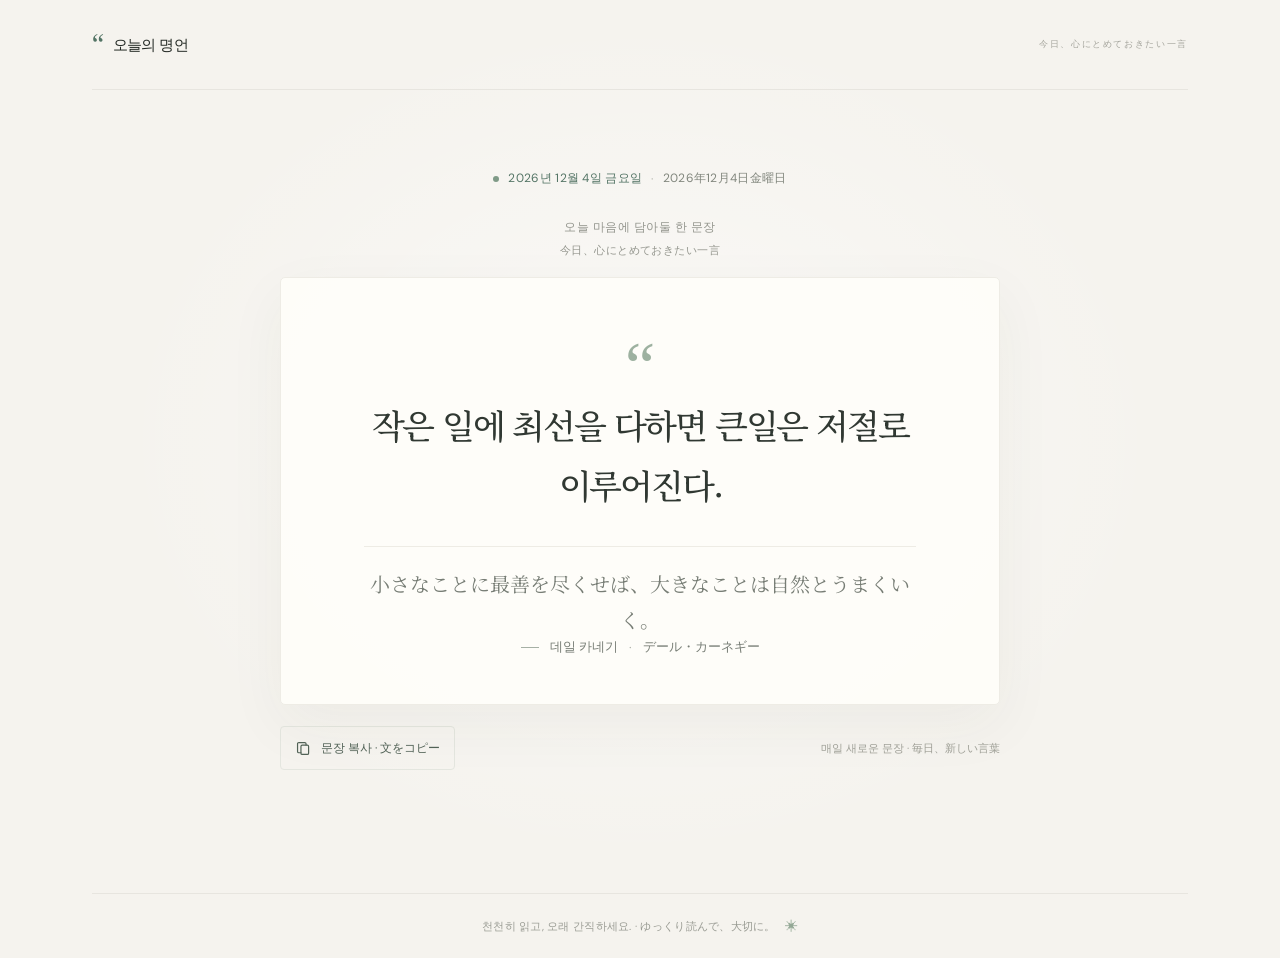
<file: index.html>
<!doctype html>
<html lang="ko">
  <head>
    <meta charset="UTF-8" />
    <meta name="viewport" content="width=device-width, initial-scale=1.0" />
    <meta
      name="description"
      content="오늘의 명언과 일본어 번역을 함께 만나 보세요. 今日の名言と日本語訳をお届けします。"
    />
    <meta name="theme-color" content="#f5f3ee" />
    <title>오늘의 명언</title>
    <link rel="stylesheet" href="./styles.css" />
    <script src="./script.js" defer></script>
  </head>
  <body>
    <main class="page">
      <header class="topbar">
        <a class="wordmark" href="./" aria-label="오늘의 명언 · 今日の名言">
          <span class="wordmark-mark" aria-hidden="true">“</span>
          오늘의 명언
        </a>
        <span class="topbar-note">今日、心にとめておきたい一言</span>
      </header>

      <section class="quote-section" aria-labelledby="page-title">
        <div class="date-line">
          <span class="date-dot" aria-hidden="true"></span>
          <time id="today-date"></time>
          <span class="date-separator" aria-hidden="true">·</span>
          <time id="today-date-ja" lang="ja"></time>
        </div>
        <p class="eyebrow">
          <span>오늘 마음에 담아둘 한 문장</span>
          <span lang="ja">今日、心にとめておきたい一言</span>
        </p>
        <h1 id="page-title" class="visually-hidden">오늘의 명언 · 今日の名言</h1>

        <article class="quote-card" aria-live="polite">
          <span class="quote-mark" aria-hidden="true">“</span>
          <blockquote id="quote-text"></blockquote>
          <p class="quote-translation" id="quote-text-ja" lang="ja"></p>
          <div class="quote-footer">
            <span class="author-rule" aria-hidden="true"></span>
            <cite id="quote-author"></cite>
            <span class="author-separator" aria-hidden="true">·</span>
            <cite id="quote-author-ja" lang="ja"></cite>
          </div>
        </article>

        <div class="card-actions">
          <button class="copy-button" id="copy-button" type="button">
            <svg aria-hidden="true" viewBox="0 0 20 20" fill="none" xmlns="http://www.w3.org/2000/svg">
              <rect x="7" y="6" width="9" height="11" rx="1.5"></rect>
              <path d="M13 6V4.5A1.5 1.5 0 0 0 11.5 3h-7A1.5 1.5 0 0 0 3 4.5v9A1.5 1.5 0 0 0 4.5 15H7"></path>
            </svg>
            <span>문장 복사 · 文をコピー</span>
          </button>
          <span class="daily-note">매일 새로운 문장 · 毎日、新しい言葉</span>
        </div>
        <p class="copy-status" id="copy-status" role="status" aria-live="polite"></p>
        <textarea
          class="copy-fallback"
          id="copy-fallback"
          aria-label="복사할 명언 · コピーする名言"
          readonly
          hidden
        ></textarea>
      </section>

      <footer class="page-footer">
        <span>천천히 읽고, 오래 간직하세요. · ゆっくり読んで、大切に。</span>
        <span class="footer-sparkle" aria-hidden="true">✳</span>
      </footer>
    </main>
  </body>
</html>
</file>
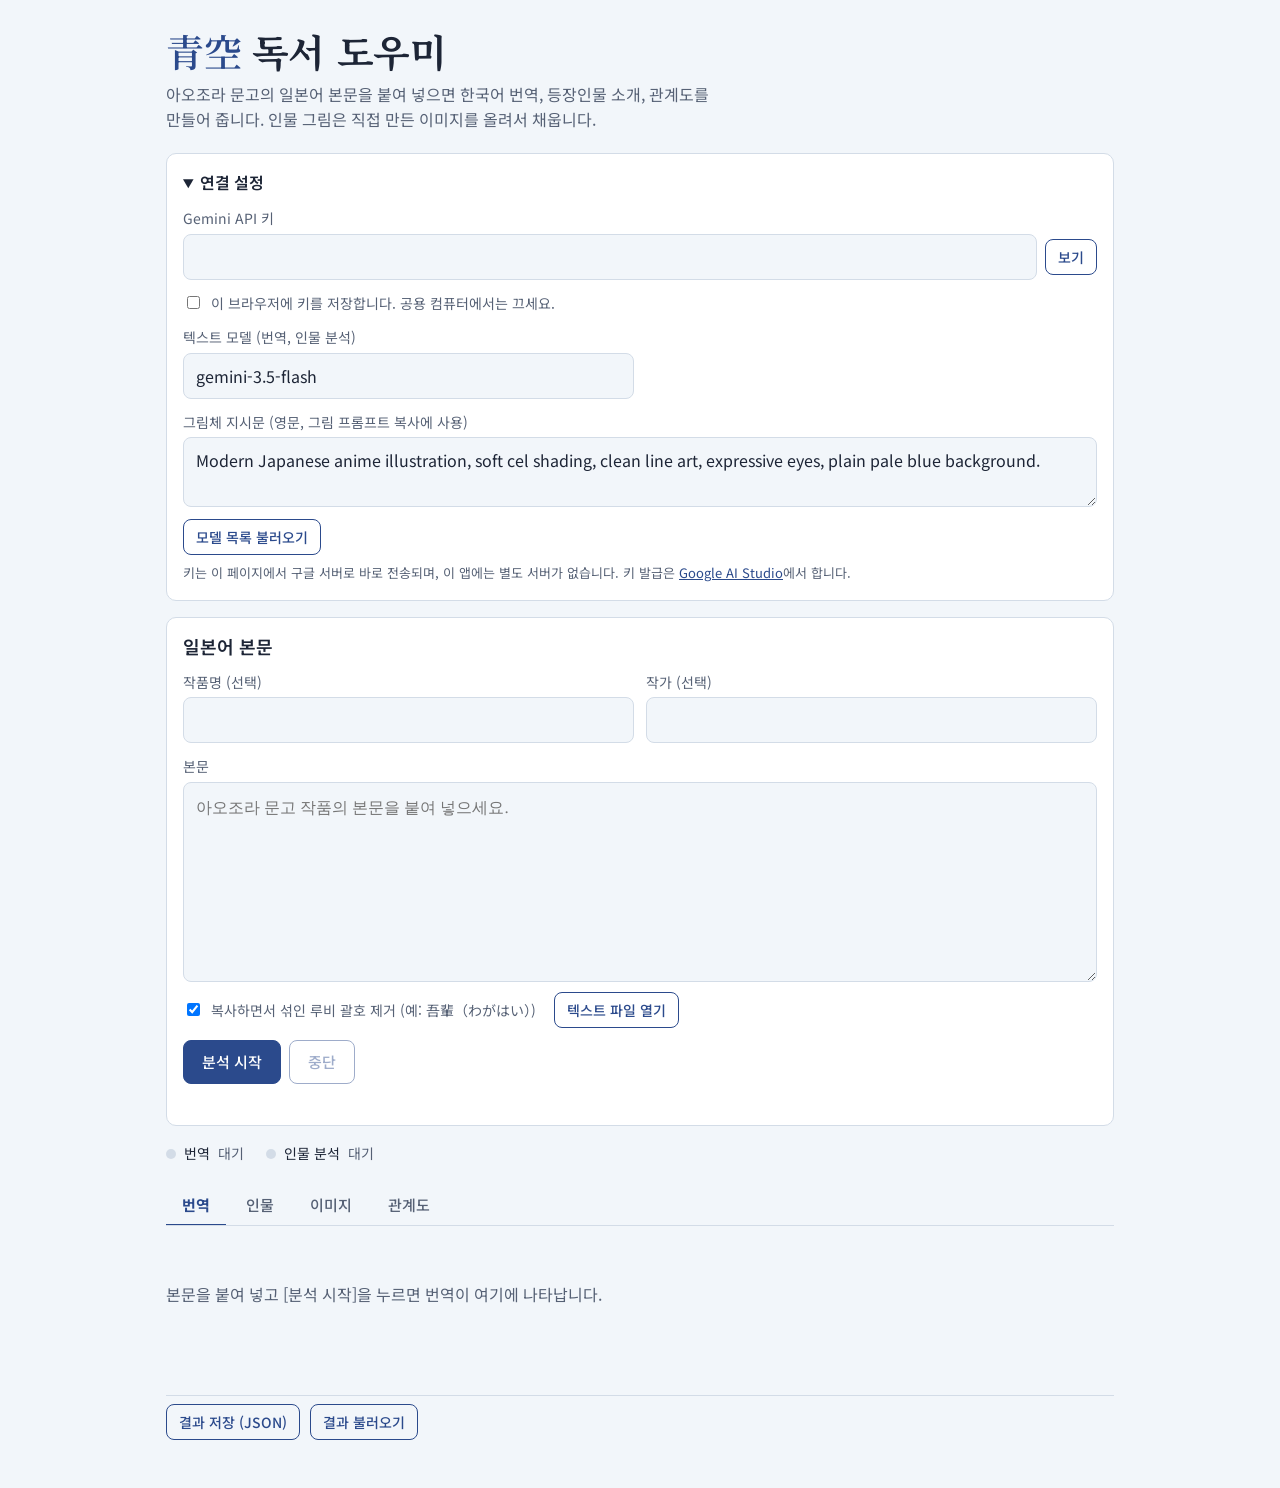
<file: aozora-reader.html>
<!doctype html>
<html lang="ko">
<head>
<meta charset="utf-8">
<meta name="viewport" content="width=device-width, initial-scale=1">
<title>아오조라 독서 도우미</title>
<meta name="description" content="아오조라 문고의 일본어 본문을 붙여 넣으면 한국어 번역과 등장인물 소개를 만들고, 직접 만든 인물 그림을 올려 관계도를 완성하는 웹앱">
<link rel="preconnect" href="https://fonts.googleapis.com">
<link rel="preconnect" href="https://fonts.gstatic.com" crossorigin>
<link href="https://fonts.googleapis.com/css2?family=Noto+Sans+KR:wght@400;500;700&family=Noto+Serif+JP:wght@400;600&family=Noto+Serif+KR:wght@400;600;700&display=swap" rel="stylesheet">
<style>
:root{
  --paper:#f2f6fa; --panel:#ffffff; --ink:#1d2536; --ink2:#566175; --line:#d3dce7;
  --ai:#2b4a8c; --ai-ink:#ffffff; --sora:#cfe5f7; --sora2:#eaf3fb;
  --warn:#b4452f; --ok:#2f7a5b;
  --sans:'Noto Sans KR','Apple SD Gothic Neo','Malgun Gothic',system-ui,sans-serif;
  --serif-ko:'Noto Serif KR','Nanum Myeongjo','Apple Myungjo',serif;
  --serif-ja:'Noto Serif JP','Yu Mincho','Hiragino Mincho ProN',serif;
}
@media (prefers-color-scheme: dark){
  :root{
    --paper:#121a27; --panel:#1a2433; --ink:#e6ecf5; --ink2:#9fb0c6; --line:#2c3a50;
    --ai:#8fb4ff; --ai-ink:#0e1a30; --sora:#1f3350; --sora2:#16253a;
    --warn:#ef8a74; --ok:#6cc9a0;
  }
}
*{box-sizing:border-box}
html{-webkit-text-size-adjust:100%}
body{margin:0;background:var(--paper);color:var(--ink);font:16px/1.6 var(--sans)}
a{color:var(--ai)}
.skip{position:absolute;left:-999px;top:0;background:var(--ai);color:var(--ai-ink);padding:8px 12px;z-index:10}
.skip:focus{left:8px;top:8px}
:focus-visible{outline:2px solid var(--ai);outline-offset:2px}
.wrap{max-width:980px;margin:0 auto;padding:0 16px}
.top{padding:28px 0 4px}
h1{font:700 clamp(26px,5vw,38px)/1.2 var(--serif-ko);margin:0 0 8px;letter-spacing:-.01em}
h1 [lang=ja]{font-family:var(--serif-ja);font-weight:600;color:var(--ai);margin-right:.28em}
.lede{margin:0;color:var(--ink2);max-width:62ch}
h2{font:600 18px/1.4 var(--sans);margin:0 0 10px}
.panel{background:var(--panel);border:1px solid var(--line);border-radius:10px;padding:16px;margin:16px 0}
details.panel>summary{cursor:pointer;font-weight:600;list-style-position:inside}
.grid{display:grid;grid-template-columns:1fr 1fr;gap:12px;margin-top:12px}
.grid .wide{grid-column:1/-1}
label{display:flex;flex-direction:column;gap:4px;font-size:14px;color:var(--ink2)}
label.check{flex-direction:row;align-items:center;gap:8px}
input[type=text],input[type=password],input[type=number],textarea{
  width:100%;font:16px/1.5 var(--sans);color:var(--ink);background:var(--paper);
  border:1px solid var(--line);border-radius:8px;padding:10px 12px}
textarea{resize:vertical}
#src{min-height:200px;font-family:var(--serif-ja);line-height:1.8}
.row{display:flex;gap:8px;align-items:center;flex-wrap:wrap}
.row.end{justify-content:flex-end}
.hint{font-size:13px;color:var(--ink2);margin:8px 0 0}
.btn{font:500 15px/1 var(--sans);min-height:44px;padding:0 18px;border-radius:8px;border:1px solid var(--ai);
  background:var(--ai);color:var(--ai-ink);cursor:pointer}
.btn.ghost{background:transparent;color:var(--ai)}
.btn.small{min-height:36px;padding:6px 12px;font-size:14px;line-height:1.3}
.btn:disabled{opacity:.45;cursor:not-allowed}
.opts{display:flex;flex-wrap:wrap;gap:6px 18px;margin:10px 0}
.steps{list-style:none;margin:0 0 4px;padding:0;display:flex;flex-wrap:wrap;gap:8px 22px}
.steps li{display:flex;align-items:flex-start;gap:8px;font-size:14px}
.steps .n{white-space:nowrap;flex:none}
.dot{width:10px;height:10px;border-radius:50%;background:var(--line);flex:none;margin-top:7px}
.steps li[data-s=busy] .dot{background:var(--ai)}
.steps li[data-s=done] .dot{background:var(--ok)}
.steps li[data-s=error] .dot{background:var(--warn)}
.steps .t{color:var(--ink2);min-width:0;overflow-wrap:anywhere}
#notice{min-height:1.4em;font-size:14px;margin:6px 0 0}
#notice.error{color:var(--warn)}
#notice.ok{color:var(--ok)}
.tabs{display:flex;gap:4px;border-bottom:1px solid var(--line);margin-top:20px;overflow-x:auto}
.tab{font:500 15px/1 var(--sans);padding:12px 16px;border:0;background:none;color:var(--ink2);cursor:pointer;
  border-bottom:2px solid transparent;margin-bottom:-1px;white-space:nowrap}
.tab[aria-selected=true]{color:var(--ai);border-bottom-color:var(--ai);font-weight:700}
.pane{padding:16px 0 40px}
.empty{color:var(--ink2);padding:24px 0}
.toolbar{display:flex;flex-wrap:wrap;gap:10px 16px;align-items:center;margin-bottom:8px}
.para{padding:14px 0;border-bottom:1px solid var(--line)}
.para .ja{font:400 14px/1.8 var(--serif-ja);color:var(--ink2);margin:0 0 6px}
.para .ko{font:400 17px/1.9 var(--serif-ko);margin:0}
.para .ko.missing{color:var(--ink2);font-family:var(--sans);font-size:14px}
.para .ko.fail{color:var(--warn);font-family:var(--sans);font-size:14px}
.hide-ja .para .ja{display:none}
.cards{display:grid;grid-template-columns:repeat(auto-fill,minmax(270px,1fr));gap:14px}
.card{background:var(--panel);border:1px solid var(--line);border-radius:10px;padding:14px;display:flex;flex-direction:column;gap:8px}
.card .head{display:flex;gap:12px;align-items:center}
.avatar{width:56px;height:56px;border-radius:50%;flex:none;background:var(--sora);overflow:hidden;
  display:grid;place-items:center;font:600 22px var(--serif-ko);color:var(--ai);border:2px solid var(--line)}
.avatar img{width:100%;height:100%;object-fit:cover;display:block}
.card h3{margin:0;font:700 17px/1.3 var(--serif-ko)}
.card .sub{font-size:13px;color:var(--ink2)}
.pill{display:inline-block;font-size:12px;padding:2px 8px;border-radius:999px;border:1px solid var(--line);color:var(--ink2);margin-left:6px;vertical-align:2px}
.card dl{margin:0;display:grid;gap:6px}
.card dt{font-size:12px;color:var(--ink2)}
.card dd{margin:0;font-size:15px}
.imggrid{display:grid;grid-template-columns:repeat(auto-fill,minmax(250px,1fr));gap:14px;align-items:start}
figure.shot{margin:0 auto;width:100%;max-width:300px;aspect-ratio:9/16;border-radius:8px;overflow:hidden;background:var(--sora2);
  border:2px dashed var(--ink2);position:relative}
figure.shot.filled{border:1px solid var(--line)}
figure.shot img{position:absolute;inset:0;width:100%;height:100%;object-fit:contain;display:block}
.slotbtn{position:absolute;inset:0;width:100%;height:100%;border:0;background:none;color:var(--ink2);font:14px/1.5 var(--sans);cursor:pointer;
  display:flex;flex-direction:column;align-items:center;justify-content:center;gap:6px;padding:12px;text-align:center}
.slotbtn .plus{font-size:36px;line-height:1;color:var(--ai)}
.slotbtn:hover,.pslot:hover{background:var(--sora)}
.prow{display:flex;gap:12px;align-items:center;padding-top:10px;border-top:1px solid var(--line)}
.pslot{width:76px;height:76px;border-radius:50%;flex:none;position:relative;overflow:hidden;background:var(--sora2);border:2px dashed var(--ink2);
  padding:0;cursor:pointer;color:var(--ai);font:400 30px/1 var(--sans)}
.pslot.filled{border:2px solid var(--line)}
.pslot img{width:100%;height:100%;object-fit:cover;display:block}
.pcol{display:flex;flex-direction:column;gap:6px;min-width:0}
.pcol b{font-size:13px;font-weight:600}
.lede,.hint,.slotbtn,.pcol b{word-break:keep-all;overflow-wrap:anywhere}
.pcol .row{gap:6px}
.dropping{outline:2px dashed var(--ai);outline-offset:2px}
.modal{position:fixed;inset:0;z-index:50;background:rgba(10,16,28,.6);display:grid;place-items:center;padding:16px}
.modal .box{background:var(--panel);color:var(--ink);border:1px solid var(--line);border-radius:12px;padding:16px;width:min(100%,360px);display:flex;flex-direction:column;gap:12px}
.modal h2{margin:0}
.stage{position:relative;margin:0 auto;overflow:hidden;background:var(--sora2);touch-action:none;cursor:grab;border-radius:6px;user-select:none;-webkit-user-select:none}
.stage:active{cursor:grabbing}
.stage img{position:absolute;left:0;top:0;max-width:none;pointer-events:none}
.stage .ring{position:absolute;inset:0;border-radius:50%;box-shadow:0 0 0 400px rgba(10,16,28,.55);border:2px solid #fff;pointer-events:none}
.modal input[type=range]{width:100%}
.card{min-width:0}
.card details p{margin:6px 0 0;font-size:12px}
.banner{border:1px solid var(--warn);color:var(--warn);border-radius:8px;padding:10px 12px;margin:0 0 12px;overflow-wrap:anywhere}
.banner details p{margin:6px 0 0;font-size:13px;color:var(--ink2)}
.badge{font-size:12px;color:var(--ink2)}
.badge.warn{color:var(--warn)}
.badge{overflow-wrap:anywhere}
.card details summary{cursor:pointer;font-size:13px;color:var(--ink2)}
.card textarea{font-size:14px;margin-top:6px}
.sky{background:linear-gradient(180deg,var(--sora) 0%,var(--sora2) 100%);border:1px solid var(--line);border-radius:12px;overflow:auto}
.sky svg{display:block;width:100%;min-width:640px;height:auto}
.scrollhint{display:none;font-size:13px;color:var(--ink2);margin:6px 0 0}
@media (max-width:700px){.scrollhint{display:block}}
.node{cursor:pointer}
.relist{list-style:none;margin:16px 0 0;padding:0;display:grid;gap:8px}
.relist li{padding:10px 12px;border:1px solid var(--line);border-radius:8px;background:var(--panel);font-size:15px}
.relist .lab{font-weight:700;color:var(--ai);margin:0 6px}
.relist .det{display:block;font-size:13px;color:var(--ink2);margin-top:2px}
.detail{margin-top:14px}
.foot{display:flex;flex-wrap:wrap;gap:10px;padding:8px 0 48px;border-top:1px solid var(--line);margin-top:8px}
@media (max-width:640px){.grid{grid-template-columns:1fr}}
@media (prefers-reduced-motion:reduce){*{scroll-behavior:auto!important}}
</style>
</head>
<body>
<a class="skip" href="#input">입력창으로 건너뛰기</a>
<header class="top">
  <div class="wrap">
    <h1><span lang="ja">青空</span>독서 도우미</h1>
    <p class="lede">아오조라 문고의 일본어 본문을 붙여 넣으면 한국어 번역, 등장인물 소개, 관계도를 만들어 줍니다. 인물 그림은 직접 만든 이미지를 올려서 채웁니다.</p>
  </div>
</header>

<main class="wrap">
  <details id="settings" class="panel">
    <summary>연결 설정</summary>
    <div class="grid">
      <label class="wide">Gemini API 키
        <span class="row">
          <input id="apiKey" type="password" autocomplete="off" spellcheck="false" style="flex:1;min-width:200px">
          <button type="button" id="toggleKey" class="btn ghost small">보기</button>
        </span>
      </label>
      <label class="check wide"><input type="checkbox" id="remember"> 이 브라우저에 키를 저장합니다. 공용 컴퓨터에서는 끄세요.</label>
      <label>텍스트 모델 (번역, 인물 분석)
        <input id="textModel" type="text" list="textModels" autocomplete="off" spellcheck="false">
      </label>
      <label class="wide">그림체 지시문 (영문, 그림 프롬프트 복사에 사용)
        <textarea id="style" rows="2"></textarea>
      </label>
      <div class="row wide">
        <button type="button" id="loadModels" class="btn ghost small">모델 목록 불러오기</button>
        <span id="modelMsg" class="hint" style="margin:0" aria-live="polite"></span>
      </div>
    </div>
    <datalist id="textModels"></datalist>
    <p class="hint">키는 이 페이지에서 구글 서버로 바로 전송되며, 이 앱에는 별도 서버가 없습니다. 키 발급은 <a href="https://aistudio.google.com/apikey" target="_blank" rel="noopener">Google AI Studio</a>에서 합니다.</p>
  </details>

  <section class="panel" id="input" aria-labelledby="inputH">
    <h2 id="inputH">일본어 본문</h2>
    <div class="grid">
      <label>작품명 (선택)<input id="workTitle" type="text" autocomplete="off"></label>
      <label>작가 (선택)<input id="workAuthor" type="text" autocomplete="off"></label>
    </div>
    <label style="margin-top:12px">본문
      <textarea id="src" lang="ja" placeholder="아오조라 문고 작품의 본문을 붙여 넣으세요."></textarea>
    </label>
    <div class="opts">
      <label class="check"><input type="checkbox" id="optRuby" checked> 복사하면서 섞인 루비 괄호 제거 (예: 吾輩（わがはい）)</label>
      <label class="check"><span class="btn ghost small" style="display:inline-flex;align-items:center"><input id="fileIn" type="file" accept=".txt,text/plain" style="display:none">텍스트 파일 열기</span></label>
    </div>
    <p id="estimate" class="hint" style="margin-top:0"></p>
    <div class="row" style="margin-top:12px">
      <button type="button" id="go" class="btn">분석 시작</button>
      <button type="button" id="stop" class="btn ghost" disabled>중단</button>
    </div>
    <p id="notice" role="status" aria-live="polite"></p>
  </section>

  <ul class="steps" id="steps" aria-label="진행 상태"></ul>

  <div class="tabs" role="tablist" aria-label="결과" id="tabs"></div>
  <div class="pane" id="pane" role="tabpanel" tabindex="0"></div>

  <div class="foot">
    <button type="button" id="saveJson" class="btn ghost small">결과 저장 (JSON)</button>
    <label class="check"><span class="btn ghost small" style="display:inline-flex;align-items:center"><input id="loadJson" type="file" accept=".json,application/json" style="display:none">결과 불러오기</span></label>
  </div>
</main>
<input id="portraitFile" type="file" accept="image/png,image/jpeg,image/webp,image/gif" hidden>
<input id="profileFile" type="file" accept="image/png,image/jpeg,image/webp,image/gif" hidden>
<noscript><p class="wrap">이 앱은 자바스크립트가 필요합니다.</p></noscript>

<script>
(() => {
'use strict';

/* ================= 유틸 ================= */
const $ = (s, r = document) => r.querySelector(s);
const SVG_NS = 'http://www.w3.org/2000/svg';
const sleep = (ms, signal) => new Promise((res, rej) => {
  const t = setTimeout(res, ms);
  if (signal) signal.addEventListener('abort', () => { clearTimeout(t); rej(new DOMException('중단됨', 'AbortError')); }, { once: true });
});
function build(create, tag, props, kids) {
  const e = create(tag);
  for (const [k, v] of Object.entries(props || {})) {
    if (v == null || v === false) continue;
    if (k === 'class') e.setAttribute('class', v);
    else if (k === 'text') e.textContent = v;
    else if (k.startsWith('on')) e.addEventListener(k.slice(2).toLowerCase(), v);
    else e.setAttribute(k, v === true ? '' : v);
  }
  for (const kid of kids.flat()) {
    if (kid == null || kid === false) continue;
    e.append(kid.nodeType ? kid : document.createTextNode(String(kid)));
  }
  return e;
}
const h = (tag, props, ...kids) => build(t => document.createElement(t), tag, props, kids);
const sv = (tag, props, ...kids) => build(t => document.createElementNS(SVG_NS, t), tag, props, kids);
const store = {
  get(k, d) { try { const v = localStorage.getItem(k); return v == null ? d : v; } catch { return d; } },
  set(k, v) { try { localStorage.setItem(k, v); } catch { /* 저장 불가 환경 */ } },
  del(k) { try { localStorage.removeItem(k); } catch { /* 저장 불가 환경 */ } }
};
function download(name, blob) {
  const url = URL.createObjectURL(blob);
  const a = h('a', { href: url, download: name });
  document.body.append(a); a.click(); a.remove();
  setTimeout(() => URL.revokeObjectURL(url), 2000);
}
const raf = window.requestAnimationFrame ? f => window.requestAnimationFrame(f) : f => setTimeout(f, 16);

/* ================= 설정 ================= */
const DEFAULT_STYLE = 'Modern Japanese anime illustration, soft cel shading, clean line art, expressive eyes, plain pale blue background.';
const OLD_DEFAULT_STYLE = 'Modern Japanese anime illustration, soft cel shading, clean line art, expressive eyes, head-and-shoulders portrait, plain pale blue background.';
/* 기본값은 gemini-3.5-flash. gemini-3.8-flash는 오류가 나서 기본값에서 뺐다. */
const TEXT_MODELS = ['gemini-3.5-flash', 'gemini-3.5-flash-lite', 'gemini-3.6-flash', 'gemini-3.1-flash-lite', 'gemini-3.8-flash', 'gemini-4-argon'];
const BROKEN_MODELS = ['gemini-3.8-flash'];
const API_BASES = ['https://generativelanguage.googleapis.com/v1beta', 'https://generativelanguage.googleapis.com/v1'];
const ANALYSIS_LIMIT = 200000;
const MAX_CHARACTERS = 12;
const TIMEOUTS = { text: 90000, analysis: 180000 };

const cfg = {
  remember: store.get('aozora.remember', '0') === '1',
  key: '',
  textModel: (v => (BROKEN_MODELS.includes(v) ? TEXT_MODELS[0] : v))(store.get('aozora.textModel', TEXT_MODELS[0])),
  style: (v => (v === OLD_DEFAULT_STYLE ? DEFAULT_STYLE : v))(store.get('aozora.style', DEFAULT_STYLE))
};
if (cfg.remember) cfg.key = store.get('aozora.key', '');

/* ================= 상태 ================= */
const freshSteps = () => ({
  translate: { state: 'idle', done: 0, total: 0, msg: '', detail: '', note: '', startedAt: 0 },
  analyze: { state: 'idle', done: 0, total: 0, msg: '', detail: '', note: '', startedAt: 0 }
});
const state = {
  paragraphs: [], characters: [], relations: [], setting: '', selected: null,
  meta: { title: '', author: '' }, steps: freshSteps(),
  running: false, abort: null, tab: 'translate', showJa: true
};

/* ================= 텍스트 정리 ================= */
function cleanAozora(raw, opts = {}) {
  const stripRubyParen = opts.stripRubyParen !== false;
  let t = String(raw || '').replace(/^﻿/, '').replace(/\r\n?/g, '\n');
  t = t.replace(/-{20,}\n【テキスト中に現れる記号について】[\s\S]*?\n-{20,}\n?/, '');
  const foot = t.search(/^底本[：:]/m);
  if (foot >= 0) t = t.slice(0, foot);
  t = t.replace(/※［＃[^］\n]*］/g, '');
  t = t.replace(/［＃[^］\n]*］/g, '');
  t = t.replace(/《[^》\n]*》/g, '');
  t = t.replace(/｜/g, '');
  if (stripRubyParen) t = t.replace(/([一-鿿々〆ヶ])（[ぁ-ゖァ-ヺー・]+）/g, '$1');
  t = t.replace(/^[ \t　]+/gm, '').replace(/[ \t　]+$/gm, '');
  t = t.replace(/\n{3,}/g, '\n\n').trim();
  return t;
}
const splitParagraphs = t => t.split(/\n+/).map(s => s.trim()).filter(Boolean);
function makeChunks(indices, paras, maxChars = 1600, maxCount = 30) {
  const chunks = []; let cur = []; let len = 0;
  for (const i of indices) {
    const l = paras[i].ja.length;
    if (cur.length && (len + l > maxChars || cur.length >= maxCount)) { chunks.push(cur); cur = []; len = 0; }
    cur.push(i); len += l;
  }
  if (cur.length) chunks.push(cur);
  return chunks;
}
async function readTextFile(file) {
  const buf = await file.arrayBuffer();
  try { return new TextDecoder('utf-8', { fatal: true }).decode(buf); }
  catch { return new TextDecoder('shift_jis').decode(buf); }
}

/* ================= Gemini 호출 ================= */
class ApiError extends Error {
  constructor(status, msg, detail) { super(status ? `${msg} (${status})` : msg); this.status = status; this.detail = detail || ''; }
}
const shorten = (s, n = 160) => { s = String(s || ''); return s.length > n ? `${s.slice(0, n)}…` : s; };
const noThinking = new Set();
// 사고 수준: 번역처럼 추론이 필요 없는 작업의 대기 시간을 줄인다. 모델별 허용값은 공식 문서(thinking) 기준.
function thinkingConfigFor(model) {
  const m = String(model || '');
  if (noThinking.has(m)) return undefined;
  if (/^gemini-(3\.8|4)/.test(m)) return { thinkingLevel: 'low' };            // 3.8 Flash와 4는 minimal이 오류
  if (/flash-lite/.test(m)) return undefined;                                  // Flash-Lite는 기본값이 minimal
  if (/^gemini-3(\.\d+)?-flash/.test(m)) return { thinkingLevel: 'minimal' };  // 3 Flash, 3.6 Flash
  return undefined;                                                            // 2.5 등은 기본값 유지
}
function fmtWait(sec) {
  sec = Math.ceil(sec);
  if (sec >= 3600) return `${Math.floor(sec / 3600)}시간 ${Math.round((sec % 3600) / 60)}분`;
  if (sec >= 60) return `${Math.round(sec / 60)}분`;
  return `${sec}초`;
}
function retryDelaySec(err) {
  for (const x of (err && err.details) || []) {
    if (x && /RetryInfo/.test(String(x['@type'] || '')) && x.retryDelay) {
      const m = String(x.retryDelay).match(/([\d.]+)s/);
      if (m) return Number(m[1]);
    }
  }
  return null;
}
async function fetchWithTimeout(url, init, signal, timeoutMs) {
  const ctl = new AbortController();
  let timedOut = false;
  const onAbort = () => ctl.abort();
  if (signal) signal.addEventListener('abort', onAbort, { once: true });
  const timer = setTimeout(() => { timedOut = true; ctl.abort(); }, timeoutMs);
  try { return await fetch(url, { ...init, signal: ctl.signal }); }
  catch (e) {
    if (timedOut) throw new ApiError(0, `응답이 ${Math.round(timeoutMs / 1000)}초 안에 오지 않았습니다`);
    throw e;
  } finally {
    clearTimeout(timer);
    if (signal) signal.removeEventListener('abort', onAbort);
  }
}
async function gemini(model, body, signal, opts = {}) {
  if (!cfg.key) throw new ApiError(0, 'API 키가 없습니다');
  const timeoutMs = opts.timeoutMs || TIMEOUTS.text;
  const note = opts.onStatus || (() => {});
  let last;
  for (let b = 0; b < API_BASES.length; b++) {
    const url = `${API_BASES[b]}/models/${encodeURIComponent(model)}:generateContent`;
    for (let attempt = 0; attempt < 3; attempt++) {
      if (signal && signal.aborted) throw new DOMException('중단됨', 'AbortError');
      let res;
      try {
        res = await fetchWithTimeout(url, {
          method: 'POST',
          headers: { 'Content-Type': 'application/json', 'x-goog-api-key': cfg.key },
          body: JSON.stringify(body)
        }, signal, timeoutMs);
      } catch (e) {
        if (e.name === 'AbortError' || e instanceof ApiError) throw e;
        last = new ApiError(0, '네트워크 오류. 연결 상태를 확인하세요');
        if (attempt < 2) { const w = 2 * 2 ** attempt; note(`네트워크 오류, ${w}초 뒤 재시도 (${attempt + 1}/2)`); await sleep(w * 1000, signal); continue; }
        break;
      }
      if (res.ok) return res.json();
      const info = await res.json().catch(() => ({}));
      const err = (info && info.error) || {};
      const msg = err.message || res.statusText || '요청 실패';
      if (res.status === 404) { last = new ApiError(404, `모델을 찾을 수 없습니다: ${model}`); break; }
      if (res.status === 400 && body.generationConfig && body.generationConfig.thinkingConfig && /thinking/i.test(msg)) {
        delete body.generationConfig.thinkingConfig; noThinking.add(String(model));
        note('이 모델은 사고 설정을 지원하지 않아 기본값으로 다시 요청합니다'); attempt--; continue;
      }
      if (res.status === 429 && /limit:\s*0(?![\d.])/.test(msg)) throw new ApiError(429, `이 키(무료 등급)에서는 ${model} 모델의 사용 한도가 0입니다. 다른 모델을 고르거나 결제를 설정해야 합니다.`, msg);
      if ([429, 500, 502, 503, 504].includes(res.status) && attempt < 2) {
        const delay = retryDelaySec(err) ?? 2 * 2 ** attempt;
        if (res.status === 429 && delay > 45) throw new ApiError(429, `요청 한도를 넘었습니다. 약 ${fmtWait(delay)} 뒤에 다시 시도하세요`, msg);
        note(`서버 응답 ${res.status}, ${Math.ceil(delay)}초 뒤 재시도 (${attempt + 1}/2)`);
        await sleep(delay * 1000, signal); continue;
      }
      throw new ApiError(res.status, shorten(msg), msg.length > 160 ? msg : '');
    }
  }
  throw last || new ApiError(0, '요청 실패');
}
function textOf(res) {
  if (res && res.promptFeedback && res.promptFeedback.blockReason) throw new ApiError(0, `요청이 차단되었습니다: ${res.promptFeedback.blockReason}`);
  const cand = res && res.candidates && res.candidates[0];
  if (!cand) throw new ApiError(0, '응답이 비어 있습니다');
  return ((cand.content && cand.content.parts) || []).filter(p => typeof p.text === 'string' && !p.thought).map(p => p.text).join('');
}
function parseJSON(text) {
  let s = String(text || '').trim().replace(/^```(?:json)?\s*/i, '').replace(/\s*```$/, '');
  try { return JSON.parse(s); } catch { /* 아래에서 다시 시도 */ }
  const a = Math.min(...['[', '{'].map(c => { const i = s.indexOf(c); return i < 0 ? Infinity : i; }));
  const z = Math.max(s.lastIndexOf(']'), s.lastIndexOf('}'));
  if (a !== Infinity && z > a) { try { return JSON.parse(s.slice(a, z + 1)); } catch { /* 실패 처리 */ } }
  throw new ApiError(0, '응답을 해석하지 못했습니다');
}
async function pool(items, limit, worker, signal) {
  let i = 0;
  const run = async () => {
    while (i < items.length) {
      if (signal && signal.aborted) return;
      const idx = i++;
      await worker(items[idx], idx);
    }
  };
  await Promise.all(Array.from({ length: Math.min(limit, items.length) }, run));
}

/* ================= 번역 ================= */
const workHint = () => {
  const { title, author } = state.meta;
  if (!title && !author) return '';
  return `Context: this text is from ${title ? `"${title}"` : 'a work'}${author ? ` by ${author}` : ''}.`;
};
async function translateChunk(chunk, signal) {
  const lines = chunk.map(i => `[${i + 1}] ${state.paragraphs[i].ja}`).join('\n');
  const prompt = [
    'Translate the following Japanese literary text into natural, faithful Korean for readers of literature.',
    workHint(),
    '- Translate every numbered paragraph and keep its number. Never merge, split, skip, summarize, or add comments.',
    '- Preserve tone, register, dialogue, and rhythm. Convert 「」 and 『』 into Korean-style quotation marks.',
    '- Render Japanese personal and place names in Korean using the standard Korean transliteration of Japanese, consistently.',
    '- Output ONLY JSON: [{"n": <paragraph number>, "ko": "<Korean translation>"}, ...]',
    '',
    'Paragraphs:',
    lines
  ].filter(Boolean).join('\n');
  const st = state.steps.translate;
  const tc = thinkingConfigFor(cfg.textModel);
  const res = await gemini(cfg.textModel, {
    contents: [{ role: 'user', parts: [{ text: prompt }] }],
    generationConfig: { responseMimeType: 'application/json', temperature: 0.3, ...(tc ? { thinkingConfig: tc } : {}) }
  }, signal, { timeoutMs: TIMEOUTS.text, onStatus: m => { st.note = m; schedule(); } });
  st.note = '';
  let arr = parseJSON(textOf(res));
  if (!Array.isArray(arr) && arr && typeof arr === 'object') arr = Object.values(arr).find(Array.isArray);
  if (!Array.isArray(arr)) throw new ApiError(0, '번역 응답 형식이 올바르지 않습니다');
  const set = new Set(chunk);
  for (const it of arr) {
    const n = Number(it && it.n) - 1;
    if (set.has(n) && typeof it.ko === 'string' && it.ko.trim()) {
      state.paragraphs[n].ko = it.ko.trim(); state.paragraphs[n].err = false;
    }
  }
  chunk.forEach(i => { if (!state.paragraphs[i].ko) state.paragraphs[i].err = true; });
}
async function runTranslation(onlyMissing) {
  const st = state.steps.translate; const sig = state.abort.signal;
  const idx = state.paragraphs.map((_, i) => i).filter(i => !onlyMissing || !state.paragraphs[i].ko);
  const chunks = makeChunks(idx, state.paragraphs);
  Object.assign(st, { state: chunks.length ? 'busy' : 'done', done: 0, total: chunks.length, msg: '', detail: '', note: '', startedAt: Date.now() });
  let failed = 0; schedule();
  try {
    await pool(chunks, 2, async chunk => {
      try { await translateChunk(chunk, sig); }
      catch (e) {
        if (e.name === 'AbortError') throw e;
        failed++; st.msg = e.message; st.detail = e.detail || ''; chunk.forEach(i => { state.paragraphs[i].err = true; });
      }
      st.done++; schedule();
    }, sig);
  } catch (e) { if (e.name !== 'AbortError') throw e; }
  const missing = idx.filter(i => !state.paragraphs[i].ko).length;
  if (sig.aborted) { st.state = 'idle'; st.msg = '중단됨'; }
  else if (missing) { st.state = 'error'; st.msg = `${missing}개 문단 번역 실패${st.msg ? `: ${st.msg}` : ''}`; }
  else { st.state = 'done'; st.msg = ''; }
  schedule();
}

/* ================= 인물 분석 ================= */
async function runAnalysis() {
  const st = state.steps.analyze; const sig = state.abort.signal;
  Object.assign(st, { state: 'busy', done: 0, total: 1, msg: '', detail: '', note: '', startedAt: Date.now() }); schedule();
  try {
    const full = state.paragraphs.map(p => p.ja).join('\n');
    const text = full.length > ANALYSIS_LIMIT ? full.slice(0, ANALYSIS_LIMIT) : full;
    const prompt = [
      'You are a literary analyst helping Korean students read Japanese literature.',
      `Read the Japanese text below (from Aozora Bunko). ${workHint()}`,
      'Extract its characters and the relationships between them.',
      '',
      'Rules:',
      '- Use ONLY what the provided text says. Do not add facts from outside knowledge of the work and do not guess. If something is not in the text, leave it out or use an empty string.',
      '- NO SPOILERS. Describe each character as a reader meeting them for the first time. Never reveal the ending, deaths, betrayals, secrets, twists, or anything that happens late in the story. Relationship labels must be stable relationship types (for example 부부, 친구, 스승과 제자, 주인과 하인), never plot events.',
      `- Include at most ${MAX_CHARACTERS} characters, from most to least important. If the first-person narrator acts as a character, include them (name_ko "화자(나)", name_ja as written, such as 私). Skip crowds and unnamed extras unless central.`,
      '- Korean fields must be natural Korean. name_ja is as written in the text; name_ko is the standard Korean transliteration of the Japanese reading; reading is in hiragana.',
      '- role: one or two Korean words (주인공, 화자, 조연 ...). importance: 1 main, 2 supporting, 3 minor.',
      '- personality: 2 to 4 Korean trait keywords followed by one short sentence, based on how the character speaks and acts in the text.',
      '- summary: 1 or 2 Korean sentences, no spoilers.',
      '- appearance: English description for drawing a portrait (apparent age, gender, hair, clothing, expression). Use only details supported by the text or by its era and setting, and do not invent distinctive features. Set appearance_from_text to true only if the text itself describes the character\'s looks.',
      '- setting: a short English phrase for the era and place if the text states it (for example "Meiji-era Tokyo"), otherwise "".',
      '- relations: use the ids you assigned; label is a Korean relationship name of 2 to 6 characters; detail is one short Korean phrase without spoilers.',
      '- Output ONLY JSON in this shape:',
      '{"setting":"","characters":[{"id":"c1","name_ja":"","name_ko":"","reading":"","role":"","importance":1,"personality":"","summary":"","appearance":"","appearance_from_text":false}],"relations":[{"from":"c1","to":"c2","label":"","detail":""}]}',
      '',
      'TEXT:',
      text
    ].join('\n');
    const res = await gemini(cfg.textModel, {
      contents: [{ role: 'user', parts: [{ text: prompt }] }],
      generationConfig: { responseMimeType: 'application/json', temperature: 0.2 }
    }, sig, { timeoutMs: TIMEOUTS.analysis, onStatus: m => { st.note = m; schedule(); } });
    const data = parseJSON(textOf(res));
    applyAnalysis(data);
    st.state = 'done'; st.done = 1;
    st.msg = full.length > ANALYSIS_LIMIT ? `앞 ${ANALYSIS_LIMIT.toLocaleString()}자 기준으로 분석했습니다` : '';
  } catch (e) {
    if (e.name === 'AbortError') { st.state = 'idle'; st.msg = '중단됨'; }
    else { st.state = 'error'; st.msg = e.message; st.detail = e.detail || ''; }
  }
  schedule();
}
function applyAnalysis(data) {
  const src = (data && Array.isArray(data.characters)) ? data.characters : [];
  if (!src.length) throw new ApiError(0, '등장인물을 찾지 못했습니다');
  const str = v => (v == null ? '' : String(v).trim());
  const lookup = new Map();
  state.characters = src.slice(0, MAX_CHARACTERS).map((c, i) => {
    const id = `c${i}`;
    [c.id, c.name_ja, c.name_ko].map(str).filter(Boolean).forEach(k => { if (!lookup.has(k)) lookup.set(k, id); });
    const imp = Number(c.importance);
    return {
      id, name_ja: str(c.name_ja), name_ko: str(c.name_ko) || str(c.name_ja) || `인물 ${i + 1}`,
      reading: str(c.reading), role: str(c.role), importance: [1, 2, 3].includes(imp) ? imp : 2,
      personality: str(c.personality), summary: str(c.summary), appearance: str(c.appearance),
      appearanceKnown: c.appearance_from_text === true,
      portrait: null, portraitSize: null, profile: null, upErr: ''
    };
  });
  state.setting = str(data.setting);
  const seen = new Set();
  state.relations = (Array.isArray(data.relations) ? data.relations : []).map(r => ({
    from: lookup.get(str(r.from)), to: lookup.get(str(r.to)), label: str(r.label), detail: str(r.detail)
  })).filter(r => r.from && r.to && r.from !== r.to && r.label).filter(r => {
    const k = `${r.from}|${r.to}|${r.label}`; if (seen.has(k)) return false; seen.add(k); return true;
  });
  state.selected = null;
}

/* ================= 그림 프롬프트 (직접 생성용) ================= */
function promptBase(c) {
  const look = c.appearance || `a ${c.role || 'character'} from a Japanese literary work`;
  const era = state.setting ? ` Setting: ${state.setting}.` : '';
  return `${look}${era} ${cfg.style}`;
}
const portraitPrompt = c => `Illustration of a fictional character from a Japanese literary work. ${promptBase(c)} Vertical 9:16 composition, the character centered in frame, no text, no letters, no watermark, no other people.`;
const profilePrompt = c => `Face portrait of a fictional character from a Japanese literary work. ${promptBase(c)} Square 1:1 composition, face centered and large in frame so it works as a small round profile picture, no text, no letters, no watermark, no other people.`;

/* ================= 파이프라인 ================= */
function requireKey() {
  if (cfg.key) return true;
  notice('API 키를 먼저 입력하세요.', 'error'); $('#settings').open = true; $('#apiKey').focus();
  return false;
}
let noticeTimer = 0;
function notice(msg, kind) {
  const n = $('#notice'); n.textContent = msg; n.className = kind || '';
  clearTimeout(noticeTimer); if (msg) noticeTimer = setTimeout(() => { n.textContent = ''; }, 12000);
}
async function startAnalysis() {
  if (state.running) return;
  if (!requireKey()) return;
  const cleaned = cleanAozora($('#src').value, { stripRubyParen: $('#optRuby').checked });
  const paras = splitParagraphs(cleaned);
  if (!paras.length) { notice('일본어 본문을 붙여 넣으세요.', 'error'); return; }
  if (!/[぀-ヿ一-鿿]/.test(cleaned)) { notice('일본어 본문으로 보이지 않습니다. 내용을 확인하세요.', 'error'); return; }
  state.paragraphs = paras.map(ja => ({ ja, ko: null, err: false }));
  state.characters = []; state.relations = []; state.setting = ''; state.selected = null;
  state.meta = { title: $('#workTitle').value.trim(), author: $('#workAuthor').value.trim() };
  state.steps = freshSteps(); state.running = true; state.abort = new AbortController();
  notice(''); renderAll();
  try { await Promise.all([runTranslation(false), runAnalysis()]); }
  catch (e) { notice(e.message, 'error'); }
  finally {
    const aborted = state.abort.signal.aborted;
    state.running = false; state.abort = null; renderAll();
    if (aborted) notice('중단했습니다.', '');
    else if (state.steps.translate.state === 'done' && state.steps.analyze.state === 'done') notice('번역과 인물 분석을 마쳤습니다. 이미지 탭에서 직접 만든 그림을 올릴 수 있습니다.', 'ok');
  }
}
async function retryMissing() {
  if (state.running || !requireKey()) return;
  state.running = true; state.abort = new AbortController(); renderAll();
  try { await runTranslation(true); } catch (e) { notice(e.message, 'error'); }
  state.running = false; state.abort = null; renderAll();
}
async function retryAnalysis() {
  if (state.running || !requireKey() || !state.paragraphs.length) return;
  state.running = true; state.abort = new AbortController(); renderAll();
  try { await runAnalysis(); } catch (e) { notice(e.message, 'error'); }
  state.running = false; state.abort = null; renderAll();
}
function stopAll() {
  if (state.abort) state.abort.abort();
}

/* ================= 관계도 레이아웃 ================= */
function forceLayout(n, edges, W, H, R) {
  if (n === 0) return [];
  if (n === 1) return [{ x: W / 2, y: H / 2 }];
  const pos = Array.from({ length: n }, (_, i) => {
    const a = -Math.PI / 2 + 2 * Math.PI * i / n;
    return { x: W / 2 + Math.cos(a) * (W / 2 - R * 2.2), y: H / 2 + Math.sin(a) * (H / 2 - R * 2.4) };
  });
  const k = Math.sqrt(((W - 2 * R) * (H - 2 * R)) / n) * 0.85;
  let temp = W / 8;
  const clamp = p => { p.x = Math.max(R + 12, Math.min(W - R - 12, p.x)); p.y = Math.max(R + 12, Math.min(H - R - 34, p.y)); };
  for (let it = 0; it < 350; it++) {
    const d = pos.map(() => ({ x: 0, y: 0 }));
    for (let i = 0; i < n; i++) for (let j = i + 1; j < n; j++) {
      let dx = pos[i].x - pos[j].x, dy = pos[i].y - pos[j].y; const dist = Math.hypot(dx, dy) || 0.01;
      const f = k * k / dist; dx /= dist; dy /= dist;
      d[i].x += dx * f; d[i].y += dy * f; d[j].x -= dx * f; d[j].y -= dy * f;
    }
    for (const [a, b] of edges) {
      let dx = pos[a].x - pos[b].x, dy = pos[a].y - pos[b].y; const dist = Math.hypot(dx, dy) || 0.01;
      const f = dist * dist / k; dx /= dist; dy /= dist;
      d[a].x -= dx * f; d[a].y -= dy * f; d[b].x += dx * f; d[b].y += dy * f;
    }
    for (let i = 0; i < n; i++) {
      d[i].x += (W / 2 - pos[i].x) * 0.05; d[i].y += (H / 2 - pos[i].y) * 0.05;
      const len = Math.hypot(d[i].x, d[i].y) || 0.01; const m = Math.min(len, temp);
      pos[i].x += d[i].x / len * m; pos[i].y += d[i].y / len * m; clamp(pos[i]);
    }
    temp *= 0.98;
  }
  const minD = R * 2.6;
  for (let pass = 0; pass < 100; pass++) {
    let moved = false;
    for (let i = 0; i < n; i++) for (let j = i + 1; j < n; j++) {
      let dx = pos[j].x - pos[i].x, dy = pos[j].y - pos[i].y; let dist = Math.hypot(dx, dy);
      if (dist < minD) {
        if (dist < 0.01) { dx = 1; dy = 0; dist = 1; }
        const push = (minD - dist) / 2; dx /= dist; dy /= dist;
        pos[i].x -= dx * push; pos[i].y -= dy * push; pos[j].x += dx * push; pos[j].y += dy * push;
        clamp(pos[i]); clamp(pos[j]); moved = true;
      }
    }
    if (!moved) break;
  }
  return pos;
}
const themeColors = () => {
  const cs = getComputedStyle(document.documentElement);
  const g = (n, d) => (cs.getPropertyValue(n).trim() || d);
  return { ink: g('--ink', '#1d2536'), ink2: g('--ink2', '#566175'), line: g('--line', '#d3dce7'), ai: g('--ai', '#2b4a8c'),
    panel: g('--panel', '#ffffff'), sora: g('--sora', '#cfe5f7'), sora2: g('--sora2', '#eaf3fb') };
};
function buildGraph() {
  const chars = state.characters, n = chars.length, col = themeColors();
  const W = n > 8 ? 940 : 820, H = n > 8 ? 700 : 600, R = n > 8 ? 38 : 46;
  const idx = new Map(chars.map((c, i) => [c.id, i]));
  const rels = state.relations.filter(r => idx.has(r.from) && idx.has(r.to));
  const pairs = new Map();
  rels.forEach(r => { const k = r.from < r.to ? `${r.from}|${r.to}` : `${r.to}|${r.from}`; if (!pairs.has(k)) pairs.set(k, []); pairs.get(k).push(r); });
  const pos = forceLayout(n, [...pairs.keys()].map(k => k.split('|').map(id => idx.get(id))), W, H, R);
  const sel = state.selected;
  const near = new Set(sel ? [sel] : []);
  if (sel) rels.forEach(r => { if (r.from === sel) near.add(r.to); if (r.to === sel) near.add(r.from); });

  const svg = sv('svg', { viewBox: `0 0 ${W} ${H}`, role: 'img', 'aria-label': '등장인물 관계도',
    'font-family': "'Noto Sans KR','Apple SD Gothic Neo','Malgun Gothic',sans-serif" });
  svg.append(sv('defs', {},
    sv('linearGradient', { id: 'sky', x1: '0', y1: '0', x2: '0', y2: '1' },
      sv('stop', { offset: '0', 'stop-color': col.sora }), sv('stop', { offset: '1', 'stop-color': col.sora2 })),
    ...chars.map((_, i) => sv('clipPath', { id: `clip${i}` }, sv('circle', { cx: pos[i].x, cy: pos[i].y, r: R - 3 })))));
  svg.append(sv('rect', { width: W, height: H, fill: 'url(#sky)' }));

  const edgeLayer = sv('g', {}), labelLayer = sv('g', {});
  for (const [key, list] of pairs) {
    const [a, b] = key.split('|').map(id => pos[idx.get(id)]);
    const mx = (a.x + b.x) / 2, my = (a.y + b.y) / 2;
    const dx = b.x - a.x, dy = b.y - a.y, len = Math.hypot(dx, dy) || 1;
    const nx = -dy / len, ny = dx / len;
    list.forEach((r, i) => {
      const off = (i - (list.length - 1) / 2) * 34;
      const cx = mx + nx * off * 2, cy = my + ny * off * 2;
      const px = mx + nx * off, py = my + ny * off;
      const active = !sel || r.from === sel || r.to === sel;
      edgeLayer.append(sv('path', { d: `M${a.x},${a.y} Q${cx},${cy} ${b.x},${b.y}`, fill: 'none', stroke: col.ai,
        'stroke-width': active && sel ? 2.5 : 1.6, 'stroke-opacity': active ? 0.75 : 0.15 }));
      const w = r.label.length * 14 + 20;
      labelLayer.append(sv('g', { opacity: active ? 1 : 0.25 },
        sv('rect', { x: px - w / 2, y: py - 12, width: w, height: 24, rx: 12, fill: col.panel, stroke: col.line }),
        sv('text', { x: px, y: py + 5, 'text-anchor': 'middle', 'font-size': 13, 'font-weight': 600, fill: col.ink }, r.label)));
    });
  }
  svg.append(edgeLayer);

  const nodeLayer = sv('g', {});
  chars.forEach((c, i) => {
    const { x, y } = pos[i]; const dim = sel && !near.has(c.id);
    const g = sv('g', { class: 'node', tabindex: 0, role: 'button', 'aria-label': `${c.name_ko} 선택`, opacity: dim ? 0.4 : 1,
      onClick: () => selectChar(c.id), onKeydown: e => { if (e.key === 'Enter' || e.key === ' ') { e.preventDefault(); selectChar(c.id); } } });
    g.addEventListener('dragover', e => { if (hasFiles(e)) e.preventDefault(); });
    g.addEventListener('drop', e => { e.preventDefault(); const f = e.dataTransfer && e.dataTransfer.files && e.dataTransfer.files[0]; if (f) startProfile(c, f); });
    g.append(sv('circle', { cx: x, cy: y, r: R, fill: col.panel, stroke: sel === c.id ? col.ink : col.ai, 'stroke-width': c.importance === 1 ? 4 : 2.5 }));
    if (c.profile) {
      g.append(sv('image', { href: c.profile, x: x - R + 3, y: y - R + 3, width: (R - 3) * 2, height: (R - 3) * 2,
        preserveAspectRatio: 'xMidYMid slice', 'clip-path': `url(#clip${i})` }));
    } else {
      g.append(sv('circle', { cx: x, cy: y, r: R - 3, fill: col.sora }));
      g.append(sv('text', { x, y: y + 9, 'text-anchor': 'middle', 'font-size': 26, 'font-weight': 700, fill: col.ai,
        'font-family': "'Noto Serif KR',serif" }, [...c.name_ko][0] || '?'));
      // 비어 있는 칸의 업로드 버튼. PNG로 저장할 때는 빠진다.
      const bx = x + R * 0.72, by = y + R * 0.72;
      const up = () => pickFile('profile', c.id);
      g.append(sv('g', { class: 'ui-only', tabindex: 0, role: 'button', 'aria-label': `${c.name_ko} 프로필 올리기`,
        onClick: e => { e.stopPropagation(); up(); },
        onKeydown: e => { if (e.key === 'Enter' || e.key === ' ') { e.preventDefault(); e.stopPropagation(); up(); } } },
        sv('circle', { cx: bx, cy: by, r: 20, fill: 'transparent' }),
        sv('circle', { cx: bx, cy: by, r: 13, fill: col.ai, stroke: col.panel, 'stroke-width': 2 }),
        sv('path', { d: `M${bx - 6},${by}H${bx + 6}M${bx},${by - 6}V${by + 6}`, stroke: col.panel, 'stroke-width': 2.4, 'stroke-linecap': 'round', fill: 'none' })));
    }
    g.append(sv('text', { x, y: y + R + 20, 'text-anchor': 'middle', 'font-size': 15, 'font-weight': 700, fill: col.ink,
      stroke: col.sora2, 'stroke-width': 4, 'paint-order': 'stroke' }, c.name_ko));
    g.append(sv('title', {}, c.name_ko));
    nodeLayer.append(g);
  });
  svg.append(nodeLayer, labelLayer);
  return svg;
}
function selectChar(id) { state.selected = state.selected === id ? null : id; renderAll(); }
function exportPNG() {
  const svg = $('#graph svg'); if (!svg) return;
  const vb = svg.viewBox.baseVal, scale = 2;
  const clone = svg.cloneNode(true);
  clone.querySelectorAll('.ui-only').forEach(n => n.remove());
  clone.setAttribute('xmlns', SVG_NS); clone.setAttribute('width', vb.width * scale); clone.setAttribute('height', vb.height * scale);
  const url = URL.createObjectURL(new Blob([new XMLSerializer().serializeToString(clone)], { type: 'image/svg+xml;charset=utf-8' }));
  const img = new Image();
  img.onload = () => {
    const cv = document.createElement('canvas'); cv.width = vb.width * scale; cv.height = vb.height * scale;
    cv.getContext('2d').drawImage(img, 0, 0); URL.revokeObjectURL(url);
    cv.toBlob(b => (b ? download('aozora-relations.png', b) : notice('PNG 변환에 실패했습니다.', 'error')), 'image/png');
  };
  img.onerror = () => { URL.revokeObjectURL(url); notice('PNG 변환에 실패했습니다.', 'error'); };
  img.src = url;
}

/* ================= 화면 ================= */
const TABS = [['translate', '번역'], ['people', '인물'], ['images', '이미지'], ['graph', '관계도']];
const STEP_LABEL = { translate: '번역', analyze: '인물 분석' };
let rafId = 0;
function schedule() { if (rafId) return; rafId = raf(() => { rafId = 0; renderAll(); }); }

function renderSteps() {
  const ul = $('#steps'); ul.replaceChildren();
  for (const k of ['translate', 'analyze']) {
    const s = state.steps[k];
    let t = '대기';
    if (s.state === 'busy') {
      const sec = s.startedAt ? Math.floor((Date.now() - s.startedAt) / 1000) : 0;
      t = `${s.total > 1 ? `진행 중 ${s.done}/${s.total}` : '진행 중'}, ${sec}초 경과${s.note ? `, ${s.note}` : ''}`;
    }
    else if (s.state === 'done') t = s.msg ? `완료, ${s.msg}` : '완료';
    else if (s.state === 'error') t = s.msg ? `오류: ${shorten(s.msg, 140)}` : '오류';
    else if (s.msg) t = s.msg;
    ul.append(h('li', { 'data-s': s.state }, h('span', { class: 'dot' }), h('span', { class: 'n', text: STEP_LABEL[k] }), h('span', { class: 't', text: t })));
  }
}
function renderTabs() {
  const box = $('#tabs'); box.replaceChildren();
  TABS.forEach(([id, label], i) => {
    box.append(h('button', { class: 'tab', role: 'tab', id: `tab-${id}`, 'aria-selected': String(state.tab === id),
      tabindex: state.tab === id ? 0 : -1,
      onClick: () => { state.tab = id; renderAll(); },
      onKeydown: e => {
        if (e.key !== 'ArrowRight' && e.key !== 'ArrowLeft') return;
        const next = TABS[(i + (e.key === 'ArrowRight' ? 1 : TABS.length - 1)) % TABS.length][0];
        state.tab = next; renderAll(); $(`#tab-${next}`).focus();
      } }, label));
  });
  $('#pane').setAttribute('aria-labelledby', `tab-${state.tab}`);
}
const emptyMsg = text => h('p', { class: 'empty', text });

function errorBanner(title, st) {
  if (st.state !== 'error' || !st.msg) return null;
  return h('div', { class: 'banner', role: 'alert' }, h('strong', { text: `${title} ` }), st.msg,
    st.detail ? h('details', {}, h('summary', { text: '자세한 오류' }), h('p', { text: st.detail })) : null);
}
function paneTranslate() {
  if (!state.paragraphs.length) return emptyMsg('본문을 붙여 넣고 [분석 시작]을 누르면 번역이 여기에 나타납니다.');
  const missing = state.paragraphs.filter(p => !p.ko).length;
  const bar = h('div', { class: 'toolbar' },
    h('label', { class: 'check' }, h('input', { type: 'checkbox', checked: state.showJa || null, onChange: e => { state.showJa = e.target.checked; renderAll(); } }), '일본어 원문 함께 보기'),
    missing && !state.running ? h('button', { class: 'btn ghost small', onClick: retryMissing }, `번역되지 않은 ${missing}개 문단 다시 번역`) : null,
    h('button', { class: 'btn ghost small', onClick: () => download('aozora-korean.txt', new Blob([state.paragraphs.map(p => p.ko || '').filter(Boolean).join('\n\n')], { type: 'text/plain;charset=utf-8' })) }, '한국어 번역 저장 (txt)'));
  const list = h('div', { class: state.showJa ? '' : 'hide-ja' });
  state.paragraphs.forEach(p => {
    let ko;
    if (p.ko) ko = h('p', { class: 'ko', lang: 'ko', text: p.ko });
    else if (p.err) ko = h('p', { class: 'ko fail', text: '번역하지 못했습니다.' });
    else ko = h('p', { class: 'ko missing', text: state.running ? '번역 중…' : '번역 대기' });
    list.append(h('article', { class: 'para' }, h('p', { class: 'ja', lang: 'ja', text: p.ja }), ko));
  });
  return h('div', {}, errorBanner('번역에 문제가 있습니다.', state.steps.translate), bar, list);
}
function avatar(c) { return h('div', { class: 'avatar' }, c.profile ? h('img', { src: c.profile, alt: `${c.name_ko} 프로필` }) : ([...c.name_ko][0] || '?')); }
function paneNoChars() {
  const st = state.steps.analyze;
  if (st.state === 'error') return h('div', { class: 'empty' }, errorBanner('인물 분석에 실패했습니다.', st),
    state.running ? null : h('button', { class: 'btn ghost small', onClick: retryAnalysis }, '인물 분석 다시 시도'));
  return emptyMsg(st.state === 'busy' ? '인물을 분석하는 중입니다…' : '분석을 시작하면 등장인물 소개가 여기에 나타납니다.');
}
function panePeople() {
  if (!state.characters.length) return paneNoChars();
  const grid = h('div', { class: 'cards' });
  state.characters.forEach(c => grid.append(h('article', { class: 'card' },
    h('div', { class: 'head' }, avatar(c), h('div', {},
      h('h3', {}, c.name_ko, c.role ? h('span', { class: 'pill', text: c.role }) : null),
      h('div', { class: 'sub', lang: 'ja' }, [c.name_ja, c.reading && c.reading !== c.name_ja ? `(${c.reading})` : ''].filter(Boolean).join(' ')))),
    h('dl', {}, c.personality ? h('div', {}, h('dt', { text: '성격' }), h('dd', { text: c.personality })) : null,
      c.summary ? h('div', {}, h('dt', { text: '소개' }), h('dd', { text: c.summary })) : null))));
  return h('div', {}, h('p', { class: 'hint', style: 'margin:0 0 12px', text: '소개는 스포일러가 없도록 작성하게 했습니다. 입력한 본문에 나온 내용만 근거로 삼으므로 일부만 넣으면 그 부분 기준입니다.' }), grid);
}
/* ---- 그림 올리기 ---- */
const IMG_TYPES = /^image\/(png|jpe?g|webp|gif)$/;
const MAX_UPLOAD = 15 * 1024 * 1024;
const PORTRAIT_MAX = 1600;   // 9:16 그림은 긴 변을 이 픽셀 이하로 줄여 저장
const PROFILE_PX = 256;      // 원형 프로필 저장 크기(정사각형)
const charById = id => state.characters.find(c => c.id === id);
const pending = { portrait: null, profile: null };
const hasFiles = e => !!(e.dataTransfer && [...(e.dataTransfer.types || [])].includes('Files'));
const readAsDataURL = blob => new Promise((res, rej) => {
  const r = new FileReader(); r.onload = () => res(r.result); r.onerror = () => rej(new Error('파일을 읽지 못했습니다.')); r.readAsDataURL(blob);
});
const loadImage = src => new Promise((res, rej) => {
  const i = new Image();
  const t = setTimeout(() => rej(new Error('이미지를 여는 데 시간이 너무 오래 걸립니다. 다른 파일을 올려 보세요.')), 15000);
  i.onload = () => { clearTimeout(t); res(i); };
  i.onerror = () => { clearTimeout(t); rej(new Error('이미지를 열지 못했습니다. 다른 파일을 올려 보세요.')); };
  i.src = src;
});
function checkImageFile(file) {
  if (!file || !IMG_TYPES.test(file.type)) return 'PNG, JPG, WEBP, GIF 이미지만 올릴 수 있습니다.';
  if (file.size > MAX_UPLOAD) return '15MB 이하의 이미지만 올릴 수 있습니다.';
  return '';
}
function ratioText(w, hgt) {
  const r = w / hgt; let best = [1, 1], err = Infinity;
  for (let a = 1; a <= 20; a++) for (let b = 1; b <= 20; b++) {
    const e = Math.abs(a / b - r) / r; if (e < err - 1e-9) { err = e; best = [a, b]; }
  }
  return `${err > 0.01 ? '약 ' : ''}${best[0]}:${best[1]}`;
}
async function shrinkImage(file, max) {
  const raw = await readAsDataURL(file);
  const img = await loadImage(raw);
  const w0 = img.naturalWidth || img.width, h0 = img.naturalHeight || img.height;
  if (!w0 || !h0) throw new Error('이미지 크기를 읽지 못했습니다.');
  const scale = Math.min(1, max / Math.max(w0, h0));
  const w = Math.max(1, Math.round(w0 * scale)), hh = Math.max(1, Math.round(h0 * scale));
  if (scale === 1 && file.size <= 2 * 1024 * 1024) return { url: raw, w, h: hh };   // 충분히 작으면 원본 그대로
  const cv = document.createElement('canvas'); cv.width = w; cv.height = hh;
  const ctx = cv.getContext('2d'); if (!ctx) return { url: raw, w: w0, h: h0 };
  ctx.drawImage(img, 0, 0, w, hh);
  let url = cv.toDataURL(file.type === 'image/jpeg' ? 'image/jpeg' : 'image/png', 0.92);
  if (url.length > 2.6 * 1024 * 1024) {   // PNG가 너무 크면 JPEG로 바꿔 저장 용량을 줄인다(투명 배경은 흰색이 됨)
    const c2 = document.createElement('canvas'); c2.width = w; c2.height = hh;
    const x2 = c2.getContext('2d'); x2.fillStyle = '#fff'; x2.fillRect(0, 0, w, hh); x2.drawImage(img, 0, 0, w, hh);
    url = c2.toDataURL('image/jpeg', 0.9);
  }
  return { url, w, h: hh };
}
function setErr(c, msg) { c.upErr = msg; renderAll(); }
async function setPortrait(c, file) {
  const bad = checkImageFile(file); if (bad) return setErr(c, bad);
  try { const r = await shrinkImage(file, PORTRAIT_MAX); c.portrait = r.url; c.portraitSize = [r.w, r.h]; c.upErr = ''; }
  catch (e) { c.upErr = e.message; }
  renderAll();
}
async function startProfile(c, srcOrFile) {
  let src = srcOrFile;
  if (typeof srcOrFile !== 'string') {
    const bad = checkImageFile(srcOrFile); if (bad) return setErr(c, bad);
    try { src = await readAsDataURL(srcOrFile); } catch (e) { return setErr(c, e.message); }
  }
  let img; try { img = await loadImage(src); } catch (e) { return setErr(c, e.message); }
  c.upErr = ''; openCropper(c, img, src);
}
function pickFile(kind, id) { pending[kind] = id; $(kind === 'portrait' ? '#portraitFile' : '#profileFile').click(); }

/* 프로필 위치·크기 맞추기 창: 원 안에 들어갈 부분을 끌어서 고른다 */
function openCropper(c, img, src) {
  const iw = img.naturalWidth || img.width, ih = img.naturalHeight || img.height;
  if (!iw || !ih) return setErr(c, '이미지 크기를 읽지 못했습니다.');
  const opener = document.activeElement;
  const S = Math.max(200, Math.min(280, window.innerWidth - 96));
  const base = Math.max(S / iw, S / ih);
  let z = 1, ox = (S - iw * base) / 2, oy = ih > iw ? 0 : (S - ih * base) / 2;   // 세로로 긴 그림은 위쪽(얼굴이 있을 만한 쪽)부터 보여 준다
  const pic = h('img', { src, alt: '', draggable: 'false' });
  const stage = h('div', { class: 'stage', tabindex: 0, role: 'group', 'aria-label': '프로필 위치 조절 영역. 끌어서 옮기고 방향키로 미세하게 조정합니다' }, pic, h('div', { class: 'ring' }));
  stage.style.width = `${S}px`; stage.style.height = `${S}px`;
  const zoom = h('input', { type: 'range', min: 100, max: 400, step: 5, value: 100, 'aria-label': '확대' });
  const layout = () => {
    const sc = base * z, dw = iw * sc, dh = ih * sc;
    ox = Math.min(0, Math.max(S - dw, ox)); oy = Math.min(0, Math.max(S - dh, oy));
    pic.style.width = `${dw}px`; pic.style.height = `${dh}px`; pic.style.transform = `translate(${ox}px, ${oy}px)`;
  };
  const setZoom = nz => {
    nz = Math.max(1, Math.min(4, nz));
    const o = base * z, cx = (S / 2 - ox) / o, cy = (S / 2 - oy) / o;
    z = nz; ox = S / 2 - cx * base * z; oy = S / 2 - cy * base * z;
    zoom.value = String(Math.round(z * 100)); layout();
  };
  let drag = null;
  stage.addEventListener('pointerdown', e => { drag = { x: e.clientX, y: e.clientY, ox, oy }; try { stage.setPointerCapture(e.pointerId); } catch { /* 지원하지 않는 환경 */ } });
  stage.addEventListener('pointermove', e => { if (!drag) return; ox = drag.ox + e.clientX - drag.x; oy = drag.oy + e.clientY - drag.y; layout(); });
  const end = () => { drag = null; };
  stage.addEventListener('pointerup', end); stage.addEventListener('pointercancel', end);
  stage.addEventListener('wheel', e => { e.preventDefault(); setZoom(z * (e.deltaY < 0 ? 1.08 : 1 / 1.08)); }, { passive: false });
  zoom.addEventListener('input', () => setZoom(Number(zoom.value) / 100));
  stage.addEventListener('keydown', e => {
    const k = { ArrowLeft: [-12, 0], ArrowRight: [12, 0], ArrowUp: [0, -12], ArrowDown: [0, 12] }[e.key];
    if (k) { e.preventDefault(); ox += k[0]; oy += k[1]; layout(); }
    else if (e.key === '+' || e.key === '=') { e.preventDefault(); setZoom(z * 1.1); }
    else if (e.key === '-') { e.preventDefault(); setZoom(z / 1.1); }
  });
  layout();
  const onKey = e => {
    if (e.key === 'Escape') { e.preventDefault(); close(); return; }
    if (e.key !== 'Tab') return;
    const items = [...overlay.querySelectorAll('button, input, [tabindex="0"]')];
    const first = items[0], last = items[items.length - 1];
    if (e.shiftKey && document.activeElement === first) { e.preventDefault(); last.focus(); }
    else if (!e.shiftKey && document.activeElement === last) { e.preventDefault(); first.focus(); }
  };
  const close = () => {
    document.removeEventListener('keydown', onKey, true); overlay.remove();
    if (opener && opener.focus && document.contains(opener)) opener.focus();
  };
  const apply = () => {
    const f = PROFILE_PX / S, sc = base * z;
    const cv = document.createElement('canvas'); cv.width = PROFILE_PX; cv.height = PROFILE_PX;
    const ctx = cv.getContext('2d'); ctx.imageSmoothingQuality = 'high';
    ctx.drawImage(img, ox * f, oy * f, iw * sc * f, ih * sc * f);
    c.profile = cv.toDataURL('image/png'); c.upErr = '';
    close(); renderAll();
  };
  const overlay = h('div', { class: 'modal', role: 'dialog', 'aria-modal': 'true', 'aria-labelledby': 'cropT', onClick: e => { if (e.target === overlay) close(); } },
    h('div', { class: 'box' },
      h('h2', { id: 'cropT', text: `${c.name_ko} 프로필 맞추기` }),
      h('p', { class: 'hint', style: 'margin:0', text: `원 안에 들어갈 부분을 끌어서 맞추고, 아래 막대로 확대합니다. 올린 그림은 ${ratioText(iw, ih)} 비율입니다.` }),
      stage,
      h('label', {}, '확대', zoom),
      h('div', { class: 'row end' },
        h('button', { type: 'button', class: 'btn ghost', onClick: close }, '취소'),
        h('button', { type: 'button', class: 'btn', onClick: apply }, '적용'))));
  document.addEventListener('keydown', onKey, true);
  document.body.append(overlay); stage.focus();
}

async function copyText(text) {
  try { await navigator.clipboard.writeText(text); return true; } catch { /* 아래 대체 방식 사용 */ }
  const ta = h('textarea', { style: 'position:fixed;opacity:0' }); ta.value = text; document.body.append(ta); ta.select();
  let ok = false; try { ok = document.execCommand('copy'); } catch { ok = false; }
  ta.remove(); return ok;
}
const copyBtn = (label, get) => h('button', { type: 'button', class: 'btn ghost small', onClick: async e => {
  const b = e.currentTarget; const ok = await copyText(get());
  b.textContent = ok ? '복사됨' : '복사 실패'; setTimeout(() => { b.textContent = label; }, 2200);
} }, label);
async function saveImage(url, name) {
  try { const b = await (await fetch(url)).blob(); download(`${name}.${(b.type.split('/')[1] || 'png').replace('jpeg', 'jpg')}`, b); }
  catch { notice('그림을 저장하지 못했습니다.', 'error'); }
}
const dropProps = cb => ({
  onDragover: e => { if (hasFiles(e)) { e.preventDefault(); e.currentTarget.classList.add('dropping'); } },
  onDragleave: e => e.currentTarget.classList.remove('dropping'),
  onDrop: e => { e.preventDefault(); e.currentTarget.classList.remove('dropping'); const f = e.dataTransfer && e.dataTransfer.files && e.dataTransfer.files[0]; if (f) cb(f); }
});
function paneImages() {
  if (!state.characters.length) return paneNoChars();
  const n = state.characters.length;
  const np = state.characters.filter(c => c.portrait).length, nf = state.characters.filter(c => c.profile).length;
  const intro = h('p', { class: 'hint', style: 'margin:0 0 6px',
    text: '직접 만든 그림을 올립니다. 인물 이미지는 세로 9:16 칸, 관계도 프로필은 원형 칸입니다. 칸을 누르거나 이미지 파일을 끌어다 놓으세요. 프로필은 올릴 때 원 안에 들어갈 부분을 직접 맞출 수 있고, 올려 둔 인물 이미지에서 바로 가져올 수도 있습니다.' });
  const tally = h('p', { class: 'hint', style: 'margin:0 0 12px', text: `인물 이미지 ${np}/${n}명, 관계도 프로필 ${nf}/${n}명 올렸습니다.` });
  const grid = h('div', { class: 'imggrid' });
  state.characters.forEach(c => {
    const sz = c.portraitSize;
    const off = !!(sz && Math.abs(sz[0] / sz[1] - 9 / 16) > 0.02);
    const note = c.portrait && sz ? h('div', { class: off ? 'badge warn' : 'badge',
      text: off ? `올린 그림은 ${sz[0]}×${sz[1]}px(${ratioText(sz[0], sz[1])})라 9:16 칸에 여백이 생깁니다.` : `${sz[0]}×${sz[1]}px, 9:16` }) : null;
    const shot = h('figure', { class: `shot${c.portrait ? ' filled' : ''}`, ...dropProps(f => setPortrait(c, f)) },
      c.portrait ? h('img', { src: c.portrait, alt: `${c.name_ko} 인물 이미지` })
        : h('button', { type: 'button', class: 'slotbtn', onClick: () => pickFile('portrait', c.id) },
          h('span', { class: 'plus', 'aria-hidden': 'true', text: '+' }),
          h('span', { text: '인물 이미지 (9:16)' }),
          h('span', { text: '눌러서 올리거나 파일을 끌어다 놓기' })));
    const prof = h('div', { class: 'prow' },
      h('button', { type: 'button', class: `pslot${c.profile ? ' filled' : ''}`, 'aria-label': `${c.name_ko} 관계도 프로필 ${c.profile ? '바꾸기' : '올리기'}`,
        onClick: () => pickFile('profile', c.id), ...dropProps(f => startProfile(c, f)) },
        c.profile ? h('img', { src: c.profile, alt: '' }) : '+'),
      h('div', { class: 'pcol' }, h('b', { text: '관계도 프로필 (원형)' }),
        h('div', { class: 'row' },
          h('button', { type: 'button', class: 'btn small', onClick: () => pickFile('profile', c.id) }, c.profile ? '프로필 바꾸기' : '프로필 올리기'),
          h('button', { type: 'button', class: 'btn ghost small', disabled: !c.portrait || null, title: c.portrait ? '' : '인물 이미지를 먼저 올리면 쓸 수 있습니다',
            onClick: () => startProfile(c, c.portrait) }, '인물 이미지에서 가져오기'),
          c.profile ? h('button', { type: 'button', class: 'btn ghost small', onClick: () => { c.profile = null; renderAll(); } }, '삭제') : null,
          c.profile ? h('button', { type: 'button', class: 'btn ghost small', onClick: () => saveImage(c.profile, `${c.name_ko}_프로필`) }, '저장') : null)));
    grid.append(h('article', { class: 'card' }, shot,
      h('h3', {}, c.name_ko, c.role ? h('span', { class: 'pill', text: c.role }) : null),
      note,
      c.upErr ? h('div', { class: 'badge warn', role: 'alert', text: c.upErr }) : null,
      h('div', { class: 'row' },
        h('button', { type: 'button', class: 'btn small', onClick: () => pickFile('portrait', c.id) }, c.portrait ? '인물 이미지 바꾸기' : '인물 이미지 올리기'),
        c.portrait ? h('button', { type: 'button', class: 'btn ghost small', onClick: () => { c.portrait = null; c.portraitSize = null; renderAll(); } }, '삭제') : null,
        c.portrait ? h('button', { type: 'button', class: 'btn ghost small', onClick: () => saveImage(c.portrait, `${c.name_ko}_9x16`) }, '저장') : null),
      prof,
      h('details', {}, h('summary', { text: '그림 프롬프트 (직접 생성용)' }),
        h('p', { class: 'hint', text: c.appearanceKnown ? '본문의 외모 묘사를 반영한 프롬프트입니다.' : '본문에 외모 묘사가 없어 일반적인 모습으로 쓴 프롬프트입니다.' }),
        h('textarea', { rows: 4, 'data-focus': `ap-${c.id}`, onInput: e => { c.appearance = e.target.value; } }, c.appearance),
        h('div', { class: 'row', style: 'margin-top:8px' }, copyBtn('인물 이미지 프롬프트 복사', () => portraitPrompt(c)), copyBtn('프로필 프롬프트 복사', () => profilePrompt(c))))));
  });
  grid.querySelectorAll('textarea').forEach((ta, i) => { ta.value = state.characters[i].appearance; });
  return h('div', {}, intro, tally, grid);
}
function paneGraph() {
  if (!state.characters.length) return paneNoChars();
  const wrap = h('div', {},
    h('div', { class: 'toolbar' },
      h('button', { class: 'btn ghost small', onClick: exportPNG }, '관계도 PNG 저장'),
      h('span', { class: 'hint', style: 'margin:0', text: '비어 있는 원의 + 버튼을 누르거나 이미지 파일을 원 위로 끌어다 놓으면 프로필을 올릴 수 있습니다.' })),
    h('div', { class: 'sky', id: 'graph' }, buildGraph()),
    h('p', { class: 'scrollhint', text: '화면이 좁으면 관계도를 좌우로 밀어 전체를 볼 수 있습니다.' }));
  const sel = state.characters.find(c => c.id === state.selected);
  const rels = state.relations.filter(r => !sel || r.from === sel.id || r.to === sel.id);
  const name = id => (state.characters.find(c => c.id === id) || {}).name_ko || '';
  if (sel) wrap.append(h('article', { class: 'card detail' },
    h('div', { class: 'head' }, avatar(sel), h('div', {}, h('h3', { text: sel.name_ko }), h('div', { class: 'sub', text: sel.role }))),
    h('div', { class: 'row' },
      h('button', { type: 'button', class: 'btn small', onClick: () => pickFile('profile', sel.id) }, sel.profile ? '프로필 바꾸기' : '프로필 올리기'),
      sel.portrait ? h('button', { type: 'button', class: 'btn ghost small', onClick: () => startProfile(sel, sel.portrait) }, '인물 이미지에서 가져오기') : null,
      sel.profile ? h('button', { type: 'button', class: 'btn ghost small', onClick: () => { sel.profile = null; renderAll(); } }, '프로필 삭제') : null),
    sel.upErr ? h('div', { class: 'badge warn', role: 'alert', text: sel.upErr }) : null,
    h('dl', {}, sel.personality ? h('div', {}, h('dt', { text: '성격' }), h('dd', { text: sel.personality })) : null,
      sel.summary ? h('div', {}, h('dt', { text: '소개' }), h('dd', { text: sel.summary })) : null)));
  wrap.append(h('ul', { class: 'relist' }, rels.length ? rels.map(r => h('li', {}, name(r.from), h('span', { class: 'lab', text: r.label }), name(r.to),
    r.detail ? h('span', { class: 'det', text: r.detail }) : null)) : h('li', { text: '표시할 관계가 없습니다.' })));
  return wrap;
}
function renderPanel() {
  const pane = $('#pane');
  const active = document.activeElement;
  const key = active && active.dataset ? active.dataset.focus : null;
  const pos = key && active.selectionStart != null ? active.selectionStart : null;
  const fn = { translate: paneTranslate, people: panePeople, images: paneImages, graph: paneGraph }[state.tab];
  pane.replaceChildren(fn());
  if (key) { const again = pane.querySelector(`[data-focus="${key}"]`); if (again) { again.focus(); if (pos != null) again.setSelectionRange(pos, pos); } }
}
function renderControls() {
  $('#go').disabled = state.running; $('#stop').disabled = !state.running;
}
function renderAll() { renderSteps(); renderTabs(); renderPanel(); renderControls(); }

/* ================= 입력 보조 ================= */
let estTimer = 0;
function updateEstimate() {
  clearTimeout(estTimer);
  estTimer = setTimeout(() => {
    const cleaned = cleanAozora($('#src').value, { stripRubyParen: $('#optRuby').checked });
    const paras = splitParagraphs(cleaned);
    const el = $('#estimate');
    if (!paras.length) { el.textContent = ''; return; }
    const chunks = makeChunks(paras.map((_, i) => i), paras.map(ja => ({ ja })));
    const over = cleaned.length > ANALYSIS_LIMIT ? ` 인물 분석은 앞 ${ANALYSIS_LIMIT.toLocaleString()}자만 사용합니다.` : '';
    el.textContent = `정리 후 ${cleaned.length.toLocaleString()}자, 문단 ${paras.length.toLocaleString()}개입니다. 번역 ${chunks.length}회와 분석 1회를 요청합니다. 요청이 많을수록 오래 걸리고 사용량이 늘어납니다.${over}`;
  }, 250);
}
async function loadModels() {
  if (!cfg.key) { $('#modelMsg').textContent = 'API 키를 먼저 입력하세요.'; return; }
  const msg = $('#modelMsg'); msg.textContent = '불러오는 중…';
  try {
    let list = [], token = '';
    do {
      const res = await fetch(`${API_BASES[0]}/models?pageSize=200${token ? `&pageToken=${encodeURIComponent(token)}` : ''}`, { headers: { 'x-goog-api-key': cfg.key } });
      const data = await res.json().catch(() => ({}));
      if (!res.ok) throw new ApiError(res.status, (data.error && data.error.message) || '목록을 불러오지 못했습니다');
      list = list.concat(data.models || []); token = data.nextPageToken || '';
    } while (token);
    const names = list.filter(m => (m.supportedGenerationMethods || []).includes('generateContent')).map(m => String(m.name).replace(/^models\//, ''));
    const txt = names.filter(n => /^gemini-/.test(n) && !/(image|tts|live|embedding|transcribe|omni|robotics|computer-use|nano-banana|translate)/i.test(n));
    fillList('#textModels', txt.length ? txt : TEXT_MODELS);
    msg.textContent = `연결되었습니다. 텍스트 모델 ${txt.length}개를 불러왔습니다.`;
  } catch (e) { msg.textContent = `실패: ${e.message}`; }
}
function fillList(sel, items) { const dl = $(sel); dl.replaceChildren(...items.map(v => h('option', { value: v }))); }

/* ================= 저장·불러오기 ================= */
function exportJSON() {
  if (!state.paragraphs.length) { notice('저장할 결과가 없습니다.', 'error'); return; }
  const data = { version: 2, meta: state.meta, setting: state.setting,
    paragraphs: state.paragraphs.map(({ ja, ko }) => ({ ja, ko })),
    characters: state.characters.map(({ upErr, ...rest }) => rest), relations: state.relations };
  download('aozora-result.json', new Blob([JSON.stringify(data)], { type: 'application/json' }));
}
async function importJSON(file) {
  try {
    const data = JSON.parse(await file.text());
    if (!Array.isArray(data.paragraphs) || !Array.isArray(data.characters)) throw new Error('형식이 맞지 않습니다');
    state.meta = data.meta || { title: '', author: '' }; state.setting = data.setting || '';
    state.paragraphs = data.paragraphs.map(p => ({ ja: String(p.ja || ''), ko: p.ko || null, err: false }));
    const okImg = v => (typeof v === 'string' && /^data:image\/(png|jpe?g|webp|gif);base64,/.test(v)) ? v : null;
    const okSize = v => (Array.isArray(v) && v.length === 2 && v.every(x => Number.isFinite(x) && x > 0)) ? [v[0], v[1]] : null;
    state.characters = data.characters.map(c => {
      const { image, locked, imgState, imgError, imgNote, portrait, portraitSize, profile, ...rest } = c;   // 예전 저장본의 image는 정사각형 얼굴 그림이므로 프로필로 옮긴다
      const pt = okImg(portrait);
      return { ...rest, portrait: pt, portraitSize: pt ? okSize(portraitSize) : null, profile: okImg(profile) || okImg(image), upErr: '' };
    });
    state.relations = Array.isArray(data.relations) ? data.relations : []; state.selected = null;
    state.steps = freshSteps();
    state.steps.translate.state = state.paragraphs.every(p => p.ko) ? 'done' : 'idle';
    if (state.characters.length) state.steps.analyze.state = 'done';
    $('#workTitle').value = state.meta.title || ''; $('#workAuthor').value = state.meta.author || '';
    notice('저장한 결과를 불러왔습니다.', 'ok'); renderAll();
  } catch (e) { notice(`불러오지 못했습니다: ${e.message}`, 'error'); }
}

/* ================= 초기화 ================= */
function init() {
  $('#apiKey').value = cfg.key; $('#remember').checked = cfg.remember;
  $('#textModel').value = cfg.textModel; $('#style').value = cfg.style;
  fillList('#textModels', TEXT_MODELS);
  if (!cfg.key) $('#settings').open = true;
  $('#apiKey').addEventListener('input', e => { cfg.key = e.target.value.trim(); if (cfg.remember) store.set('aozora.key', cfg.key); });
  $('#toggleKey').addEventListener('click', e => { const i = $('#apiKey'); const show = i.type === 'password'; i.type = show ? 'text' : 'password'; e.target.textContent = show ? '숨기기' : '보기'; });
  $('#remember').addEventListener('change', e => {
    cfg.remember = e.target.checked; store.set('aozora.remember', cfg.remember ? '1' : '0');
    if (cfg.remember) store.set('aozora.key', cfg.key); else store.del('aozora.key');
  });
  $('#textModel').addEventListener('input', e => { cfg.textModel = e.target.value.trim() || TEXT_MODELS[0]; store.set('aozora.textModel', cfg.textModel); });
  $('#style').addEventListener('input', e => { cfg.style = e.target.value.trim() || DEFAULT_STYLE; store.set('aozora.style', cfg.style); });
  $('#loadModels').addEventListener('click', loadModels);
  $('#src').addEventListener('input', updateEstimate); $('#optRuby').addEventListener('change', updateEstimate);
  $('#fileIn').addEventListener('change', async e => { const f = e.target.files[0]; if (f) { $('#src').value = await readTextFile(f); updateEstimate(); } e.target.value = ''; });
  $('#loadJson').addEventListener('change', e => { const f = e.target.files[0]; if (f) importJSON(f); e.target.value = ''; });
  $('#saveJson').addEventListener('click', exportJSON);
  $('#portraitFile').addEventListener('change', e => { const f = e.target.files[0]; e.target.value = ''; const c = charById(pending.portrait); if (f && c) setPortrait(c, f); });
  $('#profileFile').addEventListener('change', e => { const f = e.target.files[0]; e.target.value = ''; const c = charById(pending.profile); if (f && c) startProfile(c, f); });
  // 칸을 살짝 벗어나 놓아도 브라우저가 그림 파일을 열어 버리지 않게 막는다
  window.addEventListener('dragover', e => { if (hasFiles(e)) e.preventDefault(); });
  window.addEventListener('drop', e => { if (hasFiles(e)) e.preventDefault(); });
  $('#go').addEventListener('click', startAnalysis); $('#stop').addEventListener('click', stopAll);
  if (window.matchMedia) window.matchMedia('(prefers-color-scheme: dark)').addEventListener('change', () => renderAll());
  setInterval(() => { if (Object.values(state.steps).some(x => x.state === 'busy')) renderSteps(); }, 1000);
  renderAll();
}
window.__aozora = { cleanAozora, splitParagraphs, makeChunks, forceLayout, parseJSON, state, cfg, TIMEOUTS, noThinking, thinkingConfigFor, fmtWait, setPortrait, startProfile, ratioText, portraitPrompt, profilePrompt };
init();
})();
</script>
</body>
</html>
</file>
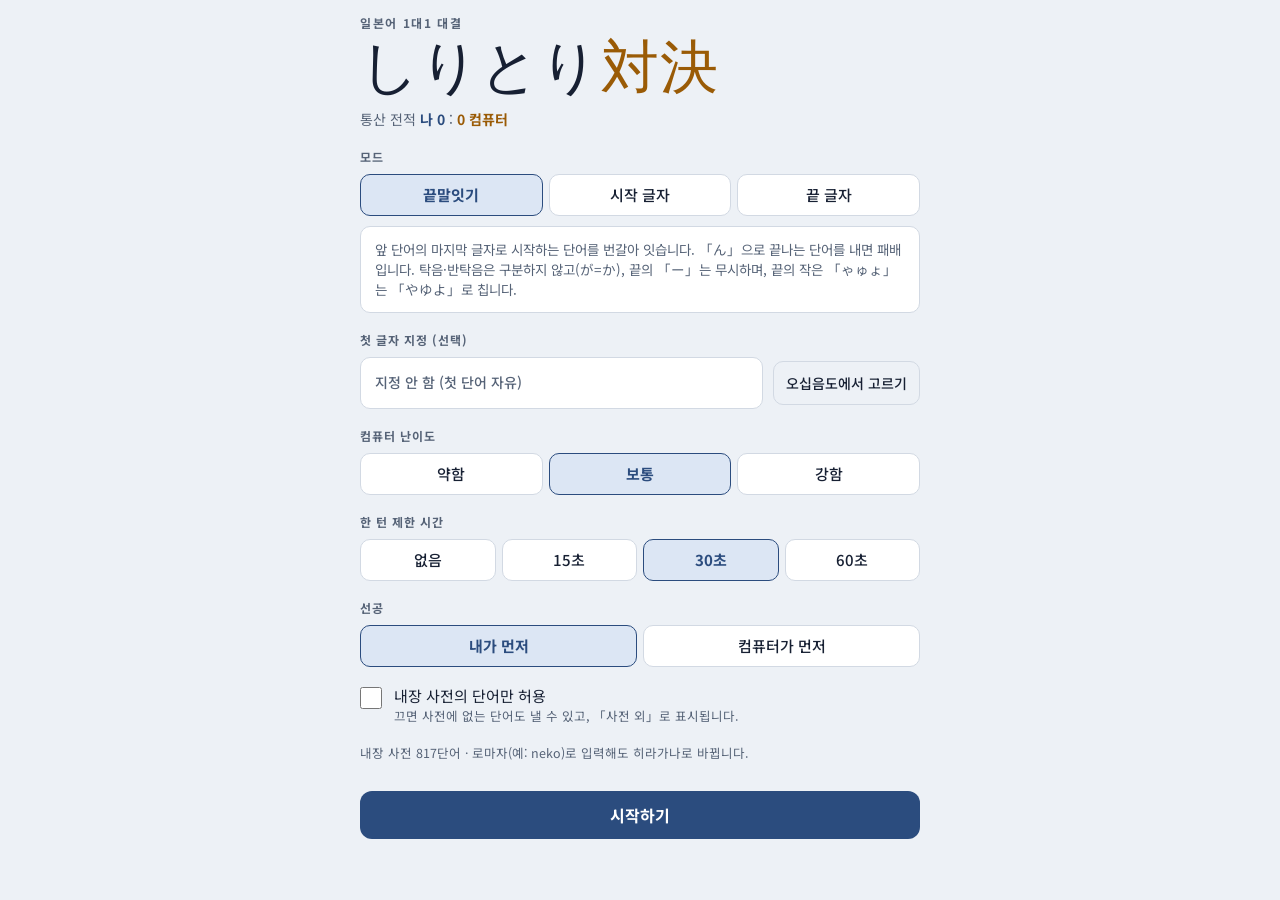
<file: claude_japanese-shiritori.html>
<!doctype html>
<html lang="ko">
<head>
<meta charset="utf-8">
<meta name="viewport" content="width=device-width, initial-scale=1, viewport-fit=cover">
<title>일본어 끝말잇기</title>
<link rel="stylesheet" href="https://fonts.googleapis.com/css2?family=Zen+Antique&family=Zen+Kaku+Gothic+New:wght@400;500;700&family=Noto+Sans+KR:wght@400;500;700&display=swap">
<style>
:root{color-scheme:light;padding-top:env(safe-area-inset-top,0px);padding-bottom:env(safe-area-inset-bottom,0px)}
[hidden]{display:none!important}
/* Layout: one narrow column. Setup sheet first; during a match a score bar, goal card, scrolling word chain and an input dock. Indigo = me, amber = computer. */
:root{
  --bg:#EDF1F6; --surface:#FFFFFF; --ink:#172033; --muted:#566377; --line:#D2D9E3;
  --me:#2B4C7E; --on-me:#FFFFFF; --me-soft:#DCE6F4;
  --cpu:#9A5B06; --cpu-soft:#FBEACB;
  --good:#2C7A58; --bad:#B0362E; --focus:#2B4C7E;
  --f-display:'Zen Antique','Hiragino Mincho ProN','Yu Mincho',serif;
  --f-body:'Zen Kaku Gothic New','Noto Sans KR','Apple SD Gothic Neo','Malgun Gothic',sans-serif;
}
@media (prefers-color-scheme: dark){
  :root:not([data-theme="light"]){
    --bg:#0E1525; --surface:#162036; --ink:#E9EEF6; --muted:#A0ACC1; --line:#2B3855;
    --me:#93B4EA; --on-me:#0E1525; --me-soft:#1E2E4D;
    --cpu:#EDB35A; --cpu-soft:#3A2C14;
    --good:#6CC49A; --bad:#F28B82; --focus:#93B4EA;
    color-scheme:dark;
  }
}
:root[data-theme="dark"]{
  --bg:#0E1525; --surface:#162036; --ink:#E9EEF6; --muted:#A0ACC1; --line:#2B3855;
  --me:#93B4EA; --on-me:#0E1525; --me-soft:#1E2E4D;
  --cpu:#EDB35A; --cpu-soft:#3A2C14;
  --good:#6CC49A; --bad:#F28B82; --focus:#93B4EA;
  color-scheme:dark;
}

*{box-sizing:border-box}
html,body{height:100%}
body{
  margin:0; background:var(--bg); color:var(--ink);
  font-family:var(--f-body); font-size:15px; line-height:1.5;
  padding-block:0;
  padding-left:max(16px, env(safe-area-inset-left, 0px));
  padding-right:max(16px, env(safe-area-inset-right, 0px));
}
button,input{font-family:inherit;color:inherit}
button{cursor:pointer}
:focus-visible{outline:3px solid var(--focus);outline-offset:2px}

#app{height:100%;max-width:560px;margin:0 auto;display:flex;flex-direction:column;min-height:0}
.screen{flex:1;min-height:0;display:flex;flex-direction:column}

/* ---------- setup ---------- */
#setup{overflow-y:auto;gap:18px;padding-block:14px 0}
.kicker{margin:0;font-size:12px;letter-spacing:.14em;color:var(--muted);font-weight:700}
h1{font-family:var(--f-display);font-weight:400;font-size:clamp(42px,13vw,58px);line-height:1.05;margin:6px 0 0;letter-spacing:.02em}
h1 span{color:var(--cpu)}
.record{margin:10px 0 0;font-size:14px;color:var(--muted);font-variant-numeric:tabular-nums}
.record b{font-weight:700}
.record .me{color:var(--me)} .record .cpu{color:var(--cpu)}
fieldset{border:0;padding:0;margin:0;min-width:0}
legend{padding:0;margin:0 0 8px;font-size:12px;letter-spacing:.08em;font-weight:700;color:var(--muted)}
.seg{display:flex;gap:6px;flex-wrap:wrap;position:relative}
.seg input{position:absolute;opacity:0;pointer-events:none}
.seg label{
  flex:1 1 0;min-width:76px;text-align:center;padding:11px 8px;line-height:1.2;
  border:1.5px solid var(--line);border-radius:10px;background:var(--surface);cursor:pointer;font-weight:500;
}
.seg input:checked + label{border-color:var(--me);background:var(--me-soft);color:var(--me);font-weight:700}
.seg input:focus-visible + label{outline:3px solid var(--focus);outline-offset:2px}
.rule{margin:10px 0 0;padding:12px 14px;background:var(--surface);border:1px solid var(--line);border-radius:10px;font-size:13.5px;color:var(--muted)}
.check{display:flex;gap:12px;align-items:flex-start;cursor:pointer}
.check input{width:22px;height:22px;margin:2px 0 0;accent-color:var(--me);flex:none}
.check small{display:block;color:var(--muted);font-size:12.5px}
.foot{margin:0;font-size:12.5px;color:var(--muted)}
.startbar{position:sticky;bottom:0;background:var(--bg);padding-block:10px 12px;display:grid;gap:8px}

.primary{
  background:var(--me);color:var(--on-me);border:0;border-radius:12px;
  padding:12px 18px;font:700 16px var(--f-body);min-height:48px;
}
.primary:disabled{opacity:.5;cursor:default}
.ghost{
  background:transparent;border:1.5px solid var(--line);border-radius:10px;
  padding:9px 12px;font:500 14px var(--f-body);min-height:44px;color:var(--ink);
}
.ghost:disabled{opacity:.45;cursor:default}

.pickrow{display:flex;align-items:center;gap:10px}
.pickval{
  flex:1;min-width:0;display:flex;align-items:center;gap:10px;min-height:52px;padding:6px 14px;
  background:var(--surface);border:1.5px solid var(--line);border-radius:10px;font-weight:700;
}
.pickval .k{font-family:var(--f-display);font-size:34px;line-height:1;font-weight:400;color:var(--me)}
.pickval .t{color:var(--muted);font-weight:500;font-size:14px}
.pickgrid{margin-top:10px;background:var(--surface);border:1px solid var(--line);border-radius:12px;padding:10px;display:grid;gap:8px}
.pickcells{display:grid;grid-template-columns:repeat(5,1fr);gap:4px}
.pc{
  position:relative;height:46px;display:grid;place-items:center;border:1.5px solid var(--line);border-radius:8px;
  background:var(--bg);color:var(--ink);font:400 21px var(--f-display);padding:0;
}
.pc small{position:absolute;right:4px;bottom:1px;font:500 10px var(--f-body);color:var(--muted)}
.pc[aria-pressed="true"]{border-color:var(--me);background:var(--me-soft);color:var(--me)}
.pc:disabled{opacity:.3;cursor:default}
.pc-blank{display:block;height:46px}

/* ---------- game ---------- */
#game{padding-block:10px 12px}
.bar{display:flex;align-items:center;justify-content:space-between;gap:10px}
.bar .ghost{min-height:38px;padding:6px 12px}
.score{display:flex;align-items:baseline;gap:8px;font-variant-numeric:tabular-nums;font-weight:700}
.score b{font-size:24px}
.score .me{color:var(--me)} .score .cpu{color:var(--cpu)} .score .sep{color:var(--muted)}
.goal{
  display:flex;align-items:center;justify-content:space-between;gap:12px;margin-top:10px;
  background:var(--surface);border:1px solid var(--line);border-radius:12px;padding:8px 14px;
}
.goal-text{min-width:0;font-size:13px;color:var(--muted)}
.goal-text strong{display:block;color:var(--ink);font-size:15px;font-weight:700}
.goal-kana{font-family:var(--f-display);font-size:46px;line-height:1;min-width:1.3em;text-align:center}
.timer-row{display:flex;align-items:center;gap:10px;margin-top:8px;height:16px}
.timer{flex:1;height:5px;border-radius:3px;background:var(--line);overflow:hidden}
.timer i{display:block;height:100%;width:100%;background:var(--me)}
.timer.low i{background:var(--bad)}
#tLeft{font-size:12.5px;color:var(--muted);font-variant-numeric:tabular-nums;min-width:3.2em;text-align:right}

.chain{
  flex:1;min-height:0;overflow-y:auto;list-style:none;margin:10px 0 0;padding:4px 2px 8px;
  display:flex;flex-direction:column;gap:10px;
}
.empty{align-self:center;color:var(--muted);font-size:13.5px;padding:28px 8px;text-align:center}
.card{
  max-width:88%;border:1px solid var(--line);border-radius:14px;padding:9px 14px;display:grid;gap:2px;
  animation:pop .22s ease-out;
}
.card.me{align-self:flex-end;border-color:var(--me);background:var(--me-soft);--hl:var(--me)}
.card.cpu{align-self:flex-start;border-color:var(--cpu);background:var(--cpu-soft);--hl:var(--cpu)}
.who{font-size:11px;font-weight:700;letter-spacing:.06em}
.me .who{color:var(--me)} .cpu .who{color:var(--cpu)}
.w{font-family:var(--f-display);font-size:30px;line-height:1.25;word-break:break-all}
.hl{color:var(--hl);text-decoration:underline;text-decoration-thickness:3px;text-underline-offset:6px}
.sub{font-size:13px;color:var(--muted)}
.tag{justify-self:start;font-size:11px;font-weight:700;padding:1px 8px;border-radius:999px;border:1px dashed var(--muted);color:var(--muted)}

#gjWrap{flex:1;min-height:0;overflow-y:auto;margin-top:10px}
.gj{display:grid;grid-template-columns:repeat(5,1fr);gap:4px;background:var(--surface);border:1px solid var(--line);border-radius:12px;padding:10px}
.gc{height:38px;display:grid;place-items:center;border-radius:8px;border:1.5px solid transparent;position:relative;font-family:var(--f-display);font-size:20px}
.gc.on{background:var(--bg);border-color:var(--line)}
.gc.t{border-color:var(--ink);background:var(--me-soft)}
.gc.s::before{content:"";position:absolute;left:5px;top:5px;width:7px;height:7px;border-radius:50%;background:var(--me)}
.gc.e::after{content:"";position:absolute;right:5px;bottom:5px;width:7px;height:7px;border-radius:50%;border:2px solid var(--cpu)}
.legend{margin:8px 2px 0;font-size:12.5px;color:var(--muted)}

.notice{min-height:22px;margin-top:4px;font-size:13.5px;color:var(--muted)}
.notice.err{color:var(--bad);font-weight:500}
.notice.ok{color:var(--good)}
.dock{padding-top:6px;display:grid;gap:8px}
.row{display:flex;gap:8px}
#word{
  flex:1;min-width:0;font:500 20px var(--f-body);padding:10px 14px;
  border:1.5px solid var(--line);border-radius:12px;background:var(--surface);color:var(--ink);
}
#word:focus-visible{border-color:var(--me)}
.row.sub-row .ghost{flex:1}
.shake{animation:shake .3s}

.result{
  margin-top:8px;background:var(--surface);border:1px solid var(--line);border-radius:14px;
  padding:14px 16px;display:grid;gap:8px;max-height:58%;overflow-y:auto;
}
.result h2{font-family:var(--f-display);font-weight:400;font-size:32px;line-height:1.1;margin:0}
.result.win h2{color:var(--good)} .result.lose h2{color:var(--bad)}
.result p{margin:0;font-size:14px}
.result .nums{font-variant-numeric:tabular-nums;color:var(--muted)}
.result h3{margin:6px 0 0;font-size:12px;letter-spacing:.08em;color:var(--muted)}
.result ul{margin:0;padding:0;list-style:none;display:grid;gap:4px;font-size:14px}
.result li span:first-child{font-family:var(--f-display);font-size:17px;margin-right:6px}
.result li small{color:var(--muted)}
.result .btns{display:flex;gap:8px;margin-top:6px}
.result .btns > *{flex:1}

@keyframes pop{from{opacity:0;transform:translateY(6px)}to{opacity:1;transform:none}}
@keyframes shake{0%,100%{transform:none}25%{transform:translateX(-6px)}75%{transform:translateX(6px)}}
@media (prefers-reduced-motion: reduce){
  .card,.shake{animation:none}
}
</style>
</head>
<body>
<div id="app">

<section id="setup" class="screen">
  <header>
    <p class="kicker">일본어 1대1 대결</p>
    <h1 lang="ja">しりとり<span>対決</span></h1>
    <p class="record" id="record"></p>
  </header>

  <fieldset>
    <legend>모드</legend>
    <div class="seg">
      <input type="radio" name="mode" id="m-shiri" value="shiri" checked><label for="m-shiri">끝말잇기</label>
      <input type="radio" name="mode" id="m-start" value="start"><label for="m-start">시작 글자</label>
      <input type="radio" name="mode" id="m-end" value="end"><label for="m-end">끝 글자</label>
    </div>
    <p class="rule" id="rule"></p>
  </fieldset>

  <fieldset id="kanaField">
    <legend id="kanaLegend">시작 글자 지정</legend>
    <div class="pickrow">
      <div class="pickval" id="pickVal"></div>
      <button class="ghost" id="pickToggle" type="button" aria-expanded="false" aria-controls="pickGrid">오십음도에서 고르기</button>
    </div>
    <div class="pickgrid" id="pickGrid" hidden>
      <button class="ghost" id="pickRand" type="button"></button>
      <div class="pickcells" id="pickCells"></div>
    </div>
    <p class="foot" id="pickInfo"></p>
  </fieldset>

  <fieldset>
    <legend>컴퓨터 난이도</legend>
    <div class="seg">
      <input type="radio" name="level" id="l-easy" value="easy"><label for="l-easy">약함</label>
      <input type="radio" name="level" id="l-mid" value="mid" checked><label for="l-mid">보통</label>
      <input type="radio" name="level" id="l-hard" value="hard"><label for="l-hard">강함</label>
    </div>
  </fieldset>

  <fieldset>
    <legend>한 턴 제한 시간</legend>
    <div class="seg">
      <input type="radio" name="limit" id="t-0" value="0"><label for="t-0">없음</label>
      <input type="radio" name="limit" id="t-15" value="15"><label for="t-15">15초</label>
      <input type="radio" name="limit" id="t-30" value="30" checked><label for="t-30">30초</label>
      <input type="radio" name="limit" id="t-60" value="60"><label for="t-60">60초</label>
    </div>
  </fieldset>

  <fieldset>
    <legend>선공</legend>
    <div class="seg">
      <input type="radio" name="first" id="f-me" value="me" checked><label for="f-me">내가 먼저</label>
      <input type="radio" name="first" id="f-cpu" value="cpu"><label for="f-cpu">컴퓨터가 먼저</label>
    </div>
  </fieldset>

  <label class="check" for="strict">
    <input type="checkbox" id="strict">
    <span>내장 사전의 단어만 허용
      <small>끄면 사전에 없는 단어도 낼 수 있고, 「사전 외」로 표시됩니다.</small>
    </span>
  </label>

  <p class="foot" id="dictInfo"></p>

  <div class="startbar">
    <button class="primary" id="startBtn" type="button">시작하기</button>
  </div>
</section>

<section id="game" class="screen" hidden>
  <div class="bar">
    <button class="ghost" id="quitBtn" type="button">‹ 설정</button>
    <div class="score" aria-live="polite" aria-label="이번 대결 단어 수">
      <span class="me">나 <b id="sMe">0</b></span><span class="sep">:</span><span class="cpu"><b id="sCpu">0</b> 컴퓨터</span>
    </div>
  </div>

  <div class="goal">
    <div class="goal-text"><strong id="goalMain"></strong><span id="goalSub"></span></div>
    <div class="goal-kana" id="goalKana" lang="ja"></div>
  </div>

  <div class="timer-row" id="timerRow" hidden>
    <div class="timer" id="timer"><i id="timerFill"></i></div>
    <span id="tLeft"></span>
  </div>

  <ol class="chain" id="chain"></ol>

  <div id="gjWrap" hidden>
    <div class="gj" id="gj"></div>
    <p class="legend">● 시작 글자로 쓰임 · ○ 끝 글자로 쓰임 · 진한 테두리 = 지금 필요한 글자</p>
  </div>

  <div class="notice" id="notice" role="status" aria-live="polite"></div>

  <div class="dock" id="dock">
    <div class="row">
      <input id="word" type="text" lang="ja" autocomplete="off" autocapitalize="off" autocorrect="off" spellcheck="false" enterkeyhint="send" placeholder="ねこ · ネコ · neko" aria-label="단어 입력">
      <button class="primary" id="sendBtn" type="button">제출</button>
    </div>
    <div class="row sub-row">
      <button class="ghost" id="hintBtn" type="button">힌트 3</button>
      <button class="ghost" id="gjBtn" type="button" aria-pressed="false">오십음도 표</button>
      <button class="ghost" id="giveBtn" type="button">항복</button>
    </div>
  </div>

  <div class="result" id="result" hidden>
    <h2 id="resTitle"></h2>
    <p id="resReason"></p>
    <p class="nums" id="resNums"></p>
    <p class="nums" id="resRec"></p>
    <div id="resMine"></div>
    <div id="resMissed"></div>
    <div class="btns">
      <button class="primary" id="againBtn" type="button">다시 하기</button>
      <button class="ghost" id="toSetupBtn" type="button">설정으로</button>
    </div>
  </div>
</section>

</div>

<script>
// ==== LOGIC START
const RAW = `
あさ|朝|아침
あめ|雨・飴|비 / 엿
あし|足・脚|발 / 다리
あたま|頭|머리
あお|青|파랑
あか|赤|빨강
あき|秋|가을
あり|蟻|개미
あひる|-|오리
あした|明日|내일
あそび|遊び|놀이
あいさつ|挨拶|인사
あかちゃん|赤ちゃん|아기
あらし|嵐|폭풍
あくしゅ|握手|악수
あじ|味|맛
あせ|汗|땀
あみ|網|그물
あなた|-|당신
あられ|霰|싸락눈
あんぜん|安全|안전
あんこ|餡子|팥소
あいす|アイス|아이스크림
あさがお|朝顔|나팔꽃
あじさい|紫陽花|수국
あやとり|綾取り|실뜨기
あるばむ|アルバム|앨범
いぬ|犬|개
いえ|家|집
いす|椅子|의자
いし|石|돌
いと|糸|실
いちご|苺|딸기
いるか|海豚|돌고래
いなか|田舎|시골
いのち|命|목숨
いろ|色|색
いけ|池|연못
いか|烏賊|오징어
いたち|鼬|족제비
いびき|-|코골이
いもうと|妹|여동생
いちば|市場|시장
いかり|錨・怒り|닻 / 분노
いのしし|猪|멧돼지
いろえんぴつ|色鉛筆|색연필
いちがつ|一月|1월
いしゃ|医者|의사
いたずら|-|장난
いんしょう|印象|인상
うま|馬|말
うし|牛|소
うみ|海|바다
うた|歌|노래
うさぎ|兎|토끼
うで|腕|팔
うなぎ|鰻|장어
うどん|-|우동
うめ|梅|매실
うわさ|噂|소문
うちわ|団扇|부채
うきわ|浮き輪|튜브
うんどう|運動|운동
うそ|嘘|거짓말
うろこ|鱗|비늘
うちゅう|宇宙|우주
うんめい|運命|운명
うみべ|海辺|바닷가
うでどけい|腕時計|손목시계
うんてん|運転|운전
え|絵|그림
えき|駅|역
えんぴつ|鉛筆|연필
えほん|絵本|그림책
えび|海老|새우
えさ|餌|먹이
えだ|枝|나뭇가지
えがお|笑顔|웃는 얼굴
えいが|映画|영화
えいご|英語|영어
えんそく|遠足|소풍
えのぐ|絵の具|물감
えくぼ|-|보조개
えいがかん|映画館|영화관
えれべーたー|エレベーター|엘리베이터
おに|鬼|도깨비
おかね|お金|돈
おもち|お餅|떡(모치)
おりがみ|折り紙|종이접기
おちゃ|お茶|차
おかし|お菓子|과자
おとこ|男|남자
おんな|女|여자
おとな|大人|어른
おもちゃ|-|장난감
おべんとう|お弁当|도시락
おてら|お寺|절
おばあさん|-|할머니
おじいさん|-|할아버지
おなか|お腹|배(복부)
おふろ|お風呂|목욕
おくりもの|贈り物|선물
おおかみ|狼|늑대
おかあさん|お母さん|어머니
おとうさん|お父さん|아버지
おしろ|お城|성
おはし|お箸|젓가락
おまつり|お祭り|축제
おんがく|音楽|음악
おかず|-|반찬
おにぎり|お握り|주먹밥
おでん|-|오뎅(어묵 전골)
おばけ|お化け|귀신
おへそ|-|배꼽
かば|河馬|하마
かめ|亀|거북
かさ|傘|우산
かお|顔|얼굴
かぜ|風・風邪|바람 / 감기
かみ|紙・髪|종이 / 머리카락
かぎ|鍵|열쇠
かばん|鞄|가방
かたつむり|-|달팽이
かえる|蛙|개구리
かわ|川・皮|강 / 가죽
からす|烏|까마귀
かもめ|鷗|갈매기
かぞく|家族|가족
かんじ|漢字|한자
かいもの|買い物|쇼핑
かがみ|鏡|거울
かぼちゃ|南瓜|호박
かみなり|雷|천둥
かんばん|看板|간판
かたな|刀|칼
かんこく|韓国|한국
かんがえ|考え|생각
かいだん|階段|계단
かまきり|-|사마귀
かしゅ|歌手|가수
かんづめ|缶詰|통조림
かれんだー|カレンダー|달력
かめら|カメラ|카메라
かれー|カレー|카레
き|木|나무
きつね|狐|여우
きりん|麒麟|기린
きのこ|茸|버섯
きもの|着物|기모노
きって|切手|우표
きいろ|黄色|노랑
きせつ|季節|계절
きんぎょ|金魚|금붕어
きゅうり|胡瓜|오이
きもち|気持ち|기분
きょうしつ|教室|교실
きんようび|金曜日|금요일
きょう|今日|오늘
きっさてん|喫茶店|카페
きりぎりす|-|베짱이
きしゃ|汽車|기차
きょうだい|兄弟|형제
きゅうきゅうしゃ|救急車|구급차
きんにく|筋肉|근육
きょうかしょ|教科書|교과서
くま|熊|곰
くるま|車|자동차
くも|雲・蜘蛛|구름 / 거미
くつ|靴|신발
くち|口|입
くり|栗|밤
くじら|鯨|고래
くだもの|果物|과일
くすり|薬|약
くさ|草|풀
くび|首|목
くらげ|水母|해파리
くうき|空気|공기
くじゃく|孔雀|공작
くつした|靴下|양말
くうこう|空港|공항
くるみ|胡桃|호두
くちびる|唇|입술
くじ|籤|제비뽑기
くろ|黒|검정
くせ|癖|버릇
くりすます|クリスマス|크리스마스
くれよん|クレヨン|크레용
くらす|クラス|반(학급)
けむり|煙|연기
けしき|景色|경치
けしごむ|消しゴム|지우개
けいさつ|警察|경찰
けっこん|結婚|결혼
けんか|喧嘩|싸움
けいと|毛糸|털실
けさ|今朝|오늘 아침
けが|怪我|부상
けんどう|剣道|검도
けいたい|携帯|휴대 전화
けーき|ケーキ|케이크
けしょう|化粧|화장
けいかく|計画|계획
けんきゅう|研究|연구
けっか|結果|결과
こえ|声|목소리
こめ|米|쌀
こども|子供|아이
こうえん|公園|공원
こたつ|炬燵|고타쓰
こころ|心|마음
こおり|氷|얼음
こうちゃ|紅茶|홍차
こいぬ|子犬|강아지
こうばん|交番|파출소
こんちゅう|昆虫|곤충
ことば|言葉|말·언어
ことり|小鳥|작은 새
こうさてん|交差点|교차로
こうちょう|校長|교장
こくご|国語|국어
こしょう|胡椒|후추
こうもり|蝙蝠|박쥐
こけ|苔|이끼
こうつう|交通|교통
こーひー|コーヒー|커피
こっぷ|コップ|컵
こんぴゅーたー|コンピューター|컴퓨터
こんさーと|コンサート|콘서트
こいびと|恋人|연인
さかな|魚|물고기
さくら|桜|벚꽃
さる|猿|원숭이
さとう|砂糖|설탕
さかみち|坂道|비탈길
さいふ|財布|지갑
さんぽ|散歩|산책
さむらい|侍|사무라이
さしみ|刺身|회
さばく|砂漠|사막
さんすう|算数|산수
さんかく|三角|삼각형
さいご|最後|마지막
さつまいも|薩摩芋|고구마
さよなら|-|작별 인사
さいしょ|最初|처음
さんだる|サンダル|샌들
さらだ|サラダ|샐러드
さっか|作家|작가
しお|塩|소금
しか|鹿|사슴
しま|島|섬
しろ|白・城|하양 / 성
しんぶん|新聞|신문
しゃしん|写真|사진
しんかんせん|新幹線|신칸센
しけん|試験|시험
しごと|仕事|일·업무
しっぽ|尻尾|꼬리
しあわせ|幸せ|행복
しゅくだい|宿題|숙제
しょうがつ|正月|설날
しんごう|信号|신호등
しろくま|白熊|흰곰
しじみ|蜆|바지락·재첩
しんぞう|心臓|심장
しゅみ|趣味|취미
しずく|滴|물방울
しまうま|縞馬|얼룩말
しょうゆ|醤油|간장
しょうがっこう|小学校|초등학교
しゃかい|社会|사회
しょくどう|食堂|식당
しんじゅ|真珠|진주
しゅっぱつ|出発|출발
すし|寿司|초밥
すいか|西瓜|수박
すずめ|雀|참새
すな|砂|모래
すいえい|水泳|수영
すいぞくかん|水族館|수족관
すいどう|水道|수도
すみ|墨|먹
すもう|相撲|스모
すいみん|睡眠|수면
すうじ|数字|숫자
すべりだい|滑り台|미끄럼틀
すごろく|双六|쌍륙(주사위 놀이)
すきやき|すき焼き|스키야키
すいせん|水仙|수선화
すかーと|スカート|치마
すとーぶ|ストーブ|난로
すーぷ|スープ|수프
すぽーつ|スポーツ|스포츠
すいとう|水筒|물통
すりっぱ|スリッパ|슬리퍼
すいようび|水曜日|수요일
せみ|蝉|매미
せかい|世界|세계
せんせい|先生|선생님
せんぷうき|扇風機|선풍기
せなか|背中|등
せいかつ|生活|생활
せんたく|洗濯|빨래
せっけん|石鹸|비누
せんろ|線路|선로
せんす|扇子|접부채
せんしゅ|選手|선수
せいと|生徒|학생
せんべい|煎餅|전병
せびろ|背広|양복
せんぱい|先輩|선배
せつめい|説明|설명
せいふく|制服|교복
せんそう|戦争|전쟁
せんたくき|洗濯機|세탁기
せーたー|セーター|스웨터
そら|空|하늘
そば|蕎麦|메밀국수
そうじ|掃除|청소
そと|外|밖
そつぎょう|卒業|졸업
そふ|祖父|할아버지(조부)
そぼ|祖母|할머니(조모)
そうめん|素麺|소면
そうだん|相談|상담
そくど|速度|속도
そしき|組織|조직
そーす|ソース|소스
そふぁー|ソファー|소파
そうこ|倉庫|창고
そうぞう|想像|상상
たこ|蛸・凧|문어 / 연
たまご|卵|달걀
たぬき|狸|너구리
たいよう|太陽|태양
たからもの|宝物|보물
たなばた|七夕|칠석
たいこ|太鼓|북
たけ|竹|대나무
たび|旅|여행
たいふう|台風|태풍
たんじょうび|誕生日|생일
たてもの|建物|건물
たたみ|畳|다다미
たんぼ|田んぼ|논
たいそう|体操|체조
たいいく|体育|체육
たまねぎ|玉葱|양파
たにん|他人|타인
たんす|箪笥|옷장
たいやき|鯛焼き|붕어빵 모양 과자
たけのこ|筍|죽순
たいじゅう|体重|체중
たおる|タオル|수건
たくしー|タクシー|택시
ちず|地図|지도
ちきゅう|地球|지구
ちから|力|힘
ちょう|蝶|나비
ちち|父|아버지
ちか|地下|지하
ちかてつ|地下鉄|지하철
ちゃわん|茶碗|밥그릇
ちゃいろ|茶色|갈색
ちょきん|貯金|저금
ちくわ|竹輪|지쿠와(어묵)
ちりとり|塵取り|쓰레받기
ちょこれーと|チョコレート|초콜릿
ちゅうしゃ|注射|주사
ちゅうしゃじょう|駐車場|주차장
ちゅうごく|中国|중국
ちょうちょう|蝶々|나비
ちいき|地域|지역
ちゅうもん|注文|주문
つき|月|달
つくえ|机|책상
つめ|爪|손톱
つばめ|燕|제비
つり|釣り|낚시
つゆ|梅雨|장마
つなみ|津波|쓰나미
つばさ|翼|날개
つち|土|흙
つみき|積み木|쌓기 놀이 블록
つくし|土筆|쇠뜨기
つえ|杖|지팡이
つた|蔦|담쟁이
つけもの|漬物|절임 채소
つなひき|綱引き|줄다리기
つうがく|通学|통학
つらら|氷柱|고드름
つま|妻|아내
つごう|都合|사정·형편
て|手|손
てがみ|手紙|편지
てんき|天気|날씨
てぶくろ|手袋|장갑
てれび|テレビ|텔레비전
てんぷら|天ぷら|튀김
てんし|天使|천사
てっぽう|鉄砲|총
てつどう|鉄道|철도
てんいん|店員|점원
てすと|テスト|시험
てんぐ|天狗|덴구(요괴)
てんとうむし|天道虫|무당벌레
てじな|手品|마술
てんらんかい|展覧会|전람회
てんごく|天国|천국
てつだい|手伝い|도움
てーぶる|テーブル|테이블
てにす|テニス|테니스
とり|鳥|새
とら|虎|호랑이
とけい|時計|시계
とまと|トマト|토마토
とうふ|豆腐|두부
とかげ|蜥蜴|도마뱀
とんぼ|蜻蛉|잠자리
ともだち|友達|친구
とびら|扉|문짝
とうもろこし|玉蜀黍|옥수수
としょかん|図書館|도서관
とだな|戸棚|찬장
とうきょう|東京|도쿄
とんかつ|豚カツ|돈가스
とっきゅう|特急|특급 열차
とびうお|飛魚|날치
とげ|棘|가시
とうげ|峠|고개
とくい|得意|자신 있음·잘함
とらっく|トラック|트럭
とーすと|トースト|토스트
とんねる|トンネル|터널
なす|茄子|가지(채소)
なつ|夏|여름
なみ|波|파도
なまえ|名前|이름
なべ|鍋|냄비
なまけもの|怠け者|게으름뱅이·나무늘보
なわとび|縄跳び|줄넘기
なかま|仲間|동료
なし|梨|배(과일)
なみだ|涙|눈물
なぞなぞ|-|수수께끼
なっとう|納豆|낫토
なまず|鯰|메기
なきむし|泣き虫|울보
なでしこ|撫子|패랭이꽃
なふだ|名札|이름표
なのか|七日|7일
なんきょく|南極|남극
にんじん|人参|당근
にほん|日本|일본
にく|肉|고기
にわ|庭|정원
にじ|虹|무지개
にわとり|鶏|닭
にんぎょう|人形|인형
にもつ|荷物|짐
にっき|日記|일기
にぎり|握り|쥠(초밥 한 점)
にんげん|人間|인간
にんにく|-|마늘
にきび|-|여드름
にかい|二階|2층
にせもの|偽物|가짜
にがて|苦手|서투름·질색
ぬの|布|천
ぬま|沼|늪
ぬいぐるみ|-|봉제 인형
ぬりえ|塗り絵|색칠 공부
ぬし|主|주인
ぬすびと|盗人|도둑
ぬくもり|温もり|온기
ねこ|猫|고양이
ねずみ|鼠|쥐
ねぎ|葱|파
ねつ|熱|열
ねだん|値段|가격
ねぼう|寝坊|늦잠
ねんがじょう|年賀状|연하장
ねっこ|根っこ|뿌리
ねくたい|ネクタイ|넥타이
ねんど|粘土|점토
ねがい|願い|소원
ねんれい|年齢|연령
ねえさん|姉さん|누나·언니
のり|海苔|김
のみ|蚤|벼룩
のど|喉|목구멍
のはら|野原|들판
のぎく|野菊|들국화
のうか|農家|농가
のみもの|飲み物|음료
のりもの|乗り物|탈것
のうじょう|農場|농장
のこぎり|鋸|톱
のぞみ|望み|희망
のーと|ノート|공책
のうりょく|能力|능력
はな|花・鼻|꽃 / 코
はし|橋・箸|다리 / 젓가락
はさみ|鋏|가위
はこ|箱|상자
はみがき|歯磨き|양치
はち|蜂|벌
はる|春|봄
はた|旗|깃발
はなび|花火|불꽃놀이
はくちょう|白鳥|백조
はたけ|畑|밭
はしご|梯子|사다리
はいしゃ|歯医者|치과 의사
はんこ|判子|도장
はやし|林|숲
はんそで|半袖|반소매
はんたい|反対|반대
はやぶさ|隼|매
はなみ|花見|꽃구경
はなたば|花束|꽃다발
はくぶつかん|博物館|박물관
はんかち|ハンカチ|손수건
はんばーがー|ハンバーガー|햄버거
はぶらし|歯ブラシ|칫솔
ひ|火・日|불 / 해
ひと|人|사람
ひる|昼|낮
ひこうき|飛行機|비행기
ひよこ|-|병아리
ひまわり|向日葵|해바라기
ひつじ|羊|양
ひげ|髭|수염
ひかり|光|빛
ひだり|左|왼쪽
ひるね|昼寝|낮잠
ひなた|日向|양지
ひきだし|引き出し|서랍
ひろば|広場|광장
ひなにんぎょう|雛人形|히나 인형
ひがし|東|동쪽
ひっこし|引っ越し|이사
ひみつ|秘密|비밀
ひらがな|平仮名|히라가나
ひゃく|百|백
ひこうじょう|飛行場|비행장
ひじ|肘|팔꿈치
ひたい|額|이마
ひざ|膝|무릎
ふね|船|배(선박)
ふゆ|冬|겨울
ふうせん|風船|풍선
ふとん|布団|이불
ふくろう|梟|부엉이
ふじさん|富士山|후지산
ふろしき|風呂敷|보자기
ふで|筆|붓
ふえ|笛|피리
ふうりん|風鈴|풍경
ふみきり|踏切|건널목
ふくろ|袋|봉지
ふでばこ|筆箱|필통
ふらいぱん|フライパン|프라이팬
ふぐ|河豚|복어
ふんすい|噴水|분수
ふゆやすみ|冬休み|겨울 방학
ふうとう|封筒|봉투
ふしぎ|不思議|신기함·불가사의
ふぉーく|フォーク|포크
へや|部屋|방
へび|蛇|뱀
へそ|臍|배꼽
へいわ|平和|평화
へちま|糸瓜|수세미외
へりこぷたー|ヘリコプター|헬리콥터
へいたい|兵隊|병사
へんじ|返事|대답
へそくり|-|비상금
へんしゅう|編集|편집
へるめっと|ヘルメット|헬멧
ほし|星|별
ほん|本|책
ほね|骨|뼈
ほたる|蛍|반딧불이
ほうき|箒|빗자루
ほっぺ|-|볼
ほくろ|黒子|점(피부)
ほうせき|宝石|보석
ほんだな|本棚|책장
ほけん|保険|보험
ほいくえん|保育園|어린이집
ほうちょう|包丁|식칼
ほたて|帆立|가리비
ほうれんそう|菠薐草|시금치
ほっかいどう|北海道|홋카이도
ほとけ|仏|부처
ほうそう|放送|방송
ほんや|本屋|서점
ほんとう|本当|진짜·사실
ほーむ|ホーム|승강장·홈
ほてる|ホテル|호텔
まど|窓|창문
まめ|豆|콩
まち|町|동네·마을
まくら|枕|베개
まつり|祭り|축제
まんが|漫画|만화
まつ|松|소나무
まゆ|眉|눈썹
まる|丸|동그라미
まいにち|毎日|매일
まっちゃ|抹茶|말차
まぐろ|鮪|참치
まつげ|睫毛|속눈썹
まんじゅう|饅頭|만주(찐빵)
まほう|魔法|마법
まちがい|間違い|틀림·실수
まいご|迷子|미아
まんなか|真ん中|한가운데
まんげつ|満月|보름달
まじょ|魔女|마녀
まふらー|マフラー|목도리
まらそん|マラソン|마라톤
まいく|マイク|마이크
みみ|耳|귀
みず|水|물
みどり|緑|초록
みかん|蜜柑|귤
みち|道|길
みせ|店|가게
みなと|港|항구
みずうみ|湖|호수
みかづき|三日月|초승달
みそ|味噌|된장
みそしる|味噌汁|된장국
みんな|-|모두
みやげ|土産|기념품
みなみ|南|남쪽
みっか|三日|3일
みかた|味方|아군
みらい|未来|미래
みずたまり|水溜まり|물웅덩이
みつばち|蜜蜂|꿀벌
みずぎ|水着|수영복
みるく|ミルク|우유
むし|虫|벌레
むすめ|娘|딸
むぎ|麦|보리
むらさき|紫|보라
むかし|昔|옛날
むね|胸|가슴
むら|村|마을
むかで|百足|지네
むぎちゃ|麦茶|보리차
むじんとう|無人島|무인도
むすび|結び|매듭
むしめがね|虫眼鏡|돋보기
むかえ|迎え|마중
め|目|눈
めがね|眼鏡|안경
めだま|目玉|눈알
めだまやき|目玉焼き|계란 프라이
めいし|名刺|명함
めんきょ|免許|면허
めいろ|迷路|미로
めだか|目高|송사리
めろん|メロン|멜론
めーる|メール|이메일
めいじ|明治|메이지
めざましどけい|目覚まし時計|알람 시계
めいわく|迷惑|민폐
めもちょう|メモ帳|메모장
もも|桃|복숭아
もり|森|숲
もち|餅|떡
もんだい|問題|문제
もじ|文字|글자
もみじ|紅葉|단풍
もくよう|木曜|목요일
もぐら|土竜|두더지
もやし|-|콩나물·숙주
もうふ|毛布|담요
もくひょう|目標|목표
もの|物|물건
ものがたり|物語|이야기
もちもの|持ち物|소지품
もーたー|モーター|모터
やま|山|산
やさい|野菜|채소
やすみ|休み|휴일·쉼
やね|屋根|지붕
やぎ|山羊|염소
やきそば|焼きそば|야키소바
やきゅう|野球|야구
やくそく|約束|약속
やおや|八百屋|채소 가게
やかん|薬缶|주전자
やっきょく|薬局|약국
やぶ|藪|덤불
やきいも|焼き芋|군고구마
やまのぼり|山登り|등산
やくにん|役人|공무원
ゆき|雪|눈(내리는 눈)
ゆめ|夢|꿈
ゆびわ|指輪|반지
ゆうびん|郵便|우편
ゆび|指|손가락
ゆうひ|夕日|석양
ゆかた|浴衣|유카타
ゆうえんち|遊園地|놀이공원
ゆげ|湯気|김(수증기)
ゆうき|勇気|용기
ゆうがた|夕方|저녁 무렵
ゆだん|油断|방심
ゆきだるま|雪だるま|눈사람
ゆりかご|揺り籠|요람
ゆのみ|湯呑み|찻잔
ゆうめい|有名|유명함
よる|夜|밤
よこ|横|옆
よぞら|夜空|밤하늘
ようふく|洋服|양복·옷
よやく|予約|예약
ようちえん|幼稚園|유치원
よしゅう|予習|예습
よなか|夜中|한밤중
よろい|鎧|갑옷
ようかい|妖怪|요괴
ようじ|用事|볼일
よあけ|夜明け|새벽
よっと|ヨット|요트
よーぐると|ヨーグルト|요거트
よこはま|横浜|요코하마
らくだ|駱駝|낙타
らいおん|ライオン|사자
らっぱ|喇叭|나팔
らいげつ|来月|다음 달
らいねん|来年|내년
らーめん|ラーメン|라멘
らじお|ラジオ|라디오
らんどせる|ランドセル|란도셀(초등학생 가방)
らくがき|落書き|낙서
らんぷ|ランプ|램프
らいしゅう|来週|다음 주
らっこ|海獺|해달
らくご|落語|라쿠고(일본 만담)
りんご|林檎|사과
りす|栗鼠|다람쥐
りょうり|料理|요리
りか|理科|과학(이과)
りょこう|旅行|여행
りゅう|龍|용
りょうし|漁師|어부
りく|陸|육지
りぼん|リボン|리본
りれー|リレー|릴레이
りょかん|旅館|료칸
りきし|力士|스모 선수
りゆう|理由|이유
りくじょう|陸上|육상
るす|留守|부재중
るーる|ルール|규칙
るーと|ルート|경로
るびー|ルビー|루비
るり|瑠璃|청금석·감청색
るーむ|ルーム|방(룸)
るすばん|留守番|집 보기
るーぷ|ループ|반복(루프)
れきし|歴史|역사
れいぞうこ|冷蔵庫|냉장고
れんが|煉瓦|벽돌
れもん|レモン|레몬
れんしゅう|練習|연습
れっしゃ|列車|열차
れいぎ|礼儀|예의
れんらく|連絡|연락
れじ|レジ|계산대
れんげ|蓮華|연꽃
れいぼう|冷房|냉방
れんこん|蓮根|연근
れんあい|恋愛|연애
れすとらん|レストラン|레스토랑
れんず|レンズ|렌즈
ろうそく|蝋燭|양초
ろうか|廊下|복도
ろば|驢馬|당나귀
ろく|六|6
ろけっと|ロケット|로켓
ろーる|ロール|롤
ろぼっと|ロボット|로봇
ろじ|路地|골목
ろんぶん|論文|논문
ろくがつ|六月|6월
ろくおん|録音|녹음
ろうじん|老人|노인
ろんそう|論争|논쟁
ろっかー|ロッカー|사물함
わに|鰐|악어
わたし|私|나
わかめ|若布|미역
わさび|山葵|고추냉이
わしょく|和食|일식
わらい|笑い|웃음
わすれもの|忘れ物|분실물
わたあめ|綿飴|솜사탕
わふく|和服|일본 전통 옷
わしつ|和室|다다미방
わごむ|輪ゴム|고무줄
わいしゃつ|ワイシャツ|와이셔츠
わがし|和菓子|일본 전통 과자
わだい|話題|화제
わらべうた|童歌|전래 동요
わなげ|輪投げ|고리 던지기
わかもの|若者|젊은이
わたりどり|渡り鳥|철새
わいん|ワイン|와인
`;

const SMALL = {'ゃ':'や','ゅ':'ゆ','ょ':'よ','ぁ':'あ','ぃ':'い','ぅ':'う','ぇ':'え','ぉ':'お','ゎ':'わ'};
const kataToHira = s => s.replace(/[ァ-ヶ]/g, c => String.fromCharCode(c.charCodeAt(0) - 0x60));
const seion = c => c.normalize('NFD')[0];

function startKana(w){ return seion(w[0]); }
function endKana(w){
  let i = w.length - 1;
  while (i > 0 && (w[i] === 'ー' || w[i] === 'っ')) i--;
  let c = w[i];
  if (SMALL[c]) c = SMALL[c];
  return seion(c);
}
function startRange(w){ return [0, (w[1] && 'ゃゅょ'.includes(w[1])) ? 2 : 1]; }
function endRange(w){
  let i = w.length;
  while (i > 1 && w[i - 1] === 'ー') i--;
  const base = i - 1;
  const start = (base >= 1 && 'ゃゅょ'.includes(w[base])) ? base - 1 : base;
  return [start, w.length];
}

const DICT = [];
const BY_YOMI = new Map();
const BY_SURFACE = new Map();
RAW.trim().split('\n').forEach(line => {
  const [yomi, hyo, ko] = line.split('|').map(s => s.trim());
  if (!yomi || !ko || BY_YOMI.has(yomi)) return;
  const surface = hyo === '-' ? yomi : hyo;
  const e = { yomi, surface, ko };
  DICT.push(e);
  BY_YOMI.set(yomi, e);
  surface.split('・').forEach(sf => { if (!BY_SURFACE.has(sf)) BY_SURFACE.set(sf, e); });
});

const ROMA = {};
(function(){
  const rows = {'':'あいうえお', k:'かきくけこ', s:'さしすせそ', t:'たちつてと', n:'なにぬねの', h:'はひふへほ',
    m:'まみむめも', r:'らりるれろ', g:'がぎぐげご', z:'ざじずぜぞ', d:'だぢづでど', b:'ばびぶべぼ', p:'ぱぴぷぺぽ'};
  const V = 'aiueo';
  for (const [c, ks] of Object.entries(rows)) [...ks].forEach((k, i) => { ROMA[c + V[i]] = k; });
  Object.assign(ROMA, {ya:'や', yu:'ゆ', yo:'よ', wa:'わ', wo:'を', shi:'し', chi:'ち', tsu:'つ', fu:'ふ', ji:'じ',
    ja:'じゃ', ju:'じゅ', jo:'じょ', fa:'ふぁ', fi:'ふぃ', fe:'ふぇ', fo:'ふぉ'});
  const Y = {ky:'き', gy:'ぎ', sy:'し', sh:'し', ch:'ち', ty:'ち', jy:'じ', zy:'じ', ny:'に', hy:'ひ', my:'み', ry:'り', by:'び', py:'ぴ', dy:'ぢ'};
  for (const [p, k] of Object.entries(Y)) { ROMA[p + 'a'] = k + 'ゃ'; ROMA[p + 'u'] = k + 'ゅ'; ROMA[p + 'o'] = k + 'ょ'; }
})();

function romajiToHira(src){
  const s = src.toLowerCase().replace(/-/g, 'ー');
  let out = '', i = 0;
  while (i < s.length) {
    const c = s[i];
    if (c === 'ー') { out += 'ー'; i++; continue; }
    if (c === "'") { i++; continue; }
    if (c === 'n') {
      const n1 = s[i + 1], n2 = s[i + 2];
      if (n1 === 'n' && !(n2 && /[aiueoy]/.test(n2))) { out += 'ん'; i += 2; continue; }
      if (!n1 || !/[aiueoy]/.test(n1)) { out += 'ん'; i++; continue; }
    }
    if (i + 1 < s.length && c === s[i + 1] && /[bcdfghjkmpqrstvwxz]/.test(c)) { out += 'っ'; i++; continue; }
    if (c === 't' && s[i + 1] === 'c' && s[i + 2] === 'h') { out += 'っ'; i++; continue; }
    let hit = null;
    for (const L of [3, 2, 1]) {
      const k = s.substr(i, L);
      if (ROMA[k]) { hit = [ROMA[k], L]; break; }
    }
    if (!hit) return null;
    out += hit[0]; i += hit[1];
  }
  return out;
}

function parseWord(raw){
  const t = raw.replace(/[\s　]+/g, '');
  if (!t) return { err: '단어를 입력하세요.' };
  if (/[가-힣ㄱ-ㅎㅏ-ㅣ]/.test(t)) return { err: '한글은 쓸 수 없습니다. 일본어 키보드나 로마자(neko)로 입력하세요.' };
  const ascii = /^[A-Za-z'\-]+$/.test(t);
  const s = ascii ? romajiToHira(t) : kataToHira(t);
  if (ascii && !s) return { err: '로마자를 히라가나로 바꾸지 못했습니다. 철자를 확인하세요.' };
  if (s && /^[ぁ-ゖー]+$/.test(s)) {
    if (/^[ぁぃぅぇぉっゃゅょゎー]/.test(s)) return { err: '작은 글자나 「ー」로 시작하는 단어는 쓸 수 없습니다.' };
    const e = BY_YOMI.get(s) || null;
    if (s.length < 2 && !e) return { err: '두 글자 이상의 단어를 입력하세요.' };
    return { reading: s, entry: e };
  }
  const e = BY_SURFACE.get(t);
  if (e) return { reading: e.yomi, entry: e };
  return { err: '히라가나·가타카나(또는 로마자)로 입력하세요. 한자는 사전에 있는 단어만 쓸 수 있습니다.' };
}

function kanaCounts(){
  const s = {}, e = {};
  DICT.forEach(w => {
    const a = startKana(w.yomi), b = endKana(w.yomi);
    s[a] = (s[a] || 0) + 1; e[b] = (e[b] || 0) + 1;
  });
  return { s, e };
}
// ==== LOGIC END

(function(){
  const $ = id => document.getElementById(id);
  const MODES = {
    shiri: { rule: '앞 단어의 마지막 글자로 시작하는 단어를 번갈아 잇습니다. 「ん」으로 끝나는 단어를 내면 패배입니다. 탁음·반탁음은 구분하지 않고(が=か), 끝의 「ー」는 무시하며, 끝의 작은 「ゃゅょ」는 「やゆよ」로 칩니다.' },
    start: { rule: '컴퓨터가 정한 글자로 시작하는 단어를 번갈아 말합니다. 같은 단어는 다시 쓸 수 없고, 먼저 낼 단어가 없는 쪽이 패배입니다.' },
    end:   { rule: '컴퓨터가 정한 글자로 끝나는 단어를 번갈아 말합니다. 같은 단어는 다시 쓸 수 없고, 먼저 낼 단어가 없는 쪽이 패배입니다.' }
  };
  const LEVELS = { easy: 0.4, mid: 0.75, hard: 1 };
  const GJ = [
    ['あ','い','う','え','お'],['か','き','く','け','こ'],['さ','し','す','せ','そ'],['た','ち','つ','て','と'],
    ['な','に','ぬ','ね','の'],['は','ひ','ふ','へ','ほ'],['ま','み','む','め','も'],['や','','ゆ','','よ'],
    ['ら','り','る','れ','ろ'],['わ','','','','を'],['ん','','','','']
  ];

  let S = null, last = null, quitT = 0;
  let pick = '';
  const CNT = kanaCounts();
  const curMode = () => document.querySelector('input[name="mode"]:checked').value;
  let rec = { w: 0, l: 0 };
  try {
    const r = JSON.parse(localStorage.getItem('shiri-record') || 'null');
    if (r && Number.isFinite(r.w) && Number.isFinite(r.l)) rec = r;
  } catch (e) {}
  const saveRec = () => { try { localStorage.setItem('shiri-record', JSON.stringify(rec)); } catch (e) {} };
  function paintRec(){
    const el = $('record');
    el.textContent = '';
    el.append('통산 전적  ');
    const a = document.createElement('b'); a.className = 'me'; a.textContent = '나 ' + rec.w;
    const b = document.createElement('b'); b.className = 'cpu'; b.textContent = rec.l + ' 컴퓨터';
    el.append(a, ' : ', b);
  }

  const readSettings = () => {
    const v = n => document.querySelector('input[name="' + n + '"]:checked').value;
    return { mode: v('mode'), level: v('level'), limit: +v('limit'), first: v('first'), strict: $('strict').checked, kana: pick };
  };
  const rand = a => a[Math.floor(Math.random() * a.length)];
  function setNotice(msg, kind){
    const n = $('notice'); n.textContent = msg; n.className = 'notice' + (kind ? ' ' + kind : '');
  }

  function legal(w){
    if (S.used.has(w.yomi)) return false;
    if (S.mode === 'shiri') {
      if (S.target && startKana(w.yomi) !== S.target) return false;
      return endKana(w.yomi) !== 'ん';
    }
    if (S.mode === 'start') return startKana(w.yomi) === S.target;
    return endKana(w.yomi) === S.target;
  }

  /* ---------- timer ---------- */
  function stopTimer(){ if (S && S.timerId) { clearInterval(S.timerId); S.timerId = 0; } }
  function startTimer(){
    stopTimer();
    const row = $('timerRow');
    if (!S.limit) { row.hidden = true; return; }
    row.hidden = false;
    S.deadline = Date.now() + S.limit * 1000;
    const tick = () => {
      const left = S.deadline - Date.now();
      $('timerFill').style.width = Math.max(0, left / (S.limit * 1000) * 100) + '%';
      $('timer').classList.toggle('low', left <= 5000);
      $('tLeft').textContent = Math.max(0, Math.ceil(left / 1000)) + '초';
      if (left <= 0) { stopTimer(); endGame('lose', '제한 시간이 지났습니다.'); }
    };
    tick();
    S.timerId = setInterval(tick, 100);
  }

  /* ---------- rendering ---------- */
  function updateGoal(){
    const k = S.target;
    if (S.mode === 'shiri') {
      $('goalMain').textContent = k ? '「' + k + '」로 시작하는 단어' : '첫 단어는 자유';
      $('goalSub').textContent = k ? (S.chain.length ? '앞 단어의 끝 글자를 이어받습니다' : '지정한 첫 글자로 시작합니다') : '「ん」으로 끝나면 안 됩니다';
      $('goalKana').textContent = k || '？';
    } else {
      $('goalMain').textContent = '「' + k + '」로 ' + (S.mode === 'start' ? '시작하는' : '끝나는') + ' 단어';
      $('goalSub').textContent = '같은 단어는 다시 쓸 수 없습니다';
      $('goalKana').textContent = k;
    }
  }
  function updateScore(){
    const me = S.chain.filter(c => c.who === 'me').length;
    $('sMe').textContent = me; $('sCpu').textContent = S.chain.length - me;
  }
  function buildGJ(){
    const g = $('gj'); g.textContent = '';
    GJ.flat().forEach(k => {
      const d = document.createElement('div');
      d.className = 'gc' + (k ? ' on' : '');
      if (k) { d.textContent = k; d.dataset.k = k; d.lang = 'ja'; }
      g.appendChild(d);
    });
  }
  function updateGJ(){
    $('gj').querySelectorAll('.gc.on').forEach(d => {
      const k = d.dataset.k;
      d.classList.toggle('s', S.startSet.has(k));
      d.classList.toggle('e', S.endSet.has(k));
      d.classList.toggle('t', S.target === k);
    });
  }
  function addCard(item){
    const chain = $('chain');
    const empty = chain.querySelector('.empty'); if (empty) empty.remove();
    const li = document.createElement('li'); li.className = 'card ' + item.who;
    const who = document.createElement('span'); who.className = 'who'; who.textContent = item.who === 'me' ? '나' : '컴퓨터';
    const w = document.createElement('span'); w.className = 'w'; w.lang = 'ja';
    const t = item.reading, mark = new Array(t.length).fill(false);
    if (S.mode !== 'end') { const [a, b] = startRange(t); for (let i = a; i < b; i++) mark[i] = true; }
    if (S.mode !== 'start') { const [a, b] = endRange(t); for (let i = a; i < b; i++) mark[i] = true; }
    for (let i = 0; i < t.length;) {
      let j = i; while (j < t.length && mark[j] === mark[i]) j++;
      const seg = t.slice(i, j);
      if (mark[i]) { const sp = document.createElement('span'); sp.className = 'hl'; sp.textContent = seg; w.appendChild(sp); }
      else w.appendChild(document.createTextNode(seg));
      i = j;
    }
    li.append(who, w);
    if (item.entry) {
      const sub = document.createElement('span'); sub.className = 'sub';
      sub.textContent = (item.entry.surface !== t ? item.entry.surface + ' · ' : '') + item.entry.ko;
      li.appendChild(sub);
    } else {
      const tag = document.createElement('span'); tag.className = 'tag'; tag.textContent = '사전 외';
      li.appendChild(tag);
    }
    chain.appendChild(li);
    requestAnimationFrame(() => { chain.scrollTop = chain.scrollHeight; });
  }
  function place(who, reading, entry){
    const item = { who, reading, entry };
    S.chain.push(item); S.used.add(reading);
    S.startSet.add(startKana(reading)); S.endSet.add(endKana(reading));
    addCard(item); updateScore(); updateGJ();
  }

  /* ---------- flow ---------- */
  function showSetup(){
    if (S) { stopTimer(); clearTimeout(S.cpuT); }
    S = null;
    $('game').hidden = true; $('setup').hidden = false;
    paintRec(); updateRule();
  }
  function startGame(cfg){
    last = cfg;
    const { s, e } = kanaCounts();
    S = Object.assign({}, cfg, { chain: [], used: new Set(), target: null, turn: null, over: false, hints: 3,
      startSet: new Set(), endSet: new Set(), timerId: 0, cpuT: 0 });
    S.cpuWords = DICT.filter(() => Math.random() < LEVELS[cfg.level]);
    if (cfg.mode === 'shiri') S.target = cfg.kana || null;
    else if (cfg.kana) S.target = cfg.kana;
    else {
      const src = cfg.mode === 'start' ? s : e;
      let pool = Object.keys(src).filter(k => src[k] >= 8 && k !== 'ん' && k !== 'を');
      if (!pool.length) pool = Object.keys(src).filter(k => k !== 'ん' && k !== 'を');
      S.target = rand(pool);
    }
    $('setup').hidden = true; $('game').hidden = false;
    $('result').hidden = true; $('dock').hidden = false;
    $('gjWrap').hidden = true; $('chain').hidden = false;
    $('gjBtn').textContent = '오십음도 표'; $('gjBtn').setAttribute('aria-pressed', 'false');
    $('chain').innerHTML = '<li class="empty">여기에 단어가 이어집니다.</li>';
    $('word').value = ''; $('timerRow').hidden = true;
    $('hintBtn').textContent = '힌트 ' + S.hints;
    $('quitBtn').textContent = '‹ 설정';
    setNotice('', '');
    buildGJ(); updateGJ(); updateGoal(); updateScore();
    if (cfg.first === 'cpu') cpuTurn(); else userTurn();
  }
  function userTurn(){
    if (S.over) return;
    S.turn = 'me';
    setNotice('내 차례', '');
    startTimer();
    $('word').focus({ preventScroll: true });
  }
  function cpuTurn(){
    if (S.over) return;
    S.turn = 'cpu'; stopTimer(); $('timerRow').hidden = true;
    setNotice('컴퓨터가 생각 중…', '');
    S.cpuT = setTimeout(() => {
      if (S.over) return;
      const cand = S.cpuWords.filter(legal);
      if (!cand.length) return endGame('win', '컴퓨터가 낼 수 있는 단어가 없습니다.');
      let pick;
      if (S.level === 'hard' && S.mode === 'shiri') {
        const left = c => DICT.filter(w => w !== c && !S.used.has(w.yomi) && startKana(w.yomi) === endKana(c.yomi) && endKana(w.yomi) !== 'ん').length;
        const scored = cand.map(c => [left(c), c]);
        const min = Math.min(...scored.map(x => x[0]));
        pick = rand(scored.filter(x => x[0] === min))[1];
      } else pick = rand(cand);
      place('cpu', pick.yomi, pick);
      if (S.mode === 'shiri') S.target = endKana(pick.yomi);
      updateGoal(); updateGJ();
      userTurn();
    }, 700 + Math.random() * 900);
  }
  function bad(msg){
    setNotice(msg, 'err');
    const w = $('word'); w.classList.remove('shake'); void w.offsetWidth; w.classList.add('shake');
  }
  function submit(){
    if (!S || S.over) return;
    if (S.turn !== 'me') return setNotice('컴퓨터 차례입니다.', '');
    const p = parseWord($('word').value);
    if (p.err) return bad(p.err);
    const r = p.reading;
    if (S.used.has(r)) return bad('이미 나온 단어입니다.');
    if (S.mode === 'shiri') {
      if (S.target && startKana(r) !== S.target) return bad('「' + S.target + '」로 시작하는 단어여야 합니다.');
    } else if (S.mode === 'start') {
      if (startKana(r) !== S.target) return bad('「' + S.target + '」로 시작하는 단어여야 합니다.');
    } else if (endKana(r) !== S.target) return bad('「' + S.target + '」로 끝나는 단어여야 합니다.');
    if (S.strict && !p.entry) return bad('내장 사전에 없는 단어입니다. (엄격 모드)');
    stopTimer();
    place('me', r, p.entry);
    $('word').value = '';
    if (S.mode === 'shiri' && endKana(r) === 'ん') return endGame('lose', '「ん」으로 끝나는 단어를 냈습니다.');
    if (S.mode === 'shiri') S.target = endKana(r);
    updateGoal(); updateGJ();
    cpuTurn();
  }
  function hint(){
    if (!S || S.over || S.turn !== 'me') return;
    if (S.hints <= 0) return setNotice('힌트를 모두 썼습니다.', 'err');
    const pool = DICT.filter(legal);
    if (!pool.length) return setNotice('사전에서 찾은 후보가 없습니다. 아는 단어를 직접 입력해 보세요.', '');
    const w = rand(pool);
    S.hints--; $('hintBtn').textContent = '힌트 ' + S.hints;
    const relation = S.mode === 'end'
      ? '「' + endKana(w.yomi) + '」로 끝'
      : '「' + startKana(w.yomi) + '」로 시작';
    setNotice('힌트: ' + relation + ' · ' + [...w.yomi].length + '글자 · 뜻 ' + w.ko, 'ok');
  }
  function wordList(title, items, withKo){
    const wrap = document.createElement('div');
    if (!items.length) return wrap;
    const h = document.createElement('h3'); h.textContent = title;
    const ul = document.createElement('ul');
    items.forEach(it => {
      const li = document.createElement('li');
      const a = document.createElement('span'); a.lang = 'ja'; a.textContent = it.reading;
      const b = document.createElement('small');
      b.textContent = it.entry ? (it.entry.surface !== it.reading ? it.entry.surface + ' · ' : '') + it.entry.ko : '사전 외 · 직접 확인';
      li.append(a, b); ul.appendChild(li);
    });
    wrap.append(h, ul);
    return wrap;
  }
  function endGame(res, reason){
    if (!S || S.over) return;
    S.over = true; stopTimer(); clearTimeout(S.cpuT);
    if (res === 'win') rec.w++; else rec.l++;
    saveRec(); paintRec();
    const nMe = S.chain.filter(c => c.who === 'me').length;
    $('result').className = 'result ' + res;
    $('resTitle').textContent = res === 'win' ? '승리' : '패배';
    $('resReason').textContent = reason;
    $('resNums').textContent = '이번 대결 단어 수  나 ' + nMe + ' : ' + (S.chain.length - nMe) + ' 컴퓨터';
    $('resRec').textContent = '통산 전적  나 ' + rec.w + ' : ' + rec.l + ' 컴퓨터';
    const mine = $('resMine'); mine.textContent = '';
    mine.appendChild(wordList('내가 쓴 단어', S.chain.filter(c => c.who === 'me')));
    const missed = $('resMissed'); missed.textContent = '';
    if (res === 'lose') {
      const rest = DICT.filter(legal).sort(() => Math.random() - 0.5).slice(0, 5).map(w => ({ reading: w.yomi, entry: w }));
      missed.appendChild(wordList('이어갈 수 있었던 단어', rest));
    }
    $('dock').hidden = true; $('timerRow').hidden = true;
    $('gjWrap').hidden = true; $('chain').hidden = false;
    $('result').hidden = false;
    setNotice('', '');
  }
  function updateRule(){ $('rule').textContent = MODES[readSettings().mode].rule; }

  /* ---------- kana picker (setup) ---------- */
  function paintPick(){
    const m = curMode(), cnt = m === 'end' ? CNT.e : CNT.s, v = $('pickVal');
    v.textContent = '';
    const t = document.createElement('span'); t.className = 't';
    if (pick) {
      const k = document.createElement('span'); k.className = 'k'; k.lang = 'ja'; k.textContent = pick;
      t.textContent = m === 'end' ? '로 끝나는 단어' : '로 시작하는 단어';
      v.append(k, t);
    } else {
      t.textContent = m === 'shiri' ? '지정 안 함 (첫 단어 자유)' : '지정 안 함 (컴퓨터가 랜덤으로 정함)';
      v.appendChild(t);
    }
    $('pickInfo').textContent = pick
      ? '사전에 「' + pick + '」로 ' + (m === 'end' ? '끝나는' : '시작하는') + ' 단어가 ' + cnt[pick] + '개 있습니다.' + (cnt[pick] < 8 ? ' 적은 편이라 컴퓨터가 일찍 막힐 수 있습니다.' : '')
      : '';
  }
  function buildPick(){
    const m = curMode(), cnt = m === 'end' ? CNT.e : CNT.s;
    if (pick && !cnt[pick]) pick = '';
    $('kanaLegend').textContent = m === 'shiri' ? '첫 글자 지정 (선택)' : m === 'start' ? '시작 글자 지정' : '끝 글자 지정';
    $('pickRand').textContent = m === 'shiri' ? '지정 안 함 (자유)' : '지정 안 함 (랜덤)';
    const box = $('pickCells'); box.textContent = '';
    GJ.flat().forEach(k => {
      if (!k) { const sp = document.createElement('span'); sp.className = 'pc-blank'; box.appendChild(sp); return; }
      const b = document.createElement('button'); b.type = 'button'; b.className = 'pc'; b.lang = 'ja';
      b.dataset.k = k; b.textContent = k;
      const n = cnt[k] || 0; b.disabled = !n;
      const sm = document.createElement('small'); sm.textContent = n || ''; b.appendChild(sm);
      b.setAttribute('aria-pressed', String(pick === k));
      box.appendChild(b);
    });
    paintPick();
  }
  function togglePick(open){
    $('pickGrid').hidden = !open;
    $('pickToggle').setAttribute('aria-expanded', String(open));
    $('pickToggle').textContent = open ? '접기' : '오십음도에서 고르기';
  }
  $('pickToggle').addEventListener('click', () => togglePick($('pickGrid').hidden));
  $('pickRand').addEventListener('click', () => { pick = ''; buildPick(); togglePick(false); });
  $('pickCells').addEventListener('click', e => {
    const b = e.target.closest('.pc');
    if (!b || b.disabled) return;
    pick = b.dataset.k; buildPick(); togglePick(false);
  });

  /* ---------- events ---------- */
  document.querySelectorAll('input[name="mode"]').forEach(i => i.addEventListener('change', () => { updateRule(); buildPick(); }));
  $('startBtn').addEventListener('click', () => startGame(readSettings()));
  $('sendBtn').addEventListener('click', submit);
  $('word').addEventListener('keydown', e => {
    if (e.key === 'Enter' && !e.isComposing && e.keyCode !== 229) { e.preventDefault(); submit(); }
  });
  $('hintBtn').addEventListener('click', hint);
  $('giveBtn').addEventListener('click', () => endGame('lose', '항복했습니다.'));
  $('gjBtn').addEventListener('click', () => {
    const show = $('gjWrap').hidden;
    $('gjWrap').hidden = !show; $('chain').hidden = show;
    $('gjBtn').setAttribute('aria-pressed', String(show));
    $('gjBtn').textContent = show ? '단어 목록' : '오십음도 표';
  });
  $('quitBtn').addEventListener('click', () => {
    if (!S || S.over) return showSetup();
    if (quitT) { clearTimeout(quitT); quitT = 0; return showSetup(); }
    $('quitBtn').textContent = '정말 나갈까요?';
    quitT = setTimeout(() => { quitT = 0; $('quitBtn').textContent = '‹ 설정'; }, 3000);
  });
  $('againBtn').addEventListener('click', () => startGame(last));
  $('toSetupBtn').addEventListener('click', showSetup);

  $('dictInfo').textContent = '내장 사전 ' + DICT.length + '단어 · 로마자(예: neko)로 입력해도 히라가나로 바뀝니다.';
  paintRec(); updateRule(); buildPick();
})();
</script>
</body>
</html>
</file>
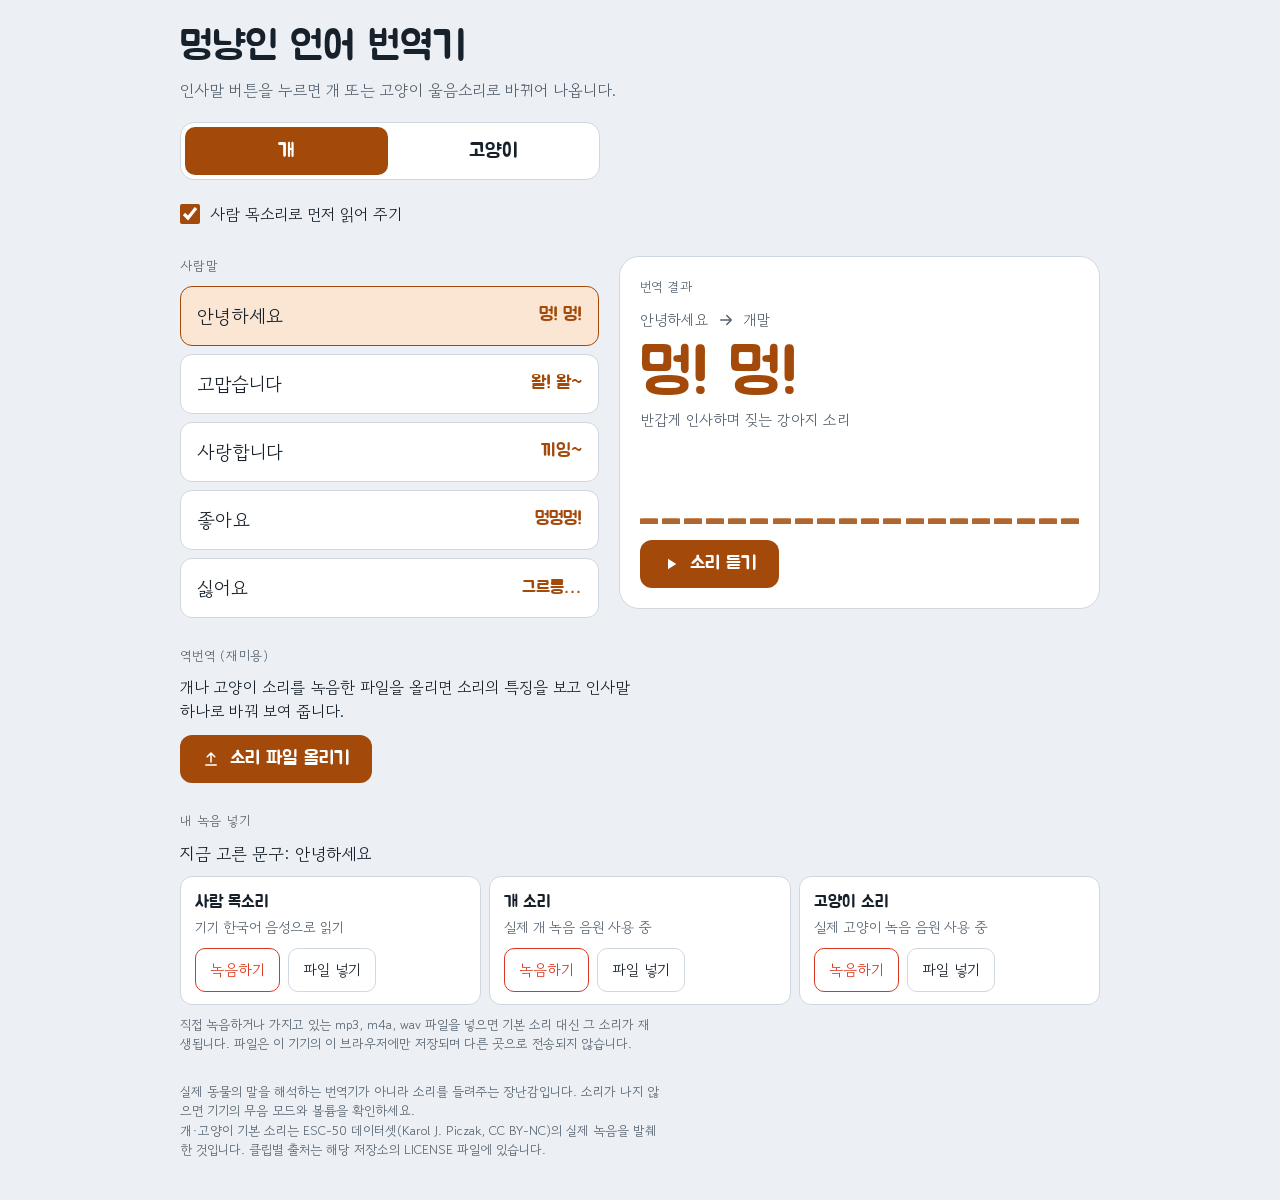
<file: dogcatlanguage.html>
<!doctype html>
<html lang="ko">
<head>
  <meta charset="utf-8">
  <meta name="viewport" content="width=device-width, initial-scale=1, viewport-fit=cover">
  <title>멍냥인 언어 번역기</title>
  <link rel="stylesheet" href="https://fonts.googleapis.com/css2?family=Gowun+Dodum&family=Jua&display=swap">
  <style>
    :root {
      color-scheme: light;
      box-sizing: border-box;
      padding-top: env(safe-area-inset-top, 0px);
      padding-bottom: env(safe-area-inset-bottom, 0px);
      --bg: #eceff3;
      --surface: #ffffff;
      --fg: #17212b;
      --muted: #55626f;
      --line: #cfd7df;
      --dog: #a34a0b;
      --dog-soft: #fbe6d4;
      --cat: #17666b;
      --cat-soft: #d6eef0;
      --on-accent: #ffffff;
      --accent: var(--dog);
      --accent-soft: var(--dog-soft);
      --font-display: 'Jua', 'Apple SD Gothic Neo', 'Noto Sans KR', 'Malgun Gothic', system-ui, sans-serif;
      --font-body: 'Gowun Dodum', 'Apple SD Gothic Neo', 'Noto Sans KR', 'Malgun Gothic', system-ui, sans-serif;
    }

    html { scroll-padding-top: env(safe-area-inset-top, 0px); }

    @media (prefers-color-scheme: dark) {
      :root:not([data-theme="light"]) {
        --bg: #0f161d;
        --surface: #18222c;
        --fg: #e7edf2;
        --muted: #98a7b5;
        --line: #2b3947;
        --dog: #f2a16a;
        --dog-soft: #3a2a1d;
        --cat: #62c9cf;
        --cat-soft: #17383b;
        --on-accent: #0f161d;
        color-scheme: dark;
      }
    }

    :root[data-theme="dark"] {
      --bg: #0f161d;
      --surface: #18222c;
      --fg: #e7edf2;
      --muted: #98a7b5;
      --line: #2b3947;
      --dog: #f2a16a;
      --dog-soft: #3a2a1d;
      --cat: #62c9cf;
      --cat-soft: #17383b;
      --on-accent: #0f161d;
      color-scheme: dark;
    }

    * { box-sizing: border-box; }

    body {
      margin: 0;
      background: var(--bg);
      color: var(--fg);
      font-family: var(--font-body);
      font-size: 16px;
      line-height: 1.5;
      padding-block: 24px 40px;
      padding-left: max(16px, env(safe-area-inset-left, 0px));
      padding-right: max(16px, env(safe-area-inset-right, 0px));
    }

    img { max-width: 100%; }
    [hidden]:not([hidden=until-found i]) { display: none !important; }

    button { font-family: inherit; }
    button:focus-visible { outline: 3px solid var(--accent); outline-offset: 2px; }

    .app { max-width: 920px; margin: 0 auto; }
    .app[data-species="cat"] { --accent: var(--cat); --accent-soft: var(--cat-soft); }

    h1 {
      margin: 0 0 8px;
      font-family: var(--font-display);
      font-weight: 400;
      font-size: clamp(28px, 6vw, 40px);
      line-height: 1.15;
      text-wrap: balance;
    }
    .lede { margin: 0; color: var(--muted); max-width: 52ch; }

    .species {
      display: grid;
      grid-template-columns: 1fr 1fr;
      gap: 4px;
      padding: 4px;
      margin-top: 20px;
      max-width: 420px;
      background: var(--surface);
      border: 1px solid var(--line);
      border-radius: 14px;
    }
    .species button {
      min-height: 48px;
      border: 0;
      border-radius: 10px;
      background: transparent;
      color: var(--fg);
      font-family: var(--font-display);
      font-size: 20px;
      cursor: pointer;
    }
    .species button[aria-checked="false"]:hover { background: var(--accent-soft); }
    .species button[aria-checked="true"] { background: var(--accent); color: var(--on-accent); }

    .stage { display: grid; gap: 20px; margin-top: 20px; }
    .result { order: -1; }
    @media (min-width: 760px) {
      .stage { grid-template-columns: minmax(0, 1fr) minmax(0, 1.15fr); align-items: start; }
      .result { order: 0; position: sticky; top: calc(16px + env(safe-area-inset-top, 0px)); }
    }

    .label {
      margin: 0 0 10px;
      font-size: 13px;
      font-weight: 400;
      letter-spacing: 0.06em;
      color: var(--muted);
    }

    .phrases { list-style: none; margin: 0; padding: 0; display: grid; gap: 8px; }
    .phrase {
      width: 100%;
      min-height: 60px;
      display: grid;
      grid-template-columns: minmax(0, 1fr) auto;
      align-items: center;
      gap: 12px;
      padding: 10px 16px;
      background: var(--surface);
      color: var(--fg);
      border: 1.5px solid var(--line);
      border-radius: 12px;
      font-size: 19px;
      text-align: left;
      cursor: pointer;
      transition: background-color 0.12s, border-color 0.12s, transform 0.08s;
    }
    .phrase:hover { border-color: var(--accent); }
    .phrase:active { transform: scale(0.985); }
    .phrase[aria-pressed="true"] { background: var(--accent-soft); border-color: var(--accent); }
    .phrase .snd {
      font-family: var(--font-display);
      font-size: 18px;
      color: var(--accent);
      text-align: right;
    }

    .result {
      min-width: 0;
      display: grid;
      gap: 6px;
      padding: 20px;
      background: var(--surface);
      border: 1px solid var(--line);
      border-radius: 20px;
    }
    .result .label { margin: 0; }
    .route { display: flex; align-items: center; gap: 8px; margin: 6px 0 0; color: var(--muted); font-size: 15px; }
    .sound {
      margin: 8px 0 0;
      font-family: var(--font-display);
      font-size: clamp(40px, 12vw, 64px);
      line-height: 1.1;
      color: var(--accent);
      text-wrap: balance;
      overflow-wrap: anywhere;
    }
    .note { margin: 0; color: var(--muted); font-size: 15px; }

    .bars {
      display: flex;
      align-items: flex-end;
      gap: 4px;
      height: 72px;
      margin: 14px 0 10px;
    }
    .bars i {
      flex: 1;
      height: 100%;
      min-width: 0;
      background: var(--accent);
      border-radius: 3px;
      opacity: 0.85;
      transform: scaleY(0.08);
      transform-origin: bottom;
    }

    .play {
      justify-self: start;
      min-height: 48px;
      padding: 0 22px;
      display: inline-flex;
      align-items: center;
      gap: 10px;
      border: 0;
      border-radius: 12px;
      background: var(--accent);
      color: var(--on-accent);
      font-family: var(--font-display);
      font-size: 19px;
      cursor: pointer;
    }

    .fine { margin: 28px 0 0; color: var(--muted); font-size: 13px; max-width: 60ch; }

    .voice-toggle {
      display: flex;
      align-items: center;
      gap: 10px;
      min-height: 44px;
      margin-top: 12px;
      cursor: pointer;
    }
    .voice-toggle input { width: 20px; height: 20px; margin: 0; flex: none; accent-color: var(--accent); }
    .voice-note { margin: 0; color: var(--muted); font-size: 13px; max-width: 60ch; }
    .voice-note:empty, .mine-msg:empty { display: none; }

    .mine { margin-top: 28px; }
    .mine-for { margin: 0 0 10px; font-size: 17px; }
    .slots { list-style: none; margin: 0; padding: 0; display: grid; gap: 8px; }
    @media (min-width: 760px) {
      .slots { grid-template-columns: repeat(3, minmax(0, 1fr)); }
    }
    .slot {
      min-width: 0;
      display: grid;
      gap: 10px;
      padding: 12px 14px;
      background: var(--surface);
      border: 1px solid var(--line);
      border-radius: 12px;
    }
    .slot-head { display: grid; gap: 2px; min-width: 0; }
    .slot-name { font-family: var(--font-display); font-size: 17px; }
    .slot-state { color: var(--muted); font-size: 14px; overflow: hidden; text-overflow: ellipsis; white-space: nowrap; }
    .slot-state.has { color: var(--accent); }
    .slot-actions { display: flex; flex-wrap: wrap; gap: 8px; }
    .slot-btn {
      min-height: 44px;
      padding: 0 14px;
      background: transparent;
      color: var(--fg);
      border: 1.5px solid var(--line);
      border-radius: 10px;
      font-size: 15px;
      cursor: pointer;
    }
    .slot-btn:hover { border-color: var(--accent); }
    .slot-btn.rec { border-color: #d9381e; color: #d9381e; }
    .slot-btn.rec.recording { background: #d9381e; color: #fff; animation: pulse 1.2s infinite; }
    @keyframes pulse { 0%, 100% { opacity: 1; } 50% { opacity: 0.6; } }
    .mine-msg { margin: 10px 0 0; font-size: 14px; }
    .mine-help { margin: 10px 0 0; color: var(--muted); font-size: 13px; max-width: 60ch; }

    .rev { margin-top: 28px; }
    .rev-lede { margin: 0 0 12px; max-width: 52ch; }
    .rev-out {
      min-width: 0;
      margin-top: 14px;
      display: grid;
      gap: 6px;
      padding: 16px;
      background: var(--surface);
      border: 1px solid var(--line);
      border-radius: 16px;
    }
    .rev-out[data-sp="dog"] { --accent: var(--dog); --accent-soft: var(--dog-soft); }
    .rev-out[data-sp="cat"] { --accent: var(--cat); --accent-soft: var(--cat-soft); }
    .rev-file { margin: 0; color: var(--muted); font-size: 14px; overflow: hidden; text-overflow: ellipsis; white-space: nowrap; }
    .rev-ratio { margin: 0; color: var(--muted); font-size: 15px; }
    .rev-ratio b { font-family: var(--font-display); font-weight: 400; font-size: 18px; color: var(--accent); }
    .rev-phrase {
      margin: 4px 0 0;
      font-family: var(--font-display);
      font-size: clamp(36px, 10vw, 56px);
      line-height: 1.15;
      color: var(--accent);
      text-wrap: balance;
    }
    .rev-why { margin: 0; }
    .rev-feats { list-style: none; margin: 6px 0; padding: 0; display: grid; gap: 2px; color: var(--muted); font-size: 14px; }

    @media (prefers-reduced-motion: reduce) {
      .phrase { transition: none; }
      .phrase:active { transform: none; }
    }
  </style>
</head>
<body>

<main class="app" id="app" data-species="dog">
  <header>
    <h1>멍냥인 언어 번역기</h1>
    <p class="lede">인사말 버튼을 누르면 개 또는 고양이 울음소리로 바뀌어 나옵니다.</p>
  </header>

  <div class="species" id="species" role="radiogroup" aria-label="번역할 동물">
    <button type="button" role="radio" aria-checked="true" tabindex="0" data-species="dog" id="sp-dog">개</button>
    <button type="button" role="radio" aria-checked="false" tabindex="-1" data-species="cat" id="sp-cat">고양이</button>
  </div>

  <label class="voice-toggle" for="humanVoice">
    <input type="checkbox" id="humanVoice" checked>
    <span>사람 목소리로 먼저 읽어 주기</span>
  </label>
  <p class="voice-note" id="speechNote" aria-live="polite"></p>

  <div class="stage">
    <section aria-labelledby="phTitle">
      <h2 class="label" id="phTitle">사람말</h2>
      <ul class="phrases" id="phrases"></ul>
    </section>

    <section class="result" id="result" aria-labelledby="rTitle">
      <h2 class="label" id="rTitle">번역 결과</h2>
      <div aria-live="polite">
        <p class="route">
          <span id="rFrom"></span>
          <svg width="18" height="18" viewBox="0 0 24 24" aria-hidden="true" focusable="false"><path d="M5 12h14M13 6l6 6-6 6" fill="none" stroke="currentColor" stroke-width="2" stroke-linecap="round" stroke-linejoin="round"/></svg>
          <span id="rTo"></span>
        </p>
        <p class="sound" id="rSound"></p>
        <p class="note" id="rNote"></p>
      </div>
      <div class="bars" id="bars" aria-hidden="true"></div>
      <button type="button" class="play" id="play">
        <svg width="18" height="18" viewBox="0 0 24 24" aria-hidden="true" focusable="false"><path d="M8 5v14l11-7z" fill="currentColor"/></svg>
        <span id="playLabel">소리 듣기</span>
      </button>
    </section>
  </div>

  <section class="rev" aria-labelledby="revTitle">
    <h2 class="label" id="revTitle">역번역 (재미용)</h2>
    <p class="rev-lede">개나 고양이 소리를 녹음한 파일을 올리면 소리의 특징을 보고 인사말 하나로 바꿔 보여 줍니다.</p>
    <button type="button" class="play" id="revPick">
      <svg width="18" height="18" viewBox="0 0 24 24" aria-hidden="true" focusable="false"><path d="M12 16V4M7 9l5-5 5 5M5 20h14" fill="none" stroke="currentColor" stroke-width="2" stroke-linecap="round" stroke-linejoin="round"/></svg>
      <span>소리 파일 올리기</span>
    </button>
    <input type="file" id="revPicker" accept="audio/*" hidden>
    <p class="mine-msg" id="revMsg" aria-live="polite"></p>
    <div class="rev-out" id="revOut" hidden>
      <p class="rev-file" id="revFile"></p>
      <p class="rev-ratio" id="revRatio"></p>
      <p class="rev-phrase" id="revPhrase"></p>
      <p class="rev-why" id="revWhy"></p>
      <ul class="rev-feats" id="revFeats"></ul>
      <div class="slot-actions">
        <button type="button" class="slot-btn" id="revHear">올린 소리 듣기</button>
        <button type="button" class="slot-btn" id="revSay">사람 말로 듣기</button>
      </div>
      <p class="mine-help">이 결과는 소리의 길이, 횟수, 높낮이, 거칠기로 정한 규칙에 따른 장난감입니다. 동물의 실제 뜻을 알려 주는 것이 아니고, 개와 고양이를 정확히 구분한 결과도 아닙니다.</p>
    </div>
  </section>

  <section class="mine" aria-labelledby="mineTitle">
    <h2 class="label" id="mineTitle">내 녹음 넣기</h2>
    <p class="mine-for" id="mineFor"></p>
    <ul class="slots" id="slots"></ul>
    <p class="mine-msg" id="mineMsg" aria-live="polite"></p>
    <p class="mine-help">직접 녹음하거나 가지고 있는 mp3, m4a, wav 파일을 넣으면 기본 소리 대신 그 소리가 재생됩니다. 파일은 이 기기의 이 브라우저에만 저장되며 다른 곳으로 전송되지 않습니다.</p>
    <input type="file" id="picker" accept="audio/*" hidden>
  </section>

  <p class="fine">실제 동물의 말을 해석하는 번역기가 아니라 소리를 들려주는 장난감입니다. 소리가 나지 않으면 기기의 무음 모드와 볼륨을 확인하세요.<br>개·고양이 기본 소리는 ESC-50 데이터셋(Karol J. Piczak, CC BY-NC)의 실제 녹음을 발췌한 것입니다. 클립별 출처는 해당 저장소의 LICENSE 파일에 있습니다.</p>
</main>

<script>
(function () {
  'use strict';

  /* ---------- 데이터 ---------- */
  const PHRASES = [
    { id: 'hello', ko: '안녕하세요' },
    { id: 'thanks', ko: '고맙습니다' },
    { id: 'love', ko: '사랑합니다' },
    { id: 'like', ko: '좋아요' },
    { id: 'dislike', ko: '싫어요' }
  ];
  const LANG = { dog: '개말', cat: '고양이말' };

  /* ---------- 오디오 컨텍스트 및 유틸 ---------- */
  let ctx = null, master = null, analyser = null, bus = null, decCtx = null;

  function ensureAudio() {
    if (!ctx) {
      const AC = window.AudioContext || window.webkitAudioContext;
      if (!AC) return null;
      ctx = new AC();
      master = ctx.createGain();
      master.gain.value = 0.85;
      const comp = ctx.createDynamicsCompressor();
      analyser = ctx.createAnalyser();
      analyser.fftSize = 256;
      master.connect(comp);
      comp.connect(analyser);
      analyser.connect(ctx.destination);
    }
    if (ctx.state === 'suspended') {
      const r = ctx.resume();
      if (r && r.catch) r.catch(function () {});
    }
    return ctx;
  }

  function base64ToArrayBuffer(base64) {
    const bin = atob(base64);
    const len = bin.length;
    const bytes = new Uint8Array(len);
    for (let i = 0; i < len; i++) bytes[i] = bin.charCodeAt(i);
    return bytes.buffer;
  }

  /* 개·고양이 기본 소리: ESC-50 데이터셋의 실제 녹음을 발췌해 이 파일 안에 내장했습니다(외부 서버 불필요). */
  const BUILTIN_B64 = {
    dog: {
      hello: 'SUQzBAAAAAAAI1RTU0UAAAAPAAADTGF2ZjYwLjE2LjEwMAAAAAAAAAAAAAAA//tgwAAAAAAAAAAAAAAAAAAAAAAASW5mbwAAAA8AAAAsAAAt6wALCxERFhYcHBwiIicnLS0zMzM4OD4+RERJSUlPT1VVW1tbYGBmZmxscXFxd3d9fYKCiIiIjo6Tk5mZmZ+fpKSqqrCwsLa2u7vBwcfHx8zM0tLY2Njd3ePj6enu7u709Pr6//8AAAAATGF2YzYwLjMxAAAAAAAAAAAAAAAAJAZCAAAAAAAALeu2yr54AAAAAAAAAAAAAAAAAAAAAAAAAAAAAAAAAAAAAAAAAAAAAAAAAAAAAAAAAAAAAAAAAAAAAAAAAAAAAAAAAAAAAAAAAAAAAAAAAAAAAAAAAAAAAAAA//tgxAAACpRtFCekYcG+IOVhkwopDstC5nGUazJPgoZC5uEyBCbRkEZwq8dkJz4IR4j9YQn7mgdw+ET+H4RDhcQFCccoblxAXA+tHCJ/WhyBOGOXlyhdb6cIn40DvdccjpSfSQWBBOIBIA5oogHEE7i8ErHTXwxF6pa47xz8qjj2S50X6i8rh+UAabmfTC7/B6LvWe2FhSFxP5hds7A5MqM/zweEEK6/ZUZk8hKus7kVDvRnbZPPSSlXSe5Boes6mUjiHmKz6/D5+rRg8Zvbp9NnwP6P3P2w7SoAeAAAEFqEoSDTdZs/TFZOLyock9aKWUixETjZIuIDulSYxjwaDSZhsJMZ//tixBWAzcSHKwywxwnAnqVhhI3hiV6rc5KZgqjvUqj1LJU5gvtO7v5VwShejNDInAzsV1SBr4Rd8mnhPjBRWNr0knPFX/mxjdnQuf7FIXPoRHFhTYc/kgbIACoDqdWNZjXGmto3dnzuPY60HxNrDPZuNPMg2/mNIC9HiZpEjTdZ8cVhNqBdgAIrWBBPUY1qywVOWQzNhdfOwvfhkef07wrn1/41lQ2Kgs0qzhVcje+VyUT2w2FV1RBZArp1UL2qvoe5c3D2u8VqIIAAICrYcZi+H4bZ4lNZCy+DH5hQA0cjYuDoKLwIGpLoyxAQqvWR0somlqDVE5ppssbJO11ODBNTFcXQSP/7YMQegE9NYysMpGvBxTvloPGKuLUVTpE9FBvmXJck6yBDCm9kOLT9fJ8aprLCJITZdh6sRqUQm/kb+nUBOf9IiKHWCmrsQwKqKLFx54XD//IAQIAAUsAXhPmMQhjPdCoZoqheYmVCTmeuDDAdv6SxoLqbyzqMVA9SDN4HIEWK7Gcd3KuKp+ayZ8hQ69zO7p5FhTW99/h1YXSYt+SIXrlKZQ63Tli1TXpZXoWiMetHXsarTsnW6SdNKIlmaFP///q3/DUCAAGEyZhEd4lfPSsO0uPPe/sGCUUDZCGAiKCpKieiMqEeXDROQyfGNtCls4UTQazMhbv7sNR1YIZZlMc7dDubf//7YMQggE4Q6SqsJGvJ3RoloPMOaJFfPqeTIrlgqe0yDQRVoMAPDXzzqoZSWsv4Kv6SAprXbR16rbz3/WZL/c699fa8cFAgAjICuFmR6AHWQs/2M2TcCGH0TQwTCVqFF/W3+FQwu3htpWTSJ3tgMmuyCTv7OXN9P33+5BN689key2zNpg73kLKxYpAgZEVLIyxBYIHyyx51wOH48cKIQZtNl7AbCqXrAsPMIGXBUP4mIJZXBsDBlcKOn/5BAtAAAF1J3RxaLJg40hIep5UiRl4KTl/H+M5YzDAMgMinAMsl7pAwQHz0GNAAXFaIYEk02Gkd9SbZBiBtXMjW3HxIQXCUz6DoOf/7YMQkgRAFZS8MpHDCp7RnGaSi2A0odjd35romudnRe/[base64]/+msWnzEVPdRBFczvNkUWyd738HvJ7ufxkQki4vdu85Aom6EGkYoPKEwpCEDhllg3CCf2SAHXZbI44YJ0XYFGunf/7YsQHgA69X2GnjFdp6Svs/PQKtF4sRkVg4SDpxGo9qH4HOLY0CdjqASBEHecIZCckWZZtM+wYozItChN6BChi68IAJXO/eIk0MgB1n9pUJ+QwGfiNWSsTxEsRN391em71qmiDVkuTU5b+xnXq9aDFHifk5pv93QxOfvWaiqAAAEJdI4oM9VMxPmI/1AvwEonCVm05khWT8epWM43eMDalGeJHOeG409GxYRLL3vjLpviqzBQoaHSlJF/FOw7jiYfIqE5d5IGyoPjw8QUoTCpYvY1pEAdCtF/LBCr26p5M5zJ+6bv+jb91M6oLPkVNYQB+JqnF9CqZNhAAAABqZclbC1Z914z/+2DEB4EO0XNh7DBOydMvbD2ElknL0tCpm7yxYcRBNK24J5K6TxbmNyuAcYiHg5B3GvsJzK9KXXpxi2kx2m4I57oxZVq9nJfRg5GANGbSCVcos5jqDIIAHYQBuMgdZmq5ATui11/0T/T+r/taaiTG1GUpWGwe9VOArw3fqoRQAFtgSVOpn0FsNbtBjO20gVsLDB2quwqoVWmky2mRvWApWH1YGsLINh8VEKlEArc/BhHz2Kio7WMV3QermsLUneKWMw4ggEdrbUK+HBIczuPqZqxNvb3RzMvVNN/dP/9H/XrRSZanhhR+tB/9b+GGSNjpqv0wAAAEWAHGuhrMrUucF/H0a1D/+2DECYEPcPddrCB1Qduf7D2GDkhSv3qdZmIgGnMJCB83acRhqAFwGyByExR5quoMd9nE4gOhzXYqIP5mvMvPvdJ1DebKSlfE/FWkERs0tCzMakhwIJQhGeagzyiXy78IG1HFyDhfeKkHPIEW1P4flFLygMnXKPTzAELLvpmlMACUAMcfhZEPsMuSRvHqijLFaliC3EiQflhA0Zy2sP+jSvNi6ActhLQ/B9aISBcks9smcLDZwum0f2wfT2IE//n9Jd19Vh+y04RggoxRujMVzKftLDFmIHZgozhGtJWfFrff0xeLIZU0moMAmGg+ISLR4qQElZhUAAAABqSrRLYG4zepVt3/+2DECAEOxNddzDxyQduf7Dz8DPGe5nTMC6QlkyrdZhiuluBIEcC8syLGWisUtcW+UpIeOltSJXP5WV7rcjbF2oaDxYXIuV+c/4XuSGGA3jLwuiXCAgzqoG6KWJQBDBJA4YJXQKkGipmx66pORf+O3qbLFlVoeFjK8pXFMIAXIgnKpikLEPUVCwyG5VVVTGIBifFloLLDDWCUBc2OrsgdWEmaoLDCvm+imM4HyFNgBiYoKwK9IKax9Snd0ljFe0unlRB1Yf6FUKlGp0O0b9aT8/8/tHBoBL/f3e599vvy3P79/1y/GLwuGCMuzi9VmjOHxoUzAAAAASwBNxO1rFpkbzwA+bn/+2LECYEPLP9f7DxyAdCgavGECqgUZaNkiVpFkaCI2CJEkaEvZERaDLWoJHkoq4oz/Rr6ZxQhZ7iKTCGMVQQsQKLqrpC7tRf//95gpy7MFssZqROkmb6wjI+1PJphBVUSfKVrp6HkDRN6LnOh8F3sWbSkTig4c6Km1pG7AAF4Cy0XpmGUtQmoKaysYeQjWLyLpuc/8BpbGjLJhEUoSRgVnS2HBylDRC7CfecFI97Wx6Kw+dBgy7Uo01UftWqK+P//rnXckenBTg0IhrPCwtEAlfrPdX26Oy4MLQVdv4gUrbOMo62i1YiahF1kICgDLLWoMwAAAALlIclghypOryH3raY7C4oe//tgxAsBDtD7XewYVMHfGWr8/A1gcIDKTcVldAdGgGc1W2q/0mRCUFQYTyYfQTcInLBSNZk01S3etp2errCVFqalvP7fzyXkZt0QMz1O9Gjs6ETUp/1tsQoC1oHcXx0baOGGQAsViRiohs2AYg2iKAYLME4uqVIgANwBJwCKiZyTlYfpjuQGIphiCsRgJppOJlkRguaUvKIUp7lRiXaE5I0qgaTIn1zAgrZbhU9zVQjZi2NHBGDElcg5Vf/L+OR1T6JLAkp2fGotzIoaLNCRhKiMeDwyS1sbEDhI9xkf2KqIpXLAVxZI086FQ2hCFbtlIAIAA7ZFK8dQxTnIJHMxpLio144y//tgxAuADYF1ZeeYUunPMm508xX3hQ1PtCESJxiYbKRbfMkQFDbTUSf/yUnnbTZXl9KXtNUFuxs9j/9LUMXIVnK9jpsXnZH2d63/1YSdf//cok55nNdqP2Lf7o2jM58hgRaqVKQfHCg3fPtkigSraym6D6BaQTOKM5BzDvVi+qCzaEo+QpSo3CKjRwwGMC6/8XG/yuGbEj2i7v6+LvX6TXsRrdlPsSdV/UaVK+cRD44sy0o7r7LZYmBiBox3umxcxjKpVGs6O+1dPfvsclzvotiFIpiMhladEOONX2xd3sIAAEtzL26TOFgQJpHcZRfWROFjOk5xXDTZWUokwmEJOlSCkJV0//tgxBOBDUD/W6eYVIGhGWlo/A0oyH/jGBpLUe8Y+RNa0UYi+N2XcrpfE/VFZLk/eWjyJuVy6pKn/2KRWQGwbeTRFyN5s+UF8YpR+mGlVAZiUxjB6otXFbkAywCXEOHgni3nKwQksnQ7WXOkmGg1pNUaAcOApRhQiDERJLA3Cf1MdxpFDEfowwCEMUMJWszGsmNRuP0pIm6H///mu5pmzRL9q2O5iQoqSLL7UxGLGf4osSiZyZX8wRCFgTiz6c/l1ayEQBAAB6+OW8QERA3y/EqJg9XzxZUNOY5DyUasdotVIQf2FCsr7pMf41ObRxlXG1UZ+wMqSZIypVnf/uuzotiuRlIb//tgxCIADRj/X+eYcqGln+q88YpkMuYN9NmtKSkjfeq/5/[base64]/5mUz+ZOui2fCJfRmvRQ0+pmXrvh2XA6Lg6tv1yt9snv+9+b3m77qlW9L//tixDCBDUjHVeewaymcGCo88ZqkCKtakt703B11jqYAA7iilRdEcbhKTELmdpdDpd1IOGixRTuLEeZko6GcKhQKUen+od4wgsn8KWRk9CDOIXJWzSKc41hf/9kna+mU/85W7g5EaHyijoXnad4sZft6oo/DPfJpwlCLHBpixQbdeIxZpOpol1EAAAt3TlmHoShI1SzkIQo2B/PkNXx6zxZ1wllFGPC7xmqmcBUb9EyR0+mCmuU8OpASre8qXRFu/q331OjKSMpXUtSQw6md32Ieu3o2awIUaioniVArFP5ZZ3lhRJFTz86Lk3FoUjTTrRQcgLcgNNAF2KA0C3TJVUDPen0Rav/7YMRAAQ00/1XnmFJhoxBotPYN0HE1OIWUHyMIAdJpmEYAoPBWcvL+C+qGaJ2vAYc/[base64]/7YMROgA1Mx1fmGG6hrpepdPYNLXDWwbyM9d4T5dMqb3ky8NzwLeF/HvjXMxicHRW4jztZHtflby6OKIIH+++t2889X3PNbBeXV/v/[base64]/khVs0zLvpiqewyfKrCeHMtUk5n//7YMRbgA0EWT2HvGXBpyTqfPYM7OOfnzJM+rz1YTHpQ2Vw5O1rQ8+oHxciL09z0jWwAAAVIpFuDLD8SKiQ5UEAlFd0MAPJEARkpLHZOdnI7D+nNR0cZOaFLZm8K7t0+149ATL2x2K+TIS4ZWjlir2/zHKW+ILp77+28jrbUmERv8Obez/6/zryv41//+vMvDRdgSjd6fzkpwAhkQQMpvWRyN04CcCRNNp0hU93KHAtkfpDJI9SdWAE1X6VarMF0TJOugMBVyiOIWC1dAykmfduuKJawq01ERV4gE6ofNg0gcgWoZhHJQtnkrjZKQEpGySegghOSbTAnWhTSgtjapMwSAA1W//7YsRqgQ0MZ0GHsMXpl4+moYSOQEk4TobwR9aF2Ph6VQMycIo3JQNRefL1yohKfXFUrRMvz13fec6+brKGJI80JgyPrOogN+27np27MsH9a7wX03vNqfmxbnchGjP97/N/zNC3W9fCJ7Du4RJw5IV/P25+KYCWf6iyYiICCuSRAGGcIIVAjALEDcBgPBRoxVqN4j2oALPJDEPRzngSbBrdmRbEcQh2qnNK7MdCq3r7Fa6ca3IwzkMwcEprpmc7MqGYhdz/for538+zXk5un/Iiv9EZZ7pJpRxtWQGURQe357HeYTVsAABpBsAjiDerkPVjC847VIywiQCQl7zGeVqjBJ2nSZX/+2DEe4ANLG1Bp7BnybEtKTzzCb2oYAlZFIw5iti6IhHKS7txyJWfQ7t+G34IFGQ/shoF8cRtPPV42Hggziuv/mCEkQwuWWbdy/3us5NNDoJRIi+9zv6x/3Kb0WtNePAd/V+5Kef4BXqnBa/v34AATbKKKrIIFZmwAAaDIlmmBI/ko0dCASO6ZSPKk0MoYVSiGm0Xe5QiMRNAx4/CYY60iM081Y4PcUr1iCHujy7T4+5/l7GGDEHcx4uPSN//uiKLHGCKQWD2KClUXHYy2Shhm9GWkucDuiR/Iz83pnoXJ//ybhA4vK/9dMiCEWoGj7AwRu49teLWW4iKDnAAAD4a1yTbbtf/+2DEiIAPNPc/LCB1SjUzaOmEDunFSwIEJAqRTgXsCzkXIygCESRpKGmah1ChsyW8c1EUIHC4jRUrHFAIKp2bkCJi30PFnTO9eWFi2GBlJSD9mZ6/N+PhRE/XLe0oWdWJUs6fv8/qvqq25MFh7UFJskTrMpFPVVx2Yivaa0o60ojYWlv25zrT3d/u5eD0aU//2u7Y59k2JZ2oxA/MsB1vJkIjSiws4rCdv2jaKxovPV2g0QABKAk0Gfygxkj3Pu/SHA1RytYQ6AbA0SUCQJZCNHAXyFwYNjABNDmzHSTUCgLlulEGpnGnopuHB1/7W7hy4kzY3//s0RaUZu/trexDZGs0fHX/+2DEfQEU7aNJLLDVwhWvKjGTCrCxgwqBxq3vYHlkB252d2fc3f0dWUiCwSqiUatk1bV/9PSeu6uFQ5mwdjlVYYtlwPPPvmJZAAAAAAFkFpcyZdDg2m7tAoHYHAxxwC1H4AVCRGacPJfRFdDRXDqI4hxAyhfNlzAyhKezVxy7rNJ5rfJUn25+29////0WREIxHx3r66zcz19jX7tcYdTakcmgDKDokHihlDAkk0ERxdVvWQd76VxrMEGCpNIb7AesfdDIQAMCeTUpMyN6pM1+KypYFR4zZDIAGDhhcrICD3JVAVREcGQOMRYg59GQkAbg+4oAsNggx4YIeyn5WoNfzLhsf+f/+2DEXoFPTM1XzODLAcoY6zmTCpBCV2V2dDhUX1bGqQFYaUYGAuHxGsohmsHwcAbEUaGJ/qOxaLmnPWIBHcDbqREhGpfokAAAAqCTK35ykskfaTtxWWKDAUQKTGQxIANCDRTxKQRpDBwSYuA6AMDRpyseHRDxVvt0eSzTfe4BiBEVuB33MQv5//1QiWHV/u6FrPnZK4+TmHFgSETjkvl+fnOyqeRjCZyGvQIgxKfT9SnYmMGBd6iCycSIaxXgABt1s4vHSQRQuattWtjJj5BcQ5pzKjToDgF0ukKkIII4GLIRmUqTAAqovsDuhkdcqvd0McpNhsbCGhOpFlYv2f5UPCM0wyn/+2LEYAEO/P9ZjOBuweakquGRnuDxxQaaHkVLkLhYgyALyxL/PRMxNEIKmrEDDfvNPRWjkmMlQRtOKW5LiOMAw0QQ2RuepbWgAAACoFOHYhDgvQ7TOoyxcUBBgBm7FjoIMoSXVGwqSBgVTAoq2QxqfQhCgEawJJFsPoms2mdPF6fxlB/1ISqCEb6sf/mi6ws+OuLE1/pf84erL1wqYL7S5r+x/mHIrplE/n5nXfozx8+Zn7yct9uilzocWDJ1cAhEoruq2IACbSTkW4yjJv33cOleO+oKtMMw+5hCZRIA5RB0oUUdeWJG40DjLCqFKCxB6gNyAjYBkcLIbi7GIr9v47pVk1Y4//tgxF+BD4lXWYzga0G2rew9gYqQpnT2otJKEcVCq2VU7a/7q6MxPa1KvDM1lno/[base64]/zTCgo9M/Dj7UW9VbUyG3MA//tgxGKBDplzXew8TsHQMCs1gYqRjlOtzlV/eiEodnVZHfL9klmp1atFan135ivNNmUgVRMuDZuSthAAAAUC228HuLEoy+9I0hgAgK8wMwe4DNx2oukaWjSuQucpWPXWNDQXEPLUwFhh0snYQNc+lBv3nW8MYiZFNmPborqcNpq91OY6Jv9NXRjlONNZ9VelHU9NSnKqzej33KxlmUe1j0q9e5jmQuIbNd/qipEADUbbuTdbk96oMXBqOnRNdS6MpGjJaOGodKHHoF9RlW6Gos56ByFTKFCWKxoKxkmhaP8HlY4VeVy/Wf7YN+QvsYG6zXhPnDkzNgaFFVCmeZ//0svhJ2U+//tgxGYBDkEnU4wYtIHErms9gw6I5f/Dy4blvxb8P85O9yO5Ee1hkB4h+zRVvtlAAAAE542rRFxmDWBjhekyOYlLCcCGkqC/Q5Dx6J7pVBiAGJLB0fAaYDwhpD4tq2r9WlNsjIEdpIZ94RVDwBzy5aIO0Ss/1+bQrb11BC3OQMxtjhR4OpYO8imaBMRjBiYCQhSTirGqDpFGgUW2MABbRadaysymVgay5EOrSbqz5xkJRaBkkjVjYoLDa65xlAvpazyrUTxbCRIZ+/sMiZpZa8E8fmdc6mA2NI3yTFZN/5Z5HTnZ5w0/9Y1FDAUBw+w8wIpCIiZ0VGmNBMAJmf+aALQggCXP//tixGwBDbDNYeewbSG0GWo9hI6AX9T1jsZQAAAHd7Y734/CAsxe0/KbKdOmc9y4OAkXHSIyAccf3JGhkIlXJmdkhhg4yyqmFEFDI7rE6OnCs9vZjM7BCn3lopGVnZFGUS8y9yddVWjF9ff/5Hq2+rf/s7lRjThUhZw5uSSpVg57xKmIkIAXI0UoEmN8mCOUR7tpGRYEtwndHcvDEhNMHzTLvUWmJwxbl85pSh8zEHQg4AHbuxMjkbYcMhO/QqqRgj/z/zOWx+6Hn9X7P/rHixQ7AgCssxjBEKLW/+3SHq3rWYKRYKgsWElaVXvLYwIABXauOdMF/DmFlF+4E4UBdEJYENKI0v/7YMR3AA0VZWHnpEthpp8s/PYM9o4tXcmUl9pm5wZxibEw6m21vwKNBGHaYM5wRvduzMQgtHRzldyyAFB1+uhWs1BKhjDDgTmllFuYYWm26crIFoG7/wuKPXKLJoq91D2jKJATcRRTHpyb5BBdS3meoj+WC/NRci/wWeOqFxFnU4zKOF1DexZ5IjnFB6r3O10vJufKvcNaxq7bVZ71ZBJpP+83ZShEeKg6JAywUIgRR4NkY+meVl2kr2vUFUrPoOjr62DdOTzZ8NoHpDAAAADlrkvD+geiSAIvUAmilEdgQIX4JQTEd6hluYYhbIezlxusanFsSKmDakbiXmlzRb02J83zO//7YMSFgAzEzVvnsE0hphmr9PQWLuxLThs+agjB3GPvDkY9p0JuLbFYuwUE301rspRSRaYGH0Fhp0lPwVFsO44NAcFlqGQE5rG3V0PwkhOzeQtPHVMZMJSBITxhPoyiUbHhggaP+85WOpaA/[base64]/7YMSVgQ0wpU3mPGeBpBcqPPQOhOup6STHh8vMChY5WlB8TNZH8gHGkSWEeHpMmcty7bDhYS5meuQlgljyJCMWOO4gYuCEsnrZCGoBg5rFgPYZSBWJhwyiQ+E2hFT0uc55EDoUwnNHVnAMka0JGmg2wAjoqyBnuDp5e+GdyGsfWzPtAjh6DK39SAtzVXdUAAA/81k6Rx8LRO+r4jAcCPJISw0Vo90TEY1aOlXMFFMilWbLIrWEKuIjTYyECsPJVcLo+UKpmiQytOIT3YjRjvF7/dlf9yCjC+pO4WEJEi+QadFDhxBpgioNGuaFaG5NTFZlEuZMsoClABmaiwk8MUc6XKR6Lf/[base64]/PDE/rItyPLLB9mbZ9TMsvzk/wiHBZRZzUn0C4tjMXsWwY6hhJKSwshuq61qB8AAAYVUADgrdfWAmdMvgSFReFvuIBqxMMSaYY5PGzIpxNk0UZjRReFsp//7YsS0AQ0wzUeHmHRhoo/ncPMOgOehyis1c6cUyuRKnH4iG+hGSZv3whX+KoeFU161fW5kvVudjH3yvxwWOCqpq4kxAloRp62oqscMfl2Wu6ZGIABCeiEthrTmkUtM7kiV6tktOOpiCCZS9ExEKuyNrz/MQwhxA6AUBiDrtQICJiyWHGiBpHoXTMqRGXTckXhpcpPQ/9VT/6nsfSm8gYGHGgTW1TBwfuYTuaL3GRcqTVb7DCvsb1UpbZGm1vCIhmE+++txrncXJlEZNR6ikaXghGiQhFQIuQECxDZw0sownuRUMj2eJQUxX+kShOsSGb8BPnrHpThsuxmU7nnXA9AY5zzIqor/+2DEwwANSPVL57Bn4aIeZuWBitiXHAwSkgAGhdUW9wFYI7m2SClsL1HBKQDxxFTW7gOMMQEoAAAwrUjJkBC1J9fT4Qc3B+Y6QPAG8/IGGQ/SS8hKkcLoI+FG3DwS0jXPHkcK2ETmMJpSaQitJj22jM0czJTTJ3iln35coXxj5XXy/+jPgyDAPhOI2UWHkgGwNgYNHrolkCNSOxGXV0RYGgIB6IJHUUGUmyV9GtP+5T0NbQcYKztib1ymG0wKFxH3bM3ZQaQl5mVyeurF4WaVYUO6alVso6DE4BmUBZlpLMi4dkuEUp2jexl3thiX9vJXv57Jdr2s/5hDZN6Tn7Z5Kxl1/+3/+2DE0YANDMsyrDB0AaobKjz0jSzdcW/Xuk3NJ73Xf99qUAABKkRhYdHmf2IzEGu3Et4SIFrDMCDhwHfYW5bO1ku+lA0Ry4Kb5CCjlMsi0/lbxooUm03RRHG3zmbuwljP9k22dKkYlkD0mfrlojVK98tSWZCTamVyX6pRdZPp2Rl1nMyLXQrVXa1kzo3o6I9rKObJwFvWFIYwEj2XUEKSjaOxFiFO6bI2vIc2SQ60B39yp0mfVpS19e88h+6cZjYJSVJELfnL7RpiIRG9bLK6UxlPU6hxyhw99u9tM+55nbdjNOZ/pEpUyBXp6ua3mNFtVnYLIE4G0/tuaNMOy9ZB+FHOeuT/+2DE4AENWOM3jDxnwcaT5iGEjonckdRVOAAAACPEAaCdMuM5zowY6sxGUy10JwL6QNak38fZTyNyqfhlyHFaQzp3ZYy6yNNJNNDThTIvo69O3dgWarajN9eTJXNm96VOfDFHjPnjF/DJUlCwkmzubNCCUbvrmcKC5Tg9P4JgKOtAUd6s9rjhGnuw5pisSmTjIDzjeEhYirl+4AZI11RWVsFVFHYBdpfUuK5wWBc+NxwAKJoFi6TRm0ujhK7tGElUq9bzcWwIgNjQ3NDMOjUscpNN/YyeoZkzNvGLV2f1BlGQ+QVr5F9ufemhUylqmfZmxUzy4mYOnCpHvl3bXlOOC/kRamv/[base64]/ziaCRJ+9wtbEaomN9e7zE6p4L0E2tAkeIDabmRq7z7PxFGXIkmE/SDT7593xfdl1Oy2//tgxO6BzuzjLKyYdInjrmVVlg3h5b9+9rf231UiBQAiIBu5pdhXbE1cRBkjdH6k0xAisZCG57Y/BNQJBKHVWYBUUR6YqSrfHEaxynJlf9a1d9HRyjsWHEFgwCPhGAqHN2GUKQsIZD1pxGF3KdLcihfEwQ9y6p9hsu2b28KBSUicemWWfO1WTH8OCbom1f2zvnr/J3A9pjOfYEIAAec3maSnSDRQw1x9JK15ylF7zssxHVhOLjkPlomJCeZMKzxyT9w+lh9c9CZL2VvlTN7Xm27eOueqwIJnsbMr9ycvO3Nc4CKoSLfW+ZfayGheTBTKYpMQLQQ0mg6jU8DhC3/S3R0YBsqT//tgxO4A0KWDKAykdIm4kSWVlhlhyzAcTz+JIwOX/98VETh2mKSGpk71kN4zVoEiYVL2VSinaG6TWVhCdEpMyFwjIHw6LEzmFEMTZVlyGSc1XnpyjJTI7qjCgz9JFXOBJuTGnL2ms67iuIVa/h76KUQ4pKdWEqSbbamMQFYJaAVwNIsQyvY3xK2vfwU1swp+f6eN4Z5mjDpmjPh0UlZFzUzXo2wSRrIjLE3JdIJBAegjEhUWVQrfHiB+Fg1cKRyZJTfLtmekhmN2pWbO2u+AxgbqCWsiGPBAk1oOoMMUJ6zkZ2iGZGWV4dOSHivksd81IDjtY7/5ebGRsqSoynz9EX3fvDs4//tgxOwAT40bKqwwbYnbnmVhhg2x5MOVnCNZ7AxdtzVNfYOSqjIVPY0yhWuOKPICBEYKIXhwpxSj5WzmIItLSow5OkK7DCRki7V6IUEQaThhRNgoIN5IiatI84y+5fv/yB05BXa5dEL7Ixe0IIrrYNwVTFkIjHkLDPF0I1x1yrclYNy6bLGT7PlLG2/xiHiyTvWCNG71v2CbB4uqKAMgZ8Fg18r19VaJ2qz6IDhWCwpEQjB4X6SjSaLJGkAZPyNKlqRzKhVbLB1JvMIkTnEo3DoS/obqMXU7GXMF/Ec8LicZNWM5ZlxoSHvDRzU1iubXIP4Zgo3YJ3pck/51rUm8ozaRHHE9//tgxOoBzqkPKgykb0n3r6UVpg2xAudMtiYMuUFrzZUBASAIVgAX36YOuRi0eTCeKo1hg067S7gKAUaJTRKhFA8gIxYM0M4diyKWEOLhla0mzLtxYs35NYGBlBW0xNKHy0a5qZAx1KKJ4+AqqMA3SxQm49yWAU7Ty/RdvOTBUzNUR8UVlSBLBIKx6N60yHj3zOV9rX63ZfratMFwJDmZICShrDr+xWPOTSRoLGkNbHULpS8cWhqopBEDJkiCxKhZSaqUcq4xEQa2Ssgwrh6xf+qXxjhhVU6q/xox+TN3NQFVL43VKr8b6qs1L9V/VVDGrHDqqv0v9j9V6pKf9UvUu/sKVRJK//[base64]//lVlgMEDCA7LLKj2Wf//////8llllksssslln////ZZZZbLLLLZZ/////yyywMFDAwQMIHBAhYWEgOM4KgyKioRFhZv//WKioqKKTEFNRTMuMTAwqqqqqqqqqqqqqqqqqqqqqqqqqqqqqv/[base64]/[base64]',
      thanks: 'SUQzBAAAAAAAI1RTU0UAAAAPAAADTGF2ZjYwLjE2LjEwMAAAAAAAAAAAAAAA//tgwAAAAAAAAAAAAAAAAAAAAAAASW5mbwAAAA8AAAAkAAAlwQANDRQUFBsbGyIiIikpMDAwNzc3Pj4+RUVMTExTU1NZWVlgYGBnZ25ubnV1dXx8fIODioqKkZGRmJiYn5+fpqasrKyzs7O6urrBwcjIyM/Pz9bW1t3d3eTk6+vr8vLy+fn5//8AAAAATGF2YzYwLjMxAAAAAAAAAAAAAAAAJAS3AAAAAAAAJcHMb8rXAAAAAAAAAAAAAAAAAAAAAAAAAAAAAAAAAAAAAAAAAAAAAAAAAAAAAAAAAAAAAAAAAAAAAAAAAAAAAAAAAAAAAAAAAAAAAAAAAAAAAAAAAAAAAAAA//tgxAAABpADI7QBAAKHpGp3MvADSdrZF17UqloPh+CDxAsPl34f1n6gQl/KeGJd/EEEPg//8EDny7xP/+Xf+H6jhcP/9X//wfoO8umz0mktfq0cisUSM4B8i7dGcY1O/bAAiE7QFQOVFH8Wg9MHQCtuZ1hn1X1AS9jY1Qh+NHi5xY7Ip106ePHFYV+baQ/cF4hBgNEWSJqiHj1tSs6HwFcfz1Pvd01a1le4Y0n2ePRvnjw4sesG/tW3v77z9dxhYdYval/vX9v9Uh28CJrFPSHdmjYZJ9oywmlh3dP7kLAAz///7cwzcAxKfMoAOxtEkAanG3RFVija9cF3nWl15wpepbRV//tixAyAjsEXO32jAAnAsmdtpg1R6aGk1BA8ygkLilklpNVbWRftqm9MLd2SZL9mZmbKS8Zr94pmmn13dtNrO7fvsbnbdfPv3/z5d4bdiHad2mgvvvc3aDdgYuh3ZNIG9yR0cOyRfEBQ8yw+VeUHlyxpATdcREDo5kwcmKvLad+IzjclAXHJpgNYdDmJL0at5VYeMBu6Kg9cTXpcDzHhmZGzT0a5Aj7QW74PLU6JgBe3IyLesfn20nK+vIc/jZP8c6V+enBCFCI/zHMy96ttKtSM2PJFK7XpZQq5xWtIx3UvvVUCSVEkCAcpSTMGGPOPoFDBAEjAcFqEJJ4fInYeagiZovaAyP/7YMQRgA95yTltMGPB1MDnsZGKMSBpOi4pv6xnB+zBYEwer+4nNWKNkczBLMIzZHrX0h5Zu1M+aVDhJ7jAtUJY2vDNbpLVLIrklsOH0mulKyEhzn1+SbTO3St8V94rZRHIRP/////gj/wQCD5cC5uNoKDABwGN1lTZl5Pg7DOoKoIq4UedONQ/Bd2BtUmwMAGbzZsgTjjAciuHYy7nkEpohJTtzI5YZLQeafi5SWkfhXetfrLrut2N8zOToZ3lf2loyvqym2ci2Z5X6vzLqnpx9q0nozp///of///DOKQboBNgAMcTAB2gaqF9Fh4XEXHeCA37kLYolnRxGV9L9D3UqWtAo//7YMQRAFACBziNmE/JzSxnYZMNyKlMVa2RbVa3dJPstyNybW56lD7jsz5s7txr32LHSw273HJQ9SELMyI7DSwasrMXRw1Std6uYyIkzLIQHCPM5Z1dzp6LutSDmURsiq7LdFkIg6GLal///////09AYw0AAPRBf0ibhxU6u2jGAEzVsDbwWj2mGw9njeQ3LwhJMCkIVRBUTRnMReZMCc3XixCJmYOCMWUOzIvn5IZnmf3QE700byk9Wmrff7yHfmROzHnbLyFw+5lK1z7847Q/s4W/jpIDHmiaTInImVgsHiJH///6agABr6ZVDlcixiBg5+kbgn+KzRyLPGgBmEDHBwB65P/7YMQPAg8Yq0Es4MXBzRVpdYyZYMCLytd6Y7zMMjM87D5T7l1ozfDgr0yP/x2zMArd9asp4b1rJfbSlCu+ucjrtEJtywcXSZRIIcLOU8eWQtinFyIw7JoRTFXVj0JHETpog4spqEi7vpsez///7aQEqo002mRDdycQTBYzfIOEBwcY2iB4CbgneDoCzQCEaMyRky236a03qwic8MN9ZeeXRCT03qv7RnZuJv3naO2OfRkPD1NFsa58Mk/xzgQILTCbX684pbKlFDbIANFnk73MSyqv4rRB29BdyVMQ+4i5poLIAAAIm4bVAw8gCCYlMBAAqVjTeZ8mgD0MCQTXm8wCeNqVA//7YsQRAhFou0MNoZTB3SJqDayJYBPMjRzMgQaFigjTFReLOIcUSyIRAAY01cFyGXCAaQsEfNzNzbqIBiXFz7TCki9Qmtpyq6hSSCIaPYSCyjQQMIzdv4qVowLkybLRGOdc5pOH+5LihxiKSbkylwohB4CKZS/l3H1i62oAQwRoByVJF1IPdBhEYCwFeII2hVCd+KDEZiHGDMYQgIFNwkEnKiREVQeRlKCChalFM/gy8QEngN0sY4xUOhGXVSrKXWiwZBLk0EO6q4EOi/+3a5LPZCm0Aw8LYzum9koMOPEoMxIcFda/L0pD8WWgy4AHkgdKwgg6umAGNBG3F0cIw1p52YvMIgz/+2DECAAO7R1S7eSrCcGebLGGIeYwsnOHGxpuETcGNiiACJH3EJSe49KJIsXjzAiJ1Sxr8h3O16JAWXNEmY9SEMUwuIN+y0ehK1cWL6IBih8TBSHkUmn/0/7JOKDzoZcnteqFZBg3+CvF//0fN3J2DNt0uRTUT84b7dkNVsIAACvRW2dKGM8XlElAX0ZOkODrq9AsBgQiQXFZvKVYBOLr+Coga5tnsbLUeblj9dnzjjs0Sth0TX//8U3z5hTpz21OFrWZNPur3iv/ip4yhUbY3RCt+h+1nauOA1axyY3a28itTXFbBZlWk8piCqabsAAmPdlJyjrbSgPkk4V8AgM6WESLCV7/+2DEDAAOETNzp5R7MbMi73T0ibbGzML93Fc23L48ok0Dapcdxt48GlpYMmokaNF0xqch0JNuqP/6L9WvbKZg2jIQRNMpUT9953UpyOOW/bRNtfkqc5PENa0QHNQ+8ha1gGDjfc8mfaCpxgdhDbwElmb6pyXHtQ9XRxmWXZItpAjNfsplRzRM+SPpswvdQNrwVNQgcmuSxWiTSRS+UQizd//5C/qlmoIKh3I7WM+37NUpQooxwhAgYdkc5jbUvvfSxxPEKw6BThAathcTvShBJLaFpS01GOaAY+qaIAAhOxkpykHjoYsp43lo3Bd0MUxAi7Is7kE2LTyajwLQh2iwusbzU4P/+2DEFQANXRNxp4yw+akmbnTzFiYKKutY5f/0vWYa6SIMIGihQOofY7f/Uq6sI0MUznO3cw4+rfaQiCGxbNm20I08UdryI67XbPtIz/tvhRHWuVHqVXWEAIzasFuUoFAO5BqsjRYTSPEyS0YH6ynzhfdSQ1cXcAGfbA4tibmw6cszELdfws46mrf/ohk1R6IYptBAVMhn/+7y1M0zOhj5nV5Ce/0dShZYcnREdVZEHmWgktucamanVT75h5mIoBRVdZAAATkYDcg9Rrqk3LZC+0KUWBSnEAUwXw4NT4e9jUvemIyVnjwqC3amTkibc6Jc3zWxGzmujY7X5rc/jOaRvv+wtjD/+2LEIgANBKFdrBhy0ZsT6zWDCiBscA3/e1INFd00kV3mTwCF59gsenlPFypwLUHyP5UJjmLxUbU+gAAEv9A//2vvs8CSdhrMFrwQsQzO5j2Rsa8oGe9kz80tiOOMLiZ9HfpZM3s3cd6IzNJou/yf6yEb/FsOYkWB79MisNMB4ufA6grF6l2rNiQg54QCTrjgFHb8VXKKFyx9qmMLGmvWfgAIBesgbbotbmwE7Zy5PSDhWDWRwoFWdTQnj9bMJxqfg1+bds5BMrElxZ2ax9mRyyvITkHYnAGUcAuVmbYMGFsg7CBAd1OvHGSAs4ApZZWGGOYwKPfUoysvXKFVdwte9z3KaJ7z//tgxDMADTyrWaeYcOGmsOv08Ypd8LJFlXQgyy/21OScDcyhel0Q40kidpeDLYy2qstyIuzK1mUUJjZ8PZohq7CnfEy+ZPR1Zka5RlBEpyJt23qpjKhWdlR6k91f6W92TdUsUy22Z9tnEUWUUqHZn1/90+1lsyF7IcxFlUS1dt65TGowAAY0QkGxemT91k6yYZaUiMgMCoTEFLVJUsw7rYY3K3gabRWqaEzmDqzUASqbAdaEI95lN5qWfGbsy889JWHioR4ovV/u/v+m2m3//6gzcskRrzt+I3PVxfTV43215QVfAfR/kd41gkAAAxuQtpsrtYQQLdh9XbOkt1LCoFMFVJhz//tgxEEADOUXR0wMU0mgFOl1hI3QEnXXLLoekGiriLNxjKb1C4qvLSZndqjGzqHGjbs55wV/[base64]/PdDAsRQ4MQZohnxEOvWrlpOiJOxaeedNj//tgxFECDSC3QCzgYcGPFOghrAw4a75H9Ntwb0lhj9F5lKUpfoYZ2HGStLDA9Ng12CT3Nj0i4LzzNYte0wG1LQAAD6RqhMZBIlMZJoK6AgQBXEy1jq5EJagwhgB4SlVtqfQ800cmFQ1un629xmpJwbMeSRmt1kU6Kv5SVSlDoQ7gAgO50Z9/9MlKcv/Z5nIwHKiAwuOcQNm7jFyVUMbXqf4ypZWFmm6AACtjJSTB1qVu4IApoOgYWeGFdgkjqMcUm0R91ZHYbNH5XHmsAQg1z+PVjCKQ8ZSVjPRZF36p6qeoeB8wO59DHEAKg8aCsQCADFzu1v/ZU/O+9eRrm1MiC4YH3tKN//tgxGKADNj7Ryy8SwG/IKqphBY0OaXi4eepXeq/CVTXj+KpuYAFAAAAAACPugrd0UFiWEplIp9DCIeOHEUA1oYwImEXUAgRKxMVENnbhzr+MyaZewup9P43SOWAGhqQWvh6cLcW4gciT/1dkV6LEzuKuIBJgOHxa7//1/3RXe6MWIBxTncTHiJcAHDtPpSH48XFXPRiiUQyhhdDQkERouXgC20CnIXpU9tjVtsSyg5MCzpmVJfd8UACKSjsQb9kSwK+WiLUTMiUo6I5TYaKxrKg6w+VVVQqTkWj6v+55gou1JiujBUB55M0Qq46Xdf/1/XSbz2YkYMMAMIKXKSqYQQ3i3ZO//tixG8AD0j/V+0MtIHiIutdo457tC03v/beSRWd9WEJY57V+z/VVZ4psYAAAcjYLcoqgH7SwL6Okis/4Q0LcBfACUzRALXLTCT7fClbWmdOMqwwqxedd1JbnmFHkk0auLy1Sg12BJpOu8t/keqAkgydvWtigchyQGX/+9fp77mFhsVD5bsOZT1Y6iyiacBgRaj59y/WDSFOKjU8KBBDg/MCV3wAAptApOrrYaz1Ca2yb7RkBoBeBBYxRk4IYypRXqK6UCAhsEapJXGGuuND3Tg74tx0x1HaRxCuHxBMK1f/F9lI1/z/DKQAwQBcDiCB0v////muquw1DjxYXHEWsiktlBpBkv/7YMRuAA8lEWGsGLTR06BrqaQWarv+OzhUGAELlhIYQDZcNngbj6UAAbZASlbtVrsnZjAr9KnMIeR9AB4bSEgYxQRRMSKIKqhYi0p0nJTnhynqLURpWckvSVCXVQWQZLVf//6c//8DSjR4PCY8YcEn2////yLmfGqv1UYy06IMLRxyFa7G0P/0IdUh/S8iy5W9w6nivcxMkIABDtrCk2TDrzbL13wTaUOT2c9RUasmCmYyJSczR8pJBR0k2mpmywi4JEs593vr61yt3xm/VjHj/qlEcgecgkEwYzf//s3+ouZ5qKxTqdnciuwgN92EmF0OxGQOAwgQEwOB6haDcAugDA5ZiP/7YMRvAA4VZ11NIFNZwyctNYMWIkHcWQqWEAFJyxApOiyJxCRlGCSRcktCBrQpgtwVRPUPOZ+yHXOzsr6LmrZen8ePfFLWgyMbzVJWOqjiO3/qpTLo9HQRHEGkF7BAeVm/f+OhkZTsfpOthCIcHDigrA/1QgMjs/gpt4L5a86j//2N1eP4i9FaGD/fJufEfcAATbQDco86u1Re498NMrW2ZFaGRa0ELgBoFhMvbRHx/XLZcyB+Q9ehgKaJLyTk5uzT9TLayXYWW1hf+79Q9Obmv3ctRp4iCRQIcX///qfRtDQpmOxSBwEBIqOxndAhxwP37Dw9Nz/v/ym/4OE59SrevelXsv/7YMR2AA7VJ2+nlHj56KLrqZQKM9SZToByeQAAAESICLgGOW7JvEw3MKrAk/Aoyb4QmhjgOAxJ6OFMiyZjIOAhYYEy/wQGKLr2g1lqu9xk4w6aF2Gj3ZsjbTGXQs6V/1z9I4Sj7uPgq0sSPQAEC6AlFhMfFP1VrcEHEkKbKnQWqUVPC+9gENqt7NDrK7lrch151JVMzAAIMjaBJTA+SAZQCI6y7n6coKsPsRoY48VQjVs5DikhR3IKjOgawKXZdLJR3U+sslqMOQdf//yqFDYXXnXkaEh2wDComXp/1Xey7FqYtkxSbNEmq+aOs66RUWGmguKIMXTbzmZSx9IPDTSJqWipKv/7YsR1gA9UqU2toTMBv6RstPQWNvwADaYAakMKvY0u+s0dhLWTAQTMkDJQjQEW7OeSiWDriXK6CfjvPaXhdzCt0FT6SwrVsiHeMCFM41Iv2kh849LasKmCwMmnMMEv/+u7frcpMU1DXW7SQmBZLFRRqATtmVHiT2zsvcp57JKD+x96QA7IVZlw69SgXDaghUEAIQSmjffzEAgAMEkTbBAEtsgLFgLIJCyhkrCwamxB6Rsg7F1ZtYQZ9tIqtPb1UfrAkBEfJnxjCWNHD2e3MCf//0oRqoSTRVT6sY7o1r+0WrkaADCB5x2xjm6061i42KRsyGVA6BH1AAAKYHnMVMhHViXavQv/+2DEeIANyP9NTQzywdCk6NmkCjD0ZYB2XG+gJHDxRa1eIVAfNkk9gzx93ygYTunjk61OCd3Agrw9Wpm38cY1fP/UhBw1d8jLpMBSCaao78K6/m/[base64]/+2DEfwIOZSVHLKRxAbkraXWGCWEYHNVKChRdpiO3KvWXXfv3Psd1co21XuiPRJkU3Uyms5FodnZUR61WtbPzr1Nf/e6zFRWX/ZOqS+xn5mnz79c4f6cVHVcKkbi/dvWhkjKJ9iLpAkM4r/[base64]/[base64]/IzZkI3dLpU1GlcZEUkIM7OOcEZqV1eplK7HsR9E7+1/0VFreVq5Hr7a79HyqpasiHS1ly2rtRZy03+hvIr1A7r/[base64]/TZ0WEiiyetfOkZWq+RiGQersLcg2pvuUt0gkmKMkThFQATA7AA+WeiQoKEe9MkIIL8M6gSHoKaHKIyKl7raFrajG+fa9mjv/+2LEqwANFY9HLJhOyZQP6CGkjWDQuZQZzOEbdKmY86Sl1aeCiwqDMuqZUhmB8eFCT5AdeyaB4JKJSV8VNaC82ZscaSdd0X20GAE008/rKlEPPsoACGOkOwAqHCQI4w3UmbQRqLriSoFAOlkhGQ+vx8PAofZxUavq0y3xntj6x4oMT816lJmz/e82hbQmcYA44NgsOSGR5sw+lCmmaQix6TtCCgXctKENa6jW24D896bO1TGuSZABtRaABXwOqS3FhKYPCpwUQFcZy2LczxNJ9JLPUmBqnVbDxBrd01z3L3e+lNP7lje8eY7WcMC+TUwDvHkwxFIpTjl7wuKbO5aJmt16lS/1//tgxLyADDTDQSwYbwGTlGfhlg2gxaF1LvvUAlvdrU7/+f8hABIFAANEE5DlCpGgx8Ie0lFRibSLkjt1ZfG4fs0suvAOAERVrgqzxngZxZtjEZOzEVtYomW5E6jE5Ljo5x0k1RjMm5c3dkVe+Vmu72Zbdaq8vzmkdzLVS6vduefvrSuzkVyslbsvra11I9nc////+rf9S+ggAMpZUQAEKFOEnVaBDmP4DXciFk4RjEejUJS/ZJxgoSGGq97ENbsn37qxKowz/Maphkxe96kvKX3tFCJ8iGVjhUXC4qxY3G0OIWChdlqUYw/SGUxdpFC9kxKuE5gJabGl2ISbxHgNqndb5Tkp//tgxNEADFCPPwywyIF5kCglh5jYTINGC4XVIQABxArKSKkVPK16p7C8BYkozSJatWlEwTLMv776IFCtWMEIJCM9jBoDPqEMqaNzJIIRFGMUiHtBQExEXfuRx6iFW2Oz2bpX53Qie+fnTBIXctgYGLN/hyG7vV3PKF39fM8s/2ytwQiCwflUAmoPoEWDZ4q7rOyz87LPiI8DQVIBtyJlBADmXTdbK8LVjAEg7BYSzUnD8Si2Mg/eOrcgdh2EM4vbQ5jvmbps+afuvEYju/ZvnvYbfTzO3UiLW3TemXln3pTPy1zy7ZZ8OfJAw58/1QGDV7qjhZKnjpBp9jgk7iIUWhn5/lP+//tgxOiADpn9PQwMUcHGESfk9JmI1S0RolIAIALJgRphEm+6MOyh/XnfRrs7RRuP0dDTRPtv917bO2iEbOjEODzMzN8ZjOddYVLObJd2hvqebNci43Tc+Jocy24sj/8dk3uRab2apptXRD9Sm2koZCUW7TMej5uMVGcyMYxqGV0WrIVlsZv/UQI/oLoBRA6//bFIfGCLj6xtKkcUpLWTFEmOTkvw4Xx7FzcztcD9SyiU0ZWQWf1HaOIoEySzuYIKG9hjPYlza6MaFv9H9Erc3ZJknDbPqp5OatbW83d7k6K9nZ7ts2yMqVoiU1r3t60uf7dNLk9e69uyejWJtykMyumSzk65//[base64]/M2OD/5SFIINzRc8XvNyJ/J5M0LykLVD7Tz/y8vi8syy4LLFzBdwET//7YMTvgFBOCztsDLPB0z/n7PGKOf//PQEAAPqZhQI3JS1yGtsOLrg4IVpZUyYHRYEjR4RmyYQKEo2rBRtgviyyWr5qJHm3doCeCsdWbpRgYICRBqwQFHEiiNBAfKwwop0irjmOxLPE/CYEbaxBRkRG/mZkeT06QK2xX4bLTpmh5kRfacIklUUlJCMoLB2IO3CIrWEGxGthERmJ0xADI4DRERGZq2w2u1fCIygMBxGJKUsOohqOYlyGtHAqDeLA44HFqsCSTIOEBDuMcYKt8LGT1Rs6yodMi2s6fPbpyjfSun7/T7WLKFIeCSmw6Tzzhr0nXtgSJw+ogoepqppqUhYqLLECnv/7YMTrgA7Irz+MPGHBzrDnYYSNoEf+IK2SYRep0QSmTQlvhAA1pmBrfchr7hyqCIFgScp6jfynkzK6aKW4uBygkMKoUilsRwqtfRbYnkSRSNpWQzRK0NTzVS3zz2OlefHd5URV07NtW+ZllR1oZnajlztdndXTa5569DXJ0SnRd/TZE2aqETb//+i9QrYYhg5dH6l4KomClSMAHFSVRmiqBOC4zTYPgSDnPeSB4Yd99H/iEkp5q7SKSIUmNswmQJiE3OepbpZG4Wq40qHRUYy3ahyOQ7keFRU7HEpVsxUmme+2qoqK0y/UlKp5ZtlZy16oqe5aP9FYqUdna1WoqU5c2X9P///7YMTugFCFnTatpGvJ0p/nYYYNGP9v6NqWb//6ChAaggA6QRO9ShlcOROINlfxfTW4pTzD9RmJRYoWDkZbKEwuHIkHo5otve0WuHKFOg2prlrGHdrEzC1pcTMXXTLCOjnPej5qKhqo+bvN+qI/+tM1FVqtWs579PR+j6POX/0eraLm1siLsq1OHn//xADn80eMOc0oSHWf//NcdHRpwYA61Iz2fmq0t5yVXQB1KxUqZUdhVzqLLKtL9nbRb7uimtYqOrXVn2sR1T6NvpvYypMvfu/ZmerGteiMqvpsZl+uaurs2yTSpo7GVH3VW+hkUu+U7KyuvM6GKUVDyHIZDbZsWRyqO//7YMTqAE7F/z0MjFHB28EnpZMKIE6t7GhEegDCwrR2oBs4CVvRWuORjJEbgot183+Mpc72HTUi3KUjZO8awj7eHbkxrD6JbLPXXNOos7Kjez1TUqyt0svpGzG/z1hus5MpDVjLMv4KcSVQjW7PUY1szna6Fcq5CiRogocSi4QSM2cmCWXOeVnVDGuw1Q35TEXe+Gx+Tyaa2wvDQifl3OK3ShKEUcWcjscxRqNKqm0dJUhVTqdtCAWTFnxI5kTqoiUdK/omDycHkJRQBBDGbEMcQ93PtKezm47pCpn0OMN0z2Mu3EG/kb1nDoYZEq/52ZrlFh6uCZRJmxB6En9DrU1a0exWmv/7YsTrgE/2Cx8NIO/JtEGgwdGVaDl4dwEIRcVlUtgKI09fGleNsk80d17FuvKKLLOX18aRr16L7p625/HVP8A1pNZ59655dmSKNWZmZ2YtNJY24V/Hb1DDeEgqoOrTTqlXQWFJc46sk3B2s262ftEEm7b3L3MGSUXDbqpd/fEsdVdmJ231UpVUM0JVOqvOG3ktLnmNJQmyHgT4j/+DKpsJ4dFPZ4v/O590AtfnIuNFASiPSi1PJEY0hIWby5SGQGZjKUpas6mJqxpdiunsajyDFv/Q7Ijv9RB16J6Htb90rSUnZUdDFqm2JeBVXgIBGE3CZz2aAKZpzKQ1K0sHqJf7akxBTUX/+2DE7YIMaZ8KzhhhIhk0H9nUjbgzLjEwMKqqqqqqqqqqqqqqqqqqqqqqqqqqqqqqqqqqqqqqqqqqqqqqqqqqqqqqqqqqqqqqqqqqqqqqqqqqqqqqqqqqqqqqqqqqqqqqqqoAzS0hrOZQHStq5VNFqsqf58V0vE/WdLS5VaXHkSkT6hpIqqt5pGwCQCtmcac5RI1Fqxq3+cBoJU6lG/DOAkzc/1gpW6vPZjUo3S/VGqlV/+rVjH/9JjUtijfrBSI4VvGFFyfbxQ2Ni59JwqF7ugxwqL/pXOO1+OXXHW3NC483zjseN0xBTUUzLjEwMFVVVVVVVVVVVVVVVVVVVVVVVVVVVVX/[base64]/[base64]',
      love: 'SUQzBAAAAAAAI1RTU0UAAAAPAAADTGF2ZjYwLjE2LjEwMAAAAAAAAAAAAAAA//tgwAAAAAAAAAAAAAAAAAAAAAAASW5mbwAAAA8AAAA8AAA+PwAIDAwQFBQZGR0hISUlKS4uMjI2Ojo+PkNHR0tLT1NTWFhcYGBkZGhtbXFxdXl5fX2ChoaKio6SkpeXm5+fo6OnrKywsLS4uLy8wcXFycnN0dHW1tre3uLi5uvr7+/z9/f7+/8AAAAATGF2YzYwLjMxAAAAAAAAAAAAAAAAJAJ2AAAAAAAAPj8+IHHeAAAAAAAAAAAAAAAAAAAAAAAAAAAAAAAAAAAAAAAAAAAAAAAAAAAAAAAAAAAAAAAAAAAAAAAAAAAAAAAAAAAAAAAAAAAAAAAAAAAAAAAAAAAAAAAA//tgxAABikBdBESEUMGzoaPg8w5oAASwaAgnQEZRCTlDQABCBakMR1NRU2AgDm1AbAa9gxBMEQsZnHk3NE5CjHeTfCzikTjoWAbCA4B92s2cOPw+XEBR1FPqckVCInIS4gFhr01GbBgABIgaGGwcDSNwFIPwIeBpm+g5CUHA8pDbmic/1uA8k8OCIgQYe5NAg5kAiCHB2zYMiDE7vHJ3e77ZBiGMsxC9cyU+u7mVm6Emnnv1zQiPc0rsfoX/XeFTDvCzQ/dVWH5c+D8P3KGWoC3qd9phAAAEnEFBoHT6xXScZPcOHWZEopQwA5bT2HXq7+OPGorQyilrxWgk8ttyCdzh57CN//tixBiAEbWjJMwkd0H4MeWk9g14Auu2XVI2T4jNNtswcWTLS5eb103qMz8/JmsKrRW7pQfc9X/1A3BPJsW1GoXWTs9TGz9u1XqRnYm5u4z9vYZoWsWl7/MykSFFlLzmEGpAKfqO7nEDCfep5nxMFIGoAAQAgA4AYDUBmBWBwE5A/gDAIAAgEwF8DNKfLEAkjoaHZOMCoTVTDy2NOdFg4YvRqzijmF8cFYG2XDxdVWUcDQB7MUhRMORGaAsIgoKWpyD9dSpLnrY+Uek/S/NO0u5mtu9mZzy6WX/lP0buX+eiMfEvEWVSiXdXM0Iwo+x1BADAACrHmSwEYAifJgIGVKBmxdcxDf/7YMQLAI+BcTUsmFbJ850nQb0k+DgQLul00w5I0yBarW4kyxVqwzkROGX2gd73bkMUdp/IjV1dVqQjHxOoiS3lZp89qIKvz27NO7E3DTe4p2Td9d5zqMhTIXRJkL3ZfTbrsZOt7PNU6pTSzM5u31/Q5oIysqnk+W9h/HBYEkOXpQTGbwJl8UbRfHeCmLAkBI4kA1AYGAgCLDg5ZcCBhYHEU04u2OH1yr/eJ1lrtwStQiXRAMX5LTgpNyu0yikdzf8k3aNQEIdvVxWP0oYC59yjGViNZRAToKyc7n6/yPnvh/kZ/1K96O8blwqgPrR3/sOLEFpcCKXYrABcQDcyvDTcpC1R0P/7YMQGgA4s42GMJNGx4x/p6aMOiGGwIzVSmOqoRtQUFgQPPgwdctQveHanPYwKBJbX5UlZIzcZMsQOqbdRpeqvfDxSnnraQtksYsb28mUHTNMFNvJQRKkyMfM/33nVdlT83A5QFhILFRcAgg3ainquvT3jYFec/X2+AAAAyEnOxOMZLoBqwRWwI/NsmMScMrcNGaLwJ7KalUoYMQsAgLSipZbjMOySgC+axWnRfWdwYVVn09WBxoVjM77Gbcb8EfI3tHQWVq/ghzIiCEvaX57zRbImfDzKw0MSZB1E63M9o250RjxcPvtEzz6GHmLWO8QVVdAAAEAC0CCYTNO0gPS4h8h0SP/7YMQJAA8BZWGsmK6x3CFptcyU8EU0bmUAN0dpdEYi79UEWAwwoouQCLPut6NKhQiorqkWDB/1O7TMHKntsYiKNZmIfbZthcwhFEbnPeJmWQUV9CMHx5A0xBB0RlmJF0cQY6eqN5/Zsr3PQ9JpTC6j8FS0CTyBBNvKjIgAAAACQAC4ihRtNY8WdHEgeNYY8EgaMYGAtGCQDrtCA0TEsmIu6XKTMsUctrwWRGy1a1FjiLiYs9wkOK8OjDMg/rq+tVEL5wEY5A4FghYqKEPZJUQ8z9G91HmsqeUPh93dmI7vV3ZkGlRQR6QwT3CCWfvwe//thAAABAAEaAg5gUGWowQwtmANBP/7YsQJgA5RRVPuYEfB5KZpqc0M+JleEEwoZdNMFFiinRYzSXkeZudOhJhfe1bJIdoFNY7+5dre7LoRHH1BCqMRX/z3XQTBliazFMnEL1TRzt93+nCmcCEKQUjSD81CFmRd0sqiGVKflBMnsre0uV32hZT5rgAAEmgADFvyGVMhUqMCBcwdiTBQBe5c71KFGASnePOrT0EGzQyCXFY3SytZI8ohVnPe4jYz11BQ7mDWkCssBnIxaVAyxVMlkIE3L0Qh/SpnPBIlhF8p6tbDqEViCwgyXpOZalQOu53//NKZj/iPbAZppUGXl6PeIUqEAAAAMCvaH2kvSs0BCx5GYauHGYUc75r/+2DEDAAPeQdLbeSnge6iqjW8oOjtmW6bIx1fmUEytYy5F1jAj/TuFSG0bwgONdwvnOGI5CCgoDKWY4iXu8hG0jindrsNoLDWVnQJXRxx1EZsZWW2a51oiiQfrvPFZCKOGI5BUNgsKlBKRHCygsd69bbOkmJP3MYmwgAAAowgAttlpVTqkaWrQa/cG1DRtIH4wASAVMo4PPonoUDTSBBACvx3a9X3ZecHQWCKuRCdHDG6Vis4bA/ka9z/HSGljI5eMskPEW7lh5Yon2zfp6T//fzRcSV/PxDH9nbV2PMuLyaGJAQCBkTnDj9OuN6zqyWrIwMC1aYAAAAAN3MVqZwnZ602swH/+2DECAAOKXdb7RhRyeYX6bHBmpkw802gVSamat0QiYMEsFj8BRyQ1Y1lrQesFUN0+JTO1XaMWjiELM3LblVl/cutyN+Z+z5/604wghCqn5DlGDbJV/siFMf9XUyvqimZU/9z3Tr/v/bZ2+y1Kwr1HrCN+FVsbAAQAAEAlu280paVABgEDGgoeBh6YMAblu03dI8wSKCYbPS/LSPftXvzGUNum78Kx+qAptHuv3YaKvVNFvf6vSm0W7CnzajiAoHUjGZ/5kpN4jfXEvxX3p0GUGv9UtdLzrc66I69v+r1eUMGy3EjaX+UB2Htg/VJVmn0gAAAtyCN3UjPqVlTP4sdswIwjhr/+2DECoAOuV9XrRixSeGg6TGmIeAaCMCoqkGjrAEIldK7tW/ndkUwHPbnYfshGUQCAQghh72TtPsLkzDx+7teis0kM6d6g4leyZEIJOrE+7OSb5qv1KeUhCoKs/f/lWz9iVWpyMxjVOgsSMZMP25d8Oj9AZxWMAAAAAAAzisTxeQKlTOuDB1jD3zRZDBIjSSFUwuQEiQMDpkJ1rBHK4lkImqkgVAGbxi1lyppdValWu1ghy4lSTSaHFHCwsc33KTdJlmwdBQ3ahobh7bu/l4l1//todsd3U8T3HbNP6HE9eqATFX454aASsrvPaKHKvAAQCC2iJJcXyeWCEnQbmezIEAYMuz/+2LECwAOXRlNrIyzwdahZ+W0Cqg0SBoBhk5BrUmHRqq+kVyncKChuAxHCGayAgIKQisPKJKH6mRc8rFyXyGKaUU1/ZD2J+VUxNKKSkdPVZC1XO3J9AGQSETudFqNUoFgtJLte7mVRMi86lZ2kPVyjCGAAAAgJyfNJYL/mhT5s5SY+RmWppgc8aoFmaDKB6w5YAS891NRbi9btHBTW599mkJIQLT4dkdcUKNamwRbbNUVEyw/4bWeqsFAZAaBGTBgRKCmFG1PQnmt6iFWGeyo0yPfdGnZtP24qAWt7CjA4aHVbGpWi9KqqAAAALTZcmrDHqoHAacZM5g1FojGWB/qVE9Sw0yl//tgxA8BDRzZSayYsMGikehpow3QnVl9pDjjekWgBCkt7y2nmPcyzxUJod61udndHs0YoqIuUpSr8SOCCNFtcsxd7VK0VUfYA3DLgUEQ+H51GkhEgXGOG6lRqYkR3s/[base64]//tgxB4ADTC1Q0ykbQGalWflpg1gPZg39KjL9hcQ7iXoEJ1PJse8o4DBQHgyZCh5gXa44mj69usUUs6UQbKqN342qAAURYGsHRppM6NkIMD7kApxD8MCAqUrG9A2GYzSCgRuOVjzPtqB2m/3d6ZFcQaiUkfLzE2q6ByVl4tyfLspP3MwtOMOckUbKDBR7xYidsPAEOnQ68YP1tKLpQq/xYIipN3FWTaE9dUAAZfRwyyraDgGY5tHIERiKAJJRoJyNkgbQHFsyAJIJNTWg2KUMJpZdEJA6QKiiX9mK2nIyifpmMevHtu+U70ZMRv/yyEqJ1adZ93GjLVxZjWLWG7IGHJwqSUK//tgxC2ADUSxOk3kyQGooCm1lhXclzz15va0dQwlpXGMr/r10AAAMWRwpJxdMq6ueBiIIxVzkURQT0ZepZZtMTYHIsj9ebghqZkG4RpbV9q0bUDQKHiNYt0YnNV2RMzO6iBBATsEBofIdrXEBMIEOdd0+Sjchb3vRjJ76RRo9I2/ViC1FXQB7VK11K7FZ9WUAAABI217NlvZxCI21mGk01hxIoTCOrXh13YHiawJMwZOkxANIwQCR0Vre0fJOjJPNV1Zj1d5VP/HySoQNdTTTvm2FQfLG011S+9c9dv/fNOHyZCkC2i7/tYz7TJofAjzO1iHqaRcxNgAABEThLkkJgvxAj+k//tgxDsADQUHWewk7OGqoet1gRqqjQI4QpamDWAqrRHogSZmp+9Up5vHGhmaJwmWLtduYlm+ilNVxihXWod2I39W8h3I4Rfz5hV3pnQif39EBgW7UWmp3zPGe31/3lBEqbZSmgA404Xs9/FPT+K2mgApiAAAACTJScjso7SVwkZTD7whOAohKOIhhZQLg3OXW9KcKW6vxuFlOOqsBAcfpEHuL9GVCD9iIcFb6EK/ZHKMb/2lbtM9/ziznZ87/enRj1CRAdmFD0KjR5TEQLTleoUhIiylNj+jWTTKgAAAmAuVuN7vG0h23cgMwg8nZOkWyTCagWzUOl70AGIxWjR9ZJI+WJnf//tixEmADQUNWa0wrJGRmqu9pImkP7386LiMJM9MNKjHV6oHV22cABGElWjm+dNKMytvmQcSgYUeJt3tIh50YexmdDV6fvFLV2Fmtr/W5YQAAAAACOExO9xo/SPS+wySR9kqwkCDg1qlQdYEsqgTG5EX0aohriGWiubs/OsOO16pl1GJY+0joRr0Qa6SOqnCzD/9nOZmRqldW+7u9j1kFyedL85KyB4VOLCpF+CYAktH1jh4KMrc4oEKjzIfzNpBBTSkiTSlnNk8DN0QELM9iZm0ml9ycTSZTVugcQBWkUfSEZzBr5AxIgvXAsuSPs90fshrPVJx5UKk3Q9/olbu2xFXb5kiyf/7YMRbgA3lC1vssK0hpaSt9PMd5tzm/bbvOdphxjzjU/IhsHyQaIHwp5KBlukllzg1vYXVPNWVEAACIC0pTkng9ImMNzibmG3ib5KUQlVsbqhijU0MEwoJ0CukoyH03Kkcfer0nLKThc9gs6Cja62sqIrNqgqODTuKYqa72a/oxrfF3W8Tdyq9SMevRHEjFC1QWFW4Hy3/367alrXnBtHoAAABbYLl/WVbYkl6qmQhwaWhDIYmWmNhaTCwwjNAsMBgGvhUc4xRpSNRqTioYtQ0ufL3YVmilVPdW+mHg7eqzu40jiB0oQyOIsQhXT0ajX7OzbVOIixBevTdtn3qRnMhWYac3P/7YMRnAA0dD13sJK1h0yHqNbYV4PRFSVbvv97e0OvSHNU1XLLgAAACAAXHFkkpUyGBUQsBz8qYubmTqlGjbCD7xCdRwQWdeGRShwYpHnajkbCpQEhFhRlxdYgDws7W0yzD/vu4UWuZpg6FnlmbqBEFxcPLq+3nmJ/+/r/mpFxDPyHagaVEJYkr+09//TXtfq9lgACSAUfrXUj2/dFpqCQ96A3MU0CA4x3RA+ZzZyMKjTUcptaemodx9i0ZUFAQIj+RnGOQiaTzSpl5cuzek30Y4iMbUfCMTuo3P3mMtC3ShdDaJSYLgnPvchS92rmGPZ0MOdPfTmaqXP5CUKE0E0fF9/fUtf/7YMRwAQ2U1UdN5QdBziWpdayo6FXMAAAgNwh27yJksSkjKDJfDBjyyZhhANCrFRAQTuCqEFefnVcbBkpNTX7fNP7ObSFutMrl0YEMnZkPmVzGG0TAo0wgdE/of1lLf8YoEa2PKCguhQoGAobfdsQeLatNi7G9RlXf971QgAAAAEgFKOlYm8DXg4CPNCzCA0xscNWIRoYMVOR4MHglMJEwmDyICvqVwemgmB2nIwbPuZXp77Jw1tO985ONs/XaxWSMVnKgDAcg8ok9gUpqDPUpUp30SIo+iplL/dHfFAz+3pM6MgnfiZ6/1MAAAtCV1R02OGM1Jw4GGgGO4Ia31FpDDUBgYf/7YsR3gAzM01GtMK1BtiCodbYV4AnAwMKKAnzmsn33H7FKjQ4lJVv9EyPJQfHBblUhShjPT6LRJixcFiywOWsYJgFQ7VwAqjL4YqY/6qqKFqmf6Ks8dEVHz37TwsyVWtoSsiGgOuxcg1enQMWQAACBQQW2DoZiSWpiv6J0YC3ZKMgiH8PEQaKplKlO5tPvOYbazOylaCD6dDgutPzlDNrENmNHoNXphm9q9x1b/zOu/AXHCMeJCR7J1D8wu3Xwk6cY15l+v4jltv7918sujpGjENrK/pSz6gACABBfEzJHDgjBYIr5wECpKMGSLMOF8MEMmLyvSPYU+xCNPGuq5NTTAJU0aG7/[base64]/+2DEjwANvQc5LmEJQaCZ52WzFljiu2aGtp+/3DGsosZr/y4TOIZ98wpjHWC6tRFVbxjYhItt9ehNIBAAGlr8ipCoDVipXBgGNKNI5+JQKK0i0HUmkiHYNkwxdWWCo3xh+Nl4nkf2lkX191+16eYpwwymkHKCvII2F1Mqr5xg6iUwAWgcEbKrT/veZZnxfodIQUvufuWR0pf/hDDOpVevrQ9tv02AAAQgQU4GWP/GxCEzOYeMPBMWJ5pcRnSQUDgqMGTDPJlJgZA6hQyT7d1lsw76ir4v5KKLeV0KpuCUUH6AggAqv5en0J+ZpEKTos453fy0z/n6QvPdyaiOGe+lPk3L0Z7/+2DEnAANrQc/TeRlgakg5tnMDTChjCrBPWOCSNh/[base64]/+2DEqAANwQc7TmBpQagaZ3GzHlhF9JHOCRgaMxrYvxqD+4uRSRi4tEKAWvhaljxhGOq5FDB1uIYvd2L/EC49o+qMf7iO9ZqoksPBV1cziFieJnVX697/svpP57fn6ntu8mjyzowC21JXcj6Ff/9KyAAAAAKAbmDLl0USDA4LPISJXAAx0UCSqjQgLOGoUAsnQH0/Keafp1sEONiMjVP6MKQ+ZNo552P5Pu/u3rVvv/wcPKdsjP8h6zFl6e7xu/fruetXeUHTrJNx8iBAYVRcxC7rwXD5d5hcnDAAAACIlJApypeQEuRymlmGzQOhAsTp8mOAZepYBkCS8Nsgd+UX5mLtNCz/+2LEtAANQL86zmkFgaKf6Cm8ILCYdEDRpBjEbT0sEAKldI05g2T8/6CLN0BcJTUKdHRgAiezN9iHWIqn93DGJc6kV+iznkfRTocXQTgyoXB5oYtZN/oSfouQp9eKeuqIAAABICTiTk3ZTMNmaGz1BcJMMlSuHBT6QaLBIYW/DcOy84iWHRA79PlZePpZqPINkMU4ctTUe+z56E1MouGESggy/ip6FQxGXs4lSqO5hz0tVjF2VijRfO879ezkJPicxnPOE66FU9QoBOh0gAAIKFRG3sjyg7yRELAAGBUFEiihjNVgAUpjLWKN7OB7IlgSzEDACSJiNJ5LPuJ4Xgm//lKpR5A9//tgxMMADTTbR61gxUHWoSn9sxYsU9e+JD4tvZ2jV/5ICThFzyumeDQ9//vBOZErwKwsDFyNLPImM1amVY6Tf/X/46XQIerRTqASc4Yq1BRDbjkijcqvMJPl8oVRKSgAyWT8vB+m1CM4EbussUXNqnM/SPkE1FFSMFLhTs/Qwxp2E7HUxrZRJ24ii0vQzh46Kxa7kOPaxQU0qU5TiS1VBrw6JBwzoqqnSc73lu3//ezCpGtbl01d+P8AAAACaQbm7d4HkboMrAlwnXIAiIUMgl7CMeZ0UW2YkDV3AuyBnigSclWxKLN3HVSD/KpbSlL+gqqzgLIb5pJt3aRlZ8kS6g09UlLl//tgxMsADZUxWe0YryHGq+txpA3+L3/YidVMzgMIYYjuC70v9iM+OufQ1AnfHmkBKtAAAAQQgBFKRBbK2GKZpCCm8byNmpoJ5mhDjsjk5m2gaNlDOFhH/3GIKljuQOyhrksxmL2SHmLHyZMbu7PHhSXtfdk3M6L4WAYSYrYw03X+e83zTlQbsx1f3ShyJ2Kkncogt+TqT7tCGgt6bbiI+ihwAAAAAIBNWF/ISrM7C7jMTUxI/MfLiucMkLkrhCOmOHRgI2iyy2QuJRRJ+n5XWXKYc+Q8pIL3Pxm7Sc6eHS847vr4tlze1kO/1A1LZuT9V9MVqzWKdyP9nCsXlet2mX8kcq88//tgxNOADVFbb6ewp7GgISo1pImoees9KBNYXEY987UNWGmWmv3a6tgAAwCnUZJMjKxGTI8I3m8RdNcDG2tprKAqGRKH3Q3PNlh0VY0wODdopvkaIrJezqdBTXdRF+k/BVbf4Ew5D71XvyeSZETHEn8zoEtOl7Fsc79XWNVrA5VV2x7Ulv414mMrYiArxV1yOgEgJOJb7ZHnYKZflmjpJqh+MvwZ3ETONWqpQwEQmoaJ0w9DLGMNkKEkhekSNdCX0Pd8Rt0xDzJrFM+3lxrxL6xnc3xbfxSF960rSGqdnzjsG848SFjicpaa/z6UPnkc8Fv2ZqkRs1AGC5RMWh7l8iNWddfT//tixOIADgEHSa3k54HZH+j1tYpo1pTVgABEAH+ToWmvAVDoN4YCgYcODEgFMDgYyi6TKgJLVqEKCBYCtrQxpwy5NDDc2pWCgE1IeaJqJx7ab0YLrbUjdJlWeg3h2mOlZVIzivqq1xGA2Io+NUcQ3M59LLf0N+dh4sEk/SObHkzmZ0jod2hhniohBRDAypMv662jGV2Xm/t0QBQBqBYW1U0QqIjpBmNrjwFDEoBQMJAZbioAUJkDmDCEHCKzcao/kNTUwWcSzbu00BYaeo5LKbFw+a1FUyZE0G7GOMOsLH/fkeJYQQbEhCCqCPzWpnZ5muallwy99ynH3f3O/jm7m+pXfOQkH//7YMTnAA0pB1OsIG/h16EnjbeN+H1XtVPZ4x74pVJ6t2mAAAAAVkvSlJKRARjjJ2M2igQFg3FCDVxLMcigKCG1Bkxhg95N6u8LjzsWcNBA3sqQfBuUYsXRqWNnHU7nCj20IKuNKQYfKhzjOoH/J4BR0CqM9X3ot68e9fzPzjv4tU5XqOpr/i69n+q/GP3DZVq1rZItYv+nXq1QJECriYGlbACwHDI6IRYQyxDylC4sIYyHA0DYeyMEJ7DYEtTku2tNfsCOkpi/UzM6zSbPrnRke+fXomiOuDLKjEEmd65pK4CLDhRBx5JrBbGRGrFb/D4JVbmttk/MinlDnpBBPRQSkfnC6f/7YMTvABAlBzcuLHNB56LmWcMuYC6C+/9v0qWBCAVTG2CZmEwSAAyYlBRhFOH3yRRqCjBpMAkFmRdnrVDQKCY1Ylj1pqzDgIYDSIKJs2nAH6nvboHu6A1kcIzJg7kmymY7GZlodqZRa2Sb/[base64]//7YMTpgA8NFzMuYQkBxKEmmbMOmF0bsN/2WTw7oYAAAzjI4bQIBUDbqKmB++WYiMBAEbPUhNUgziMXgrqQu9lk+tijFBJRQCoGFiyq9Zy5Fx2k0SDYSEEhwpQiCw80g9LO3HMYCmLvHsasfXzAyTTmq6tB0kr1dOIhgwWeVqe5dJq5//n9TE+D+w2/xYk8YktrmtGZ/wAIk0HZGQcYTGIIChi1gnJWsYzDph4WGhEoKglFQxYRSYGLrR+u3G72KVVdcEaFQGDgdF6jyYbRsItgePvtSHWbQh8Hi6uwIWz79vvpylzCiJIiwjmTb6+AiyOlMp1P3GCYQfNBkQsGw2bcIxr04f/[base64]/7YsTrgI8JBzDN4QkJ/RmllcSOmNr51c8qAAAOAECmqFUxCMCGBQUb+miFxgIAPtIWgZELII2ZdEGnHXgON0tazGHjkEy0E+EsPDxbvVadb5969GFvI4dGJIYqrUa73PrJpDE7X5m2zDWt9tnPdCljRIlpDjiP825vf++t4vthb+99STfq2/9fe5nj9dufOJX0p/J/z71qAA0UBplYjqILDwy5JzLamoQBZr4dGo2qyHQSXiRiwpyIbgMpnDUxgCJLyWVdm49Cs96PymO5EWnDpndM5pjY47bumOp7uYi/bMFaTq6WSDjSZmKh0kLzhZQXZeESYvd6nLaZiqzKXpKrSoW5XX//+2DE6AAMwQU7TTCrQfSjZdnEjmBjakAASAQu6kuDWl1BAMn/ThgYqIZ0ZAVjuSUBKwBnSCxUFIyAnPEE8VGBoCojmxAW5XqUqhKY7OvWyiKMLVEJi1AmtMCA9MubtHb2UhMheWP0yF+dSF+q2Z47z6TGX5Lm7fubmHAQWEG9+8qi9apLTRztA/WZ1gABAZuK3jNiAIKxw4M29TGwQVxTGjgDEBiCOzQv0aSEOCZEwVCjCa8BQJ1hGvE00o3GMppofCbcmjQKuAIjFZJ3GGSImdBaNwc5vRUFUTIUek2FVlPiJmXtleeeWXOZHF15UTNdBCKMdixSuIygZGHWoOMDjWQbFNf/[base64]/+2DE7wCOnQMtDbBtwfCiJWG0jbjVQAAC6iATjlaVkEGGDO2IlQ3lf0WWAUSjORNYcJBTUJ8eYx6XhQRkr9FY+XT+pqayCAxl94ag1iVHQWxVOMU7KUEGxNnGgYvBu28U8uOX/1BEqDPXefqcYQtZtBXQliUJid5yv/p6kjxIAmXxKYQC5g+TGX3aCBYYjsxlUJhUKGYyvA5gEaDxlIgUIAQ39hikHR2Hi2L1AZlpni9p4aRnWxqzjjHH3EaYHhYBoPBmB1IVCwypqfN0/X6ksvPeWKCFGvpT95d60flnJ6s2d+670s0xH54YtAj9Rar+vn+QuR/bWgqiaB3toJ/M8ppuW/D/+2LE7oCO2LUrDiRtwdmV5aHGDeiLfd69Grd1P39ZgAADQbQTjcaEaBAeMOSVTh6SCqpqz5CKBKUMNTa9pyAmu0kNESAFsbpQcmMhOMp3PWqa76Rv37JNe7vJpIfann4mY51cxsx0uHAGMthisHHo20jHo3V0S57E3eJCkOjPQCU+htiJuMF/7d0AAYKVPwKAoAM3DU0BheB4MgyccpCRaZQFmuhLimBADZmvN7UzEdCUUSxRRApG5ZKa9KXCE2NtZvlXzOjnyRovKnfz9zXZSowgUBtTdSWGoFTNX6IPLtLszyLRG1LMpb5qCPmwBaQ3OslzjR+GUIdZVFsvUfu3JUAAypiv//tgxPAADMjXO60wbMJKIKTBxhop1IREaUYmYOgH+oqCxjpGEKowHGgjkpQThApE10y/pAhUJIm2hADCyToNiCTpINj3RZLbJHBK7dNPWu3eLzZ3/d5is77Wx30GQ16druLvZ3c7/Prv4XOn/Sw+xYVCJ8MTrUqYIi95gXJKvHGMCj27V9g+tm8IBhwdbqYjGwABANHZlWcGCg6YPQ5mQFjAuGC6LB9FgEilqcGMWozGJKewLSQLGV2VxdS9mpt+5jP3ivQv2XIRldgeOjOUMFWRzJGGAjhiT8zQ06OQN9fqZ2VGX+vrsL8/I/hGYQEe+B0PaWBn9bmtPdZUdO0nOhWAAwAB//tgxOuADV0BO60Yr4Hbn+altI3wUua4qEaJBf0zpjTYoAzJFNAEDv400kSHg5JQFDAcjJSvC+sIody94IcVsZI4kKhh2JYeVRkeitH4VkXw1w91GSM/4tPqKqN7YUBgjkogq59WaPVCCl2MpdHSBBiXq9b/yHh15TlDahU19wLEDH59ombYR5AFo+Fj46+o77v1/9eAYEL/d7v//3zyCgAYEgglqMvySGVohBhpCZhomFAwqMhiEQmyECgAqDGIASvJRKz87Ja/VKGcR6e3cXavW++z1Zmm9Wlcfm3b96bbaWWB8HvwKEjbBqVjJ5Hf2NYbHr3Iz6ZmUby/9Sbaq0I0FADV//tgxPKCDyDtNy2kzoHdIOYVxg3oYFLDOaCwivhHIrilus07zQ//7p7Bf3tuWS/g4AAAYLaAAKjBpubQKMQAGiIqNOt7NJWGjSOKYhINMWLZcbJ9J8dCZXRoq9lbBXBAGf/LsKUGxmUmy5ZHDW3nPMchmiBAPBHm5FwjggjPKPn/0/q+VcSO9h5UtPPyzQZszCDvWlb322gSa7gTvEBf5i22+rEAAABKQFp3MReiWoTgayHCNRhgQJJpj2qfqQgJUXIYUCmAeMBIlLrxWcykjOq7TUfqFs79Sb0Y6WELsZdGZ3QxSPf1Ia+LOHyuQnED4kFyDYwOC7yun8iPdEYON1V19kck//tgxPIAEcznMw5tJcoCI6fptg3xaUXEwMNh9QxSiha8ABBXCDRzxb5wHw9FdDRAiogAAAA7ACjdUaa563DBTQzStNXDgCshddB1uCQ0Kg5d8OGjFwFaq/YvVhpyLLXGIOKyQP7m4y146EFKqb5uVLZfs5vsZTnkYIEQ4gzNc7lILnOxKH//QOqCIQYw8uRld/zcOAqDqqNdO49VOhxVNEcMcstHR19Pf+iSUKKGYekIto6ntAACjAIFqYS0Y0ykChQx9lD0hTZyTH1zbyAICEQY0YkAoRwICgiPD2vu0tXbrsKelMRF4AIAoDThTXJgoTq76Gj7IS7myh1xW7vkxSmDTEPa//tixOKADmkTSa08bOH1Iek1vBVglWR1TWw1em2mu/+f/LtE+DFv/n/+P9os2orx/6dw6y3jH2L3//wedBM9WiuXAAAAAAVRDK3BIAXdUtWyMARh/0aMSmNEZmDGiWrUDaHKYRUfwnzOxncMTDwOEwdlzIYEnP/wjlrBFedgEAr9nIruwrUQQMhLvKjFZvIYrIr1AD9/RKAwMzGFkZp6/U/VRZ0cyrd9otwMzm3SZBX///88xyDI67/eNJ52GADbAJMyvZE/sBM+MhzjbYkyofNisTBhEVBBIXOTVyATM0K2qIpPunY02llTrMeUdIgJmMu12waMNhiz4vaRAWWtd/hrrEh3Fv/7YMTigRBti0utmLLJ8qepdc0gsLLd9MF5kk3ku7Shksg0MHe3WiIk0pDPR0K6636jHpdsPWSosYdl1X20/+Qdnf8qnDpmQW8jorQAA0nZSU061BxpApe3oYHH4jzI3JT2XtKzXDp33UYa4sJUMS4rUEzKHrVc1CavY5PdZyv1sD0MupB1ZrG+Eqp1MqupFztWqBFBN9XrtSowVol/NbMNHLZmPvdP013Vmq7UVyjabtPq2Hx84mKjDQ+QAAAwAJto7DS2UujAI8/7cMqCDMEYzkZJAYxoQG1IWaGFAoIfSedooFYpCI3fZCr0FpU2C1m/APZ+aeotPcIzV/vN1ucmP3f/3P/7YMTagQ+Ne1Ht4ElJ+bBpabQWoBRCgM/sduqHeqyA0errXvv1uU/2MyVu9jOUrz6m5QT9///8wsRCb90kInvaEcgAAAHECHpnJEv2oKoOZJNH9M4Ymo0hzmscKiRuySYcOiwgUBk17X2K2XGa87bX05V/w/E78Eh00Qg8a+v1vSsV0nMr/DFDlbnxofg+qzel3dKoiAQchiN06hFbsZf/S5nPp3I8j+lpka/oydJUzhBjMLM0ini9fYlS8wAAACm2Cla1tXTHUckHTN6Ib5By5kYmuYkeBph+dXSer5Y0LtvY9UKga9FnSD5AsSc9meJh0ziTuRHMZszKpmQxYkUxzcaJBP/7YMTVAA4BJU+tmLZB3CsoZbMKaIuQnS15mLev1litXe5vysnMlX71RVM9+ik33+3o8jmOQTHKNuPVsZLDyxS/an/YTaQAAAA2yFLo+63pA64AMjmKEWjWDGBCrtGNFSqyIDkwIudSNLT8jjoxXkNO8CRrtl3Bzykdf34YtlHvZlK39n4qCBgnUo1S0cjy13qrpmVVcqmGFXM7vd1PGkIITu/KKqNhQgsOgif7QXh9QEAZhJBlKPf0JGUAAgpDPnnZkjuYgtB2EOGQQSmMkOYnxxCqHKEK/BtKpUsIcg1a7ew7k9AWIACYAEtbIbuFUSj/nHCtnQgcjKuhrja+VT9/QTh+BP/7YsTZgA9JYUWNoFUB4qyo9byUsYOpxJLotNNb81t9xftyRHyV9d7rFx/xRUX1+vHa13qmOgocc/C+gS6Hf/jxysAAAJABJgZA0h9xEAADPjPYqBQOLYmGxqaIEJyFiQJtGlQVlyXsRgtbsD2Iw1iLq4btF56dy8spTIg5KHMPsjsK1nelVRqoLaBYoOo0kOmOjaUHm0DxftOLvZdcuxg4V1tBo9WRHLNJaZFgIGIoHSiQU4k16toQAQORjLAdQEwoeFzwIDExiqIgkKWaIQMDCb/TLTKeapL73OrMBB8b5+hLOW60lG1NbRMUs77vo2xRUPO2t1u7s2x9Wv1RVCEns5y/vY//+2DE2IEOtRVFrZiygdslJuXMoOggQHD7GZasX7XF2pIAqMEXp69Tf+pFgCgFUPpPN0ABYZYamWFpuZScstnHGoUNzRQhNEyjMowI1jKdcigKT2KSHpHXTDh2VTsSlMqlMuluUwpSwNRbW1ZBdXSLU6bmkeLYdaERNxMfTEC484m6ukdBWuan1ZaNtfhu7mb/uLkYHRAqESudw4zYJp5xQAnGlyHACCxlo4YjBm7D4GRTMMo1mSKyUFAYsQIAgqWtbdpHyTwdVeqBofXSrgPhBDlNu0kgtbaRKg1TkhwiGuMof43ppPOoQRlbOfXMmTyMEjI1XtcPcXVGaz2Mla7Jv6ZiCAP/+2DE2gMN4NM7TmSpQaqlJ020FlgCDRc4z9bqXfUqAtAjLSIHEhQzMAOg6ygfMFPT39g1ZRDGAMWZAQNlOI1XYQ+0SzD0afeBXZRwW+s3v2c7EUZqiWcKikowSRQ2wWiAb6vulJVDEEoBRaprSh333jBHIsf8bR0nQvrbS9fP9NxxNdfEwPEgdAZoerI2C3/6K2blwCBfy5JOWlCwKIUU60YM0Q6EwAeM3HMK5I4GgIgoAE0S79RCE08sguCZ5fus8+EIRMoIF/2iN3JhIOXp831aZs+46Ig3Ydf8jBVLv2rrl/v09Yv7up5Tv/pnWkEY4q8YfaKmWx0Pp/f//+lFgAACypT/+2DE5QAOsQ00zeELQbahpgW0FnAqagZyWOKzJXnl/AdLJgGF0wcEt2Lmr3MZGxIFCg+nUn4tWMtjelubvvi0ihtRCCiQWFBmDAMMr7N802LS3HgyLV8yMJvl6XhNsjizk920E9+3BOsd9Mbe2K+8Ku7jS+095NsjjOKGHxQgkeLuLteR5Bo02dbFNiml/0AgNi3INA4xCQaK0dtIYhgHKgSTPQ3LiiEWXCL4J9N3bWOhBeGYlfXox3XNFpCTHS5aJKnly5nUB21+hm1TE0D4srruiXiErASzC12ZYW1BbbpfIqVp+LWoBuyUnAGKRaUSZxRAO3ghHrkgOGImCFCQMZ6GRBH/+2DE6wEOpQMuLeUJQa4hptm8oLi4QWgGssEFxDXtfu6ruH5ge/0RJd0xRoxGUOx4jHKKf4ilRnHhBiJwZcrNabiyh+XeLZMju6IWnqdI+3OlIT3NagWQ/tHY6+5aKhTBipvk+5junSlyD7hwAACupEd5Icprm+/Mvn9BGQIGNQusuOEZvBI+1JXfQqi/H/uVHCkrodWAFWsqCzQ9M/QQSa8IQ6ChDR0VQJCAMWp0n3GnSaHIzSnSxCqtP/oscXHSAbJc0rMxJD2+x8wJhmco94zTT2izJB9Hb8+V+tfOnPeHIStWJZ+7V/4YmY8RPzC3kHi6nA4CaLhhdwleXIqHhytKjJn/+2LE8oEP9QMuzaR1AiGpZgmmDiH+v+kACRUQC1Y4ZL7LjbECRM3YLJmGwqClNm6rGlmjds+dLEEKmuMwOswrDm1GI8fCRRx2v6mWRLDL/mDB9qKCQOBHv4uO5pnzrdL3hiCQw1bRc1wzfMfx+hxIwFSojSemwAKEF2I/YhL3XuqXV0NpMMIIhGj1hzFMIBRosgBOAVM4wSZaWmXcgSibpKndloyvx0KTRarIXUls7L48sE07cvs9emxXnJdFrbVne+rI8LyKenZ6Qiivq0ChEFsTNpHIgE71zlnkdIl0yiAcZpkSgIcMPhHhj2kGpERu4nLgo+8qkDmxOYAxEIFIIqJLd3tY//tgxOcDDcTPMCywcUHHnWaJlhmgACdUVqs6FtUBABNYLfr6WMW5GyuwlS0FNYW2soCERzflXnSzplGk6TZEuUCKpVDqSQ/llSvtXzNfMkjawW1JtiYg6nl8WV0GV/pFYdRs0QHrvZXkZURNvSx1Vcph04dFhzSQCeYPoaJLR4On0jSh8S8mu05a0kKuGrdroUnxZCD0aU0ksVlheZ4OPBYqlczNPJki6oKphJFa09LpdLo+tXdK1D7YxXh0cLom3e1uBegVu1ZhaN6+6j76Yk9sbsYmgtjaxqv/N6RqOo6c6saVuPoLJHw/5w1MrFZ719u/R/L66Z4qnUvu/f//4/+Xyzv5//tgxO8CDaD1O0wxDQIiHiTBlg8Q9+oRAhAAZVNOEvyoES7Ug2FlA4KVM5Z2BCylaoRJhsBJoMZQpCglIqMIVpPRoaR0uKzZOWJGIrWsuDLNpxk+4+h+l6rCi83Y9v6ZiTJxFir09irbQzhzMwbLFQ8+MOiyjgu0BvNAXK04qxDj7XEa1X+n9IgAQUU/FV+oKDziJxPOJAlzPEEZEIRgXgow7j7wPD7OolLGTVgqmYtEGzJZsTGkAqGDoGZNsnGFoImzQBQufSe0WgrwpGm5N0fKSucowjKDKVwo6zr3bNmv/u7zwfNJZq7Dy6vFZaefHtWBBzOCke1kNoBREXcFhufoGID5//tgxOwBDtDBKKw9DcHMlSUVhhmxwfelBnGRegABkAGqXSxYc5a1AoVajxy4SA5KtrO4Eh4HhMFSvUNqpITfmtz4srPILeCqDyLru7O1Mimpd5vfoWV8o6LInevXmDtiO/B8YR2UnDERPZ+GKw8l4UYJAQsRGCgdGLCTDJoXY+NWRZU8mtEQMxRRJNf3iOAWUBYat7c1iggbUlqQWkS46EovYiktd0IpATSAMiRYs0GSt3aEyQouWWtcNKTrEzpmdS/ODpk7k4DzGITxLtLaHO+thWDGJBDpQQBUd4VJwn+VWZ6fBP5x1hnaaFRhcy880OvZMW0geGkjelnrurDjI16aqjhc//tixO8AjiTjKSwkbcINo+QhhI44tQnkmovpKtJhrbiO2pmwFHFWJcUd6kFC4MLE4T6j6jRFtVqxobW+maPXKaDEtEbJvWRQGuOlweuWPPs4kfOSVVXntnmXQlG1Sjysb0bvYvyrIDnF/JLl/5TPb/JcpDFdtZw3VD1Tewgi9o36lFTTRdqGPKddc1lP/m/////1BnAWxaSwxRYzFKCu/EnIahJ00rkMDEqjgcvwl5iMzWsPn5+BSxKXN2x9CjtEhE5SnOTk5cXmrl2osghvjqq0U8qOQh6cDEdixrKVaMc2+5Apkeuu5H5YriwumSk1plDNjlzuX2G+9qy9udI4X+V/n1PPM//[base64]//7YMTxgs/4wRoMPM2J7LGjFYYNufedNfIRDrsUuS9UDCCVqwK3NgsUV/JX4MgrJy6MQphVxrDQlAyEG0K0lFUKacrW9yWmy9SI2hqJDBFHuZvtUr5Q8xMWkqOuCHd0ZmqVNiMyZJ6ozHV/UgvULCOpay8sMrhGVFnPI/88r36R53qKKb/W/XOyMOYDwJJExV4ElEelreT9H0gNfU9COoFqDLOkSNoqGQWm0LHN6RDrxZzC1EmxcFSbNDp9p8Qj0Fjaad41+ah14G2llBLX9g43oL7tzX/KbV+m2y98yPH4PlRR0svvdjw42i+t6i5fr+xcXCjufjkNBQBfF1HCdKhbDSfoav/7YMTsAk6o7xasGHGB0xmiVPYNuLlc5KVQvU6y7BgqiSyKPI7BLe5HK7VRqNUdJxKiQVpywZJiRYSUkxFSRqqNR5yTtpFVVSZsMBCgyxtvjQ1UBGb2FX/1ZtRJMBClXyYyhHS6sNqTUmoDc1JqVZqvs22Tf7a5gImhUJmjOAidjgEKgYUo54yzwa+RLP1Pv1BQlQVDxGSHyUVEI0NDZAbc0ysqqkuxuf7V5uVdXebkorKpHCNAfMkxCIhkZGCMwaZRISxY6gbXQS7CRmRgaEEiMhpov////2W5kasFBAnQyFBQwMGEcQOJYKGDA0cjVlWOR/////5GrWSoZMrUHDVREqVMQf/[base64]/[base64]',
      like: 'SUQzBAAAAAAAI1RTU0UAAAAPAAADTGF2ZjYwLjE2LjEwMAAAAAAAAAAAAAAA//tgwAAAAAAAAAAAAAAAAAAAAAAASW5mbwAAAA8AAAA9AAA/RAAIDAwQFBQYGBwhISUlKS0tMTE1OTk9QkJGRkpOTlJSVlpaXl5jZ2drb29zc3d7e4CAhIiIjIyQlJSYmJyhoaWpqa2tsbW1ubm9wsLGxsrOztLW1tra3uPj5+fr7+/z8/f7+/8AAAAATGF2YzYwLjMxAAAAAAAAAAAAAAAAJAU9AAAAAAAAP0TYhpCvAAAAAAAAAAAAAAAAAAAAAAAAAAAAAAAAAAAAAAAAAAAAAAAAAAAAAAAAAAAAAAAAAAAAAAAAAAAAAAAAAAAAAAAAAAAAAAAAAAAAAAAAAAAAAAAA//tgxAAAi8BTBieYRcmoISOhkw2oB8SwRhPwDnUwSF2om2H0CIkyGE6iMJ7exh39XCMHjx/3Ip8P60/8IGDuv8+lJP/yfxJ+DngGeDn8d/SxEf/94ReZ4+S0h84H5n/PbxCRGfwRxHqPnnAz/P/5h/u92wOqBQYEwZouRRtv6ZxW6RlwX6gSNxiOEAksABu1kBZnYhz7uz9fyPQMQunFws4MeaYRFc/Qkp3+FZ7+VlROCHhfmxJ7ywERln/v/+dieEOEmpINL4fEjSi2OONWfZ9+kYN1DWTlCP+6FhYEAAD3mEphNFTzjTAHcY2oFPQp1a9HBYlZJzjdxAokmQ62vL2MHG9P//tixBQAz0kDHKwkbUnSp+Phhgz4qqLsyQXEjFCKaKDy15ZuV6R1m8rCVyW1nLX3UOQT6xlU2UY+H06Sy5YOtTCSJFMO7rPT9Fi9fcuXFl5Wx+19E784SxFhvMIP+7fmf///2V+A/AAZQBCxmDxKuXonrJ3RwCY8GQ/BEgHaFo8fc9Q7M2Ool22WafPwlKnpsOiwtTjA6WXf2fmwixiQz3NTs5xc1NW3pwyeMU2/3NvzvKXOWGvzzLnzWSeUzoQyrxcFkPPNItMFDalTrBP1pK482rvQkJm56bXuJgCUy4AKANCacigYm2N2GdsOdx9AUB8Rg4GxURzE48JwLTQNQSjdzrkbEP/7YMQVAA6IvSFsJGmBpY3kYPYg4CiA3o5fKpk9JjM8ooPIlyI9itN/[base64]/7YMQeAxFAiyQt6eqCOZ1mQbwKkEyoed+n479gZG9RvzsFwUomCdMuFE383hx73+//SkCJE5xYTAxk4NAmxumt284QbjWNUVDwHxlBwDsexrD9nnkRVVxtTZJahgoj//lSKmqFQCMcjjpCowmKO1IjREk39hMlHiNmDEo2g+M6EAxRBDKVWgwgdOTdThmAxELYEhotAxIKHC00cbMALDQRcEGQCSDCxMtkblJMRyQS2FFwEuUfxAw2GHSl4wa0DLRsdxrlFG4bt3h2MyuRkR9Tq+r/VXz+jb17J8rquHDi+l/9ONNV4mKGRB/9+yLHGFFqwAACe221sgtNSypQJ1LFtDEie//7YMQJgA8442GsZFEh1ycuPPMh0vcpQBBwIo/Q9sWQk8aHkQrEeVyEDA6gyvgUyekCfAYjDyXiNSIrbxis3rzLkcpOVe6PCYQ9eJICF8mTXfG2tv21+lDCSHPr1o2r9+tyCXt+lVKe7fRg4GBznS995cAOcT////IcHqYQjAQAAAg37b07SFIlABiknOYdxGlceDKiUoW851yNwfH+csAgxIRrwx0/HEROweiAxzevhC6/1/4NJPDswPSh4+P64Wtr/l8inINCiONHct6gJh8ITK8clufHaPfM1Iy7KBqONUdPPclGt8EdblLo/4BDVvmqyIAAAAAdblsaBFn8Vsjqm0Ppzv/7YsQJgA6JOWOsHHVR8zDtNPQXTjx2ArAtcdlFZW0EhE7v4xF3e1KCzK4YjU7ci0kESVNzBww26hwBYpJPtyCH7rn6CKPi4WHGU6/6/RUPGcBv/s4IOiPn/qtoNSZJ9/eBNEQ83N/0oX3nIghno6WAcOABfcR7QBAIBBcZShgKNZEDMcn7CLaH8OMnJkIYrGQ2gFYXh5NftC6DORkvaDVpjPM79oT7bgxzwSkTckau//plKU/rn0OEcgLs09WPrdkZEVL9bPirEpaVKORu6i7srSoHxQsqPtIWNWO7Nr/f7qr3y6oh8qHoIIoqYIgolenWHOAAAALkUlwbg05IllNR54yMSjr/+2DECYEPBY1dTKRS0eigqnWHodoBUQdkRAhgRaZIVrbDFi6nc4lm8LSwQCkigaJtYaQV7vDhBYkFVbKtzx7rc5KNdASgQtYxjPz3BASemZsLIjM+76o7fX7us537POUpxZE/0v9+UGJqV7WlYQk5RfNRwxjGDUIpDkIAAATibjlK1y9WBniuEUYMBkQWEvecThehquBOhjkT1NVAhGn5yJc9C5FIk1lSK5mLrdxjbT9Q0B4CoHjohZ/2sgwgzmfu8hNJWuuYtTxYFY5HqNLvymZh46qi8sv/7/njma6LcHhQg9oFDX9CaCVLSOCYDIkTfvXlqoAAAADuctg1areDKsz41hr/+2DECAEPNQNJTTxPQdSgaDWmDpBaEZSHEoiSoVEBUAOozAojEgDDkoLEhL47Cp7UgkShIhKsAXJoqGifIxoZmjONt6ZisLk5ML+WNu3+2lEgWu91YCoZysp21CgjC5KM8rOuYU6ZUREX7eV8wYc8oUciR/tUbT2kC9nR+6tMAAAAMjkDI0KUJhoJpMbKosgLnHRGvMJyCIaBYBmSwNOjiAdImMIv1ArjMSyd6ighuT/pfF1WXS8xDFUeuFI++unpYbIQUxE6afO1t8DiD5P1OECPufHJqjKIFVcKK0hZ/DC00zyMpz+3IjihvxVjNoT8cs+qgAAAAathhtR0QNVGjT3EwOb/+2DECIEOTNs5LeCngcybZYm8mLiNjNCsVXITxC3B0dOpqGKMbHJVtgqjx1Wzd2UxqGosuqZCkDwdZjaoKHCTKKiIw1OoDgUoiKqHnS8LUtiedzIdGOwwXatkftdbOgiZsPfHg5rEZhSj6CKWuasYCIED7P19QAEI/SKRh4Cb/4m7G5ohWbAgduZk8rHSBJ9sCsTIzEHawXijdJKqOgusCjsWhUHtdlIyaZxQUlVZBVhX3Edn7GF4E4bzUmqq5oLjz8/18ZmfCtJVLs/f/zUOjLfVF4EKkvPAF2Lgqdqbvcg8FwFLSW3/qqoBlUY8SAZgleTEAIBAMKGthtokUXQAphJcVTT/[base64]//11QAksqBeAwU1MNwTfRQxIRQni/kHhGoek0VQ+WNyg9GwbFJXge7lyOt6xRxJZLpuF7gARCcTRkUsK1M+7hjoqnoSWbmKLkskcEQzWi8S//tgxCaDDLSjJs3gZcF7DqVJp5kgOwkWaZYLlQOTSG1pfSmT1sT9l8R+mvK/ZNVSKymUCGOjmfuGwGlGMelz5EOL5BRosvYt4HBABZrlrUTyaZWHi+NUEWWSQAhGR3shm2Fl2fVany53pjygFLKc0gouiwTkzMyQ3UCiRVKiKREQSiH33m1sdR17v/1qAACZputxBZ5hUEFCc3hlGsQidjDwFgKHAiAEOLcFrpHRgApsWiknWvNLjuhykCcuSI3RrYa0mfqy4sNYrdDXNesDbBQpN+qJqumZmXywp855/ZkWyzK5lfOehoKVB1giIpxzD/J/pCAkJxsmMGpkQAWj2i01wGMz//tgxDwCDNj1MU2wbYGTEWXpthnQOkJaaJEBRFKliTdS3aQqKb+Rdsq0MPEoK1r6YPErDGag95cZ3PJhEIZFu/dW4k1ynWbiTBAPnr4TFSqijRQkmUOGSYciZZ4HXMNybCF9OpN1//6aBLtlYkIIbzHRY1FKOymlQmNCS/TGGMEkhGAZiVLlqZmGGhWzxWOgot51oHl8ssPHF5RRVaf8aQRwhlUScAQqieQs6MDYQ62UnpPCK8JOqctKKJr3OF5zjXNv/880EKTfRNJk0kxUmarwAG6/+UfhFEgAXQHOmZhERlipy8D+KldJDd/whjkRIhQxFTsVxWltMqsAvCGXcUTog5I0//tgxE4ADQj1NG3kZ8Gwnanlh43uanycPGUTc6z0Tx7LtLJyC1KzX2cvu4/0z6T/+mdO/lYWAivTUqcoIGCCgQpCQQj+HBgEzxPf3WUVxSQKkbk3rkjtMY0pm6brv6uxwWgUDOGuQUm+Alo/u20B2ZQ6jInstPDlP5sHn0IFHBISi0JwnPzgSTsGwGCCAcuGrB43v0jr+SxVWx2yciWUjyB9xxt4sLKkshPIyszK9t/mSEAAKIFD/3Oyjp5omcTa2IBoA/7/y9K/XQUAAAQVZCnIg4fvC1hnLKXiRwb/jvKztCki+RQg0B893uE2wlIoFxnx3bxsgQZcR58ZxAaCaSo+K7nh//tgxFuAD3T7aawwtTHpMOz1h4n321/JFxBfKVUGQsP7EMzEZ6vnPorbKtGSYJkbnzg5G+p1Od3/1w7nQkhWQlUq8GLuf/+2+yNNaz+hhrDt3oss7QBAIJBusuw6yZtg+QjK7fl0WhrujTO5qU49Y8gVI1DbWZY7PZPrMViPyRJYVa7e/+xQ1P//ng8oA4jgrQRB4KAAhufx6ee9Cbb5FOdBDEX1VBgYGc6dq5Fs689Th0HRCKwiZbNsV3Flf/1t/Q4sOOR3GODAqT1+xEoJFEytpWIXVDSZmOu1KN4WFXNTxGLpiTTHFL8z32wiORIuX/Ghn+950Zw3dodDo//1VRgaLEVF//tixFiADu1zbaegVRGfMu709hZPQ4K/dGAjv//bOq3bUTuUkPDqTN7qjsi6Mot///r///pIMIGgIcvsjUI3Kgwx+NWUUQIgESRTbScDpDRwfAJosUpgjw3Il46xED6TL+PHgepR5j/zUrjcLhIc9cSQ55WFQFAhUQ3Z+h1FgKfV3f7ucjtb/1GMX0WV06p1bcYtZhV2ch2uyr9v9SqT/RP/MiDBb2KSCZYSLrlGMUIDIknZG7YcYR7YyKLhStOQBKMbgQFzqHCPT0RYNq6YkldmNop84NXeaFaUFnMJMUx+evwIHhoGH2s/6FoU5W//MPb1UXJ/8n8xLocihEe5FFHT0ZkR3v/7YMRhAA0RcXPnsLJxpS2vPYYU/sQ7bLZ7kP/vcYu7hUNOfm2GYwUhQ0ackatNseLWL8JwcToW4ruHMcZiXScwtrpOIJo3k9AXTuLIX9wtFXh0xITzwKhRUNK0mjdNAoGVhNiWf9nsQO/orUXjf1ES6f2/+ymZh5bsj2ClaarSPJB8V2gMbip5pULV1iQmeO1MJeYloMolxxpw5D/qFBEqA7czR5SoSW4OldF8Fkk2xxIEHOk/NeW0OV8hsX32iFfNR3ZVOXzWux8MBXT/9jjst+rzIdgxCfURL9WcE5m5lVdHQwIAVr39G/SYv/2/3KcCYraGdUh3Kh/W7wIAQJLccUgryv/7YMRwAA29P3PnlHexoDDtNPGK1ihgP4CGHNoZBTZgHDMb5DgYsTD+zkxvFFTcsUNWeTKXYAC513TsgwflqhbbuVEFN7sI/fMrVahm/lKoCtfcYYogiOlVkUrbboRWsYSKw8cyEN0iuj8xn9t2v/OweFAmKt4olRspU3/gSdotAsolzWOwWkQ5JkCT4VZJyWoeISZhQZg1PSyjbENQms4+wywtZyfZzz7nvzHP/kFhsysupFGswZ+KPMhletjK1nhBU7a0Wyo+RpSYoqii/3GFZSFbZBEMpRHgm0OjHHXiBzwv2pdqkfw1gAAAAT+3B95NZFjIJJnW0GjEDQQKFwwWSnjXnP/7YMR9AA5dg2OnmLK5rCLstPYVPiEEYskXiBSMAAUBrDpbLYaQyX86L4MAFORdxSIiY8muzBZdolFQwDnzbyWvQxND4cbYilsh+audgYlSf63/5J/7RmMM/HgqoSBO4SujZq5qNDHwACWSQMmeMQhcAisy/DTVwnbOAu0tDcSARxljH+0I0z3gIumENggoa7YCdIU4ISTEuT8nzIpj7VKnYplVvL0/ZISOZcbr8//v4Cw6eFh6RhQApe46VNknoxY9Si0UVfrscAbUXD627thdA/0GkodgN8GNN5xtgeIkAK9Jhc1cjMgJTCG40cVChEICQxgYAxMlYtZYGH1i1YVTtPX/Av/7YsSGAQ3M7T9NJHKBpY5m3cy8oEOuo6MAEyIgLnjW/ljiINESR7ahvr8OV9aTPxPxZqkmWheX2kuTJ7mZ7esTrE+HNELnWIspPLAvsF6mADsZjIxi2YBCEMygMSRoyAzbzABQxoeMgK5CERkQuQBhGcMXl/2+wbIIBlTFHYgWKEBgkKO27PQQGAQFgLFb55KP+p6+6nOvvnGVOkAf3rF8+ccI3b/8/na39ql2H7NN7fltJ2kAAMEA5I2Nlxjd041c7OFijV00DimoaJiFmxl4w4CLJnaepEA0hj8AuDHKHt58pyYgWcocQQCwolf6GkcCHHmZ8eia4RT5pZQJugocGg89QeL/+2DEkoMNUOcsTaR0gaUSJYnMpPHggTaXnolBMXjRK9jLqC5cAzBRJpc/ZevrAJiaQVMYsTBgkImAIQYQBQZgkDwNKbVI4QXJZqHphcWGVTr9faAdYzdyWO7KH6v8jlx8bH3xl2rlwJTq0MhC7u9gg3bPrp6dJVmjzzlRCacdgqwet7gCUE4A6hGlciJjDHutEn0Wqd/6FQAAgACbhJGQgwGyMuWTONE4ILMVJgUnioaYMCgwFSMl5CDAwAgqHF0wyA0wwy4AQgOGhKxsJ1OMd9V9mhKhpqDtW4gYacPRn75NyGR6zKfVyfh/zsqI0Py6EFwR/kstJN+nf//6wHvAuMYrQAP/+2DEoIINQHsxTeRlwaUSpY3MmLifhgCjgI1mQ0UEIGgg3c/gkeQFOFiGsNeUHXdD0N5cwoYguLmGEroLSAqruaGkoEphAPPNOiL7TP/euRmrucPOefMrz86R/qVb2z+SHzOanGpZ3+mGh0SlIDkcQYaIAgzpVOPRAiiArKcRhgUAuwUTMlssCmq2eMaXQKcbyCmDv1RZ08dp5LRyaxath9xVRfsLi5QowSIU790IOJZ1Zzqeiojm0tWd3Y13MhF6uxHf6r6aNXR62attEnZB5/V/0wgpF6WzW2QB1WDRJs8SR+DgJh92JrTTmWawS0MgrJRrO+koWctVe3N11zrXcV21M3v/+2DEroIMqOMtTaRvAX4jpUnMjLiaAimwd0VB2CclcbiMrZW+0OqHNZg6VU8sjFnmx+s0Sneb3FoMWWHHNz/NTdkU/T9dSFv+hFDRTJ8gwx7ACVEI83FxgfoYykAAAInlfLX2ku0mqZQCBpJFQ9nTZ0nx4YsITUQjFlxqCDuJAjYiOGH1a3ekEiS2V2mQXsXIutIJCWwoaEXxzuV1pam8SigiAPCxA9q6//GlvUf/wLwKWiQiRSyDcRj0SyHF3cXPpA839iB1w9oKA0MLcy3Ldtb2+btLIFKUkRvSf//owfB82T8dUcN+whEJtK61yV1ocbgxaJqoRsRGaZp64zbhhbIhCAf/+2DExAAM3R8wbeSlwd8hq7WTD0fumBU6KhXuavWk6jDKL6o1W/qytsB5mzKwDbNET8bxwNLZaL/2SZqZzdjlWdVVPi9oDQFjUPXd3iWaCQ5ES97hiH1m6rjtihb/+ZjUlxQbxHvZY8GgjhIEQdDDWqhSAaEKRa///rX////17/2LiwhnEGd/fxI0Y6mgmVXRAIgkEN2yWsTVSeVP513whssAFoZav9W1iEFLVmxcSXq/xntzcKdFm8t3UQpFgLvf/VQkYRBGIoOEJ07rcqSJEvUbCO5puy6bossw4exhTlBY59RuPj4llyotf9DzTKU3s04RxoAnH5pi0KsazG/nuN1//0r/+2LEzIARbRdTjGUPMl8y7XWHob/89JpF3A4FMwuuZdAQxRDSl1cvLYCGA7AIQgRrPi7IPTeT5TncQLkuUBcZLZhqsWQsYjI9H0MDdf8w6HMIJxNV/60tKR12YSCPe9Pno3r6mpZmUUQzf+YOtEZnzlOOLQxultP6waG//0o67yA2sY+H4gAdT5OHYCEQISAMjSdFAL48gyBAwfNBIwla+yJFdL+XEWEvJInKLttfnExARRUM4j69QoMCN/o4wSKIFAE2oeAcGMXc1fr/+5tmcxhcPCxvy/1Y1pLGFhjTs6XZn/ysRv/23pmcTFwFB6WVC3eJCIRAUTE3xxsYQIIBCkcerlKa//tgxLMAD9l3Y6yk8pGtLm/89ApfyNWxocERshqjmvGOq3xlhbMF4BhYhFZVlUuwzF97s/zMNArNyNUgqwgGO3+444rEM7lIAg7///+UvmOULFS6nfT/uZO8xezoV04d9K+KlCeP/j2YziK/mTAcUwcb/PwIk1fIZDWiAgAAAJSxaNs4enodBp1QxiFRuWlOw7NwDAgRffmzymyiDot7EptjIA445zc4qRnAQICIRKZf9pmKXsAQuKiptP1ILIoja3RHa2sokuok3/+F6PfpIVoGJEDo7Zi/3cMr3bs3gynEmDvL7TFf+5QhKkEAC5bNC2kDR5Ht1GACARZF2FstJoVKyaYc//tgxLYADjGVb+eIsvm9Lmw1gqK7UFg0QlGNGgNoEUihwmajGmJx1RIwIwUN3S3///nOPGNfxkjvr//jhh3cxu2v2UOlqrSNVmYa/5ca9z/Lw913c3lC+GC+ifxiBSVUSROoR4sFQN7AYBl1JFWQAAAAAOa+dQ+6KVSO0PgTRdqAJa9AgsauI5sFDyYAttBEbBQ6BsqjjgsRaesUwcXaH4ijrL1mCcQSkEr40H5iZP1zs/92UCFHZuhh5S1drb5kXdr31CiF1kchgijW1VYQ8J3BkUe6gQqYFKnKS+cgP+VgAdgC0XHmVuEBebjWGHng8RAIVIQEykZOwTzThsIFAgCMUAjC//tgxL2BDgmhW6yUU1HMJWr1hKGqwsyAVX+4t26LBTTIJnWuRiGneppuVTdivddtgCgaKK5WrXZpBEibWla2RQ000jXx/oD2NdlQnv6tbspWRk5aNNZ2mo9fKMjybmusE6oBKONhPNgdEnYYtcJ0gpmLhCAAWmuQkkQzwio+EpNN2N+EcN5YahmxBthpD1RGCL2nIi09h+HLcRf1E93Xts01UBUUrPqqTOdHRWyOzrT37dndyTdFv32u5y69X/239GZUCxVccNlENfasBONIAuor9tgQFzG/FNgEdQ0wcCAwqGMAQDkVOrmSJMvoZiKYrysg3GCKvjxPl7fTwte4VbFTNllC//tixMOBjkjvQ6ywUsHDo6bpswsIFivRnlmCxizjxNEpEEFScLxVBoiGeZK/f3K2juJno/izbnAoSTsjWusuQAA5a4hJlnvyrGZelplEYmhBgwUZwGZeUb+KbE2oIIAZpLphgQGENWYA5Nl2yibA2QDMmMKl79/v8IlgVERargXbFzH5bJmt181pX67s7aaf1qa9JlwIJwIAxMgjkGkmrOqaXA7W3cUhEXensADtkQh59HRU2AAWc08nnv4Q/PQSAxgR2Yy/G85ZyLWaqas9CBksqh6nnK3FehvoNXg/EJeOMtaa6w/CpXm1FFMAqDln2pu5IesQCM97/j6o8Bhab12wAQnj/P/7YMTKAw05HzBuaEnBjRbljceN4MjlI5f/VTORBqV/pZfC+MyCqlD/39ly2PNkGHdlwABdvpU+nW7PiikuYxBFP/hR5bSDEQcAjwEkJrVCYRsHEDxeeDliTCsixgcyA5jC0x1aoCOvekiL1yGkcNl7Blbl1CM0Oss6gLalIXdysunF4tda46j0PK77SJ2jnrte5FFaevUqTV9dWWrCRE/7K6kopBYLoE9ueZxgUPf/lzqEo+VTjm5//6QOhaqN70CAOscJxxv9XrOYgdh91YWF4GAAGpJIzAAlSq6FxMVBi3CN5ok0DjRyCUCMSWShSrqonUDgQCRuGm8p7wMDWnSvFO0aAP/7YMTbgQ2YmTDuaYVB26OmTbMPCNYMORmZHOjaaJlLFgNYHKQ9PBWAD8m9YUTUZucoEN05HMr3lPrfdQFZMxYrr5rXfV8ZzLwsTZx8axErAaXkfF//9pi7FrVX+bWltdsVkGCzsSopEr84hocTQnSEsZyH+haNkeUULg3LE5CDJWYUXF2+v64/5v7n8WLEgAQRYxWPXQw25LbOVZJAAAAwACy775Iqful9Ua4bdw1ZhOxNBOwK6KbRuMFM5MTfqMudCL2BKiQdbLDv/UDg16wUZ1NINolk1haC46y++WXUbuswPdNTD4afq1KpoFv7r1N08zTcqErN9vziR5FiXa7Z0pmEJv/7YMThgRPpHTrt4S+C6TLpNbeiu2igbLJZ1mbTgenPfokdL93//+OIpoXIzTvoownHNUAAAAAAgwhqVPTxZCk3wFAOZPmpk4CplKUGDRCRBWKjoFMjKMSCccoGpP3GXCP+ePUqyR4umstEJif/Hv05YNUZwus/hNgsC4tkOX1TQ/l8TDH69GNczrmjmcP69TkNC6f/ZEI/qZWMXU7lrnPr10Ldv//oJjVNH2uV/QJlJ3bVgAAAAAJQJQZlQCKctMMCgM2JKzO4RMBhUsBMxICW4sCYKOuYrCcVjikVePqYmafMw8/zKEU/SEgZIG/Vzy9YABJFxWNObj1rDJefhv/qdx9qDf/7YMSsgBDdkVPstPXJ/bHpNcyd4Q7Q5R8Jy37dkKDT+e2j7djhEBYYft+cRMlH/NIq4vZFPzLTP/o+d//+hkRBJeYifYkQBGvzgAgGVlOHL+CJychf9+DKdYSIoLDARCqfeIwIqOIJU8b/ZZGkyAxBKweW9YZ5ByCErNsW0kxPmW3vSArwL2fnk5uZUfj78QZA7fNbmMIYe+jnPehU43ygiAVCyed/6KQ29VRR6Suhx29l//V2///5yiyyoz7dB+NCw5Jx+gAAAADc0elDPQ6z11FYwoYPNdHhjoK1V4m4Zqz4cxl3McYmIRTOE4t63GGsP1Lu/rtVwYd5qvTRRL9XIVP3xv/7YsShARDBj0VuaO9B7zIptbeqURDc/pUTHgVuykDwsrf+yJb9fMf9kUqL/9WZPqjlFUY5FiJZhFB7fo7t///8ZDoFL/0OLdf7CgZCQm30+GpoUN85l9pCdisUDzbcFpvuzx5ntsdsgFIoLD/B8s3nm4b5hRCD5sabVs3fk0L2yFmt30WyXR3RXCKcADgYgge71O/fS4RC/1RP/6GMXpTGMBCjL61Idf/b/2SGCvWVBHQbQvCBAActtoYpDslfm0FgE0kalJ12fmmo2HtaGW5q+WGntzRgWBImn4RWlvyKqEhGRWcQ54S3JVX/s4inJJ9yal9jMMU+KXzclE3/VMyTN+m9CC3/+2DEmIAOfY9PrTC4AasubHWECfI4ZR19jX6jKf3k+HMIBBlAxGP7KtACUaYDQ1cw+6AVUT+dQEnwhDR4GR/MV3zPhYxxEKgAMEMAYOQ3CALnQBGiUkmbI2TXmVxGdym/sYUlx/3WLQvwhiXxhiL3moQUVrsgYCFFOXTV3VOXRaWtMRk06/0BGOlY7TyMmtY1waoAuNoAtyqZXABCJme2mwiWYqBJhwEDAKMZIA1PzcHQTGIMe9p/Th1Kn4Fj7WWMM/fqTP9K5BJaXGlx1apYy2VuDH2suDZzxPuZn/mh+TGzVjqayp5qln4g3W1Ida0eG40Brt9tvFyoNSgDgE9ZeBkp1CP/+2DEoQAM3SFPTCRxUaKbJk29CXDDI9BgPMWA0iCJt4KlYLV8EAUyO1AUHlbWJNzYlA0bfRItakoowXDL7PHtq1QwPH1i+SF0cVoXRDPpyrTLpN55MaH7tJVzKnIdhfg2tHlRrVkLv5HW4r2dFHt9X+uoAIeFN//SuJaJXPGmUd3sUd9MhMRLmGpnAtK/DuNKhJzYP4izYrfcHX2TdFh+v/7QOi2OGhHlAf00EAYGRMkwTBIXQdaea5uinWw/eXLGIJkops16v/94TUgVAM15bhKgw/5mKQCFjpixx/1oDAF+ltHmwh1NmUBF5ZZTXk2pdgsA8cJqFfn0tgsIx2Uo0d9Kox7/+2DEsQMM1K8ubmRpwaGYZQnGDlDSWGSz8PP9pzP1KbTS2l1FpMq7896VdyNSTIH40kEDnWhTCrXLFav//+iABCbkYKxGRqJBQpOMLjWx0vIZhqcpsbmuOapZxiBdoySQoAoRQwxGHgeiMRG7VA4CDmU5nYgswFF3pndioktY5WPd1HN9EIR1bdbI1y0lSsuz1GoqpbxgnLk2vsRcpCf////0JgAASuCu2MCMUErTILlGbpGyGJmuG+ZUBgaCcteZcuBkbyMBfIHGEJilicTTVVUjlqvO1uflsPLEsRN927JoPClWW3TXhiz3xAQ/Cygg2rfzoxO5NDED2Wx3VWtOynaXo9v/+2LEwYAK9ItBrCBvIZWaZMnNIKj/fq2rILM9qGgcCJqAADrTTAYA7NGkp6GAIDmEgaGbajmE4jmHoGmAoFmAQNF0TFwmTVB8TntGSj+mLAyIRiwQA4n3ekRdmr7tuIxRqDTOGSTdq/BIMFA4ImfDzGS0IJhHB1nBRgpPWXo09co4ALQKwUdatLUyC1jTMpOhiDhQcQZhAsLyZYMTIJGT1zoiGVVen+luZcVu55c6T7DgFwlD/e/UXHU3T8zNHg0BQLg3Rr45urRupnjcyv4if///9x420qIr/+yJxBH2roZRpezNyIoMujKmbSWrhYHM6HjhjUQEiwje5dTGEdRI1PnyPigA//tgxNuADITVLu3kpYG1nyf1owsEyEhsO/ajymzJN/+sn6YPP7yrSVW1k1ksgCmMNdwCuMDxYdyu+59hqFPJYHQgb/xpif/HdQAsYhZ5dHrMVYkl0/1k//udx4cDXrlxdCYW/r0k8e5wgHDg8p7TqX+fGi4dv8vHX///8USosIInGD3ev+hjsgHtCAAAQFfR60rPKzKIgomVBw4KBMfCnRKwVqEwz0QNIYRxrk1yqMhAEFimy596MlV79W9KgpQlbvVdwxJSwA56zAMKb0cCClHmUDvRTDfpvucok34gIN5333I3ERpuo1hYPn+pzkVUcjVK3/4iR///+UcAY8RLm+thd9UI//tgxOqAF6GRMO7pDcpvsiy1vCF/AAgNyZoGXN5DZYBg35h4WKhAQZsZAYLpqAKf5+ICzakY3IWilUQNbgBo8n78Su4DgKLAW+ag2ZhowIek/7msIk7QUCnIXVC5b1DIKEuy8i/Uz9H/b6CsITPzR41ev/UlLlt/i4EB6PRV//mo3//+vSKpKKj1D4VKhKmhgAAgIERIqtu1rOAWrUjWzm3lDAbKjE4JR+l80BW2ZFEEVsNJycl6AAZyYO1txnuaH7HKX6zpWVOwG2Hh0S7cnw7J6p8jTX6QnJ/k7Vbkv5R/3+VHwhTnbMt6kbfrqZq3mDAAsXr1T/9XFn//T3PIWq48MEQN//tgxLYBD12VT628sMHsr6gl3ak431evUwkYm8j7QIhwMGKAkN0mSQOma9yLCq56xEUbK2aVMb4iHGOM1/DnLmBqii3r9gOQMF7//pJnjN/l+f66HTfFJVediqz+okP+oFZTnIz///9SsTo9TkZ2/0QQEBENBvqJAZXdCZf/5W///q3Y4QD4KY1jsLOih8p2pAxVqnBFNiNm9trfgjIA/IWOxSizJlGlo1KchB+CaD+FajbfvGZm+rpgfyheT0IPDtTh8WFVYpwmEBodKz/owHIzmrW7f+QXFU/8w39QUxrqntzg4A4DUnyqgUY6zHEJMzL8sgyCg7Hw7/lp2+3rtISBAIDb//tgxLMAD82bRa5JVonVsev1l5W3iTCyWUPyXacARBAo1arBIqARRDMjbDlO0tYd7iIQuRgmRELLO541/4qxRHFWk/IQ7sY6dLIoEFcKSwZyoq/saZgIrMxjDlIOcmasys7qq2/4UBYuj09jGOOGkZd0/hhzbqnxANQHLbIGVs/spyFSR+mFwP47BniYKhmVNm+EMRgyeUueew2Bm7V6WQSIUjNfPstKJHZ+f3KRKkv/6qtAwQKfZz1cFw6UOeZ6CFK8zpdNpB6PDIuCQQCtspNW3rGiRpCtNFnFACo2gGwOK56HxjeaY6HmNEZgY6ZVIEIBKkiTAyMxKQFpYMGSECSCrrpe//tixLEADYFDd+eUdbGfJ+r1lInmBnKqcAtMuHxNG8gqxIVhpQmQBnBS6Shmsk58KiQJq9zzVYxAR5BmoKqqKRBaSWYFiAyLoXXrxykMO/aqAaUExy1gAFjTEw7dEARMCAY0NIMNFjMAVBKICEBNpYB3LTtSBbGyqB4ef6nfmMVk00onYZKKISOOQdNtA5p3KnU6MT/IkKFe+g5mOQ0qHygqIAeFZrWQaxb5T2tHoj9PZ7//3K6QFZRPhKkx02M5/DoExU7CwOYRKKpA5QGhFhCJEdYVasqsWo1WmXdq0zktI94XYKLFo+aQdpdLzn3Wu8NYkVD4MHXAJMwl6QbLQ6PMuHWJSP/7YMS/gAyIz0dMGHMRk5PljbSOUHkgqDgNPUsy8LtSvcI1/t7/9X6KalZpBIVTYyAHCHIbgQQHGqiZ4lFtVAzeCEPxWYLVww+zQNOn6avCcMsIKByKhFKUIrL7cU3G2luxAyr+519NJSr474W7laT+e+IiWoqHKgwhxxojecc9LlHuvq6f7f23o0CkKIpNIpH8gAmlGdZoGZVNEIwxWTykSaLEY4zeADYzALLniVUt3w5p/VU1fupJoYZ9rT7+EZZ84KW84LscfGIQODY8MAdhMUsM1ocK6nOl0QkKNARMWa0+0elbey/XU4alxTdkHISHagqDACAhYVmQaEYGC0TC4bM4EP/7YMTSgwywpyhNmHKBjw7kybwYsAeKSmqSKZadUMo3tMlUYtSmnWwFwuup3IaEv1xgVViVE86IQpXN3R+3AuMDl6b/BDc6j6zSx3+t/[base64]/PYpopYLa7eTL+XL2DBtgHB9Vb3LpHvDTiVDi9pVjv/7YMTlggwU1SZN4QWBno4lNbYNqECqMD5iAxUV+JQNMJgIxkbPBRzHwsGCBakwoEAqOdTdnVVHQSCoVKoCBAMQbPMRFY6V683nlE0iRhlHs5nB8UDYbbqvFj5e/[base64]/7YsT5AxHBoxgOMHNB4yLjxaSOaF/+YBTyn/k7pT7TmZtSU70DHBjD3pYmVdV/8+X8P0QAkANYWX263SB27xBkcGIEQhwdMeezQaSMhmztK0xOEt2k00CahswCUB3AOHNxIRghQJ/wYmav4CvhV6u/ogBMqIHOPNQuwDRjPIAD4GrkT+PU1pkwcI+kgpcca+qS9vCgiLryzn+w0YO5op//JZLaYv/iQaOhiVEVMuDoHwDc97qRkBwHAiMXBdylBGDQlyzzhELuTw24AQUBuPbmOeqnp7tkv/mv///+DA7GCheyT/2ksQA71Y5EGRf7WjmteTq0yNgjrAZLnDxeY5Lrh4Zoypr/+2DE7gAN1H8mTekqwmkkZjXNDbgFAtksm/USRLMEh9y2EshepkgDh//If9N/yIonA83CIf8duMosET/MSgkMaeo8W9RSIhP/0OdP2zh41fqUEgmeq/oMiKIwOCDpQdG57qIogAwAxqjpgTjhN6N+pinqi9P/1+caC8H4+5zq/oPnDQgVIoqxBEICIRtktrlVWeNmEFqoEqJ0nF32HrgfK1ESwKEHfa/yC5HXP+6P1Qi2tP/5IQ7df/DEOJGEOdNW3iFDoia/23HO/vS3++TKHRL+/OrN9KN/1MYzf/hFG3oZXMURHOzEUosZrXX9hZrVUv//znGgCJDnIT1UTKHQFHC5moz/+2DE4YAWwZdJ7WURajmzq3HHnl4AAAABFIwwuhhqzVfOIiWYVCONuqY8CFnAqNsJfRG8yJTO7D3Yi8iirbGAI5wkYNBMipebzaRB7ZgeAcMAuBadZwmw+UE2hgwg5VTmQgMNm+5GiDCvZ9RUe1qvplJa6Da/5cV66nRo0//u1f1oG/qSM//6zf////1k//9Si8eq8AAACLeKt0Ja9DWYksCAQQeRPad0VMEgBg0Mp7GGCIAnVJbmFd8DBgyM8DNAlP4ZzDQ6N/i05VAtaf7YCCBOEQqIe5GQ3M7/9HhxRvr/4Z85CL6IAwtKxNys5NQ79S2dT1/+n9lQ3JE2Wd6/zivTX///+2DEtwAPoZtbrLyt+f0yp7XdzPD/jWZv+QaJDZECAQmC1Ii0tmKStyJW1gRygFJlcNuLIJfSgZoEFDp7HIRZLVVFury+Dxg6/zHUitibzuUuw+VlgS1kWeRosuv4opmSkuvZncODV+5pI+AEA5uOIVvi7i/+xADkPoivv/4m2/j7+O7W/eFZWth6TUcclasdN5FX8YY9RExVsEEEAKRyBttuyrdGUVzFYzTCxZjSHCMCD8Y84GhV3/cucWALlKXSiMOxGYCd2cy25w6BRyBwJkFjRZ1Qz/3zCwFFbZz1V2YmjOxcPFt2R7W/MLKpf7RKIjDv3Rd/ZXEhcVesNa81wAAADt3/+2DEsIAPIZNDTjyzCfCo6rWXobatrc2WQSsoGEjtHDkvC+K1AaHGHQGPp1NfMGNAycaAIlbpXCTESbU1b3JJbNTFsDDgCSIkiR1JcGIcy/aZAIUVLhRJfZHtKVashjHMpn3p2fhgMIKqqyb0R7eGivdWorX/7/6FC/4C9EIaMOi5zaGYUDgQTJBsuAdYlmBlhkIMYiIBdbMUIzICEmJWbuS8jZguFIE6R+upvG4xRIKJHAoBEqsaEy6M2xvSk4xwNkj6r8ilf1hmpz8gTjTgmIioOjAGqqd9dlJv//1oxtpExN346Y/CcwcaUQYE0JjwKwM0HchKkxIQLglTi1cHRgwWjoL/+2LErYAMvSNHTWCnkaKap2mjClAmXeIqJInUQcHshGhMyVa0DMCClAOeIOCjiAjSKAEkIjoxZ0LiKwDbluS5CrllOtX0MTs/+2v0qgACBFZQEalJDo862EDcAMjC4ItkgBUWatLmAoqrbbHASmKuA8FHzjPLaQJULDDqQELikBHApHahv5yPT08rrDm6w27nlSz/dcyp4+hUNyR/2GGbWc5XwrZtVmkdG0AEgAahAVaj3GjSA/seE0aKSo4wYGQ/EQeiuP9xcxCgkod17+PjoNUgk2VRSGjuBjKGVz08IO6MaPvSemcqmJwMCYlcH0uFVfRNHWIJDQtP0LfdQZkuxzzV2A80//[base64]/tLvJGJCaUUf1jfyCDSrkMEYu5wjfE4rHPGixvPqRSEHAVh//tgxNSAC6jPJS0wbMGCk6Slhg0g9Jy9z6v/W/SqARWAcCCS0+6ZirjjhANxepmDNrcsdeDZijeSVT0+/TyVu10Ebk6CDJk8MibcC3NsHWtlxCHHt7aeei4gGOD3T0UzvwcIhItzcjLmnwQ6BTDkAcpDkuYcXApNSDQTYNa4RnKWmRhOfLTFCodSIyb6ma3Xq6PfET36BfcO5L9uGZIjDlsCHAeApoFg2NMBXbF6KnlPY8/qmsnrbYVLkCfTXEkBtM7JnzpU7ndPBAHutbzGbJnEUyJ+eRrJYTXB/Oque7kdi2gqSMsMcRBIOm0DVgUUeuYEjAjAiSM+IxqDLTCzjRAMwCty//tgxO2AT4FpHA0kcoHcpGPZlg2YgmH/4S1B3qqABDtsbbdnogBhis5jWAprnLKG9KWSyR4ZowTRLXye+GxAAAEFwNyEYuBtq6YXliRMKDrRIntdXQnhbcWMSQxAZcwPBpRk4goAw6LhZaAzMB8XhMOEWDrZJC/cH1e3u/7H12dVbyAAYAAGYPgQ3cwdAsxiF8yOI4wwPgwcSwyDFAwRJIwfCIydHU00Nw8ffE1WF0z+GwCBDCYAMImQ1tDjYhMEQxGA6EBQxaFDIBlNmm0zwPk31BmZN1GRyZNDJaJyQoBjLY8NOQE9zNTe7PBQuAgISDQmoUpJsKb1yVKlgX6uU+qsohuY//tixOuCDwjbHqyYcsHZHCOBkw5gcBnsDRdpkvtvDSKC550VHcOh4OBBHx0idoA8Ty63EyLyaMDwUMM1fBuAuEbSJ0m2HXwk48hOhQoYYz309pKzScNP/y/U/VvcT9TNyyI6IiJX0QDSkM6RdbSIRX9/dFNU1DFqzjvwmsYFnGxCgQqAACf170vh1KMkBAoDIlQA+CCxjTCaaPhiEj6l6k+YMdmUNppo2r6KNyhQBNjaWUycXMcCJ1nZjRuZYHG8l7qAEBTjp05lYkKNSjnMYhGIxdt1LbQI/Id5bZw4HBQrCTP/oi/7nFyOc5KPKAwEKdy1cygQwXIPI8xJCWKOfC+j0Mgvjv/7YMTsgQyMgTLsJG8DbDNkCd4huUQgnc9MIahhXFgYIv1/n6vfN9QxBG/+WLkH99jPYKg1EjFI3YXjbnEn9fZW1DkgnMqnRYPA3JpmZMOxnupKyQwQyE3bNWmdqn/n/MuS5sfkhyAIIgsawhALF/jfV/hl/+GFVv//+Csdf/MSLuu9QlbDxw6WZm65+RMHwiUw+7HFzYfCMC4PRHT9WD4jW6eBzLJDCpa16zEX/6f84kFiN+jKhxU4hbWEAAEVFY1o1tUa0y5imYMCE0zjS5Jdg61Jzd8GAg8J2M96qqLAFcpNmJkBTHvNwSwLWktnROAbQEgF+WzLElIa35iYN+/pJN9Jn//7YMTEgBaxP0etlfyiIDLstYQW/6Vb/RGgeH/zGX8ETo4oX6lCN5fO2zkmChQSwRs2Wj0/k/CCFFkp/4xrwprwAAAGYkknJZQ3FW6UtaDgSdoGqIsQS1dWVsgITQPHKL1MOwaqcx6BHO53+Go5v/pnEcDK3jflOckQRK6m0wFsRrl/0Grfi56WTVqoj/t9B8Sfq3MMNO/KBN3PEge5hikiMwQDv1iL//Zw0owAAAEBH9JxKXpgBscQX2ALIzc1L3RQs0q+CjE49oAVn7pKkTEaTDAItjluYWHbpR///MM5dqXY6wqQy4sO08ZzgNrV3Lv/lLREHiu+RTf3yM6/qXcz+g0PB//7YMSdgA7BeVWttFHZqqHpKceeWl3N/5giKlJWQkR4dDrMikNClEAAAZWwHmepv2zNTAQYM0xQ1qXjC4HLniwQUPHEtHpiGPANfqSyHyUagFLSy2GFMFOEEypXVy/k06LqvtOxyKutDMZs6mioHh5U/0cBQLbl1/fs6HpqrG6lfrcOiAqUv+VDCQeCrctw77S01SoSFRpa5Arcw6fPWtzHSIwEHcMwgeOdSgxeL/mIAqaYrIUOY5HcEOo9iPBaMzBYYzprsYxqwzDtaVX90DjV52ZjNLVcmYKMeXGpRvzWCgVESCxIRUWEjp7UPGD51bESK/7Oyeuq1WfYt0IzzyrGEgxpTP/7YsSlAA2E+0Wt4KvBrB8mnc0VOZuCPzCWS0s08LyJjFw2JQpJADk6J6Wl3w+CgQE6xjJl1VfWBRj8q7X7fmf/qfr5b+Hciv/I3/571kxBTUUzLjEwMKqqqqqqqqqqqqqqqqqqqqqqqqqqqqqqqqqqqqqqqqqqqqqqqqqqqqqqqqqqqqqqqqqqqqoIk8bpUD1ioA/FsRCIkOgjS4ViACUeq4iOGyUVDJRGwF2R8CiMBBIXMt7HWPjECyP6mv6xUykWQFcJEh6GUBRHFg8FWVEn0CpkY3r2GQmZaaCpLWKfFUuaZU1/6ExBTUUzLjEwMKqqqqqqqqqqqqqqqqqqqqqqqqqqqqr/[base64]/[base64]',
      dislike: 'SUQzBAAAAAAAI1RTU0UAAAAPAAADTGF2ZjYwLjE2LjEwMAAAAAAAAAAAAAAA//tgwAAAAAAAAAAAAAAAAAAAAAAASW5mbwAAAA8AAAAoAAAp1gAMDBISGBgYHx8lJSUrKzExMTg4Pj4+RERKSkpRUVdXV11dY2NjampwcHB2dnx8fIODiYmJj4+VlZWcnKKioqiorq6utbW7u7vBwcfHx87O1NTU2trg4ODn5+3t7fPz+fn5//8AAAAATGF2YzYwLjMxAAAAAAAAAAAAAAAAJAV8AAAAAAAAKdbC49hHAAAAAAAAAAAAAAAAAAAAAAAAAAAAAAAAAAAAAAAAAAAAAAAAAAAAAAAAAAAAAAAAAAAAAAAAAAAAAAAAAAAAAAAAAAAAAAAAAAAAAAAAAAAAAAAA//tgxAAACNgxEGSwwYGoj+RmsGAAKSMjSIR8GjpUKo/ggagQHy8DhLRkhECIeHTIJz8onL/y5cdrOdLL4ReH3SDeH/PobJ6z5y/y5SUJqd+Q6nYRPnzi/1ZPaAwRQYVZBROiSbdHNed3EiC4bL48xB2XX7CJ6H+BZSIDBzjlN7aJ7Q6F3af8dv72L/tsZDO6YQL4DKOh9+8EykPnBOH+GInPny5Qo5Cc5yRA/UD5+gEHN2UqGtzT3saRlBkQefEC3yrwzis0yQAtFRzPJhEAYDASRJE/ALA/gfYCKHUX8603kiiZqVofirQo0HJiBWQTwTCPZrDcECAOHaRUz1xOhVLsuIsZ//tixB+AFRE7Nbj3gAHSlSd3tMAA+HcX6eVnVz2JguSBDnIyV6rmNFhn8H71KoGyLI0nJCiK5c/ElbYxLHlYUPVbetoZZFLdY9XGsfESHjEnRywo2FyZMRNRLO8Z3jetfVM7/tT0+r69M/4xFe1rvOJFH79rrgTDBh754XVWmMACgEAAABOjRpAcaiOYloYkC4DojQd7h0CsJ5tzhokIGBz8Yow4MTx9vqUvZSnp7UNsZXOLziFpl5/n2Icuxq34n6bjeZ31vMFG5zcrbr1m7AwBhgFhHYbIjWBwyxlJcIpb1bCj2La1q45r+s4IQ8nnZQz01QCAAAlKLoBRBkUlchLNti9aCf/7YMQJAo7BBzrsGHUJ5ScomYKaqYdKkMwSJt9PwwwyZgJ/HEnN6lFV24Rd7r7BkYW86faenN/Nu5Mg97EZhgPpBHwYgrMmfZ981mwT8zKyvUf8zPs6+k++TkWd9AREeZOf/9H8Ed/8LdgM+Ir88d7o60dsZzDnP/BZVJuODbZ6tc0xQRGJz1Owtdhjt33fQnKsWFoHHjkC5ckjWYFTVnqmJqkh8OCLkVVeU+YYLCVjay1CDnEAK9ETqi00JK6lOYj+yw4ABQsy/z6GE0hl/uYWOGJ+O5h5JB8z+Z3K/qsuNjX/lf5/8qxtE9Rq2vvlFCTqVRAoAIABBcUeTiZo1xMkNCqi6P/7YMQJAA3JPUNMME7CChNp9PwmkDO2FM3jj+1G7sgQOZMLxPeQW7pisJx7A/dfm+/5g0My6Bxds24gp+jbEFfcu7YVVMltWYqH1CkMRytsZ1brMtK6OV06OpBymyqrQYh2o4UMSPYSlceWtStJoe37FGEgAzbY0pe/IoyidE7UpKmplP+OdKjfOM7JIq3ivXBdTmQxRn+WhO3zxfbJmsqrApkOMiTwQPLICEMSg9+HIhlypK+DIWnMQelwQeJSIOEyqALoSeoMwpAuykwTqBkTXg+KaAJUZlBr3dYcvaGT7Kx1qMLBx8Ih0bCMY4clZeq1yrkwAAAAA250NFLQ8U0uSYKYHP/7YMQIgY2U40lHsGnCDCSqGaSiGIgBMPEQQZDE7EUaXrGth+1hpsJhGOHl2dCVmTmrR9Z12TY9BxI0dg2ab1srd55ixYd3vS81eBq5ST/Ke+uDJaOH2JHBonC5NfMU7BAWCh851YUNC42E8oZe+llQLVT6Cim6Mrdzd4zqtQc2NEMNW9EuYECAYxDzDVTsWLsTyPC+XKQjYGyIckQIVAXE5wxajEW1BRhAgktiCR9XKn1CeXcuyK7VM83pCUp/CVaVH/pWlQCg17EM4PzhEEM+CBQUubsUp25Q9NKd5ieu6hhQIiOsmLgV4WE5+flDj/dk/KIH3EiTd7DMQdJbGtkEmDCjQP/7YsQIgw9kkWAtPS0B6BdtSZeZeMfNnBLsNYfJxXQygaSyqGeZFvDSLAfyTwh6yLeU6lcz/DYjBMCxWxFHFhK4pMWpOaNq125rNoopZX1gDgQvCwYA4bJiwWJjRwCMAgKIGDBdGJCBQwQD0/nxQog4caAEewMtVpfVz6trnfTCqFyWioY7HmnVXJU8VZSyy+y4og212uGyIpYtmtrhMbg1RijIUcI8jSK5OqmG+iwo95bNjPAwxqJUKOzpYZM5RImOiWTMy4CATxeWViylM/r5tn04kfNEMy0TpmKKX1rosSXHNWLKUsgdMtaFibBaOMgI6YHJQf0jB1W1IBJEAAFJuKAcZID/+2DEBgANxLl1p6RxAc2Y7nGEjiDToPQdKIYQRkP0nhxqws2QDTJIgLRmC0RXkhPIQgKYIOzGQkR1NRRBG5XqpLF1UxkRmcDgbb0wq5shmVZ8qaRKgQGlEY0+sokoZew3B9ylKcaplzkRcyRn9jM8WVdY1qNx5GqIBAAAAbiZ0N127Oy46/aaWwGDGs4dWB3huS5LxT8Yh3AdXC6weIHuaQhmijJbTSoqdFNzjaMlc93yDiIGOowcKgWSCYWhoWL4L8hiW2N9bEHwwERqHBQOsPjjiBEfggUEAxDiRcmECIXHsdijM7RS3/6F2joQAAAC+JGXM2ynUFKxjwoad5kLECYCvYn/+2DEDQGOONF1jCRxAbKg7jGEjbjGbEsHhM2sZak4XhtNxYXbmb8bD9ji0VSBsMsvraJkN3FkCUy1SBVIoEB0S1iYVGJ8/0NYWvmECqdBtALCRhA9Fs6RclZhMFS6Uh2VvwKEFi4SPpRepH5WQhAG3RY2nUmS5TkK8jjqNbMIRor+UrKAGCYIBpHowgOLoiQRjsJnQQLEUmAOD4+dVRGYO9xWSlBZLtbBVtncvFH46GK0WrXTSHyyN1y5qRfPX86Xp3kz/mo11FF6w0WX+hNxZ4pYlbXKSprNKowAAAAAAA3IFsECJ00xgJgmMRZMQI6KgsnGcsaFjfLV81Qoc09U2LQCUEL/+2DEFYANRIdzp5hwwawb7/[base64]/+2LEIoENRKVvrCRuwZsPbSmGDaAjSQdjmRKCUXNPrWE6hKc5UaKga2SnbNpJETkUhq85SQXJVKlkMAAEhOXMRrP6/[base64]/ywQL8wEYeFWrKmQyCB8D7C4cJoIFntKPMg2aBB8JsYUqdcUXtYxqXEd9j//tgxDKADPincawwasGoFW09h41QV1euCABAAAQAKLctRJguidJpa5nneN/HFUPH2A3S5MBC0MM4ZkmZgIChGOo+MCAhxIaoCFNSmjHpTJsyptpNmZK/7rMzUKUFEnTbiCtQu5LAnSaG2IBW2rLRqBEwShJ7gVvFDBK59rEI6opLKrQSAEUsitiUX+Z83D3ITAerBp4gGwVp09bqydlgKE0g6ONnFb5ILGOuI000ikzpYIGeUal/zXY4lKUqoUEGkCh5JKC4NCURKCpp2TJEVGiRGv6wWAoCJoIjMYBVLGAUzavqyyUSxO1JAlJFphJOiMi8CDBUqkfApCGLgVRyE9Qh+wqS//tgxEGADMilcYwgbzGQG+509I4epFHiqHTbNqeXbOV/+P4TyI3EbH1yzPlFFCM5yEWXT4V7/mMhKzMuqVMF0sLE3akRAjK7H7zdyihBaVi6hcuZHHt2hZNb1UJqpEBUUAbOguwt4t5wEnJohyKIMuVyUCtes6dA+D0v40pphCIVSL+4imHWWEQjHXKHZ6LR/+c8Poo9yOOQWqpTW3/y4oGx9IuYQ3e9OjvRujfs6UfMcvGC5AUqJ/Zz/YMak92qx9GvkgASHKKVSZ6HCeNDFYGWrrMAgdCIPK5TiP6hLlX09zVLzC7RZ/4gggRIllVnM6dEYIIf8h26n/L0U0hFOj90VXeE//tgxFQAjNk1aSegsPmNrmxdgSK6ainCWS//////X+lPf/[base64]/ZG3CNLoolxdqIuDRNtbjrL2uNBuxzUTd9Fa2tIAIEF/qOMgCpNW//[base64]/bNA6iE1xuiSD0WTPMXeV7KbtBqTRxNCPIY7RoiQRPVFIp/uWnMj8EHW3NuJgRrGjHqtKqc5uae4i9yoDoGBpcchxUgypjqF8IAAAAlNwqC7GOdCmHAEqnSxxRxFxYpmMwRh//tixHcADRzXf+eYbyGmmq709I1gyPYiHkDJ6NRoTTIEgkgg9C2P56eI3BI1DT7+5p5YMhkCAQAF2IKkyRsgEx5ZN6ELeQKMeWA4cI3dLExzlCi+L5UrdFULirdZxptAoz11AQAgAAD/L4cpzqdrEsGSo4Q9CXGmJKoXjU2osoCsUMR9fbQqHyiSLYQykhpPex04anA4CpDJM2W1OOEtCRBgQg8l41xvKGRIHRUsBSDyp4YOCJIEBIRJLSo04XYbF6k9HuVazr/OKpxIigAAiUpcSJlQLE1kxWC7H6WQeMiC8WiyZlwD4GSe4sgYWomLtIGT+9bM8MWdz4NKVpFydzkRqnMU+//7YMSGAA0Mc3NHsMyBmxAusPMOiMTmWtbp6RGHV9fvRTbrV9/+butX/[base64]/[base64]/tN/WnxL4//85be+zKYSW6m9DqTu+XY3NggAAAAUlqV//7YMSjgA1MeXOnsNBBpxTudPSOEEA+2NyBmUPuA/rhIdC7RJTeJYYRzrwmJCVI3JNtULPKSAkjhBQBZlF71DTdr0+VdYqENXoup0FlxP4s/YNF+btv3Bf+LLR3dnfUdh6nK/t/2m1Bl4tI78WFPnl936U/rv9/3GrEAAAAAABR3JyMPiboqfrJspzN8oOmmDmJcLHfZWJAU0m7LCV72rWhy2OEL89mdhzBrIlFEBc3QC5cHDjxpdAnAIstsJmQsh1JgvDwhCYxb3PWkdUgbscTV0Rx9z1MclVzSlA1V6kvWkgL46WADAFNS7cMg01sCXjhszTCHHGXAhADkayGItodEqE8Kf/7YsSxAA1EW3OsMGsJrgutaYelYderHYtv6Jgt0bJMK8r1SY+RlL2rEWiiDT9iVCizh0mN7mZuuX/+1CSClYflvF3cn+MdxtjyXKSd/Km92+/+d92NWdf5qMW+sPVx/LG0AAAABMt3fkWJ2sW6X0nIjiXcZjLB2hrQl3LW8hpgiNCw7lT7lVTkkbhIAUPVi9HWBfssEpSMx1JdgzKvn1YN3UUBpG5rNXvwytUzb5GamDakc0ba+F8XZLGIaQosJQmSFmMiUKB0UYyOAwGud9qgAASJJKgTlT9JLEAHobpkFsdBVhtF4c3KHgZjhCbHdW+Mnic/95UPt5zP+wveu2gNCYEXyqf/[base64]/mpGehLghjpQuUkZmYgMoN9z///+2DEyoEN3M1jrDBwgbAb7TT2DXY2styL92f+nX/[base64]/+2DE1QANrNFprD0FcbaZ7nWEjW92KCc4PDCTK3gUBYDQx4aoPjswUFEl7hPeukrPW/GWYOt4Wnok1DEM0ks4G4jyHArAOBAHh7pR73wQOqFgG/P1HVQAAAQVAZJsCoIAF4qojMAUdz1ES/5UGEJQiNSDAJdpbDIQBKwENiHeXsthio/SrSScaFw6fQHCAch0OEElYx36sLeGG4ELjqgkAchBCToydGjrIQysmj6xASNQvUCiBTVzYJCxMuKzZg5EjDZ8jkgV6xEVRJTGIqaoSif+NI/26SFESdUbqKnWX3WIo0mFlUQ8Sh4AiBQUVCCpYkOCSaYbaYMqWcL0TUuoITawhNj/+2DE34EPbYNnrBhxOlGv7CmGIXWyDlJChigwobtBir52vl1Gsr0u1HAAAACmlFJlaOEuavPA4iJSRMwlRJE+aoDaOc6pGVGgPba0mJTPbmWepiMi2oKqllEPLh+qKh04LSS8XyoFNAGDyEhgwkW+tRMXW45zGTJhlIPdf+F9plofUtIYpXltuCCmXXu/N976mQaHbYY/XSg2KZup9Tw6O2QL2Pu2xI13yTcaFOzXb7kW5EplUQRctghCDM7PUqwumtV6YZ4fTGW+IgIEAABJuHib4iIQ5VkGOIxdHmZ6hJ+gzUIUlGVHn6cMFBIJhDxpaeWU7nxBMr0LgN3MBTuPmbLkmcP/+2LEz4AYVaNlrD0tgn+0bjT2Gji7EhVP5grYzNZmDzQDCrgoQBoKAsHZBb52JBGAZ/TMOWPXp9dTzDtrbkrSpi/zFAIABKUHIGJFEkLDsA7BpF9O0OZiN1ZZ0MRg2qMN7BYThMr4kSMlJLMklYIY2mGlOa6ePTZ5ozCNMm0D34X6Ey4Rli7lXySK9tVpaJzl+1UEpPtX/vtK7e99Md/f9M3or/rvP+1tW3/6tSoABAAC2P0kphnweh5phkM4ualJsO5os+KkwC3VcIKVXNBgxkbqJCs6ixUAyEk9R1HBKan8I4dEhAJAMIZlFosQDrh7hZI57SaN4sIkGcV94SNNkHHKBboo//[base64]/NoLiAaVZ9tpw8XF9TFxcfvIOiGQmyaA1GXNmDrAomLslUuQp5ZZg+CQpQDQxT3JMtOavZqcKFiBqp5AlRVi2yAAAAAFONadXr4J6qiak3ZUwJYo2hkqpMzywzhw+//tgxKUBDEyJe4ewbEGMDO7095gwl+v2SPtSjA8IRolfe2rBKwWE54lZyS83kuw+3DFOPftAdsBIMBR4bUJGngsDyiL3jAWSoWaKFkKpGhwr+Jq1GytShZrtFiI8mdPiz3Keuy1aapACAAAAinJdBLAIHgB1m4tDc5rTcnVacVFMdetyXPVCTRagctXxfZa/VgcKhC3Kgg7ILqAwRtHTl/rx8E0Nn3N50R9eiGDQjLG2lofnmCdaFPRKPsNXSXUlRXcKsSNYhyDgWiIKNCayOhTZmqMAAAAwATbk3CKs1YSXXkiazcoIZFNJoOykOmZmOzK8Nhs3XU2PbOimMbjMgsEQdNzF//tgxLoADLSXeaegz4G+km1phI4gow5osHhj/YjB1ZzIYzR30OknIYxe4EHuKoJmAui5G5EdZ6VJYFgM+kh6Rphx+oaOPvGg4XAQjDgt1AAAIgJ3ZiEtvsrYYs102gpHIkqCAYpiairG2+ViTqJlMogGkWPfVn+hiQk01t37hKGbz0dUo2GfNfJs7VMQRGb8hl/5UWCPoHH2WD1RDVuFQMFRrxyja1C7INIPDXOcJeJWpnZ18rOqArakSNAgBFJIopQSQ+VYOcng3jLOZdnQQcrAWYwuYKy0WcsYNypRoVwoq1FtkFdWn7NUXn/fNXkcjl0IhlHNVezysKt3dG0IOjXW4+Z///tixMcADXCrb6wwboGtle39hg2Q/p8RYiYba5t7/rd+/u/u5+/lOJNop4o25zas1r8b58yIgAAIhIglOjMGAmz1MpXGhAEiL2DVZ0W9aksyKg6bpyEBBWgUFaLQopplEaRcKo0J1YlvpX/7zUXsxitwTNLPMpAQs4GYSRF3842Jj5+tQ/PxfQT6PU4dnJzuuE1/m5zJfDvf08pbbA9eb9cfi//2NuAGQuD7I0R8lqYzIIuQBC10R3Ybmwrj/cnugmOwC9ssUh/6nPYZ2dCnsoXmYv7UiSMqxTyQJJkdkZld5CvRG3S6GkVyUO927oJMKPcjqtP7dukSWU1CyXsEZQyGRggabf/7YMTUAA2ErWVMMHDBqxdutPYhV89EBHm6KoAAAAKbMofV4XBHbjxDdMLTIkhyDZ0RREY+IkEzYywMaVm2WmHMmHCl/HybDBEsgO07vJW5LIn3oalJyinMnriEmnrz/8kmW5hBNsmKi+CGCzbs7KFSstj81F9ZFJnz0+///7/qEVF2Te+GZeIfq6ZzB/1eJBJeCbJ2l//+9v/PpQXY573W1eByQCpNsxSGJnQkiUc1CplQYiLAgKozKBjHkHfQbjbG4JnJK+laai0baOva7LZiVBgUPBgGywO6iZe6cHavSYGOoMnDixCNEQ0Y71rSsjnqf8aVpH0pIyasQY7N7vZVINEu7//7YMTggU4Y+WunoHE5liXtZPMKJv3/RqqP5CVxvvvZmoAAAAKYN6rFL1Vi/JgARhC7uCpoxVE0Xpf5oUpkwJELLYGQCr5CGAsCIQDcFoSaXPwGREQTsKRSfqvqrlbZYTTZPNKz6nG7nLT01nc+rJ7KoUgqiQ4kGueSkewwZ3rMXD/ak+3q1sZv/0P446IUBUtaBryxkHftFYsC8EtGJMPS2MqIUwQOBiFuZpToeUInZyO53QAoFd0QmjNsxC7KBYsdlg4ig+jFqxoqAPhgbaYqcrjpSRzISksPvry5yTrn0bXPzRv34pSnAzuLkoOYZCszMWCOqKV10begl1Sltv+Q7Ef3+//7YMTtAdAY007saMnJ0xlplY0hMX0MWjwWvc0OvYOqwAAAAXG+7NWyQFE0f0v10EygwhcAKzOihjUYEAnKmcIBBcgRCJM/8ZYi+tFDkUp6mNybhFu5V7dualM9f3+FXXLsovzvMZAsFLRTGqrwXO9RalL6F1ib5NKj7Lq6VDpzG5V1R+LSnCixK06eI6RnZXuLO9JRkqitEQSNwg8upbTmV5N5knXLXXYhP+iRkgIorTN5MT/KQ/i4CgXZCTyN1Wn+ny8LxlpksQ3V3NACUCgapbV2i8YmzMdTf4/saa3Z0HPhrAVFCA504QUQaHIyt2ygOyLyND82adUyW+f8ZqJLMTTLyv/7YMTqAY8lAUrtMHMB1KZozaYKKYnwkKDIeJC7Wwmn/9WIAAAAABJTfsOZawumjjatFiggC4auAo0zTtqOOSmWBBCU4deOA35o6fMelwQkRRlOojC3w29EmIKPnaKKkd6IhbsYkJ9TlzLrm/Ms9706SG69hS+p38MH8mH4etUwUsInlPcwSofGFY2bRS0cCDAABwSHK8SGX88iPpoqhqzhek5VgWziH8fCcJVjAkgEUQ4HHNCMYl+Cmzd0IEznbZWvWfoH/XA8ibLvNtegMucdkKInPP1hPWcEw6Vry4W8ggfeU0XKmzNtGigMk6MY5/djCL2KGtTVuUVjj2d2R6u+vEFKJv/7YsTqgBGBVUztDTrRl6AscPMOJijO8koq///vRTfpRl30dtQqQAAAAVQDSbYHDd1/FmlSWFgwsuboyMoMcNrQItL+hVQGQCNsMiAzam7RXJhyTQfPvLD0cpBkJi5QiHHlUQfI0FYzGnJvZVg2bqH3KfykS4nKJymvcbar0IsuJZOT92+NZD/b/Lr7+7kXn//f8Q+y1PCjW6Jzhg2A4M2ASErmKo1M4gUF2UrgosN8/OyYMvZDgoOajuJhFApQ6lwdCGKRFsb7ydkiZDrYXrTNX6zl71SoT6GjZ9qjMGCLRlY3HRLiu01PO4jfZ4YJSFjXN74+of4qp0AkHScSHWAkTpQAVCr/+2DE6gEN2PFRrBhyghGXZ4mmJtFy17wdsSLd6s9WPvPGagACwFE2uDohTMoDplGKFmGIAomYUADwpADNsZABRuwOCiEYSAjKkCgmXbayhoReHcSmg+JwcgXdOyMY5KZEXmA+N8oxiVY1G+6crIXmKUdQnViu5jh80/Taynr3xKgMhGRjHTZWdnVW/XNrrothYEveN5CIT6pNILr7xsExkTUH09V2r0C6gPaSWOE4wiOMxADWRwCgaEsqDQGMjFAUewGOodoNbdl8Ov6o/VlluItWfekrUncapa5ElosQSxJm8FcUC1I3eTK0bgdeg3ErHL2r2bOrTy7z7Wfw8bbAqTRY6KP/+2DE6AGOxJ1A7WUnidyV54mspaDc3Y0/mBe9SXks48Yx56lgAAAKcaY73OA3dyGmpMKSa0eCBQQk4ybEYnjdJrqEZvMvhyoSAqPSYJBBREhBhFWXji73YvXT2+6aBkEIMxFGJQa2DoUxqjRY2RPmAQIwHECUFHKgBDVn1gQIWjOfQaDDZDVL/6fAAACk7TkjFoLBO65DXUg0MmdJ6CAKY0WIREEO+g+YACLDUcGOU9k0NFCcYofCo2hvtJQPaxGTdIkLrQs5c4VV2KNKmNiqsHxa1WKVDMpFAYSsyq9WXM5kRnNR1/SVjWRC0MpWT/R3drpKKraSuBUNO0XNgG+/V7oQAAD/[base64]/+2LE6IEMuJlA7BhxQeAmaGmkliCZmfyFyj3Ouw6j82owAAABS8Ok0lYrTXjXqpdBDtpVhKAfcwQJBXUCkBSRxyeDmxhvkIRLkKMQnEZNoGSXfSGYOOGPbC5AjgilMEeGQ2tVgERodzOZwMqwUJzwoSZMmBglDR4WoLB6MJJcDYBM6wqCVLRZ4CnjiJ1Fte9NT/JIHECJScdp9YIZ1IlKUfWZOs7pc4VCcIhhaQFRsWiVYySjAo1EFXLax1EiUowkarSM1VV/8r9yMV+52z/ziSRoCKnVHYlrOsg1KgJomKuEtbqzoz4d9krI3fOiLyPZPUxBTUUzLjEwMFVVVVVVVVVVVVVV//[base64]//7//1TxuaiSEiSiynYs4DAzLi4/d/v/qURUVFRQSHb1RFT6Irf//Z2MFDAwYQ7OxgoYEHBMy5RJ//4qKuvHioqJDT7Otv/xUgpMQU1FMy4xMDCqqqqqqqqqqqqqqqqqqqqqqqqqqqqq//[base64]//[base64]'
    },
    cat: {
      hello: 'SUQzBAAAAAAAI1RTU0UAAAAPAAADTGF2ZjYwLjE2LjEwMAAAAAAAAAAAAAAA//tgwAAAAAAAAAAAAAAAAAAAAAAASW5mbwAAAA8AAAAaAAAbjQASEhIcHBwcJSUlJS8vLy84ODg4QkJCQktLS1VVVVVeXl5eaGhoaHFxcXF7e3t7hISEjo6OjpeXl5ehoaGhqqqqqrS0tLS9vb29x8fH0NDQ0Nra2trj4+Pj7e3t7fb29vb///8AAAAATGF2YzYwLjMxAAAAAAAAAAAAAAAAJALHAAAAAAAAG41Y4IAnAAAAAAAAAAAAAAAAAAAAAAAAAAAAAAAAAAAAAAAAAAAAAAAAAAAAAAAAAAAAAAAAAAAAAAAAAAAAAAAAAAAAAAAAAAAAAAAAAAAAAAAAAAAAAAAA//tgxAABjNS7GAw9L0msl2bplJogB8wQBQAzKFGnsoMcGQZWvkyrLxGwTdZ5013u0CfUyw/np4DWykHVR0VbHEt6uL2rF3GZILO2OECt7wjkRhKzqFjBRkoYnD7/CKPYZ5QtGsSQQFxIRrGScQIW/BNsR8hkCPg6AjfwsIYAsAOvFncRXcFuJvpvnEW8eVrxmylDbNKlJADKy27f0lTIEAYL8nFZcC4GDRYRk75wcfEijHEAyHRIyTAID9MgQf/+H97EgCcYhagGgimIEnea8F1rcUGCdQDBAIOB8H/5NOUE5ePOOriBAIAAAAAOgBs1HGGJfQUgqHKrThQlYwksRhSheR1W//tixA8Bj5zzOU09D8H3m+cdp5owfKhQ8SUrFUhphsbK5kiNVcrLa3qZDE/EeMlUnMkXy+sQlcpYAwGxVFISdcVw1uG/j/GXuGKylb76dsLnV2YQcBAH7UiGIkrf//9d3EXS1awvwUAPIePcDQKoIDGiiNpQBoI+4XFLuUvd4ucasWv+CoBhgKkDJtzSjWhS2quZaZjQqC8NEgVpbDTAnwIiOOYZ6Uksm4TIrU4pMPVQzvoB2LpXyR04Zh9OUWBWWm/f/G8fG54FmSHBRg+GNqOgmLAAOc5PSev///3+xPgjhONEbltf+jStgdBFp9I1Na0UowAAQA8CebJWlMtvtJHVRaJQFP/7YMQKAI9w4z9MMXZB1hZnqZeakJWsChRBxTzbtdh+Jogh12zPdN3Y6ukP40yMSXTOkV3vmsPaQixVeSIBxIYE9OCsWQCpFx9VC5dx/y2LOHHnkXGxUcHgGieTcmqK0u53///FNi1ZpyMB4e8Eg3+g8ZqgkCiw8MhUw9igjQAAnAk0EAKqQA/SM4qErx83SdlWVshsPpYWmGPlYIRYChxkEZQloBxFIJUpOOQ967PIEyMZ8mjnV8dRJpwIQJoKWX1QUXKodramdZReNnf937bLuyJlkz1HIATSl0rOO8VAAdeOc3cR9Ao3LXGhFE4hTZUTCAgEAAAAL3CtcteSGLMAF3ZNBP/7YMQJgQ9M40GtYLSJ0ZZoNZ2OWLtQ9AwiFGhA0DWXJfaYBgtW6u+jjMhL+GdtCEUCQq1JQWBh1sX7brnUijnvpAkvkhYQawSzG9uznU/IxB53/63eyIIhEYgiQYOHERan/03F2Jog84Ni+DDd/v+0TcrW8kuz0rvfbndhQVgAgq8FZ7gJcy13UxgaFDj20b6OEjcdLiNC1I2800qsYYBjELMkUwAQzOYosQRoxkZIBMliIKDUiUik8FJzcSX0iWhY7dVVIHBsVy/WGpbZzK6Gh/2ykrmwMI4ufg9Nccl96AXK33WHijVCfRshYiTZf7UNCIIAAABK0D65XbfsBYHAbMJKw//7YMQKAA9xCT2tcLLB7SEoNa4eUDlHHFsrEMOLdabg+qzAVBmr+gpm+DMHAMKgQw+Sjh98N1DAFA1NJS2AYKmTGYFV0/rjUrLFhlxwE6UqsW93tZWMkGCX6arQBg5YiKKgA1FKYBx8yVJ/[base64]/7YsQGgA8o2UO1moAB4RxqtzFAAFskArvMueCIvvBd+TiMuBX3dMMQDEAoBgMQsQOBEciBhXwtuBgQGAZEKgGpkmBj8BixihCTLAJiIDKgEFnilC0Psi5ZIqNgkykTDMs8ZLM00qLt6XpzJE3oIUjJNlIaSP/7KqpnWJ2pr4jfhJuSMpgAAABIECA2kBAAmVDgsJ+Fj1YThKp+1m4Ljy5X8Ej0w0YMOQIKKx1gKBBmQMWUGAIBAgMkTE/AgRgZUGQ8Pq7jll8yQHeF0BPAyiRoXj7i4zy3mJidIn60200zczVSSMTUzosnpJIN0KRp3Q/rTzQRvm2f/oX//y1kkAQiAxmoRDz/+2DEBgAORRd9uMWAAdGnrTufQABfA/aQfR6eKxdAp1DN4Qi1HkBl+OmigAyBYQeDwTodAIY6zhBHlnleRDEh4PUHq58hWlNQ85L5YcarH319axPe83vk9suNn1wb2w//L/U5dy766+84mfp//UsWLuahLvNbpwoi63WuYWSpqAIQBwq5hCz7QwJdYpw4hDjuYoy+MEUTN3MhSQhcFA5WPpOopAOXBjYaRWmpqL0QGPpM5xMOoTKyoik4zohxPIszmY1kHdsuH/zMxrvH0VD1esiBm3maPzhmv5SQ+tJ/mr/n2+gr509+Zo6h2r/7ObVetNyCIQoCAJcK7AP0CsuSRtpeESL/+2DECoAO/Ndv570LwfqXLXmHmpA6DbLar1YW8+/8fCTKxB2v98B6E/D0b6ucYqdHLPvOM4TA+Kaf4xEP088wWMXDI/ucYVc2jxAcSlpkFCKfF+0P/ySMt/iyq2nXQVPVAZ2S0l6xcg95Y7UIQ/kykeDDvYLJjS7VhVJLABgADlA8oCXM15mm4Ga7Uk8m/27qXVa0Rfm05qs0K/n9kqGYL0a8KdtjlQPnT2Z9PKaYhqy46Yrqwgq89xLmmiF//tFYcFNelaUDJl0AQoKJJTzkAo88ECai4serEw+YB2kQAXQegBIdzO8BG91CQ0VSMfSp4oNIzbqVfeW9aiAAQAAFCKdZ/Wz/+2DEBwAOBLVr7D0UgeebrDmEi1CP8ye8oSpw9rwtZq3REdLLGU/+TMEmMuf+7BkI7UHXxcRQ83ODbWDDUGIv/oFAS0O47tw9r/c5vvw7VuRjigEjr2SxQWI0hrRdDOUN6OCT5R+Iw1h7EAiwjxY9Lg1g8Syrt75LywOIAAAAjY3oQSrJbpt6k+3mgCjz/S+FvdjPNUqJwkHLKnytBSx+GTJx7vKsBpwRjzfIJC6102d4bsJaBGYlNc9BQAp7/+kP8/th9KRxeKIKDN5TigkGwZz1GaaHP3Et6CZQmWZLhrCLsO5QO4o/fhY9UMfTxd2WWqaZAgIAAAAlCseljy9pcQnlYnn/+2LECgAO6Olh7Cx6gd8crL2HotKynZJvUByD//6AGFcTKablOthDRL0b3G3rb9Bwob/mF1Ldh261ndRDAu603VFk0d4Ezr/3Ovuoeea1QtRKB0myxmqkSAdPOq0+2X/5X5cINytA6UKDX4i1BrKuwa//lj2JdQdRoSIJgMAQgCbih0QUWqIoJ0thkTcmLQuGNzhMYRBhDLv+oiM5VK/cUnEGx4jBIvY/CoLFhpGM2FODPJVHMiXGi6C/nY6xLkLJohrpkhUp/9R/PPMXCFoNJBUcydov///whJK8y4w5ZQVO//H5EWaNdLK/tOLDv5RFhXcmEwJBANvVFFWS0CGN9or3PFAD//tgxAsAD41zaew8tpHmKKv1hpdSvurkoo3yX7jMR+sgwxd070YafcIDxWtW3hXEKXklONegzfHXOKTiTR/SFaheYtp9Zxr//bVJgPjUKFhApSSiZf/oMWr1E3k6MYSTajVZ6BmcXZH2bzI21ur/TP0oeRCwmDJ2QVz9DufooYABAClZ07idUrZc0+lfNmTrzDYdKyRhpTv2fqITnIc6YrPrLQRh9nBgfC3sAAqy6336y4r9LuM2rA125Tw5MW4kBRzJE3M3Mk+8qNLKZiYLdSaKJoDyamaKNZKnkv/i6+UCESqy7//r1enM3taX8c/f1Mw3r9JmhYcmExKSIV3Jju8w2bbp//tgxAgADfDfcew8T9GnLm49p5V62SQu006hdfjvNmcqEwr5EXaDSLxBeQhjqxwrS0pL6Q2Zv/Oh+/aIGV0BpticdIieGTbVJ67xP/jXbM5gWzuq1ArSJAzbURv/we3FhI21jWpU7PyWUbRFOe1T2zED/76XiFlwYjFIIFScXLKuXEnnDC9GeWlzvFALduu6k/y2+wiDOaCy9gcVn1Orp5QJRdzqGDHTCZ8q5tRdpbN7wfDAw8gkZo/Q8Za5owfzwQSNmh5v/oY+pRMro50IXp/9v/f/////du8WJOs66jZ0iCUEAkIBTA27D6JUKBwNhwE7NEfQbsINE1g4O8+SXbaIDCpZ//tgxBMADMDda+esWhGYG6489A7KQ671tCuZgaLhTcbS6K+9JPYjJe969cnuG70TU7h8d+2Pc6lIjR2oAKxylOf/9HSxg4CaMIehZHRVv2Sjs8XO6FemmBUUEkEFXcEUwqUTMugsZjlaWYt6KJ3yfc9769BGVQPU0QlOdh3Qqb3kgCqtZR+DgjbpBwAAqFaUIk5UP/lthWFb0ErAwF7FL////neoEBECorTGo60L4WdO1OFmfsfS49/PaWeWqickEokB38rO5TeNESfSHKo51EyHlXJw10lfUyRSYLVTAK8MpVijeZxiuObeg0H29xZ5ifQI0KJBgiZ61Gj66pHJ0f9uqgd2//tgxCUADU0vcew8r1GZLi39hZbKtUE+jf/kSTGHEVMioLG3KjZ/ST/53eotbSsStt8nq/0MrrLEooJIQLm5FN5XlrVH6hFGqoxqPug9aAq+7sss/BrJr7QLNduiwEZw5z67J7GO+EBi2ZfYvEFTJ4W3dHUeviGmgdOi3gkt2GL//qiuHB4mJlKpTfPyfr/+/X953//7lVPHvs9N39+GdKRQLm5MZvG7OA21MyL4Ci1E72jV0MMlKqshoq4I34U7aWr60LeRIzinkvuVC0ru8SK1iLLWfmi433Q6NDvv8RCRJauN2JOpphyP/6eoiBs4w5GGht7DPk/5wn1nt3lA7Wc2fdyV//tixDSADRTjb6w869GjLa1084tKvvpyRJJAV3A5tpCJS2o4YL04EPoqyAHTgqVYlpAhBHsFfhMoBxpi+R7xdV/ocNd7jyEjBAqhiriVVQsu7jjflfYXmF2sgTDvMZW//1QworORzsnqxrF9Qafu3117+ZfN/0ItcgMbt8PKRpR2BSISAQTNh5V5ORlb+Agat0+5D9SdVQbD7rItzFgh5PF1P9HuNp9mePgYD/vZ9rib0pJkuLnCmmma7RcGGSHU+//1BkDQUXhiAgUKGRXRKEDgt+RDFD+yRhAh+VGMH2gRtn3gcnbPn6Mi0AQXf02ZEOELgPE8D++3eGo+vANFMoRdG0Jgfv/7YMREAA0Eq2XsPMvRqButNYYVepJ+S+MRKJQ8DuKAGwsuQSr7ttJXRsxxfij5usBzJ+rxgCCyylUWuIFHK1Xd//2MphQxRZAbXQID2eHEfqAhWSiBTkaxYEsAg0EH1bMuzSiACC7gLvWS3Gol4sG+fUbXFtPCNdARjxOZZlewNqqRvQjEsFgb1F8/G0XE1bGl4krCU1BKAcRXp0EpQ+In/yw7DpokYRRwtdS7K8Qk////NxrIgnRcWJFY7WCzFh4Gqt20q6jDexMUVc0OIAAADmAHt2Tgo3ETsGk/P0lp3Beg6WXajPNSNunfr2uJJLep8qZUMB+VVGAOFWloHRGEEe0ouv/7YMRSgA1g62GsPQuRmR4rdPSKogfuQhn/9HQyhYjZBJEtCMSIBIjXL/9+YBIBGOpBRCAmqw21Us/4OxgrICL6lSzcQiAAAC7gC+bS2NHKNdjVI8hEpc0zG9GS9YvtMpzp6lbDmB4tXyNYOLWZ+HPXZPxWFIk4/q6PWVR5/0oLMHlFHD5A9ONCIgdp9Lf+77iwoD80fhEBCMLpWJnbNAGK10k5HcU0AIMOXUpF6xciKHDgVHpumCrVMZ2zYiJEF4vjqyGvbiuw+PR/Jw7WCOgXuHOpYAkOOtFCsr5ofYrUf/qqOewtdrljhxMQRaU03///1FyNQWYp3HhmUHULhKXZuQATzv/7YMRhgEww21mnsK2RjpyqrYYh4lbVqkw6oSAAAApQqd/WiK05uU/knbAz8kE8qRrnwiutOlmdMg+WlGUgGHSFBygraT1KQeVVXOpAwGJOed7Kq6x13kf//s+cwLRt5gaHUhEBMY73X////7NferCOekpJlORuqVZ2ihRCTGupM3GMgAAkvYDw5xw4GrMpHiu8/TKXqk7GWDz8RS8lngcCkM7FidXjslj+DUvsQHKXbiFsQ+CTIav6WIPULcQPD6lOzkIKku3/dHkVY8CD2IxEQSWVylW7WdzTC7qghF0EIeQl6M8/ogxYCiAAAAZQUbnnEZnKGiJsrShl/LTfRlj1pIHQtv/7YsR2gAz46U+sJM9RnCRq9YMV6orSGJjFmJ4Dl9jLOUbiWHek5mXeXmsR7CTl6A+4pDCz/0oxQ+QJBkWOIhgrOFigGD63//46W5a/ePjFUxMaUXOgyVMAoW1KHiJRJkgGYIxUK31NG6OWHEnJtx3ZZw+rbWGiMJQGSHS7MYPDUkEWJDJ9d5cabfItumSSKqXj4RPX3/V1QyRKwTGRwsRKD84ql2//0WpVzTU9iyv+Yy+qoiM2ZuhFRQaigps0We/UMYhLJAAICdAtJuiEKcq+SUbNfjDOuRV6oP+BtQNrJqTLocZWZQLpoJ3Npk0rbOyZa6BuSicr1WbtjLP//04XOC1kSwP/+2DEh4CMvPVNrDCtkZSmafWEnbNjwNiEXCA4QOelv/uhRcFequMiA+PYUVzAz8VKCAmwNVi61uLKiTIAMgDTRoSIU7RCDpmRJOXgqFQmNAdKXakDzL//HKVYPR9X0NY8wnhOGI69QIyTCXiVWw8GOjTX/44eLMVDHjCwUqE4WBUbyNN5f///+ck2FJa7vrvmTXViJQNONTaEuUhs9J0DiQAAABAAeZICrDPPILUqDyYU1Kda2csHKfgbuqZoTXizCjC6CbIXuU70LP5crgwWk5i9QXTkhDckS8JhDUe8cucIKJCr/yuKxW4cx8SJQ4Qkq08OjtEOFvq+vfv+BUBpDnWftWX/+2DEmgCM8PFLrCSv0ZieqPT2ITrSszSAUAFxJptMXRUUFc21Al6KukqCUsrisV5Sls9OXYsaWm5bKPttX46eY1ZFarA+nCEfGQfCUfKjRtOlv//+x8FMXpIixiQORScvdYklu////vPdowjp1WSKOkdV/eeNDTSg23EJJl0gAAALAB6+TfqTdlujQrjsS+JQHKH/itHDFJhbj1fWNWpt+HZhTUY4iseHUIiUWPLYDJQLA9BFkmnwjEp9Sd2R2YtMzM/sMKGs5zUqxl9YkDpQOLi4qVyP//NNxMHFOSefpRQ1KwE4R/yhbSmvs0hl87TdLUPyBQRSYcjIPcKcLrEOsMEGslr/+2DEqwCM3Lc7R5WaAZOcKCmGGXuXkASLlk2ZZffkexwXlU/4mLRpIx8vDTLbvGe//pRP5S734gIx8wJGm2DjETe43tZ////P/L+W+zmiANpQ4HEBYosURyREAAAO4D8TIVtIVP88DX3EiUnduLsGzfUdSH+HLZxVmYFgdNWEmJ+Amuysbutc27QkoqDktGJ6kHo6DbMCabPl//VxWxpgsTEIpFQmEIaXIC1ilyJqUv8///y63uy0KzQlS0qEu03UVLLdh1YhUpCgQmzCAFAB88r9Md7G3X23Br0NSOKOjOjIB+qE4rKZgZI7uM2ORiqFRC1XfvZJDnbqTVZ8PTkck+mC2xz/+2DEvQHNAN87rLC1AZAcJ1GGJXj1XDxrLIOGL9vZMzOXrA4i1KhoMCVNhuWDAnktZWYY7OpRkWKuaAIG/kZdBvSAAABUANvaO6sajzOqKHad6neiFaTvxWk8/lWiTPWyOwwmVkUJWKpxb4SgnRTM1zxYLE5tTItnysBUnYxLK0czGw1aswIf//7E/Ti/FhosXBNoaT4JaeydYhNSFUiw4NK4///8urWc3+lFahNAc4KsbKC/oBwHzTKaKjfdpsBN9Ln3p6OTpDEMWCeaz1BKVuWpVcrDgSTVsRW0zodFrCs16wzAMWQI0GQn8TNHksTp2pf/t2kANRJNjcRAClwShHAcgTj/+2LEzwCOUOE9rLEtgZkWpvWnsXj6YC0hTZfbP///Leopx2CR0cw19aoFapQAAFdkOJQ0OFJmnUvcLuVqq7aASkNxahKjmJcuemaxmPY87Mzn59Fx0IKgyHIPlza1xabMX9//kjjpKc2Ch9DQWyaLHZR75bUs76j3X66H75W/yX9XDozg9FLjVNGrBJZHF1nFa1JIXIY2oz18wrlgc2Vi3BdHMuEsaKKf0bWpjjzPmFufuNrRFUcpdi7l4FiG6VCEBUVUR8zm5m1yNambplbVaZTJSkkRmKE+6u0xCSAqBSPioCCX4qAvaFDTILEYSArMBNX6yxIeVyITjEfCj7BlTEFNRTMu//[base64]//[base64]',
      thanks: 'SUQzBAAAAAAAI1RTU0UAAAAPAAADTGF2ZjYwLjE2LjEwMAAAAAAAAAAAAAAA//tgwAAAAAAAAAAAAAAAAAAAAAAASW5mbwAAAA8AAAB8AAB/jQAGCAoMEBIUFhocHiAkJigrLzEzNTk7PT9DRUdJS09RU1ZaXF5gZGZoam5wcnR4enx+g4WHiYuPkZOVmZudn6Olp6musLK0uLq8vsLExsjKztDS1Nnb3d/j5efp7e/x8/f5+/0AAAAATGF2YzYwLjMxAAAAAAAAAAAAAAAAJASAAAAAAAAAf43q34xRAAAAAAAAAAAAAAAAAAAAAAAAAAAAAAAAAAAAAAAAAAAAAAAAAAAAAAAAAAAAAAAAAAAAAAAAAAAAAAAAAAAAAAAAAAAAAAAAAAAAAAAAAAAAAAAA//tgxAAADCC1EhWXgAoLpSn3MrAAUEeRuZf8suWbTrprDMzBPN2c7bTnbCF0ZDCAW4CYBuEsUCsePNQ1YrHlP6azSmYb9/f0fv733///7v37/cBXoer2eeA8eagPKe79/uAr1ezx8QHkTWAAAGRAAAAOgAA78AAAABnf/5PZGKz9JWEmHxpTtNZqAiCdxaIOLATZhCDNLHsV+Xgc3IB0ktYjE4rJZ8kD0CcCWTwEdpFJ9vHY6yBEGNq7I2GK1Ne8mUiw0Xe6fJG5ZY0qzybKYaPP2+jc+TT1Obmq0TN/L+puleO33e3qZ5r///ruY+NzVlm2JEjv5/8owANpFgFyUB6MjbIC//tixAYADt1LS12UAAHFqCnplJXoAVTv0rMgmKCRkVooWKNxAGTL+h9Sx3x8ArFznMHMQHSRbzSjRwch2zJW0HtbJDJ/w0xVPKtQqyVNXMSWw6zpkZU3XD3FoesQv36z1P//+/K8THO+33/9rMOhAgUtHqOg3MTF9TWNDGROxVYAADlQAtvETkWfpnjV15s+LJPu0ccACoQGDOGdG0mbht7zyS7aPwjjLY7ewrp6VRHi17vyC3tvI3L/UcNcZFkBGFRN0ndjFFzjg+YQU50xRZA4KKYjyvYrv/pXRvf/9XpapagpiDE/S4QBCOWfQt6aZioEAKSGAG5kSaCNjoF9QE2IRtCi1P/7YMQKAA75XVFMDLWJy6npmZMWOBFrFzVmjJQbItrPZQ3BL+VK2pbT1c5byxC0NkcTBE4IZJs+7f//6PmrmrF08hZAYpQ4GlDqfX8wlgGYQOBCBkAxYAo8L9usnT//q+fjSnQBhFBoQO7PRdxEhLVo199Ps68XflwBAoH6cFNGx0BFqnhSY4Sou1HEhHMBw30BKYB5mIErHRdciHk2GGYwZJfudUIBSjgT39e7vxGbDetes91WGQSuYI5kSjzYSqEjXC3jb1+2JRtVj5zib2Ru2eiO/b/6VQ+VDRQYOUJkD7hwODin3tApcP9NEAAgBIAxct/ciDR0DpHMKsXeTOpC+EtKUv/7YMQMgA/Nb1FMMQ8J3jFpjYYKGbfAu1cM5HxegEs0OGqRwNRfu5SriGH/R+s+WJO7idUjpHu+6gZcSgyu4W6g56gox3U9t7niYram1yYGkE2QNqk6+f7Tjv5j6///+PaOJyh5TFExW32LH1QDRJc4hVLyeLvfbva/YAQAY49qUzTC1FF/xJOoRIHGKDLynAGoHRVwFABgVQQBba2AyI11cgj3Kz9bqu0a04lFS2x0uIOdUrvCqokjM9TPOBBqlO5iBiKos4kCKJBu5HdUoZeXlI7q5dnX9OnWfr/+vKbKC66ggeAiB7GI6oLUhhOcMGWGNAAAAABSBr5QfGXqdKaxbNnK2//7YMQJgQ7lZ1WsIFHJ3jLq9YSOGAEN4ltPcCRoWJzqwOmoHGp6hCpFSguHF6I8LQPqII086svjTienqxsU1WnWNYkWINYcxmQ55mKSJnGOxkpEv0O+mykpZ02Uir72p90zG/ZXtXWljqSel3UiMIMnedeyk01+CP66ICA2AY+XscmbWUm8+UwmuqUoMy248IIW2eVQXFkJzmR6OhkgyCWF9l83pyLiOizUM4EZJqh9VqXpn2fTBFxC82MsIDoJgl3I59dzyf5/sRvaaDIcifn///fP/5Tf0heSfaHYqbqLEMMRoz3//MjII4JhDt0dkD1pWBMSBTR9KlnPwYm1xdrrlYLKVv/7YsQKAA75oWHsLFOB4Ktq/ZYWIMeAg0W5iemkuW3uLANul39LBMEOXt0sXr983Isbd97aYrXLV/hSemJO9/8vdX3P0ueZbzw/oQmYpVL1YKhAh3Izbu7XM6qcrL//9radzZWV+ruZXJRjiTz2Rl2pX9WornsZ9hhYIBQAAABIAFVMyRbVlSfkzYFs3SrY1ZCXcXMPFMsdF9C8ptEKld8nkYZsc2yj7dTZXqFsQPfZWxr344+37Xuem1lIvJGEOiodFNOOOgeGgIBAFYocUzlurGa37TVVWS3///pWrp07O0ysxlR4wLqeqa9K5B5sRi59RAkIoJEJKE2HnJRCoSqdZ8MI8NP/+2DECoAOPV1hrBhSkeKrazWXlhmYkkhnKWutHgamm4Ad8RAag05pznOGSRlIm1U4W8mqCx1N2EEzjpsTUNbR84IuqE0YmS7XZCTT2JRpmO1oJD2nVlBEuyf/9fQivOy8myb3awVxDkP3MJFYYFShRtb40AABACACOU3hpSDIm4tMY6HBuUyoLAwNjt0SJSlkr1JkGPW964vmRnhyxaT/PYYr7cMW1JJX4FRz5WPzkfEyNQSyoLCw6byxEeg0RHAGxw6HQcczufKydl9Xq9nR6f//T+daLtZ9KWscPBkS532/yL/xcj6VR9CaeShggQAwDkZp0UncZ27Uyt1W1jDdGdFC5E//+2DEDQAM3Vtj7CRQwfIxavWmFogiq7N0a5FcpVnlraRkjgsUgQMmP/icJTUEbMfpjGtvlKMShXV6eRWTvSuyxU6hSndZxBEVWbT9dVIeDUz0T///O/I3t19QA8/9+m1iVHCAMAgAJAFRQe02z4vQs24g7KW4mSLPZC4whPLQNvGHhCDBDWNEKYJF52eZpbx+pH1aw3dcMSyAC+9U4eF3Q6GyuU9Xt1rMOFnZspXmSeHh7xoAgQyKU60N8vq30qUxz///VCEKHTI6CSyEEjuepHQhQsQrZP++3JH2urIVGwVAYAQiHaVH0W81Nk5ayk4PadJXSGT8rtbYAjtYtaa2WaBcQ4D/+2DEEwAN7WFf7CSywaCrLDz0CmjoQzDRGlXWTvNtfITTWAhjtOBRTM5e+SJvPiK3oliiJWtJ7+MoYpwwjyp5fL7/EWzI///6JfMKlvP41m7NEVFjVdM8sCB0DiLEJYLEDEAASbS3MPVogBqL5OjDLbQ2QZDilDwBtJYWCWFDWAgldMsgbBuyo1cosoHoKhVUsRpp3n5QkdUisP8p/uMqDX6ZW9mfYGOzqQj419Kd+jp9ldf//7TZrvMRbGn1kjDDDf8weECVXNyzCafKufWmM++bSgF+ewfRQGqixpEnP4aMT7UwyBS5bXTwuz3XyP4oTXVMVRTSIoDG+ZBWuUF9eiIZCG7/+2LEHwANJTdvh6C0sdqr632kFpCB3slFzM5R0gmJlmUPsxlV02+qcomn//91d41Bwom8UdNlh32O4GaFiwL3FAUwMIAABjBbqMGmPTmREHQDMgdtModFKguuuxF63ul+UVfwUrKXbz7NsFsfrEleMQExjIrIkYgBWvyy6CAaS879Nnd9HX70qH2M0QDrtIN89+f3a6CYaMPV2/0ZOdBa5Bo1nQTFjajPEzGsoudkfukxMwoHUkE5B5CDABsrpTnRY688p0qBpEKa7ELaiEZljAocUYl277YArIJOU/+vkP3/mGlMbuixJnt9K0P11A3RuJ/G+dSD+gP9/RWQ6blv7+VCWRxc//tgxCeADo2PYey8ssm2siv9lZZY2YX6s/v5X1Dodf//9SjGdxg4XpYf1Y+qHFGzE6L2ROvxjuze8qkhEBIAAwQxJSrFjTXXK9IOQMTuOu0RKFms5GYk3CixszJKILq639jaR/opGDeVQ+31oLN9w7hBx8GbjX9G6B86r2aqUo5j2KQUlUJCi2KjdFfk+fmF///fwiB9YuZnUouWqOjRGKE5f//J4gcoLgewgAAKmYWpBE3IBZEfwCULEWpul5FMMUuFmtrHm68JdhQAM7ZnUpuT/3iT9Wmheq7G1Yyf/mBOVdt2C9RP6tyGXdZ+3++jKwQFRYjkGktR/NbP5BH//+xBEWih//tgxC6ADYFdX+ewtIGxJq449IqWTgXHIUWuzB3bFdX+1haOSBZiUhA+qQYMLRukE5aluNZcCWD4PAJihP2Mlsf9SCKDOm+S5i3qjVzgCPyaYXCwFryEBIKG9UXE39QSH1OV6uz9jELToQilRnJUriHUEMLiUZ2NT//6zP//6eczBg4PDBjRCJ7CBv/5M6PF1b4JoscAKGSqKdOuEtMdv3stQqPJytiaioDeVvdERnh79VknmT2f94qv9Q3re0yuOTzzkOeRDlz4hrqovnZ9J3Lfmt7fCCCsQAOhlkENeQlJbf1Yjf/9+hpSlcW9QyAo17gbB0Z9ZqsLzABU1aBJBgAAhIFz//tgxDoADXFBbewsUuHZsir5p55ZPBmdwOqXArJwlzlLWSlgQ4rCHbnLinELt0y2zCgj2g4Gs5vCHOrZnfo6eveEw3mSdtSU2vQ7Iu/7iX6l/R+hd+m8oR542dWhQnmnAaYuUP+3c7xzSYPt///j5uePnePtnq3UcJNWd//6H6japzBKBICAAAiECxIzBCrJdsSKt+/Sqq8UOysbJ1NFf0A6EgS52cIS5xyk3LJ+kXjC8sVGI+3UKIKSeWLBekLuzAozYwboN/NJ/H/q/ln49Lo6kQrjdzUGRG70czqjdvdtUHzf/+lzAgrtFDETGGBopBSew1ACrB/kvsS1BFAoEAMREJzJ//tgxEEADwVbWc0odcHUq2v9lIpYzO20yh0hskg7z8llIMSzVHS2rCM8tyuQ8oaRkNW7gmB49/JhO79lBZivIBim60IBOYudgQ3OAdFfxidX7omrjHyAzvMLDGepxLbKvs3RJQQx3//10nBBlVyDj3RiM6OjZwQ+o5xZ/VC5RgQqVGwoABADAKqp4lJYKmwQaj+tRiTEm5ofK7lcOVxQ8iLm9wC0sR3tA3lGSENFr9duQxZz7hNs7x5f08IEfIglEvib6jncZcuIwktqzG1MGbVU8Wj88Mh0xT1FlOpbyB+hrTZSl5T7+Z/eOig6Co7qQ4fng2+4cyXUYC9P4f/m4vYu+oKl//tixEIAEVGjV6ypGUIwtKo5l56QGlTA/eZc0IBWAwAAgAAQ7ORqcPjBgpEXaUNYktZYQnlYpD1m+oITTPjSykUDI4HLw02pAqHAWeywlHjGLL5VZs83HET+cNY9c1tZHgL50VjHj/uDTOzorFREPegiA6LHuOhoECp5sJyG4+QpUm3Qm148R6Ff/RvM5gmLMixcz0OL6nidq2GN6fT6fP8p55L/7d1VKghAQAAMBHsIS4mO8VUuWwB0pSwlSpbjVpW2R9S3TQvsKZgiQBoRS7Em1T5UIs5EkMyq/5+cLA9bSFUnjWfMOv1c3IuCCpWom2aN/Dazly9bOuZpMGFc6jH13tL////7YMQvAA8ZXVvMsHSB8axs/YKauP9FpMgAzf//f//83t+1c+t/bb1hwPZ9evBeUWynTxAAGA4pdwwkVYcy3SVixmvpWxhchEVKh0RlUFl94t/aFGZLepzCrBEJ/yjxxlNAY9nZh3Yd4wc+Ua+iN4gc2zK1VlsgxyyjTNQOiLspZtWVNp+qFMokPD5P+Re8fOaWFqVKggmrskEWrwZcbKIEil2nNXirBcVIhQgqCAJwchAAAAIetsNievAmWahD0IdhSoFBoZRNu0yLGhzcNytmjShNKDcpdL0OCNGs7Pctb12NPfd+9WZlN7DABx/yMCn7BMO+Gf/EJPjnvVSOrUQ5phVQCP/7YMQsAE+ZX1fMoLjCAiwquZWXIGUYWOBzusa/UjeurKeVJ//X7dDCm5mNmK6zId8RDp7f+9BMWkAcEoFAAAARYG0umISsyD0I3UXO01hYOyQjjEbmiCIeGu9d5JQFiyanqSMYQZ//4ap/5q5E30v6y9mF8wkCIXflCNfSR3/Sv7Iiv8Mj9AdtemH89GmbjI5cJjvHVHsQPf6f8XfIz5CN/7P/nExVM4ed6B/yM8xBQFfDdeqojcEwmipLBrGQIAQElggjTWHhqCMiVNAcZX5CGwQKApoP/SDIzaRimTvQiOMmApmvGyQKD6PBDA4fQUoCN1DgqO5koR/tBAH9QhP/jvjFvf/7YMQlAA79XVvMoFVBvKgtfYMWUPh6jtu+ZHVUkiC1WYSMLIiBByPcM/m9yPRAv//24VuVn0RNXNeQEFdT9+561yD6WanIIBSJFLuo/SQCy7aqaM65WECIK5QwgUAq4SDGUObZsPqtVLbPl+liAB+Yiin8YSCNkyRFOY/w4yIY6WKVG0Ir3RX7H2KQYxokFg+IjgP1Iduf6N5GQ12//88ymJVrCc6Iw+88tZh32dTR8YkqA4BQAAQAABMKB59mcVyQSNXtwK09sSKrFIvW8kJahlZiCiohnGibV201RYPnlIknKYUJgPYw5CYPeoX9Q+3IO9G6DH7teoTZKIEyvgGMM1Qn6P/7YsQpgA4hm13snLSB5KxrOYaekEbo3o3q1JC/+nr6BwdsYj6nboQ1GD4l/6f+Rr4x6QoBcEEQCFgDKHemQyPgsJvLTarpfYXerVKa10kij/Ny2gTvS5kNnuEuIpUeM1Hka2OMJ4ea4qiduuYjabtikUNoSFncdfjwFaXNU/iRbKhOqoPgCiWap5oRG9RZ5V+pnof6v/1f0bnEPHSfUxu5myjQi1OZv4qgqPRVbBmjghAoQmCVhEZwR4avK6ILK0KJUj2g2iEEDpoxxaKF1fN60j0jl6Y8pE91zXvIMCTntizOSxKEX+UP+BQOeXezf4vnQN+y9/ZKEJBpyMNZVPL9/+hvb///+2DELIANoWNj7CC0waIr7TzxlojzeR30Knu3qzmUQB5h1Un0JipBqV8KwpIQCBKByYSV4BUDXwUAjhBROiWl1FoMA13B8HxPmXAkIbxW6vEa1H/EKfsLuqqOaURAhupOUnlJ1OTcSro7cqdhEzzDRUWeqH+/ROt3Qo4zf+/p6HcqsJEbV/UjcBRd9tWnRiTBdQgFcJAwBhATWfaY671UEjsFdehXk8A8iLEwE0WUDJjuPBYdB9jqRSttVWQZYZW/8Vm+Xq5NZ9i0g2BjoD9NDQQ8uZ5bz287yhboJj2ZCgMU/YZ9vV/M+i9G/6v6ep3lG81ejcqNC56z1upxK6HUsFopAwL/+2DEOYANsV9bzLzygaArrD2HllCIogJJa1eBmI5JqMWk7dWcDhINQUa6+1VQNzaj7PWnmEfh7HbWSU4ovrDR0X+Uu7hr3YzqHaAOLeA4LnMBV1N8reXzc7iL4mJGVTqJPqj//5FHbov/29m40tlRG2U3m7oJPoU5A4BwAAFAFyLc1SgsARkCji4pUdwb5LDdKq4PlR3h4DbA5ZJmTKYpxF+6LZmakmqhIQ1qczHptQQfxz9X8r9X0cYXKUQJdwAHsywdupvT7+vq///Qvk9B7di9TeFCN4C2UN3wSa5IwBsCgABUUAAGJUxjbNK5kK28ohuTS4m+yecp5oQOhjUdiRVqdiL/+2DERoAM1V9dx9CxAaMraz2HnlDVprz8jCsz7YS819VQhBY3+Q4zhcvTDTcoPvx1/L+p/if1DFnNAcMGvKi7xz6+r+nq3//duiv0fzvX0Jk6PV3xWQOqCwigoSAYmAADSIXTrLnuBcZAxcGDSGNqSclTRXdIiUtyOTDY2sA+mdv4Jj0Ea/EDXckEOXdpg5R+A+jor3i/5f0fzPV+wy8wc54YryEaNynzvv5/2//6/L+j+b6t1Gp+6Ft6+xJsoPC6xqWE4FgCn2mgW6l7Kk1Ye2k6pirh3VssLv7xa/pSnf9rjgl9uhG4gbhSMfkkA77egGBdX4Ov3j2d/TDPwac4r7e3oXr/+2DEVoANRX1d7K1SwaarrH2FiliLbhwT8WJ5F9fr6+yt//krkKzSMKRzuhtUK3AAIwgAVjYWcXVrO65vHPT0Bm88hdnBFbBemNz4MsrDoLaHyXscyDG3IUyW/2B0BVONsyCNNHyjh5fjAn75AxaWAlANPoDV/Hvyej9F6q3m6o7bgpz0Uj6fU/shqihv9eITcEKw45AXeKgQgORzQs0XdVUbijn48osUBSRyFyYCNFBzNmBTUiKGMmDNK8UpDTeYwhjzOg1gkiOUBgkhqOo6jMYZtUsrFxM4I3GJ1N7/PrECNqOasq5xAe+wMOeil9/vrO+Ux//+zPVDIr2KzkVVR2dLKhD/+2LEZIANGP1x56C0oassbfz4leSoR2HVMl3xetOqqjoHsJAAGFogkVQuwx6E+hyZ+xShYcqmVheCWOvSs/s8tN1HZFOc+ewA9vwQZ+uJEnzCJNd7RTb7jA3xq/Ut7eYb1E/j4f4gRWQfF7m4/6N5n26s//X0f0+/r9vQXqczj8siaZU+WZIOTGjlhTCCfVoOTjqRoZ7DgWUEZDRYD3PkrsxzMqHQef1MMoErv+ALRn/aTd+ksIheK0uo/xMUF9Al6i3nb/o/P6M/EC+Ex/U3Uzdn9W7v//nR9XbkToz3kfqYsdgcNiPKyxcvQ4Xwp1i+g0pbCOC1AE9kRVvfO3QPt60mY0TW//tgxHMADRVjX+ws8sGntG088o8wFdyVcbNIpG46aBy7faqs4MjbL4laT5DyshWWRQTouiMaW11sOx9RZG6hvYf38r9U85EqQYx0MCH8///dkyt//ydVfuE6I3n858xmLWuVt0bNTU+9dnDroTISAAflBDi6zKiroZ0nKtln8SafRK1PZDbsXWnZ71MkMQncfwC9b/yfirrbFSG1/srJ85yuH+PnqX7enr8nnHdBEvCF9A+VcRP49+ROg4vX//o78vr9/X7IeQXKTM77ERGRBUjZdHV3yjWqXAeAkAAtGkE1SIEOs/bXMuUsO68uZ0korU1l5mf3A5F7Vi2IOkLiX6SGZNv8//tgxIGADS2jZ+xAUQGvtGy9h5YgZTNPqqYVv+6kKcPjK4W9/9mfibeXyvxhX2CPjB76Ace+IBvYW+/Rff4s3T/zeM+3q/VOh2zHFGsQzqszdxq9DO3pjUfE44AOIAARhFWo2klwAWYq38aW0VJKugl6lFYKMa576ORBACd17vLaue/6I1jA9lKQg3RyFM9w/x1+pDzvQv0JZ84N+DoyYoGg1NBs/HW9/T2IdW//7EOc/o/p9upbd5l5pfo7eTaDTIaWVHVoB2CRAhriALeVC6rEIazEjPmx+RPgVEUj0u+SAbGIRT/aKUEki/V3XmhEdqE0cswzA888oBQLzYehTdBKfnkv//tgxI6ADhGhYew8sQGwsGt1hZ6Im+Y/Qt48L6Rq2goOXUS+jedvf3L5v/9TtRTtzu/QuxF2dGoOQLiOXp75ENJSTft39egSAgABMkgFFlyyhrDWuFCriPtSJCI3K0Dwy3SgZkA+ZIKmsEAQtHaHQEFXjY8icYFTlygF03Eh+gx419Pl/Tyqnbj5qvAxrUFpr483RvMdsqQ7Gev/kByhK6crdTS2WGqN1UqWwsImqgCltNioNmkhDkgVDArYX1yS7TqYRDqwIXazVs7Zkv1UHFwwtWlhUHYtjUZkoV+/xWJqkyegtO7ZKwlW1MDZZ7B4Lf4I8fJ/9X/4f1fx/S5UCALahrYT//tixJgADhllYewoU4msI2v9lp4I0AWZp23VvXkAB7sgC9VHbUWJqgABupgQDK1h62VZazWNiG94NWNQJV8kICUEybVHTTskqmEGt3lTTkRYPpKFYJhFj+4WoedbH9x9j2/+VDQ2xT00DNLx7jMLwwzqFxd3GfFBdc9+pvTzgXOnUQ7duQ/r9udWsjPz/84/Ri6nS0hegAKojPyKd2uy6FWoGGK4K3wNcRRelb1KWFJnIACWTlRl4mPVGCzjoTr8qZcszypAtRabhtWTzLxikNHs2vxFTFc3T0UhL3zOXQvtPE0ckf+ArGa7UGahDZLevqKbiVkIIEVOHE+K1U3g2rVD0Z//+//7YMSigA7hW22sLFaRzy7vPaOLD1Xm0RfOtGIDaQt65nOy+WdwlxN7+nZxAEAI+doCkz/cgZW1sVG7Rd+TMDQV7nQKyASeA9fXg2S1EqqJ484bzwLgaQezgaEGeZUSS8pT3albSEEX/+5GyoS6hJ1EmCFcRCc+HeY/PoS7ACQSIAsRhZDqhYMCMQ3KWDhBMDRYrCSSyYEyzhAJE0Wy+Zi5aWQzLkofRhD/Pf8DrEUde1FGFGEL/8OIYQhb88hgPTmm9eP3Vos7ia5vMRaGFzSh0ZECja3zzFpBiLKoJqPrcoItKNrqBEUBBst8lV18xSoa8zIYyAk0o0k3B9kbpE90t5I8qv/7YMSlAA3dQXOsvE25hhas/ZSJ6MQWIZdIK0xABAeR6F1+hKdDt+KanBpjkv6uPlFExrwFDBKYHdtQw6ltYqjiUn/7eYMtE2P6siaYapyJS6wQFxi0fiIg1cgH2BgYLAq4sd/wBeh4gLoWNQ3oezoRAkZtNU1LxYWk0U0A2NZKQZCSQ04vtCo6GRKqgSChA/G4a6b33KJX9Bn7OAushf5nJBkejSJehGzKjUdhzuzK5mqqEvuplJ/6qZ8xE5SOyib0UYSOCartz/T/Kx3M6VKUWcEfXu9vXpikhAUZI60g1hMDUK6sj3I+KVtJVAqOMsiClBvzPnh9goVbiJovGMV2Qs5BVf/7YMS0gAzs43nsJE9xqpdt9YYhYjOJGdNlh0DCF20pF3HijkKR1VzPRRYUQzEulKVehuv/yESKF/v67JVlqzfb9a+jnRiRWDdFblILu7e5IVV4AhAAFhRRBTdMusvkXILhysbQV5L18uwXmpDgsCoC6H2DZNBIrqh3gp5budBMR5lJ/CsqDGK1jlThkFKzLn/C28IfRizCw8wGRIrZU5V/ZTJJLDwfIEF6yl7QYAwJgMmlg5Qs/MmDBZ4AgEpstIuShgptqy5YOOq0kOQDCUhVbU+1Y6F3W/oQ9ibxS7aI3QmbuqrVkNWWZdLBKM7WDQlloJmCi+L55c4REYIihqXIJJEgLf/7YMTDgA05b3PnmE8ppaztfYYU7TGPwKAtzUHlFa4mPBMI6lknm1SIlBxA8WooOXoGh9U3CAAAAzbQKtlEj0EAjgG5h3XyZ/Yg+ZWyM7q0y8Gz4V7FeMzPN0+6qLUtzDDBYY8Umb+9zWmp5I6GRBAVDEWXefKxqw7Os/1m8cJYRjwC5o9CXiGNi7JFN0sHvrsPcsBRowq7UtrAAEAEAJOmfBNBjjbpFi14ipQ8zJClAErw6FIeFNNMScsQztaub+BRkH41FgxMjOBMtOAyMpLNCxZWuVAwfesUEs/l82fvbzMeEzEiaRE80WIFaxcX2IZ+yPpHkHhvsWePNrDw+eFcqtTAdf/7YsTRgA0Iu13spGrBpBkrdYSNyKhFagAFsBQiXLSIZMWGTokk38GvMrL5EgEZernlF6awIBQAGjQQSAqVSQ0wxGVtEi07f/OXW6d8COtLuFx57p75xmUwO2ut5DDdx69E4RF59r9ezNc+/fBvfa13G0PLzT+3rIxnKal262X2rNZPr7FdFYrAkHDJ2BMMiqWFphVhDvLDT1lZAEAN2Y0Kp92l2hgcZarD3OxWJAYmLnmD7JjwiwKeMCDXEQ/GyW1qp0Kis/i/wYWoDcfMDW6yNds1+nWd6lP8Z1Z8aRbyJ77SdMGR1nSyPvWykGAABpGEBEu5GOqqc7PverU7tdCMlfsqoIr/[base64]//z/U/Pe/dXUwQSLnFij/+2DE7wEQVS8+TbBTgfClaCW3lfBbnQXQhAS6bF6oD3/REABpgABIwHQuQUtEEYjOhURFD4yYZ4cIGruqvfp+RwNrNiguLgyKwNoSldOTjHYPAJXxCzwQauynPWo8QVMDtyR/Nzz1tzf8PlWeKYhCMSPUAiyg4Ti1n2XPqRPLMBQcCYiZGf3NQ05HRIe1ayAAIoAqzLghEV72UmAthybC7iXQOKjF2g31nLcAYWg5mZloZhLlicdtyqCX+Uc17MmzWZ9MtQ0wz4YTm6qDyylAseekuORs/I2/gQx5kqaCwnsSnGepnuo+vVE9aufX9vv/7mr/ppiD1WqFTLPgeca0CQij54P/+2DE54AOiMdHTaRRQd6nKXWsoKClgI4BEA9pPaEIAAARAABY9Y2kl74wiHQhiuVMU+zGDY9MyMVIErpICQ8woBqvHlyDuESJOkaKKJf5yKX7TD4f62C8r7zQmLhdX4r/98/1/2ysgCDJAY0EJ6aoyfrHavpv////+8lh4Skwjryk1Hwe6b6sy8yz9Gcodz/dsAUAmIh5EMJhkAYZh7GFBiHVC0yJIOJdDSShUhAIjw2YoMkQhRu3T3bMrFy5Ef8m0kUIzL5KW/xhbm+0m1SVzRpvFBGTX4w8Zf/7CqtS5F0kTCQEHRBQLbb5H9R5aDDOiEfMlJG+kmvvutupzSADXAYQYZz/+2LE6YANoLtFTXEIgfsmaCW0oeDMnAc1y5n5/Ek8MfJf7foQygBEgmZdAywprJGCpWWJEA0GB6iEOrDHYJRUHCql9Nahyfrdnpy/jTi1X1YqKj0m6qUWeeJtecPb1dff//u4uc+DqYGg0BWg7ODluB18yQSro9dmT+Vny9ZEMe1OgoAZxTB3MKRTq25jnsrN77VpLvWBOKIpTMAHYARwMbPzBA6FmQUJq4muh5xUVNpVxIHo6iYICUE1rcOxqrbzEEwcthphjt1TauKLpQt24odMOzfemesUZysOERAodB4dlOyqMJQpCl3Y+TrbdP/783M5aoLCFBJB1SjWlLLL1f53SWy0//tgxOwADnEpQY2YUcoKJOdVtIo5HGFwnCQ2zUpAACNICIKYCCQg2RyOPA1KWRBYfOucAcbK5dUlDjAQdGjGbiufOjVIv3HY5vu5X5zb6iVmBvlIA0cw5Injb+YhJi1H0DwjhAXAqYHfckTo0vM7WVXevW3/b9v7Ooo5TKJQxFKxrDSOuT/fZDtkaQUfPHiSqr1CACbVBJGUErXGsigAabQCyYnHHAqRmxrIKRHVggcGActMV3mDEaoXBM3HKv8S8a3i924pybFEV9TEOMXmM+nq/c6yBRdyh65+jPnn1V7GpRrM9GbTq7fSqMyuVPdJU+ZMVUS71t/2qY3V2QnmiQACEgA0//tgxOkADvV7QM2gU4HHL2gZsZYg2J4MTkJA2YhmJhIEIqFxzFhCNlmI4E0qEZBB8RtoBHnZ8xurcwJHRajRal0HRUz1Fi9Lcj6ke1wWE7whhk+irvfbQjy4vJwjgPC5IYDwIAaoRGUtuQ74xfGtSvaWmenc/HNdx1zz6fYv8DR4ojIHZ6u79QW8O7vH/v7XbqS0XBWHXgZlHuAgBmJQAgIzEGgF8mVGwLBhoy8K2B04OKIkr2hxglJlYXsy02SnzrSQ4lb4tTwq31NG3rOaUvWmXmLYcr6oUiOvAXDXF9rVp/r/+bW853ujpQN2ZG6avxauvWIaoOYxCJs1Psyf1/7VKx1K//tgxOwADq17PE2gUcG2L2glsx3hMMhnQK9mJccr/21s9A7S2M4Y86gQASWAAFE5ERrbXTozYxYkSbSsMlOTkDUtE8c+FQwxwDX9OyV47HcI5fxxMOZbaye2qUp34aFlih6OMDrPQQjo+bv/mXnmxY5Dg/DsVLCwtpckq9/VuNp/eYqlpIhpdP9Kf6qRAwAQ7hRiIBDOqSo4ovdfXt1M8qnFodKghhCSuMEBowoQ0OTPjmG13No3ULvyIYNCI5IR07JmhU73A009GURuQQxrWFiXeKaRSs/e5myDBx1I4f///6Q5QETAkDCvX855qhw1nGXqPlacnmf+X9+bmFHgIEwdBwMF//tgxPKAEVFtOQ5lCMH6L2gpt4o51Cl7vWpJQwJQfEJ1rfbUEgIWRABMC1QCGlMDt0g1APb+XjjaCTl5KUucYYmNQa06+bf/2qSdGgoLsoqM2c2FibWNF+BGiVCabgHYOlWalpO+WpbDtCmJAgG7oF4eHNRsXjBzVrEzDpOdT8xLTUVEfP//Hv3bjxKNEgOKapgQO6S9I55S8r/f/j1UG6JKn6BABCkcQQBARFPb1y2eHqdmOKPw3UEqTYlFNXCXANG16uRGYLlHLcSpYtVmPdIKNOHjTvjUqp5Sbjfw8PPsx7mE//4v5OqFA9IQH4qJevuvQyIdHeVtF1MZ6///Ssg5aCSx//tixOYAD215PS2gU8G+I+j1pI3QgawzI639BBRUmFz8hQAAYgAADPCIOEIeLdh+kYkYpIOUYgFmuEa32GGDhY0bqBwxDE7D9JnK0jhG9e3Z6L6rG3vis7NdbDkzVEhz7DO+t3//etd5yDLKQk8bZTPue0e3d2V2opknZ7OpSp7fvdSOioQecDjh4FDRBgMEw+Vxr1KH+//6TOY9aIIbNv/9AAQt8IIRrgKxGCEjThEwWKlYkpBAzA4EZc377mACTtwbOwyBAhVHXDCmosTiCs0tegzP7XJ3cyBwcLpv/8ySCBFCYuDRofPlv+S8itQlGTsR/7f/Z2WYewqInYphdySSpd/lr//7YMTpAA/xQT0s7QHJuKbotaQKcBQzOCibKADSAAAOpVypolgYNrnzEiZuJAJGNwwOom41zGCPQ1oUqd10g64vTQeTVomdVY2VMFf74b01zy59MZwYGCXdu75+2fta25Ws5REVQVVe3dcxxxdT/fHzbbioZdRV/f8RX/ehnbN0iXJLLiS4oNDxNo5y5Q01mHDP2hGZiz3oARBoJr5GNC8ACEXNjqDJhVLhlJlNSPObwwQOBAUB1fX4YcdIIsiInkgtK8Arb9AhsPj62t8EZxAMq2DZdtP//F/wy6GjjyQ7DsRoke+1xVssT9OqxxVNs017LXKxPNf18St4rYlIEMRIFTwbWP/7YMTqABANfT0tmLHBpqaoZbGV6IB4cCfaBoLnDtnEqDRUUeVf/NoAAACIyIIRzIo1GBAIIHhLoACH0FQ8AXZEQK2JGDAACk5fkQnZBUqPvXIuahZe6UPY2srd73Od963pmm5CyWxTU3/9//WqnMKFA9jBMWQ2tb/WfPSTMilVt20Tf//8xrAIHGNFTMhR0iPJv+dklAJwGOtHqekMdANCGhIRckwESPvhTDBFVojADXL4ImXtawKixeV1X6cdl0vjkS1NsWhsag2qOW/La9yPzzzHhgNmYWt9ITv+b7/99W/Q6sFiQA1QXvl2yvmpZ6WfNfRl11+/rY9mNNLqPFQ2QQaiQP/7YMTtAI+hRzzN5WiB/qfnobMh6L1JFT1eaXPJA+TR5t7nrXNoAAAAybCCkY0Ol/36IUcLWAcausQAxqb4PO7XE3BkWWBYs1x+GmTDTIalpLrPjTE5vFV+1nG76RlVuVFPtlAyLY8f5rejM5XZWFMLKBGEvaxFR7OiUZpkOk6pVL2v+n6dRLKwUtGd5yNVkf/9J0QsbIh4ERm1EgYpxqhBAmhGqMwYUPCOQ5jUZJQ0RUYYI10dBwcZezaBHkfWB5dBsM1ZYkEcfSc1+y+z6llNPvv8l6JnQltP8aMv9q1RCGU4x0ay3bnKWirO70O9ZO///alSGOgtiIOXKbs9rf7JKNqMrv/7YsTmgg6hNT+NmLHB5ChnobMeOFOqcp6lAADwABgKWJZGXg8V3M1EGJIcTCVgHDZb6SAJHMEBJYsh0sxwmJyqaCS5jdkwTbRM/MPZiyxhsQJTxowHRd3tK/qLT/dpdhxTCcSDVGd6xrvvxKcTp2/n13Uz8/PXp/py28GnkQguciihg9xg47cnq3D39iAYkAATpBZG6PGOhZ9ZCYufJwMKOIRgMREwckSPMoMC2oKXN1tQJWj0Yi+F3iOSUabpJW9ryahPT3O0QYJLNYsLtmx+2b/vZqK7lnzAIsiQBEPt632/49EVHadlq2zynf1/30cpzhXAAaiwjmnEFzSAygjz7BgsKkj/+2DE6AIOwXk/jZhRQbasaDGzCilEWKLqfxgz9aoAALpAFMzYJSIaSYrHm7ihgI+ysLCBqpaj5IxUHM/AES1ju002OKGgNpHG4aQOKXZaTEu1xuraYMhGkz7s5AxA89Nf/bOZ2s7FKJgOKCqiZqK+zd3PdDmPZkqiIcyLa3r65asrjjGINRBIUFlGqZ9Hk//K5kQokvYJxpho+yW4VYCUAAiZ+AlBmJBphFaADMy4YfoVADy0EzYXLumGCosMDwRAIhAHvhsuqyebeUbSUQs36vLjmSjCF2uvFUqmqhYA8QkrN77/h97XnKArKEwgIkcFZzvpavlsqWdlyXW6JdPp0tV1cgn/+2DE7gIOeTc7DaUOggGmZ2WzCnCcqhrnQXFxc823+VWfulQeXQDaQIYvTaW1gKeTyDTHhUeATXOq2Gji9VayLSNFZAo6mFt9G4UNJKYtVuPRJ97ApSze/3xDv/hh2SciPNopi1/54roSpdRWrhEppX0IilmUpRSzMhUVXrelqdP/+ZzQ6zOUxhcoqyWp/6JaZ5KLd8WHg8+ixiliowUwiOiZbIQL5xyK+ClAVdwUisnLWg0WCAloD8IXuL6AYISjrS/I/LjMq9ms41kLpq25qmmrSRm4Zrz+tEPF1EgUQQfdGZi2qtiEK2V/7/2T/smo8kYUbGqtdrW//rbWUhEFsSGA7mf/+2DE64IQDYE/LZivgd0l56W0lfAfe9pU8lUAAKqMJdB1ly+Aa9BfUx5V1irPA5gsAlCBAgUC1zUCsVlSnA4PBqh5kxJyVR6ckx5PzY3o70OhCVRXRuK7/++uMdRKCCtQv/br/Q5jsc1LVYxq45WZ+Z//+64mOC4koSGsKkGsabc51+pD2oUPCqwOFyLL0wAAgILhLKRpKhmdsWgL2BRGYIUi7KZMDI0DgcGM48SKAL8W7jSVZ2mRRFI3Kk+34iyKrz+V3RVsQkFhocucW89+t8dc42C5F5DBQOQI2Urbp1LTUcZpTWMyuauhnoZei/koVooHQ4IgcWEw6Bx40CkmfRGqvTv/+2DE54IOzXs+zRizAbewZ9mzFfB9udld2ExEomVn1KUAASaEEIBLVdhwFsp7D5ROS7MIAPoZAwQdAM3MqEFgLAJVNvb+5nM8xM6S0fsy3mWhnNG59Si2SRDnEVlO6U/v6+fe7+4vNgmeg5ATjxf+t/bSotWPp0pRl///V0lNHArmDFcCCTpJPyxlUA2ERQXtTRrJIIsWiMHFgURDp2AQAoIiEw4ADTEwgkCoYPARk4CBgxTpHprNS/dnaNcDKxVP5SP7Z718TIbcBTk4WLJplpIfNVf/z/5vmszDkSNhgs9BAm+V/e/867PsZ8v3zvX//S6qdhiEQyEMMV969P3sV8rno1H/+2LE7QAOfTFBLWEIggawJ2G0FjicO/bYaQAAAKm2GnGqnrBcOlQE/EguBACbp1BNOXcuotfp3gGQ6fgYbdTjdxbxjFEkGcr7EINzEdwwRmKriS6JO/rfOVDgAYgYiIarqirrV7qQxl2Sn///3o5jKwxVIMyuZ/f/8jWyvZ3K1IsHTxvsKACaoZRhU5CrnnNBj4iABAwRZO0JCEGFhAxUUMzE1psOAoReeegmXgyYKiwiEBsjbmhTpyMdq5+KFtyCDJKpZ1UCXkILj72i53505lJPcUEp4NBcPA8MJowi5Led3vrahydPc7/3vVf//98zUTUlOpoqRMB6MvCptsfP837X/qOj//tgxOqCDkkzPy0YUcHaL6dVswo5lH104kY9SIIhDbQeYZV/[base64]//tgxO4CDX1/SaykTQI/sOcFtKIiUPIwplsXEk0sNCwZApVgzeBIyobTaAsuBmkvoBgQxUwCwZEFFkLnIv2bC6qdMUvlFYhIHbJKI05LEVN7c8oxkXniGaUGKQyDormk2tbi2cyDnDsMjh6yzrFJ9Oq8RfA5rvn3+q76r66/6+vaqHurihDOMEAfZq3IJdaXrNmBvSB/SIQjUwAt2r0dmzMEU0oORWEdWMnKCceEDDQgQAjI2yQqJxucrQ7MimEWsmWiG3ce0md6Pk5aMObdSi5ACzNpsbO842/y+t9XWg8kdD702/zNd+V9HWZ7lajXp//f7dgcqohRjoYfv27f3c9A21Rc//tgxOgCDeUjQy0kT0HbsGipoxYYWA44MeNVAMggpGmiwMBWqElSZAtmQgCLxgD2LSxjAWWcAIWYgIp6oSgYBs2JYU2KWFlVydzOrQhJeENuko5is5rjqmCEg8PlozS696rscXcOB0FiiDz0ZiM9dylmVpjGs7yJIuld007KtVKPI49zxcHFg/JrJce1BcBD5Rij4OBD0/9ZAGjCzyKSEdSYMbmGiJcoOPTU1BZyaBgouDhl9l3J8VsAgFTLM6nxN9uKecK/zdZnSSQoUfRImOUeZSO/SelHLoUziYmBR4fKMtKjn820zqkql5UqfTMj/b/dTKyq5qPVl82/61YlV0axqMzi//tixO0Cj3U3Oi2lEQHOrWeZswo4lkV+KgAAAYnEIAmYNwL0+YRiadEIwSNwrsARdHN0ioGHgTwNAa3LKs3nD8MATMtQeqckMVm5+1/l5uy2zlyaGTSs5+3t4f/zFKHBFCoDdDvmbvqmQ1qM7uld0or+numys6EKdTkQzEov/+jUuZj2Y3VisOoZoh6gwkUAo6PRCCGhUBx48YMGJuml3ZlgiYMDGFBRjxaYUJOSytcbJXHs6jbt6SmmIFzjpnLV24x85wjs1iUXuhcIE4rAfYacfkL3JT//2v5xpdaWNBrBCjqEq8/7nJN3dGVjy2U1FRzoqJ3ssq60ORFOIRwUmCjis3M7zP/7YMTtgk+1LzzNpK2BvjAnlbMV6ev5Ptmzq2x2FiZPikf9dQAABZZaqE2aRVwfBBViQ4vjLDGKb592dr+hmBpGAZ6Zyyz1Pc1hvyPWi6WLivTjaKG0jGD7QuIlbv/31aYOBpRjDyt0ayFUytUlu5stj97Xp9MtpmF5RhTGDg4N6K0ZpxsKlXnDx2dKvRFAIVwAxHpCK0kAE2IU6xQaNpmH5nkApHACDDVDi8780EUk1S/E7UqCeQMhBJ2ZMgyCm9KL3wfCBtioEWiH3qeRSf+uIFYWFwMFhwYeZHr9MtaKXQi2RXU9+pSWVsjFojtFouQdFyigwQehJLJcFFIcHzLeS7qFAP/7YMTugg5xhUOtGFFCH7CnIbSWOPIhJmtCiQoVFSTDBxMxkLhJsQaZaKr5EIaQkYYbrCrVfRs1Pf7PTAoIPrOEKGMk5bmfcnlcpMXVE0WICIyFzY+SFCSSBhOcdv//Lkmkl4ZAmEoqcWqLZeCOvOEwh1SBjOAA3DK6OEvS/K5Gfl5mR/07QRZi4ThEx3/5f+/sc3IzReajUhqcfWiO6KIAOACzKNjOkA5jsoC1iRl+gZkM6BL0rRMgWVOy+Lr/wzkkXRmn1CasI3BKsh7q9+3NlARlxUPMJIw0hmBUSI4zkIbjpuR7mR1E3AxRrFRBfKd1QjqILnYj2c5bZDEZOvdH/KerEf/7YMTogg1RL0+soK3h1CansaMWIKo07DBhAIVXN7iCBI9Ru4WeyKIAAJ2AAElQ7V/mnBZY3W0gH8NHwyLHSHjjHBLbQl8hIOEyw4qmTh7zRddJpxp666//1WSdRRWNw/F2O8TG0IELzFXPIzta7jnYMLIDCoDAg5hhRLsdhc5xsmiPW17Wv//qWQMzoGMQK0hdZfTa9sihoxbfy/SbVMBO579AEAAFSIABpQaD1niGWzcULp0QyzClqRfExGRJl0rD0NQ4wT2c5ZQeKekbY1WjrjyaooOiBhoO25oLBEGUr9VP/3/L3vdlWL2SNPj3tXeLrHsB5AXqcl39HPhIBAQHTP92t//7YsTwghGJjTzNpHHB3aYoJaSV8JS/pMemAAAJmvoAE948aimBVCCj95pQCMrLWfIB1vV6wSM9J5DSSBmT5bZmxg3qQctyEVTOm+xi7WQudYUILUl939/+dVQIESRmuZL0sc9TnWv+mR9UKRFTZrst7mKhDmRAN3BH9jHuEQaFw+lrScDhkX0As0AASINZ2AqEIcjbEkiXzBmwQTBYIYkKZJKITbSnDQdmb96pGNUYmSE9lR2It4W4skfCtg5vNqL6bZdMFFbIuzBamcqQVKGsbCroWPa1vTNfu+bTxoCtTTLFcXCLNPPZ/WHu5QSIiIyIu/fT/r+nuqlRARjGBGDi/84loFD/+2DE5wAPbWNFTKxNyZmZ6TWsINDAoxiYoZBoSqhsTwAAWUA4wUQ3NkgyqHGDxLtm+0YNBprA6URwEDzE3cUGW/NxIR5A6wog1PWuszmQZlXKTvV/tcTFNaxehAcHUUEpih1OfqI9F3ZaDGBlIqyM8uLWZiWdCMzK23v3/9a+Z3qVqhZb/TdIoOqc08wKt60AAAHHEAlM8Lcw/KCwimizyVDNoy+mWXMEJ5UBkFG02VcwsQvbCYkzGiw9Ja2Gxlfu8/15pmQUmEyhUxyo+/5S+7nsXLGuIxiM9ONak3mHOZG1/u1dropCdaWr2QgGzDOwMc7g/+qs+kMDQuMCkDDKlQALMaX/+2DE7gINzTFRrCxNwiImKGmniji3rYIigEij0sEJWDKGDPMwWDNkUFRwQSVAAVMrhZX5d4gQr7hvLfUL+DnVHFw/rv/Fv4bG1vDmSyHqQow1JPE/iI4TqXe/UPQNoAmCIEwWWjsGDKRQqx0uf+X9K+5l2Zfpea6KpyiQVSFRv+u0NAUYgyxqRQOGQAASMSaZ1BIUGgbcxBYIAcC0w0WHRI4YNwTVXaAJQMqHAlbIe5JaeafV7Q/v203zy5xWT4tnwLoRHcI6oV6uYg6ysOBcP5nCTHuh13Q9RzBU02woI3AjVqcQaMNlhiqyv/PX19b/9b8/1/XfxV2RHI0s8sX9VOdFwwX/+2DE6oAN+S1FLLBPgcIm6fWUCjjCpQSRjLhj9KoUAAAlAAARuDwBvVBXtBV6BXQIIhmjapxEdTHFuCWTdBFjHaJLqaLLLNvcCLq1/f5154cK+sf//eMTqxsk0jFPDRRM84ZpaykVVJoNxMLc40BgwYYRFUMImPEijVElTrR2vMz00//ourmIcPGEDCKFFFdfsanXdf2udmjA6Wf3OUgcgACJVLV7n8RkN0RhtMOZGQOWnM1cVdOosaCXILoTdlrl42wWvOMYj0xin+Y9LXgXz77/puuX6Vm05MrtyUBTpRnkc4jWe/ZyqpxLHErI6vHJIUrAhJJ3rpcvL///5rqGmChTqKP/+2DE8gIPLSlCTTxtwgsl6J2nobg93//ysemqmZQd2LMLWl+aAACggABlVIqNVhwYW+WEgoKNAPUaoEJYBbMAxW9gielLL4aVxtGt4ap4ZuViVtIIrbOv/ctmwh1ssQ4YBcOiVFF7LZk9FI8oAlFF1KdVTQTEEZN1/9f///SkMgJjplP7ZMDDVl1gQyC4vMjhxm+oHQooEO4LjiE4O1pAzgwiDPiPhihJmCJyljdXmjzR5dnPy+pHftUPGoG/i9N4q/rmemf6f5xeNCQ+WPGL+2KCo5FQhkRiZL/O6V1un8SPuqcfs08OFF1eFNWkG+zgLrdf/W1dDUqTruduZnYwyqQdER7/+2LE64AQDXdJrTytwdmuKR2Xibmf/2nRqHQ6HIqsFFCr8egAACQAADFFpNOsiEWaUMs2yhcC7YGvg4uAS5n64gIShLRsUbxoZmaJiTU2PcucptTLkiSqmix3LfbK588iSpNYBHaRzABdyrEL91/DYbJgkiwgnmzyk5Fydv3NRP//6p9/krausZQ5hUhX/+X9UuRyGIOGwKgwS80ZAABRNCxXtgURmKGPS/gwXMKcDiTFBkYCbBlgL8FouEJpqhLouu7TbP0tu0grEjtLTuZvzO51UNAO3FggIcBy+E648OBR0QUyXxQOnQFANDCAoZVE1PE1dxYrP0/9Ed6J2bq6TkVlECMg//tgxOiCjdkrSUykT4IBLujpp4o4iPDihRAbMsvqLLFB14CfPpv0pgAAHAAAUVZTErqgItsdumZYc46VlEmhCFHaaG0gf1jdDb1MbSSiTZ9E47xDOIhfqr33/UtOHyiUz4fB7BUUUxkaHFl/qu7Ze8whAoVJxw0o8++ri6FFZW//73ur2NelUo1mUyukCDpMJK83T+vnex0coRZLJq9Osa79m6ABCdkAA10SPvTaUhiAvRbJAAOcg87KOQysAk70WqPPbAwOtqvHlFe5ZdQ0FIGzv/l7DwsHR0QBGBMalRAJFUPe7c1XQVDjRGjdyjM81XmofT//0dan3bsl1djdlMdHLia6//tgxOkCDwVtR00sUcHypiidphW4Dllsv6/etFRlQ8pZJKjUd92qLAABUSYADjwIAI1aQ2CGa5IEtzBYcDEqSbVh4HGpqUQK+DXJXXm3pGqWonZmTsdNUPGAeg9DA9Emf9fKHMON2HjAEglmNGBrfCE8Rx25tFRUdPvMzOoc5tzMKQwYrnb/+/9rfTsuRmOQKwQKaip//6Ojojg3UwIShkTDD1KelkAAFZIAACKmNCqMVlKQyAkXOL4OMKATUocCQmf5ChasnftTepUjLPwCOZyFdysoY0zBKxmUMvd//rloThRu0oCdtxoRGPdRqr/8U88kBL00DGlSRUlCbv9oErK6D5N5//tgxOaAD3FvSU0sUcnMLempkx3hkyoH4naU/oEXB+XKkNdFAAAkAAAxRLSli4iDGKHqVRNPs69g4IwxgYwxYzRYxItTRqkjiXO2pWkfa1ysfDf6SpQ68wetT/1//WdQnQsxCQEmaFITt1yleX/9d5pomcI0o728/pX0RHX//6F6tQhuj/Y4gqHFBARwIQYaQ+TrdcsMMDbBChm9q0hAACzAgAosPm1aZKozw6Vu7ugqxd7J2HAEAuBIwSGj0USIuifaTP9MTTqCWUk6Off7r/J5WJn7joQ2EgOPQq/PyMSgERmCYtUTfQdw47Vf//307/b7qiKrkRmmQzf//Z2EKRitj3i///tixOcAD9FzS62sUcG4lml1rCUYn36lAAAAgAABOCjMDRAlFmPYIaSxOQ4445osHDhCSMYNPUEWpCI0jU0p/1puyq41rOtUw/+tPoF4TEs/VdYnvnX33lcH6lFe4LgI8qEsnjiO1VzZ1nGdR/7QY1HylXmVTnUdbc8YGJwjvnsCUPY9k//1U+0rX7XqypnEIjhBIzOUv/0vPrsWxT1MccQhb0ulAhxyUCYjzJ6l6SYkzUZWIiq8jD1KN2cI2y1SDrTL6OUP7W3LwPfyTNQDc0vT5jgmRCFQEgojufR/es4yjBAA5CES1rIz3d//+RntddtlYqvVZCvU4UqnKmy/b19qEd8jXf/7YMTpAA8hM0lNJFHBqi6p9ZSVuBDjqSOSK+sAUAAolAEKOhCumjqOxjQ6jLX0MDNdjAoWCjJgZigAjFaSVL9FUyZDl0XycmZ67dl1i6sUt//9/[base64]///93RusqX60qpzMzjKDryT7jlzekNFjCxEhf/7YMTvAFF1d0WNPFHBpa+sMYMKFkACAK4CisN9NE/yhA2MMPPY/[base64]/dNVKS+4hEuHxtDxoFAzjlj//jSrMLeAfYeWaDcfqM52r90hhBZDrMmSSJH5MACzJt//tdaO1EQq5aUY9xg6P/7YMTsgA+VgUutJE+Br6WpaZSJ8AgaDOUxL+W07LRxZiNkxWxAwNAKzbPqFDABYIRABhgOTMld5DuIDTZJAqiAaRkxo0p41oH37TZa16dEziFESO/zb8t2upGxASAlFOF7/9/7XzafKMQqRTojv/ZZ/Vf9l9wA8Z1rGnQukhVBsN3f31cxakEWhcESYE9Hc2WeLBUEDAMLY9DZQwAECAALGNPl1UFxwYYi+WVZ2OEQKmAfYHCkTxRyb30knFo+wl5M52CkXmm4E0Cr7VnubboqX7lfNdX/vj5q34s+0WtoSrFmdzuBd3LFdOOdeTX9ULmypD3ItpurzcY8t7cyTUoByUX/X//7YMTwABHhf0DNPFHJ4Cup9aQKOb/v6NSq/TYys4kaY4rXV391/2oZOxkUOrIqRQgBACAAwAA1DtIlMVb09TDpmBI6tJUcDMZECgtgx1j6oLURhtoE9lSmt/qPysW/XxJGVAJeyh895/qTcHuBM+VLAZIDJQhF6DtUyUUQd3EDvFAL0qtjNVP//Wm7aPszf1dlKQIwOG2N0oilKlgN6QfYozWMGI43SCbtx/yKcfAvi/Ljp8A0VuiVyq6chFO9wgrQ+KHYdoFafT85imf/dYsABmc89F26kLKLqYaEA4HRAaLrkb+SZTCAk6ETRm3U9nf//vTSzo3OtF3s04wUKiDRHfvNjv/7YsTkgA3Qv02tYSiCD6+ocaeWOGCyELGUmxEE2krG1QhAAAGABVoAb8CKLg5+Hgt6EURmHMaKhIZJAIsC5o44PBcZgpHjlq8+46ZdR9ih2ajopbkodBtTZb/z5AmpUdTRHkdywrA6OosV33Vy7ls2xSEqoxKYaooemuYvS8nf/Zte2/5/bhrqCK0oYKibxq6eWOXzAqkJgYGrU/rKTfBJ2G6LOMoST6h9FEuEBQI7RiBwI099E8sqmT0l5nzZ3NnNYtPHRcTCpyeO7ZlifGL6/iPZruJSIRZfDWEL8aKj7ftUPfy/v+xQ41nhTqttiJ/catELjZwL5X6eTqz59z+/v05ES4T/+2DE44AObStL7SRRQbcmavWWFagVKB27rfMV7RcWS7pVEAAACIIBWAQJEzFXR6iiweDOjGsL8lsFMwBccLJEJYdGtOWL8YfRtRq7paaa/w223RDFdPq9MfFc/sEPPiK93FwJIhi6upliL87vb3zr0vBfQGN+8htzxhtJqtoeMFon//zo9j6+up752MNAdDFDisPCIdGaBQi2xEPnijgO5KJkQQAGFkkERylAmihhMkwAyUU6swpGRlW+7jWx7e5c5dZSx2T5s8Gq9p292z4N+YNiy9rP7/JRetDjCKRLQsvJ01XBu23DXQ452QOrQStlTFXy/0fp09Onpujqx0MIcUAAYC7/+2DE6oCOwTFJjaxRwe0laAW3ijiu1La1BdLHRtrkqghAwIXIA1hgV7qremDgx2lUYMfiER5USgjjnyeMuoZhOZA+pIGRDl8+3zn59KsiCRJvQho/nHt6dn/etO8vtg4jqDN5cfLuzPcnehtNZedYhOE9XqpbfaCL7Ozlf//um3XoyGq9ZUMYcLh1hoQUqiQx+xiWrVnjqSqgM+begEQAEAAgAZlIa4ylK5jLFhuDwiIDEIYdoEBAi1MsocGFDygs+QPWRAdTlQ3k1bcOevuw73drbb6hwEHr7eZzdrtiuXGfMce+Zky1jgzNiBF3fLlT6gsmvAKt3SzkL+Beqkj19G+2Yzf/+2DE6YAQGTNJjLyxwbGl6jWliiiX/f3/o/T04zeBucdVF/+lt6yqOR4iqymfamP0Y7UcUcNJuIALPES6LjQFVExoWMvOtBR8TUkSAvxTgyCwd2JWvtZ3/sEstvZTYltxJ02egkNgmO8v/Vr8ftgtY1w3dPL7cUMrBMiYURqmegl6f7e5GVn20qpNuYjMgYyKJlpT/+3ZrkaiNvZpk7jmFx2sQIEJklAAFmAoNKHKQ7AKo32a0wSjPMHWEgQkAGU+JnP7PLCKVQHSU4IJvvuu5QdXZbMnweIfmI/nvo6gyStBlHybzxf8fw232QT1GHARX8PWhmd/ZmQr9+ZrTdLf0+7BRkz/+2LE6oAPsTVHjTCxwhWxKDG3ljk6vCk1L//9PW5EOut2J4Uv0DAAFAAUy7MNsGpzkmx4NYbuEODKMEF54wZQKr0kFtIC3JdVPDmQxLZg3jyw2Z5v2eRrMp/JxyvW1q/W3WHxiLpq0ahK1ssQg6Pfw3rkp/GcfU35GCTOhpsjeoKii9HwwMCihzj2TQYWvz9NMAgQgD5Vyv+ZgUQiUOkQksEy5w561Y4AxVUaRJJN0DQRxOiegEBwBWg7T0azgl0ebuUvxIEfaC2Dq/eOahH7pIHTxGx5/ZlJVAxUHKeil/+jqhQwJwh2MqO9JUZ3//+72p/Q3XlAmRRkZgTzs//W3etbWqpg//tgxOGADfmLT60ssQHMsSk1pYo48c4s4Kp66hIAyAAAaMDCuMyvowZ1Y8paaYGwak6PAY0MFTIFp1rAkACTFMim15vkfuwUnZp+cvcnaTSZznMWH8DqRDA8frAHv0TIePdZfdnbvuGtZ4lBdOSf5lS5vAZYaReJVAON9nWpgaKqW57/8I6BQWYHjwsVQYAAIpCSuuiVrYMCdmmTCf5gYcc2hF02XMsMMmQ4XnpKsG/tLupO06y8gfMXVN1ho+kbTatx/iT+sjfZTKo/cwGY2ADMmyOV62hj6DXT2nxf1xLH14x0WgqFJND3GGPNbSxt1IaWlXnqqu8nR+i9X7ZmWg6MgUjh//tgxOgAEAi7RS09LcGYLq388woeI9WI3304bFiSUjAoHAlVAQHAAAXMVBJNWJLxMfnVMF0EMzBQoOBDRSEKYEKDgiSTNJ9sLtYRiXH8gs4pH1jczr753wNZlQi/3jf+3m6wbt0XSKCEDrfXoXGtt/7+YG85hsWM0OpNTzoo/6UfnfJrEBZ3cw979f+6P++mnfQg5iFB3RCrt/lfZl70jFO5BZlB1tiAhBpIoAANQAHyyAk9j8WlENrACMMG3gvy/ceBrkGADE6VvGo2NbCgau6NKa1hbW9AyNWlA4iZj4UEHc6i7PHeTmOU/lv/X7f1Q0OXAVObyVVuKjji1bp2nfRI4+oT//tgxOyAjjTJS00wzcIWJehlt4o4Fh5Zhao/y1LmHmHqnKOhUOBQJJV0KiECXKAADUDEqeftvSiTh1p6JhhJ2cEUrCTSbpkqKGFL9YsKajhVzZ5hrlI63FHb9ez0wO8fv/gRtP6lLeCMUG81aX91/4f+0mtogQsdcFr+JELvqV/K3L0/76My/e+yZBiOymPQSc05XQhAoAjzZw3CzFK6C4EIYiAAQoUM5a2zk545AoA7zcBX/MfL1nJQlvzfoEHObiRaSqrz78ylFIG3tPDjahMuPARESLowomMZg3rgwT8tW8Rw+TuDy4yZbpq63Nv7tEzu65vtmLsh8FquQN/qMxJf77fN//tgxOiAEFVzQS48UcnOGGj1nayoq4OLWvuvVrXT5f1bGdA/kCQsZjC6hj6JCNjj8hDpgsQFRrR+pNMzIQaAHcWUFWJXJoGlmUBv6nUIGkBnydTIWfCGGT2fGgibFv3gLzvFtrlMm1ThDMqsPyFdR6Afx5PvKGExAhA9B1TY9t/d/z/F64hE6TxqOx6LmF1Msms2UflyKaxl/zNfbtq9UigbE4HYH3+rSkZuSLj3n1FA0KICI03CAGlgxLnWZGaZvF5EvoECxPmpfKm4mlZlBkCxECwOO14HX5x3fgwe4p2whU98VGOzkPTLIs5yrmMY8G7vdD9p/bq84QE1CzgOKEI4GIxB//tixOUADqUvR02kU4IrJeelt5Y4iyqiEjFOrCh1nMTfT/r93uJEMcRFCkYa9J+nt10u1HD7soiL2kRkzj4abgBSBAgDBCEyiAElB6xv6NRc74HiQlNyBrItU50SbqH8vq3lG2Ar4LGjX+S3V45mkDPjiL7L1G3E7CiJCENaEINOySsd/b10ZKigkZQwDxziqLEbUdnTXOuidv/+vrZSGGBiy7CEX//9n6vfTgjVKb7vmlyDFGAxToADJiqciqqNntS7bEGbiLsPnSGft4hMJ5stPQTDv/SVSLd9sZDS7cLBYC2lmhpi4L59tCvUbQOJCYFVMnL692aYSSYJChYwQJdjvGJW5P/7YMTdgA7VHUUtrFHCADEpNaYVuBUWWj/9TnBB6VAu92z17kigUEQbEIbqEEDCybwACKhwwOTNUJBs6D6RpNdLArtpxPK+5kCanNFpoyiUPUsOixaeXp+8vuyAHyKMCUayo2/6PROYNmCoar9T/0v15R1SAx8SJsMyI/KfUjaN3fX/+vQerRYhY0cR1K/fmfUvsr0Rd61ZliKY7uCEFEKIgAEeKMBAOzgZAzPtONscWwBHY60Mawl+vgsQE81qGGtS2zbruU9vOsIr3ea2ljcK8jdeBDviNkkUBA2g/EZbb8s9+P/+/bU37MM4rQGWP0CL1ZFHzolmM9gbbl5e//Xkc7wyDP/7YMTaAA4pIUnspK+JpBjpNZSWIOcYhEBrLd8t967/0RqiW6knGFCZFaeqCAgFBaY4ykI5VFn9SuUKCuzQVJspGUCLcaBhibELMjtcXmVhcfVuoYmSlxV3pLy1x6/Sj7fdOc+tpci1Ek/EV3+vleiDJhhmqflfRMxmZSnXK/V+/b3/mOyAwwymKxogSVVv5x1zWzdB0AV2kRC9AAKjql7rEoFKsdWc3JYcEFQy6HGI5LBGUD8X6im3Je2W3ugEG8RKBCa6Z3bjW5fId+wFVyoYrOsUYvQUDu51fXvLyCn32+GzGWUJ4agsa0RyG1zEvUVk/dzXslez8+2g+l/30kHUouF/jv/7YMTkgA4RgUetLLFB/TDnsbSKcOWyKxavmaNa0E9f+vul3P8wzxEjE8tAAE1IAFgCMJ7GKYifSYKpxEtAYzUveJtTVQ9C1k76SlrtPbnXz9Qy30FaneGPmJ5HrM/cNTnAjcYZkUazc3///3ef/f13ILUFBhhujS9Wv55Ii06G+2+f//2OZiHFDnDEOyCDnKeq0VRpC/zAShRDC4RAABAhCgCmYiRs7Y6o8MQoOFXLaaYeUA47WGbkOgYGXY/NW4Beq3HnhJv62n2PrwQnXy9ZzJ/MIzB4DFLRAZPvGft/992cEOEEllDh1nc5HRFYjNU6lup+yo3tXbsyqhDMUDIxAY9pkP/7YsTkgA2FM03srFFB/y8nYcS2MTMyz+ljmA8WJxAQAxViXjUMIMCI+IJZjhFIG+ZgY3LMCYuz0Rko1dkQSzl/CEXY92naqnjGaW9J+yXtANnlR50XIuz1a9w1yoSsKjnCCGuB/dTP9fpxjEthCCNZck2olK9xb5d5fejt09P7J9FQWpiHGecBRHY9VCVs3/Xd2R6GU7Wi5QEQIEhQAAJxQnL5OgRMK/VBWtFqyYtGyMmA5C0QQLT+Syw2VjuOE0IW0CJl6Ninkc1cil/hauo4edRPGVUw4jTqdqld1UTnTGBRczD+e0SWU050DBKpFXL1Cg/du/O+l02rUX2WxNS0CVPqWTD/+2DE5wAOqUs/LaRRwd4k6DGzCiiX0zJtR7P8nW61T4gVCDEBpfCUEZaDsGYio+MYSYz6LGHE4I2gUBMQjJkJvAs9ceGBWcyyNG6T1Y8w6WtTlJu9ggaz1L5if/c69TG4yvY7H/9diMHUqAamBFEpO5nOU1GBrRiKqdCl//+matUVsxmhjPKXVf/qyrSW1tAak+ughBAqKhAADK0yZz1iAiBsUTVVsBJEBUmQghyZMcEJ75DaY2qCvyq4VyWX4I3szDjWYcns8BVKCtbl6TalAPKomGQQ938jPI/19/xLd6iEVvRHVmEq2EIsefinm6Ju+19b/+iIhhU8xw+8cHBVxMLAjq7/+2DE6IAOiYdDjaBRweQpZ7GzNhgHRlEE0//S90bn1UeqAAACkLAECL9lSvEISpy+wGvwIgWbOeMGliumIjRMsKADjOmo64rs9cN+cJQ+689GEtn6+sMBmcxnYu38jwpEmQM3N////jtj79wmeLXrmhN7tdobf3JG17xjoON2XXk8////0huEQSEEC3UAtgMfGPERwtpkZVD0w0ISZIAIMKxRAAoGAqRGZOkYeYmySNJ/gCSYIG6zziIMKhZDKIYb2hmdPTLMK9G+GxYlpHY4QWRy6/2qOg0THT///zHUoFFDyor3ayteZtJKkks+n//6ULohkQc6INYeEaZ7sZESSAs5YcD/+2DE6YAOLX0/jaRRSfcwp3HElnDy/RWAABAU6y52QaXHTnYGNF+iEKNK5kC0g3pJSQtBLnYolawhaxCZDS0m7kk7rVGcq/nZ8truBIRYCcBiiQsX3T6pRFKJnDggHx5zoQ0hHYs1nlVr2TUvL3/16LV7jCA0YKu6jyGOPZDalKmnXn5neis8SVRUeQNoBmxAxFRYAqp1cQZ+Sw0FgsHr5wZUhJC4CVAwxwTiVtDdskZpbF8tBgi3nniY6UeZu8tLqCUlTjixYQwVHCwuTvtX/N/06QYMGmmhgepWOj16hinczuutTWZqO330f26o2KEToquyT1cExk0CR5q9FQhEEKRQ1///+2DE6YAPiTk/jRhzgaSmqPWhllj/92kAAOIAEEwwna2yYADJ/hADl5VyDhviWYMGwGQAJgZqDhBzokteJh4K0WKDxpwyF7D1BmT0tfxEyK1Y00WuiQh06j60/Q88ac4gFEjiVY+t92dWZbMyK1O6d6p/5HSKCaOJhUijDkVxA+iojkf9/VS0dP2UW0uAEEWgCsaoYt9P0gkG8+iAZGUpDhvSAsyp3jADzZg3mLAaGg4hEw8g2RZgv1iVEgVUxjMhW5mZTTGWQI7SD8FiFMtxO9T818wlh4HlhCcQOLhLi6Ro+IaNN+Leb+k7SJ/f4/7+ucqBgeQ5hFDpsffY7TmeVhv+K6//+2LE7oIOkYE8TZivSe4nZ1W0Cjia/bTRptRpFISYtJg/e3///1oAAJYgAAQTKxdqbuAULP9YAcFpqKnMErSaBZyz4lDxUWhswCoKDRv0M8zKG9ssVlBXbhPWq1bmax/ebLcu4NVYUKFbWEjxn8pDuS3B44ePFVcy4Ol0ZWWD+mv1mfkdHnV4zi6rmf//zTqQBwQlScBpy0JD27EeJ1YtSmSpQ0eEyINgFDW60AAAIZrFBBxspvAQgBxsAcmbW0ZotEoWrp1QCHmDAMapIbceVUFeN0v/nKrVTlYSd6e6ztzI964EYAAQeJDmc/+6EMeA450PlbUtN1Vq1PjiVVqJ///TkoJH//tgxO8ADqWBPS2gr4omMOelpKGwzD5AVemAP0wJECiLgPUA9CSKbEK09dYUlHyLgbgz8AJjQgjkiHSXeZAMkNL1xNYkBg0QdaUe7MMv/mlNLNaDeI+b/gpxUCVFfu3h+l3atGDnShTDGOS7JYBcQyzuY9r3daTfv/e/WbEghbBjiZDBSIdHGRo8yUddUx7SiInkAQgU9o7MjJHAOQwEwOICRk5sdDASDAYBGAj6UDBGGu+02k7apZfTamrkUOnQViKdHFEZJ8yYz7oaFS15hYmo+Z/i1kQRQ6xYWdU9uJmIpfWRWZfN2Rm/9fZGPoS5Soc0tBIwpFVqFRv20dGK5BiudVZx//tgxOeAEKk5PU2xDYGcpiixsZaYhAVK+3///FEA0AmViLBlhSVCOPBzKglxAKQmYBBE6F+QSBmAjBZdiCBB9H+CEBeJugazxMK7t3euXv7N5a1LNUgmcd6z/cz/v/uusxCxkgCpi5akpgram5ocuna3ZedL////87mTCRFgwS4sPCF00cJg4R+OAIwxBtD3NkceIBg4sLAKPBhpefuihAuxMGA4DLQQIkQmkaYoYmEgCvI211xO0dNWJGyF3XQ5iCsuW3Cpy+QUJMKLoyRUUEwoiQML/7f3d8a8EM1QuCx5oFAaHKKEJvbSP78YY9RC9yKYhCmFHMpiJ17fnSVxQ6MDoxR7//tgxOkDDek/Ps0YT4HqL6eJtApwMg134vV1Oxhp/Yb3QsoOmHN+pQAA6KCAQUDZHs+FbpBQJBTvKPnhADw91VwAxZEZG/zT4NEgYB60sW2kzWmSe2dskmYSWtqWkJYwgSP1V3dLoa53YozupaBhdbNZ0U0xmPVlMGWYxb0aj//9EowQkKAj4wucOhcxbNVL9u2CWrIUiIcYGJoJ+8NBEEM0olc9iZhRufURAwRkQUHzSBoODnRbEBTtWt1nBVhhYghso0fYtfPEs019Kqtpd0+ynviOJqYsiupWPupC0ECEgBy1u2joiPISdb7UDgeU50r+v/0nFnQOAADoQiGQ6l9CO9/p//tixOwCTr03PK2Yb8ISqWeVtJY4vq9FYd67QhkNc7oEbgmxQc4kATCHI9BxMYGmFvEZC7jwIpizwyYWDiqBH4chvhUUlxarFqVxVO97uhdYxq9NzIoVVCoMOxAivGkVSXfP2gbIaRGHqhMTI2uoP+B9ck1UjVrk4febEcX6cf/8321pJBVOLlpi0SeHU0vXxff/z388618R6P6jjCPq//6vaoAAGCM1bbyMqsDrbKpi/Tq4L7XGqFuTmM2o6IKxGe7317eQLaPLDyKmMfRyVzubl+bdrfIb0ZFJzHCumPvrb3/y0kewZxYBhW6GnpKmR0w0gsJrO/+GhM5IBmhmpD8vg+ZLpP/7YMTnAg6pf0NNIE+Byq4n5bQJ8aKEQuLVAABeDFWCLtUbUDBR4+klFg53iUBNiih4TFgV5DCj5blsVAKqhIjpotCSY6cLQjl63kNy7lte2vUmZ3EkHjqwyxufqZqyc4oLcMFFP1iMyMzKkjvs75RvDP6pXNPby8vyLP65zQKOqKOPUEJEEQ+EXoX/vJ4MfBPEYcmv3/S/1hQgAAJoMFhAPWQYPRpwcjKAwKKAAwGlSITKTTFMYj0oArWiwVrLV1S1DsL7rXqo2bZLf8dO3ptdmLpufZ2ioiqXBzW0Xwa6gO91zMWLmZBB9+9fb97NSvWW/DD+bb1euEXWa/v/v/1ENbhw3P/7YMTrABBVgTqsbQGBnxQqvYYNvMC4tcGi9QW1XM1U0O//5rbu6tPq1pBYdgX/9f//0AAAQ9LdNJVMJHVKYqQj0qXdRCeLVLMjb/oEqbaq7FskwIa0oS2vZAxpv7r6MkyKQmZp3erEqAmGLz3XvKNrOhUYyHep337OiIx6vQd2Clap+zf//1ukyKcSadBZ5eraN+qSUajHoh12FsgBkQUQYQIlDzDvU8j0Mfu6YPeaUwELS+6lxiicspUi37lR9BEBeDkl8x1SuIxs2W3cjOx+MUfOGkpMzZzc/y2pRAGlkNkMRE1VEdDTKRTKxllVTW+X/p9DyGKZSOWQ7OdFbs5//5K1o//7YMTtgg/RYz0tpG3KKbAnXcYhuDXsJiYAWAAcNGglPokkzYhYHKbTQrDmSlCcBb1So0gEV885Z9e8OzGEdf0Yx49NSfVT26HebmTWOM2GrIxMqhbRGa7NP/qGoIWHXE1WNtnfrl3+QIfIjo8lHbp/J//f/z4hQxkNndmKtR3iNRc4b2fQIyRAMJ////pIE7g2S7ZEIF8boAx7QBhRfHskwwMIjUACwUG1BHwcxT0buy6URe3cd6Z+4FGWQJ02HRtHK0f6uB6vCeoDlPK0iJsobsT0xh9XIszI1/lLMVSNr0VDhM+sz1L///yzjZgqocGBMlZkqq6Ff4l//6duf6zNZ+Ns3v/7YMThAA01f0+smE+JsK+n2aMV8ddVAIAgBHuELc6goKnPERk44uowwTOqCkAjDQqCGRhqkV+sbTpjhIOAR8KIusbfV5H4xQV0oZgYSCMQCEgnGAwhEZUL0/r4WE9FCBUGcoRlOS8SdPjlZn+e+bl/n//8/5CdoMIodhFBhEgKv9iUR/n+R7fw+0vpMwI0o1ZtBmATHRthUbL8HcLAsPIaCgccoJI9MHKB4zkRaeyou1G6QeTIoESRANAIhjYPaCbW/P/e+Xk93PIYUZd17/fZp/ni65zEygIdqRVXNFjJsU7SqV1cSVqLWibf/9CKcQEjCAm5CBOIRBHz2p/PXPoiVZEKyv/7YsTuAo6pNTqtmHFB36/nVbMOWHEpZQCQAIR8YOGB0dEQ8dgTGLCLIwSqC4iiEm+IBUFNbFl6rUXvVpKkapCrk0sTCqY0RHRxa5uaUmD4IsP9HG9oZP7+W9+lRLw6hHDDBy7GOnfKl6urGZnRHnHZTvNVr//3sdmIrKDZzHZxA5ivzK//bQqEadc7op3OOCSfZL0mAAAjyxxOfARKR2wCSBiuwY3GZJaYCNRVGQoNN48DEE6pBIGOLQFpVId77PrM7Oz5jbfi9ygNacmVv9ffu48Y3OZ5AkrlS73dlJOyItWJSztIU7XRU/t/XVjEOKiRGEhFiooopyD0f7/+zK9ZrTHsoIX/+2DE74IPYYE8zaRugdYwJ6GzFfgOr59v9CoAgAmDjC/IMJII3YKMXD4NGaYzMKByCPAxgRmNLKZq8iQJZvFJFLZDSkrwCEsbIzRZmbG7trBZhQroBAUecKTZyEIa6SsFVUa9jjpbqjzPsqWvbPqctp/Wn5up5UiRjurHnl3V9/fWv0S6unIVTjzodgRABarlzg69HHCBj4AxIRxRlYMPDA0DmCFYOSFeNkAgHCqn25DhOx+MUAZaRRcMw1Dm6044hg9VxRAgag5qeUE02/M1AAIIqCqsWklh1L5XzmRfY0KQsuf//ZSi4ioWczDBrjSh9iDBR9XUxHpPpsu60LylRjDyTv//+2DE7wIPjYM8zaBRwdswp5mzFfj/9VUAAGZBBQ2t5PQUfjukYaPl9GE1xjDFxACOZW6A0AATQEVlsZCAmgmARDKFHC4hkN3zRMWVWtvMDDS3kJQ7KMGDkrptb77m8vLcvs6qqfh5upu5va6q7Tlp6vS4ie9Pr/uK5S9fdZFTCLORGOd8cjx4RGP5kkZEpetZoGty///dX6IAAVUkQhEFLmUwEJ0cEQNgawAW47DHXL3hatNeKxsQAv3YosKtuN3a/HFJc2/fDHlAxGebeZ0QDhkRU6m2S06z1zfhFPz4Wfo93TMyfC5YPrnwrl////zWghSq6yD3xUnZ9hzitbp4IsCDW/r/+2DE7QJOHYM6rYyxSe0wJ2GxlnjVwEyweciBQqNnMLRmgamsZWFGsDwJIjMMSolaxtBUhAuyYuXakzatUHWIw+pJdwoYeqdBdMSrOFVBpPz+pVixbAYs2VnEHyScWuoz7nLKaFlLGN07T+//8/+aJMYg2LHErRwomDMPPLb/n9zOb/J2zuRiAVP+gWgGrEYBCZcYDenKHYiQFTGQ4ZliSm8hSYKlCgVXQ1MJBX9j0njFi8sFLQtYforfX55qKFREvn074PVhqF66Cvm5udq7bLnhYH5PS4IM5IREbcbO3IldlxAmOS558z5rP/m9Peh9YEx6gxg0Yp/AlQ22cXmIYMA+Y/r/+2LE7oAQGTs5DeUGwbImp+W8jOjV0gAgUgqsUmFes25PM9C1LRzHQvAxakqY6BmKBObQCUHbtKyYDExhR5+qjrYYYt+dA2O3Qx332X6TPclV0cj7TncspUKNcHdy6qk5SvM3dKyIqm7Ls1Lun/dq5EZkNcrIcVYxntqtk+/RmtGsZ0me7BQml/7dv+gKEGaCYwCEIOBOleAFGoHHKFHDjBy9AYZRGYYEjelEypXdHSXb175vtlAIRYMbXTFYcILprC2huGEtbtCWxO59WqDU8AZ9ULL0RLT53X+mWpH0mn8Mv/vPz+w5WXqRLAbUn/4t//IocvMuZdzcsQzXihupAAAAjdih//tgxPACDrGBOC3gaQHnKOcVsw4wUTyz22ugBk8zhgRuwXyRReWbEYjsySMOTA1mcktFkBgNcUMkNiIklJ45F/ZxjhTK71sd+1JZHNOprzoy263ow9UK7qeeyMdP//+RyXZDmKpCpZavtU39ro5Cy1lKaY5AMQqVj3JLIJjho0cAgRljIH85lyW6Zmo+coGmCACZZy4mYQmEhwELDBawnKKB+Tx0CwbFNDZPhptZhzhkFsPkyiYFxpvbW08KfzER5TCINNQXjo/eIvuJzM5Hg7G2NkZM0MVsb1zU1HVx//Nc2SoyRCFimKZYEqtRNXG3FD/1/+Jq5h+UuUdYQ8wCje+qrrp///[base64]/CjvjHU19Xvx/t+6YhaaG5IT8OnP//5/8896xmLU/HJg7igrGNG76YlLCWSFDB93/0//01//tgxPMCDWl/SayMUQIzsCbVvKEQM8gp01sGG3UceJQoR0hDDcaM2CIoAC4xAXTB4PeaBTCAjQzrRW/XoDyaaS611dZdxrCh/xYbzipduGCsXqYoZpqHz/dld9meKqBg2mQDjT9g500Gp3vSijSSiDuhHOYo5XGToR7uiOif1ZEZTMKqQEFkOLGUPoOQjbUKQ0zVT+ldy7MeYX6Ln1/nuqk2gmVCwQQViRWH8UvNfClIcIBFqEaxRHDDqN0i/ygGyJhh+l0S15Ierw6N22XOWRVntLu475QbJx5dq7f/X2YJLyDluzFpW7V06pc7MZn7/y2br/qVHYoJhSAxrnEnOt57YzSL//tixO6CD0EzOy2Yr4HJpmdZvAzo0VAr/R/7voUAAemgi2lDAF1wyYgZH2BhhtwCpaB4FZDJxUmptOyssAWbUvLknyzt0eAsQIeYwllBZSxhRW1Oh04ALnYc8rp+tOjU2KeRxo6l9QHMyoaLaCaYN2Iq+/23rKyQZQThJ2GOYjtTsRv9p9c7o/WymEGOov8ulUIU+8o5owURfkoNneOiQJiJmzBohqcg4GDjrZHBYQpY2eq4sOFAxzEOasJYMLbYS4lDwspZkogMjAJuCIkO5jc1aqGDCRIYcstHY9nqr8rnzudUqt1pT///m2LaFMtVT7I+3+iMxfPZTseM1qsRKgAAALXG4v/7YMTwghGBgzQOJLHBriZnVbMJ+HCoDhsubCYmiGTUL1hRWSAhEdTHRGdFdkJXnq/asv9dw+kqihYzg3GQ0cOEiPATzUFCCsDQCSZ30vNSm1MQBCSQzlJNuVi8zzLNLDRuUtDInP//+qOhTZioxhLDjs0hEsosoIMkZxwZwqIQDEhExGQODKudf8Y88EGD5WjsmR0gBBACyD14iDg4GWaKAsckdBNVEQRZESozUd+kHUlDsWY7MlcpRFCRRe8vzf1lbpTXfQOHOgSk0spqmmf49SvI+dq3X1rdtvGo2P97Y/16d2p78+j6SSGL06aZPLUdW5vfD/s/v2zf9qY9/7vzXd81Qf/7YMTsgg6dg0FNDFOJtTBn5aGJ+EJL+r+qqqoAAG1YEIBhS3KpgjKf0GZZurcDyQcxLht1M2VRUU84ifDey3eUWvhwQQQomFZLYpCGtgX2VzBSqbC1I2toSr5348UZia/Kmz2PdkTSkxCT1df/9vr0OOqnexC5bt6V6dHRzba1LQhsY194Q6TIJCC1CiEHGDoIYnD5goOAYJmOEyNGcHB1TswoNl4u8yNXrz09Lk/ego/mBhaPWnv0DFS7Y3ouEO5VysiEuBkr8Iun0m+5tF4eekbrcd2FFZJnuFEYVjyTO7qiTqpiI1+2tv7uZgEwhAwsEgCQSYCOEDcs5SkZ+3ZXMdFNX//7YMTzAg3tMUWtDFPCM7Bmlc0YcIyBgLt9P/uqAABjmGSHSJS4YADDbg0RGMvIxICMeUl1LxbYBD5aJbb1JJNSllilh7QUTkm8JY5WD9SKiIb3rYzmf6GLMNJUYrNL9y88KrpnTVaTTMtOIUp6GTVzBts5KamX//98/LBiKrBIgVhkMENXlA6lqo9ahUP1OLh35IKtaEYAC1XqCGrDmkAmMHJ7nDJEy4qAkww5QPFSzjS0IYNn1HBB+WEEnwdKaE5VQza1Re57163Sco6CI6SIpDsy4iwDEDCfo2yI7voWfXuitq9k+3/r2c0RBsdxyoYQFEFVDm2troe/B0FAt+aq0E1qJ//7YMTsgg01fz0tDFGCGrAnJcMKMAEFjAYJMKxs9EM0sNNY5WsyA5BEGCCwVA0EMDppEAdq9gWCQ8aaLC5gjkjZHvTqfnlCKjOK7weNqh5IqXBI9WnvrWYuotjtmWbq35Z1te1rlrTmtq7XXrrrv/////7GC1FFWioJJNk5Rkw2vEb0RCKLC4PrLNU0OAw+/GlvpC/nWXMCkQDlrjJVT3giwOHQwF0EUWBVNACgUFXjDrPXmmSzQkGEYOPSNdfzTrirhJFys35OK06aJDo9mRWRjUqtB2WNpanVjVMk71crEZpDlV6VZr//+xiK63dbFIc0h95pjm2+y1tytUjoUQaScIv3qv/7YsTsAg7JMT0tmHEBtCanpaMJ6AAACkAzgxY8Cgw0iqOpOTAxteZnM6coUYcMLMzRRS6zMEsho88FIMCYKig01xKdEIJbkcrmwzPjpaEWJ4Gj2NFyq6+6rnTj5Ehr6tXNysMk+2RXxSEVbuzI7zx1p9dd3/bx8+otjDxFoYeY5KCOhoRIqC4WetzeeTqPFFLf1e/9H9JsBxaQARnQgg8Fw4wfEBVQYUGNbNQJioEoSFDhZDQoQVTwWFXBLCZAwAngMUc1gxHkIiUKFsHWrNrMrBxmc1VJ2R2pWZBDAkQ5mRSWMxLWJdKr3q9/VNj0++neYSYYEoQ1hyIoYaZX0zq7e2tndC//+2DE8oIQOU02LmkDQcgv5+WjCeje8oQKVCKbkRN///RVAACnSTCBmaDAI4b0qJkTFAT2kwz+WnDFoc8HijN0qSQDG4zZqUU7OX7uAjBiSfNdR7hXYP30dbFg6ZQy8z5Wulw4EANRd2Q6c0KoZ3SnPV6uxWtsrpb/0V2UGOh0lh6nBu6evrXrdSrWtO9mcgr6P//+uUAGMgulAFAeAa2mCb1QpWezKE9hETMKBIMqfqekqByTcphy7O5iYIHJs+ksTD2iRqA0ytrjMq1GOSpl8czzDqiaQMYXOg0RBjU80iVUVN1xUO893x3W1XF28fXK33FT/8T4i2PJCQQoFhFm3BYQxQj/+2DE8IIQWTU3DekGwemwJ3GzCdihoogDLBBZToY5q1CYCMd+//Tyb+SSAABeRBDLTw8puZ09mNhYkLg4UMBhj3QcIh1FTIjJjuAx5zLAwIAEqNSEY42KuqKm62r1u+pP5Fb5aWZno/hkYdZNoIwqhp0FFkhRZkw8S/8i8kwRESrBzMTeLHgM54NoDESngXbCdVKAAMqQKYRJLZLvGgZhoawYeBxgQrZyEgIc1WAmlBVVcMATeabGJutZlFNuIU6iSQnQMmWyONMqhlDZzBgaswg75updkPDC1cia39s4xlM+fDPpFglJeIZlDP//P5z+CEQmSyImgRL859yIv/SJdz6nVWP/+2DE6YIOUYM7DQxTghmm5tXNIHBxmw+28zsr+ioARrjQKBQab3VG2JKXRaU0OUFBtEM0g6MyF0YFXmBARKF0UnEjQiwEEwTsv4fsFa5XNnd13zI3q+phc9XH1C3M1aTEWCL0eKy0xNTXOPlLeWj5nS2/XZtVv2v6r/af5qDvURhOsGmkkFGC9k3XaPI6Vjbj0b0iRi1k3FTQzrjbPmhISIpgYe8IECzLfsz42DhBiBsjKZODF5AqLBYZTgWWuQeBG2uTD92dgyJ99PWZDGLfNTbdyb87E4XpGicd9am3/xGvWq4Sro53eiJOZXVk52a5NWzXmZT3raXf9dmZWKqNVykEEDP/+2LE5QAM/Js9LeBmweqwZ2W8jOkVKCVpdtmvrBUT1QAAHZEJIKPYAS3WcdK6D8QhFrvPjEEnCvgEeHvwkRUTlhexm1ILGKsJpI9P0kkRwvdMXfZ/eb/EO72xPlxVyuDmPvZ8SyhB20PzKt0lnR2Rp0SR2QjfR///0NPIJDqzsxhnuRK7bEN5bad1peDThr9z7AajQCASCt8qhAh3hCLmJBwhCSMkAAO0sMDhqXDgFRMYA3es0ly3YmIdprFk8/JImf1Szk3WveZ42tkuNOx/L0/exM7m61Kc8VFuh1YZ/V9j41M4V57uSn75z0+f/fzkg6ErABwOdUWCRAf/Xzpeemxw21CZ//tgxOwCEBlpNi2ZD0HBpudZswowtQAAZUQQgOCfItmckOBXBtz5hlRnwIuzWDHUBszaaRAIcIDFI3Rh8GHEFrDj+UhaHV1dBNHS6Nestj9c5T+I3cjN/p23lvGLCXouHpeiV8lo0y0Z4d7JdmkN/7+fodjGHUpJRiKGGYnY18stASw+kJiIFQ4mbO5wBKSQoIloJATKQz6fyCdaIg4b9mdcg9wjrDBpvmMstHQrtS17LucvJyNeYJGjoVJbRNqOOJ2iZqfhu3OHWgoYYlHd3SBXkyy3E4LFoscEzpmEBBAiF6WEfpi7LTbdbn///9/55uOHw7UwMzVCcGfKMSV7lkEkGmaw//tgxOsCDjl9PU0YT4nTJedlsw5owUOLfUVcpQAAu8lh1ikIFHg4sE84w0yEwpE7IMz5Rvgw8LCoJVAsZAd3j/3YrXfrU0+oCLCi0BhGFQELMggua88bWOMCy1y5V5S8sMWo5vwvKRiLpxklpQUylqhs9X7P//poEYoOp5FKoh1TVNu3rveUqdJjMPEgjezULQIABMdCMDMRFTsE41RmOZSzMUMEohqp2EC5nwmY8GFYrEhUEQHtrHkR4Pia9OzZSkkvE4zW+Oj5XUURgsJjEyMWrtmTnx97T7DJ/u6WmZJVNNY6P5OSXjgwaVZlOf3/7/C41OCcwFDHI2TQWhJRLHHqnLIK//tgxO+CDtk1OS0YT8H7JucxpI4gFrIsox//b9upAIKgBGaAI6ODQUBxsZiTh1IdNTM2AkSRpUDnswQdAoQvMKhStjEraaZgEQfqLZ0ofO2/evUpnah3lJI0wYtCLVEcNroSRjULpREZK6FNdlWZq+j/da6P7d6ywblCJBUVpA7MJdzuv//enZ3e1YUWqT1d2b3nSAAAFG6mkyoLIsobkAsAdkfRZgIna0OnKWBgAKWlLZXWd3VKSA0BQUcUnBBnzPHNXxx9iZxvf7vWgzRuvra1PU79zMsw91PWVJkdVZaUd6PS1xNU37L//t6GZJSAjIkGJxVwlrU7l2NOlBYuxU8grkql//tgxOyCDp2BPy0MU8HzpqcJsw34AAAAKgCAEaiSvIdFH/iG0Em1BgGObSQDVCFhiWhpx6ISODCGhNu7rQfJdJU5IuDxsUocz+2oazsvU9SfTbO863DXTyV+eXXp8cpPCzUNQyqSYxFaeY010e7GoUqKR5yohe7U2+qStHaBCSIGqqOxndW3/6b7GfKjoVXhSHjp9kNRgMIQgBtqUFgUyQxNwBDqYg6eWMZOzBVADAyIphJQaGJGHAIhAlRJEx2K4wzejJI438UOfNbvJuHL9O3741HUFWkJoEFE62qJvBUZBQVHKGSw1UKs29m/U5+qkfG88mv/Yffn/tfCgICslCiQoCMJ//tixOuADqk5OM2YT0nFJeg1kwn4AVBWdkuw9+kKmXez/rJKTEFNRTMuMTAwqqqqqqqqqqqqqqqqqqqqqqqqqqqqqqqqqqqqqqqqqqqqqqqqqqqqqqqqqqqqqqqqqqqqqqqqqqqqqqqqqqqqqqqqqqqqqqqqqqqqqqqqqqqqqqoATSp04pVMkAjZYw6J87DMwSk8VkELjCEgc3NQnKCL9uQgGe7AEDGAgYzUMXtSn9Jv/+NSDOA1DWH9yY1+Cgw5B0FQk5QVOkCIayWAluEQliWedliuo8s6VcEhwav/hrleGg6lo48uTEFNRTMuMTAwqqqqqqqqqqqqqqqqqqqqqqqqqqqqqv/7YMTwghAtgTGNJE/[base64]/[base64]',
      love: 'SUQzBAAAAAAAI1RTU0UAAAAPAAADTGF2ZjYwLjE2LjEwMAAAAAAAAAAAAAAA//tgwAAAAAAAAAAAAAAAAAAAAAAASW5mbwAAAA8AAAAvAAAw+wAKChAQFRUaGh8fJSUqKi8vLzU1OjpAQEVFSkpPT1VVWlpaX19lZWpqcHB1dXp6f3+FhYWKio+PlZWamqCgpaWqqq+vr7W1urq/v8XFysrQ0NXV2tra39/l5erq7+/19fr6//8AAAAATGF2YzYwLjMxAAAAAAAAAAAAAAAAJAKIAAAAAAAAMPteW2mQAAAAAAAAAAAAAAAAAAAAAAAAAAAAAAAAAAAAAAAAAAAAAAAAAAAAAAAAAAAAAAAAAAAAAAAAAAAAAAAAAAAAAAAAAAAAAAAAAAAAAAAAAAAAAAAA//tgxAAACDA/KnSTABJ/Jmv3MPIDAJRLVgmRisn1AgY1QgCgYJMXRgAAIOeDhacAMLT8T1g/xO+XP8H+JAxB8P5cPr8P/4YOF+CGGOJDn/4Pv/5Q58EAm3AkiEhItFJHE43YAFM2/W6yYaO46AN1BoTqjwGbMri4URSEu1Y8God7PFLezIpYG4ebYikRFTgBmrwr1hTgnlIwHQhLmC8LsGoFeBiE8QxXtUsEvhiXq8pCVFGFjP9ya4LpLMC4cLw47JLPGpi+86bIt4je7i4i95rMsfW6f7gTbngPNWgy9uhw8/ed5vd5r/5m7U9vFia3i8DEWubplQI2gQAQWrKAsneXydUN//tixAcADyD5X7z3gAG7L20o8xaa0rSWEUstjE2q+E7khUdp1gTdy/MawysCFKU0E+2szG0uNo9Hz1pW6t9ZF3AQ+JhqUbBmS+PjHkTkSmv/7eEqLTVa8jXC4JeK4H2OIekho40+q70rv4m396jvPPq6cgrzbGgxdyvpsTPty+muJkAAQE52cU8aiHokgmxlmm4KAnBoHRMfRJ3kjIw7tM2TaVlUW+B8Hk0MZsJvREIYGIEVgZqz1QWlkTDXrg/9M5Kwghw8GMHSCImc34u7qrnlRyucVB0UggNH7OpFdH7r/d39NqN///4q/IUfokVOsAEgAAAFytZmm6fRBS36Labp43RKsv/7YMQLgA+Ra2+nlHsZ6DPu9PYJe1jKlwTTLdfPaDAgLh1dPHSWqGagUjPcfdEy9VR/xI0mm3GHkXLClSWTcn+zGuouQIibjAw7pN90b/6v1jqCPRaMS+3Qlnc3d67oiJESI7ubu7uiIiIiILDw8PDwAAAAADDw8PDwCWEFBAAAgJ3gpSSj+MxhWe1G5Fb2Ysm4gVXo/TVPuj5IfeSh9M/4zO5WdPNrjYEkardhVxLD3ONcwmtNSf0I53qqspSKan/t//6hEMnVj/0/IVWWyzEc06XOhTstlBigAOKADghAwMwhQgkDCGEBwhRwgMW4QrkDvFi1s/CQIAAADdxTGggVIlU2n//7YMQIAA44zW+nsHLB66+ufPMXADMJ3RDZELUZ74cU3RVQa2TkQrz9ac3KJ8RAOlE5PUmMcjBguJKeq86NCvU7WwEj4kpwwbMZke88RO4v3EwWMyf/BCCMs82lbAGhwPh6TEXXORk+yzWET9AoCL7U1QJfduapmohdgcQIAAluLkZZcmc9j957nVREHUhSiYVKZli8pxDj+wpjlS2vhiQ7YnItSitF+sphtQ1l9UaICZRb/GVbxBteVly1cQdZSsJC6t6CcrIhjAsr9g4ZX6DJarRxlSpURMYvxdb1xrmfyi7t5FVE1KOZ/QTI0tDbsIi6k5CoQAAAMRyyYCfCuxztBqWVLv/7YMQJgI69a2eH4VEB758srZSXUGj1I9kAuxMuc1/oBl01f7YoIw7cNE26TLt2vgqgteV4YTUgr0w0/KdoZ/1cMXROaDePPeotmmOQGzA0HpUmWYwiDF6HCUfN7jJ/yI/f0+tf5Db5D/U5vSRN+RGX8iOaHd+oOV4DQEApMizCH4ZaJAFV0EfbrnPi5OUjlQXCkHZZ3f2HfQst27lyFRVhQSXL7davuo4SP0O4QVO3rNOphI8qtJlOALBv5KdJgKBgxvaxnkFXBuE0QLhivCZmyId3/13Ch3aJCzv8z9aD2rHCwMay+s7wU4Kv7OZyzdZRmE6ohAZgUDEAawICCO5ArhcRSf/7YsQIgA3dCW3H4PSB9yEskZefEBDWqS5SsUpyWGjVXIW3T0uCNsLyZ9dOwESpKDU298u/BiiEO3Lf8q1WXXLW+9wWDY70KDUt1UcOOPRaD4Cwya9KjQbfjctZ2xQW/ch9HHDtONDuA+URzj8/zi+O0i6nYhCAa5KZe6Ctbg1l9rqsRWVY8s9EIWtyb7WptA1Jukwz5F5OkSC63nqavUOEqIhIcs5vbxGEN2Lm8l9UQo4PqtMafHBNb/V5Dnc/S1+NQBixRDkUVhMLDPkCLa2Hhi9WqJL/QmZstB8xvB99RvjdbOOMYSDH9+W6n/z3/00kZQhgQCEAB2pvo28mdaKzjtFYGL//+2DECoAPPXVnzKy3Ae8ubLmWl0irokEbg/EdBopRTUlj6y+h5/Vq7AEOxR6hBFJrubjKSgBIDJhZg3cNx98NvkkgOd1TUUItd9aSYgz7XXWYiBQZVPfRxaf6rb0EhV/0FPqIgT6lL/L/k/Ma33P/XqSiDsyvUJTLVgimCwAgIIIM99th1iDtzMkQPwfqQ1XGfbJHmB68zrWWCIZFNX7biES0IgjOpWZfz7J+zLZZqjuUutdjVJjjjvMwqRLr6jMMaDr1xrFobPaNEQkLlzKJg4Ka6PE0dvh5/zTfUXf5C/1+khW93N9lP/GmfpOHxXg9we/zvPJHdBWgQDCQYk2ZTi5r0vH/+2DEB4AN6WFpzLFWQgWx7HmXqwjxVFZVh5evBDC96iL2VmBO1/rrAkyVJYgmM2KFyhdaRY9rtkIBH32fu0AhAfp+sgzCFn2cwEAu+s8DZK22VHPaYLJv1I/0Hhv6/RIkPbsUv7kZM/7/1b//MJdqgWy4W4EWYMFYBAgQABCVCm4rNgt7tPkTE34zKH+eSj8Qj7wk921dhoxLEKpBjDM3GowpaR118tdq5tEHhcM5i0PPKd1Jm+Poq2W+b/V1MVjIzXDMG50yM8oAypG7kCRbLI0/YutdhgT9dCvrQKMh/Iy35Umf6mfyn87+Ub+/8t/KL29f/7tVipEFUCASYApt2ej0GHv/+2DEBwAOyV1pzCxYweCs7LGXqtBNTm6+Ed6/V+cf2Y9QzucV5hlFTKZqFq3UiV+NBQQuLP8d0tVHRl9aVU7l9QI9129IOLnULvNTMGf/x7GmLqrgliCmojkrJtc/yd93oACtuc38Q/6t+Hb6mK22x2+RW1wYR9B/g1rFum+ASCBgwADL2kvvRQND3wY1PGjmYjczWQHGyyMQ/G7Gafh5Itmrz9WJwC+ptzRK3hrOYgMpVR60+9FQw5xT7sprR/jHxADpZUXU0OG+ogAXD17oBZf5D/IkO+Y/5wst9Rt+pR/oS/zv5dv0Nb5Q73a/f3aff/RzPQqalytycGF/DKkZ0/rVnLf/+2LEB4ANzTdz7Dz2ga4t7nzyi4gzu4KfPcXhv/g1Tpe+VWLxeCLsSHr5SmVxiC3efQWLO9/62bCYzf5ljt4q2q8Rr3GgKxU1mf/TGcaagehM35giBK1aGjxv5j/zf7/ZCLfPO//2J/njpusK9msC8C9GotF1B1YMCBTJJukvOYgpLiWnGul0a9WlWrbw7igPLd1a5PbBwArs08uWUfRtb//88bf9NwD8e194Grj/VMXfmhqZbe7lknGJ6nFujKJBEV/f9AZfpf4QBL9xBv/5Cm+f+3/+63fw5HEId0B3J2mSCFBAAQAuHhmkq4LwJ9T9xYB7tyurUm2sDoUxnXvVIblAJ0f7//tgxBMADPUDaczItAGtoaz5p7ZYPDDepQCDRbbamHJZ2KYNm2nFXtiRBmyodQUnuHTfcIC35P4QT40Wf7C/4mBRVKgFxDqCe1b6yWoxlwS1BTUZ0uy7woPTAYCfIAkwppWCaTZ5vJnyD0Gy9m/LbktbbN27QZzTYTB0X9ynrjrQQJ3Tf+WwktMMUnjLsnDNF+aaTJBP+w1Gzra5iFGatvUOwpfpfzjfYzb8s/c2/Wj+c92X6GYty/G8lznJf39v/+veBdiAjgAkgaTDT1vNvi2FmabeV19PCMg5vLmVZ3XSNpYTOnU6liYgpA276YZzrJLSnQO5DNUy4gdHiJRr6QU/4gI8//tgxCGADVVPY400U4GXn648+R4kvqIh/8435Lnn9CP9l/CiG/f9L/Bt9BI/0DN9Qvv7u/vyvV19XL9HU0QRfIqCyMRFGGGozuPUsV6FUalCfKKOoA6wxTb1Rdv4SgUsbzlxnjqAdp/pIlEbLvJ8wUZiFj7KPJGhQCX1QoGuTEhQkPFZp7tp+ei/NN+hc79H+xFrplWYSZlTuIn5X+zR7eR5JWNxCCAgENAuV5SUgtQC0mUcctT1Rqkf+q9QUxGt5Wb0kiZ6G/+FbSsA1Je5UFIgtj5eRRGSgkpBA6LIja61F8bqnSxHIWfr7JYQ3bP7or9NBvoZilLLGa/gbr3o3/+/9vwX//tgxDEADQ1tZ+w0U0HFI6thqRdI7Az6TvfzGwoIAK+78xmC4Fv0IqlUtlUsw5PNJEv5MVn5ugjFdpZxzSBPHL8PawNTXUv8z/TYIn+Gd/VPMK/7vuPbknGRPslMCHgPkyZloIEeDd5IXWugVdrUF/1Bn6wmX9y/rbZzgMRvij/QV5Hibh7We5zWe7tSlrI5MFAHIAZdxbhEZypxSmXZpksXuvDGN0j1hYsD8eM6rgNYeMf/GmoG27r94iLom/+cv3h6GtjFJqTkB+ZCRtDGYCn9/0f9X/HX/N9GR9fGH9Zb/9mHJ/xN9afyx+6qpZfqX522DlszsLqgyNPS87uS84Xh5JMx//tgxDwADP17cew870Gnnm/88otEtjgK6GbKlpBTBMI3dMMz2UWrP/xVjJFP90pBU51d7HSqLgwjz8Pb1dulOvnYKXRg4CGBAQytptojovd3ZWXvW2n85QSoBVZokdc1t1xaHQmYsHrjqtSb0/5K1pfQRJRBbcgiRLDuNAvJ54IAOrsBlUZjdFG49tbHzCuAiabx/l4Uuvj7iq9x1mFdgI4NmjBMVf0UXfnMHAKafa3OWl/Urp3Y0QcoeZy55GgkokB8xDZwOIFdJMgfeHGuJJGsV6jFRcrW7QiQoMZxxppOjiJiQk9WExqBfHhAEWYfBP5G/zyq9SmwC3jfxrA9azoxaV9S//tixEsADRzvd6eUeJG+qvC8+ApvimKCJ66SZ4c8PGbMqigPkhVtudGWLx160VN1tP+HW+VTfRrfIPfw626mf9m6OR/ShqdRm+4h/ymZHCn5coYf8z3f2ozkm6CRWdtVyd54ws6HhJavrqH6fMBF+ZU2nSVBPW9pk8oW8QLfv9UNgVF87z4okBt2hYowj8TW0pEN7nmBues+XCSinq93+ip+rMlKsy+xjOvcubP1u2qHkPX09HPcW735SmQ1Me6FJgHIVES1Zi/j1FIQZMkguX0Z8MwVmIuzgB9y64+yuJ5AsCq/clBAujWZCnFQ1UsxLhsVkGUpJRkOz1IuPSNGQBCAQ6suX//7YMRXAAy5CXfsPUnhrC7uPPiJvKRtW7foTfnR78ANIKRTpKU6MyK7LYhaf/Zv1/pf7X+Idku2c4AmICADWAknh4WwR1fkSubg4GWdXdF/sdNlBYbH+ZxCnUMBSWWZoaIYAXX6Y+gIsNRaX3OnzAYEba0kzYOWF5+4/i29AyEENUOtaT73j/tX6FbkhZtXCBXfwZvSEVvU7J/+hW+Hb93X1M6NnCFKmhQ4nchCFmsACiBgDRARSr3PU6TP2pUNIX2ZpSPFE/rQWLpaetS0D7wylsGN5dzxKgfBiYmqSBiHsm6VBEulghTWp0VkVE/pdJzMVNepzg4x4pKQprfTYU3zaPwet//7YMRmgA69iWPtNFNBxS6sPakKaM38Wz+o/0O31J//mb9n/Zm/ot4Zx4XEo7r2VYxwJUAwBRAMJUMLoPl92ntiYhdFQq/bjtXqlVug2Sl26uMclC2w4tbw8MQA2H2ZFaYBuDeeYvG5Lj2FAs1rYahKl9Tj6HGn0VBBm7XtS+wMT+gtk9X/L+r/qO3wb/n//0b8F/dtOVuigiN2hE5DXfQcwgESASVXQZyrGsh3XUpy+qk5Wz2HMMXTD0NHjhK5LNLAgpRFe+JUDyk6dFARkSD1OkgMVm6JSE+N8lRNVsrTHNEnNFJ9H+X9R/4tvm/Uj66j/xf5P6foX+N+SyLsjMm0Pf5U+P/7YMRqgA3Vh2PtNFNBo7KsNaiKaD7ehVaBgCB8ACxtn9K80Ft3qCAgxbNcrXu+m+f8NIqT78GXRgRuLFL+Gs8CAQsm1cnNVoyr9vb92tH7k0t3mfd79ebis/OiMxkjqOdGoARBGxm62ea//1lNSvQJg/9R/9BH6y+yvQNDbLntTeeyLsHuCOsLd35dmiKk3tQhG38MbvfnqhGFG30OYmisNA47yIaERNtTsTx6MoX9tb8OhfiGM8k3gN4cs7I3wmo0G5Cx7F+ku08+mjOVdDCoLhcjRlPGQIbsSK//KNfqSbK7kR+fznnp+nUxvkX839F/Qu62yh/dpOijiQGJvFevUTW3hf/7YsR2gA6pC12NYi9B1SjvPPwrBEBAoMAAqMIfV2HNjECzY6Jd3FypBy9BRz2si5WpX6pIeKyM/zPLeLYygJXsVsscFFE9NOpEWEmYZGaPmCWaj3e+d7MJwz8b1sGBChePe+af/mb8M34btzfq34dvoL/j/310T+n6H/BPNpOR7ffgGSgZABBgAkvPmzdndI9sczVK1ObfGMbuOgfWV/ucKnBVkivjOL3Kkifitfog5q5vI/kcRnUk6ljr9iIas60VlEJsNia0Err/Uj+o99Zm36/578636P9v/+31Gbfpb1rlJTRKKokjvDOI1W6FgAASQAC64DXGUS1xWnxwcHONZc1l9yD/+2DEeYAOEWdhrTxWwaMs7HWXteCR0AbmWxCvbnHv6IqC4s9SCIjMSVBkNIQqa000Ehjw5x/XQI4d165mO9kH1CbAuFJZTpVLNvwX5AbfO3/+7epxP0IK+r/oXtv+d/yBW01DOqLH1U9bkyVvdxEcskbScME7zlRgkpbuLGYjAfx4/Rhii32BrYeVap/3muUCyxFyxrKvfAv329+WKBSxAxdSpRjgspPrtcXpJNZlmoWaIobmhqjHMJd7vMERX6g30EB7SlonTm343Tofbkf6jmXS9KjVqw41MErBA5MSO18MKg6EgAFQECwW2fBn1uR274QMt/G3hjkdbII4cz6Fpyikk77/+2DEhIAN/WdfrUhRgdkkr/T5FxZTpITM639e7xmzvvrPUs9KJ1QrHH9XowQHYc/n8vvnhf3vPTIaezez+4wBI5OqoLkX0DTt5j01RCVjA+EojDpxt+l+Q4I9OsP6HaNBpkgGMWRhCSlUiydRNcRoG6yx7nZ03KBNRWRf1Q0eJOftOJ94SE7nB/TW5RXRY0LjVxAnN5kia8jFBKy1P/KyRbtqGUhNDCwhHyifM5npzHavQh/Uqf/YxgslNRTTxEB7AcpSEUxGT2ulu9rluRVlYycwQ4kbTcvRQtaEOzOcKmYRGB5uOIZuMTr3oqt5yXjTlHyXwXMFCMKv+KuCeE3jyQoGIgL/+2DEiQAOkMtbreTtwZuhLzGHie6G3//KQNbVDRF6KUpQCFKP50+v/393r5N9TM7NbcpP9ve/sQdb2v1/sIjTStwWUUdxKi1dgqaUViQAAAgAATtDzqRXW37BW9fckYDSYeg/knuLaAsh8ovNVe+R623YdB1QX6SXyuUg43LmtUDYFML2ZIoF4DYYWXdMmr095HuYHzzmY6UuqRU6oyat/4bmqoM5tgwwIhrPkVf7+iiBuI9yrBRIEott1K6H4ZYqvRTLZVKRTrs2x5g8C3zhCl6vMWbGXgQ6LAn+IMgQ5w3j2xobxWb1B1EiGEMy+t/0I56uqiTEBqOGnk0DW7r+ik9Ub5r/+2DEkwANuTd/56S4OZ+k6vWWithJ8zPf3MVf0TNjf0VK5WaKgBkKWfUGsRH/49lRJ/p2+HAWAIGIAAI9c6ETcV/3Icewj0Lr3lgLB/oZeJOUS8PlEG4zN2o6oiIz8EVbsrppSSiW9y/nMtylJj+41Z7ceW7zv585CnokeAU7FDDas5vb8YG0MfSBx23/Rf4d96mV2VxRphwp3lQGqpSmv1DunSC/0U2AmEYESEUoISlRcIRL0dggYdURKw3zMbqFB17ytbxawfkZwhN6tYoiJP9FEvjcBekwVCMNDRnE5my1qqm/rW41jRjoQgGcjfABzkKygkEP2XRX7lFSPkBiHqIcoMP/+2LEoAAOGO9dTL1vUcSnKrWkC1APXuOjVJXYvQt/MZf//F1M/f3soCAAAAAIOOfbPQPw1t7IaChCcgNMWT5n2kz7XQEMGQGkiqtrRbjU0HBREAX6s1QauDgWRDdrn7kuGsK68vir27aCQpnOv9K2PnPzmDGMSTdbqxUobSFP/+dFK2dVUjf/3m6KJbSwor+reif9UDJUJC3+xWgACAACUumEhlutOSQV3eCxw6R9f7J727SjgsFMCdxwd6pnUulU3GY9XtU+9JTlYX8u552ZURG6Pdq9zPNO3He97vHg9FwyHmgWZSc7zE3e2o3z/ZRlZvr/Gq2qhla6Kc6S96bW05ERAMla//tgxKeADjldZ6fEVPHHJWmpt4rYj/dzn95dABDBBKJMtjTcWhu46jL7qHIFnxV75mB7rxOukZYyncsf54peBSXXsboz/7axtEkmcn8RERXi5G9ber7hwFuJbUKa7AN8sEHFzkgLRkhduV/9YQ/TV/9P5TeqgJOp3aFK8iMnXS+8kABOpf//+1UMgEhCoEBu8NcZQ5kvaxG5gVBPlxrDkTTzUnWTI3vbNSSvnZ6h858MSLGrPzT4pfbyv5d1dVho63C2mIgOSF5O7ZRMue+R5BNqWxCKhBL3c+Qp2WrMn9X/aLX6A9XmS9p9G+yctCwF30/EJKBIAgAAanC/Vh2fRhrzBmTI//tgxK2ADf0rUU0sWkG5pWt1l4n8ahIArtdrvOrZlDuICXPr2+XbGCBS4+WuwqzqkRppM/wrcmCoAWL3Bo+EIsra5h9usDkUpVDRMG/Y8hlYzIYv1N31xCeUXah6P8ivbJq74JJywBwjr7ByhASMFgJShdLDWpsRkTwTI6KOTJl7fPLnyCIfEY5zqsdyoOVW7FAdRMcdWuOIge7//UzohwvYERifvmOoqYsr6dsgejakQ1ozqYcG1Vac6nmbmMjerWtq0v55YwpnMcysa+6//bzcliWpu4AABACAAvkNIZIrLJXIyauSJz55kKGsVZuafGjZc5mD+ZVpmlUUJj7rS6Nt+123//tgxLYADUEvVaysWImipeo1s4sQVQ05jZtWcq5IFkvLXtovoM5j/P5eTvc1MF1ZXk/y4vn92yEoUgak/rRrd43yUe1SIdG1Pv/RfRSC/La6JAiMAANOARARcBrjbKxvLPJIBrqlG5Mi7Db+y4KBsvlc/YqU3s+KwV4OT9FWrzDCbOerNrLq6IVnjvnBwFb4mHgPoVpng23ka2gPnW35kVXOQGxVF/ZiX7XbrQ/tV06vT/R6yVQVJ7t4CAEBDIQCdwBi6Vb5LYirW4fKsx9/7V9FW8KxAPAhT7LLe1Nl0FErXNcxn8NMgep9U1BzKJZukvJJ37MjKbzIr2mVeoRFmMQ+oXJo//tixMSADUkvT009UsGpJilxpIsQ52ceXc04171+c9+jL9TTmWzUn5ruynH/p90NJHr5emoogCiBskBzTKBTLX34ZfE4FFRZ+TS6EMsnWI0uk2XZ3ODyPGEiQTNDe0ljh3iZOo2qarBErfGKKeFxhHNZqtvvDBaiJiA2nPY5kU085XZPe/3VkbMZS6Z6HKcYfydCVyznQ6ry/XZ+2gAAAgCAAAOSw06qw5a9KtfbtCA1PCRkzi/MBO07Thw85kbwp6Kll1YsAVuvEIFjbscgFEiznu1jlxMK5apl5qPA9VdG26p9nZZsUOh28jD0wFjFfP5z3vs384zNQEFO7okPEj2JNDzTuv/7YMTSgA0VL01NoFiBqqWp9ZedeA09/pX0Uy6//APFF8j8964ICAyAA3ZUr0lUrVpqUpbM7AkA/TVJtf9iWO+9kdY/Cs6+M7T2U9oRLp6MUFLk8Crdfn3V+oyWd+rcXcJHGG7jSNtRNvsP7+LbGHwHNO/sQIBH6rY1H+3irsre3ZFR0oqnI2r9F/idH3//6CAMAIBCcyEkaw4cOWBVgedsohtH7SpyjQaQ3niZ1DKfEq66yw4uA9rMKDfL7anImTGsaiHxvOd5xTTnBszIdBi1iUpb+Dg8PAniZ1QmSM3/68zHRhClBNRvlZuuj7IooydoB2sNpT/4IP1BO5iEf/rqAABd9P/7YMTggA0JDVGtPOnB4inpNbSLEAReIwpgLFk7VNmkhw2fKJF5VpXbt193sbDAlWfu16swmJbrdu3u6Z/Yx3YtZkrHZwesxVhlVdhujC9hyt71pDw7PQxVgyIBZF+ezpdjasyO/8qL6mkVXU7rvmH2KhjKpEU3/CIPOEYKkT4uLHAm/7vDYShGg8i3GwcBgMCnGS/ChrBYKRlFgJADrPe01Agjk8i2qHO7wZQVtE9plVvaxEjzZ1erMRifmSo2dno7b4iugVZoTZLCVLNHr7uEq2/z3CthvhXWiw47PPPMgqdkW6Z3fk+QKeU45x6qp0orS9N+Vv/sMdewi58Opfb/1UAAAv/[base64]/stSuhQTFNb0oN/5StSAAAAFxGf/7YMTyA46tJ0htsFbB7icoTceV+DBKE1XSSDSFMy7Jrs0AoxQwdCEE8KglbRmw0/TH8H4woIZRqlFPLLcxR1+7/DGOwEgEf7dmmu21h+nyzLbVX00dfahNz1CebZK4PCKPpJfsWThmrW2nxO7GZ7Noq36KaQ95lEclvtQHV2w8yUvedZndCUb1E5H/0uTQILZtXyeSvVWLHBuCXBSKHgeBZ10wYCAIblnuWGE/FYWLtzFrC5hR60rIpB2Mu8KTDW/XDuvrHt64xq1Nae01RrlRauVWMTwVGY9Lf8WHIcE5XIYE7m5yPfDFdQxEUODGM869tHiNsL0jVSlQjiQTOrOA3UELf//7YsTxgI7E3UTNPE/B2amoqbeJ+P8qABv1NQsMK/[base64]/+2DE84GPvUlC7bC4gegmKM23ifjoAIAVIkO/9YZgUaZO0KaYGfqin4fcTVTAu0UC03+8RoOyjY/FbGkzT9BaWy1BSatzFdbTXSjLdYGrmhI7vtczKX3b8Qk9HZe7lpq8eudaDlJTFy6jjWDarOX7Sn3dWkAAtCIaCRuIgYo6MgpBOYUA4Hag0ESYApQg4CrmIAiYFZ5gIBs+Z1GYEgBrCvICTuhx9MHjXZ8MRaUSiaXOWLxIIOKDsyQx/QLL1jL61lYcwz6QsNylB+2wFkyOEYnCN/f9+BiDTIosVWVx/0O/daDpiDFesYg0xmo1tkn9OwxBgFx7dgsKSTvffooAQwAAAnb/+2DE74OOcQtCTbxPwfIgZ8m3ifjBKIDBAopWxDRtwRsYWadDxCwygUYYkeFTWlLW/[base64]/9//9NX/+2DE74ALyQlRTKSvAiklZ0nGFtgAAAuQiRyqPAUZFQhDxL0DBRnO+Aglcyrm4KSFAVIESV9NmuvbTR91XmfGUzVHDNIwprEDQ/njSBRhsopiwgUDGlayFnKJa/1Lp20MficrJBBE7XzIY6l6eg+6x0bTJdUqxHqqu2mBNQn0RurBh/dsnmN5/gVaz36ClYW6VVDkRJhYReQjBDkmIiHmDlwYwt2GUbwcLckPHyI+CFqNYmMzA6J5cY6tohMvDEdemMbsP0c5qqJ6+/P5SNph6lq88o1h5uY+7DGEyzsltLWUaRvkE3dF0cvChTVV3cjQBMBlUR0KHt2vDVgIAAAAC4xAFgz/+2LE8wCOWStFTJhTQgmlZ0nGCuAQBgOAApQqLYBQDHCxGrdOFzkr1M15DAnQMnIGRoAeksriUXxED5DK50Bo+JiYtDoYEt5xhGy1Q/721jLH2alb/fhUOkZeYuo5YwjWrDylXOO+EkGIi1XQ5aGNOqb0MldyX2AYC6Veqp9PR0lN+JnU8Frsl/0ekEAgJ30ODjgo2VAlAIQLCjAsUJLPj65YwOfh0jaIzBwmFCxe44IzVE0EZi3Rh2YLrIW53XLNZFux+t6sjKMoSKIdDkE6O6uUpJRC3X2IJM2yHYh2QkzvqNFL6jWI7i0+n250buGJQwm7pbdT9F+JagDXAASLl+UOC6A2//tgxPCDjxEtQm2YVsG5nuhNthX4tkHfUUWaNxUHh9ptG0tsFu66TuzmNaxHEjwaIWgg0CkLfUyTRSRkJIfTZtzGWGqHvsQ0ibjG6bnOnd8s000rbKz5TwFVvK5tdXvZlVtUchlH/7ojTtZOAw6kr9v/fr+vtb+LVgQAAGA0wY4oYpIZpUGSxGHMAjMoSL6CRAOOpwWW2cBkCYaoVjLXWktpW9u0BKby9kT5u3MNNfpczrQTi0FXssWNBj0M7ha0HBccjAuYvPSSewE+ukGglXSHA9E8ol6B+8NjJCbs/Cexwbm4vxY5F3zNBrCTrZFQRZVZaFErsZCHpiRjlFyNq1TOLfTq//tgxPUBD/E7PS4wr8G7KGjdphV4E2S8RT/GL/U31wAFkKAgncMlRFHm2Ho2l7WvrSh2JNObK4TcoaWZDLSovSt9Ha0kHzgfBlILukRGDQsaJWQuYmgWOCq2y6NHjSGRqUNTl6xbCyrShW1l8dK8DIlC2Naj7yBxLTIygkdiWRy+IJ8HMz/1y9m+DsMzQ+7V/JBamOQsitBs7mAkLDiMQvShuJFq0rbXuusvqvhbEPv3F4Dki64su1/weSEArPCc+2GYgKiZBowmqriEUmpioqsTsIyJuL8kRkpWC1WRqeJPOdJIfGbkdkOjoiwYrKAKp/+h9Pw45SXg1Z9N6s4hJSzf/QoB//tgxPWADd2XS00YsYJYJ2aZphcYcAAAAZdDIQw0SxSvQuhpYr+PqlW6coX46tLD77tbEplGhEwfIl49oUU03FGmdGxQzOJ7nZAwkCNhDmJe5mKuJOAEYiHQr6ifzES7H0BDhwjkblmHDIRHtlELc7sHBuud//SyWw59yg9eWUrWz2fpAkw5RMkgQsFB1IFhIvMIgRUoyAssUWLuJcqsQFKAMxYk6LRkl0T2awGxmkUMhUdksssq6YTLcrgGRUOvBVzAwDIYIjQVEiMoFiATr1mRZFKxNspqlzyBYhYaGk4bNzbOb5nflbPJ+wDqKf1VRWyMnpxCk///r/ErlFKbLkf9jvJ1//tgxOsDjlU7PkykU1HHIOdJlIpoAA6RdPAIUXVBQaCBYw0CS6DgIulADzy4nRCjfVqLiGqe6RLNGps5G0/mBXtVhHk4iKp/CeWcK1M23ZkYYszk1ZdoatAxM+FQmlbBZ5gc9NFh5G77m2mdrY8en7YqO9YQpq/75OuszXRyMzl5Tgo9rJCzz/853q+n8oAkICcsPci95MtoRWt2nojUAMOh6Iu8/jgyt5XkpYOzqubKIVL0DqPQJOWpYEppcjVqkY4PQI5BsFDGbu8u4fUzMNOXaw5zcxid0wKhw37V1Nj8QHStUW3prH7+f1F1/96AO3/0///9QHGUqgACXHD4BCKSW2Ji//tixPCBjgE5Q0wkTwIBp2bJtJbgCJzRkeU6FEVROurDtubxPu62MMN/8XsQ7Rv9WxsRbFMgTCZCxg1OQz2o7WUxDskfVX9wSN7meyDFvtE4O/endzMhaNMzLQXIEQz2IRN0Mhx0SDEMfOyj6NWOqKbfqP+31xn0+n9ab6N/DHAALDiYTM+gM9LLi0NLtrhkQZMQSJRnQAMeSLdMUAKtc+FqIrDtIaZZU3h0gOHxSEo4eLo/BYFoA44PnLMY+tL05CPim+sMhxOWLzb7InlTFUlFity9z6Nuqv8gqtg3N04Y1qK3/Mh6Km/GE8dPcoqJKTdhpHvI4/F37q6V790r1C/b////+P/7YMTwgI8s/zpNvMvBqzLoaYMWWJUAAYP0AMZBTcEIEFWASPGgxihCJCpX7YQhekOh3IAKta7kH1Zm4PQDoMA8ApZoGYvDgD6IPyRAUBYwZmRXSl55dAStUq1uklZZqK0en2wN3k9hqoooeWsdbKwHEAZdAEjO10yoHK3zq1p2O536+DchQfnLBRRL3Phn/o/r//+aCTlazSM4VqqmgGcOMtJbpLnO8HhEMAPAuPKmOEFBrhVGh4dnQ+NGdk6mzqtYhY7dlqUN9a7alZ0mYzYzzBkCBpkTQ8j0cK7IrPrklPJGcvO+RMrN3/LIj/qxCeAre9BFqLnJRSAquW6f3939n4bVAP/7YMT2Aw6xmUBtGLUCHLLmyaYWcAAKhOiEMOOAyJLcwxVEVbyb0WTmYs/6kVSIfT+DQGtuzArtRmPwK+EGTL5PdPMxfmHdxugUkGgcih6B6YUC0cDZaFrFkvZ0RpXFYEMWqiRx1xHA9geO9UaX9Y/K6s1vdUKXbtQF+As2U3Z//06r1lN2/r///////p/+gYGTxijlATJIRIq9whAA4cuxeIJGMuQORyZu3der4MRel6n+aULAr8njJUHgnEkfE4/F46XHy5sxXCfpjAlH0aGjF1ee23a2ruJEfs1y2ciflCNutvdUpRVLtVK9D4NfhyU2LVm1T8MPFn86VAWzot+Kf///9P/7YMTvgY/hAzhNMFGBuSJoHYYNeC0BAAASThzNmu8baheteqxWFOv1sbQYCac5S0RAAlDEPJcEIjVJJ74leVUhKT0JKgxCTiRKyMgoCPlSRxLe+Vs+Sl6ajX9US/NZq/qhKOvn3+fM/4S8z/OfAVEYeLcVdud+En/kVdci0lFH09Ct5tuMbuLg6JHicxoJROY0BhIxVGVkXTKRN9QhH5EFPgskrMq5dLSnTc1nUThLWWqNTVKz5110tyeaVAkRhk4TJmRUNB0AIwfdvVnnupxppaVoSx9mSEqgNClKcGhSuzW3WxqtjDY1JCm41YJiWAiMJAUUHpapPbpbX/9ezK7ez//FQv/[base64]/[base64]',
      like: 'SUQzBAAAAAAAI1RTU0UAAAAPAAADTGF2ZjYwLjE2LjEwMAAAAAAAAAAAAAAA//tgwAAAAAAAAAAAAAAAAAAAAAAASW5mbwAAAA8AAACHAACKxwAFBwsNDxIUFhocHiEjJSkrLTAyNjg6PkBBRUdJTU9QVFZYXF5fY2Vpa21wcnR4enx/gYOHiYuPkJKWmJyen6Olp6utr7K0trq8vsHDxcnLz9DS1tja3t/h5efp7e/w9Pb4/P4AAAAATGF2YzYwLjMxAAAAAAAAAAAAAAAAJAJSAAAAAAAAiseHuEEdAAAAAAAAAAAAAAAAAAAAAAAAAAAAAAAAAAAAAAAAAAAAAAAAAAAAAAAAAAAAAAAAAAAAAAAAAAAAAAAAAAAAAAAAAAAAAAAAAAAAAAAAAAAAAAAA//tgxAAADPy7NhT8AAHmIy/3HtACve79Xoeo4xyCbkLVeMp801WfiQ6g7L5fclEsxhtnDXH8hh2GGMQkKc5iECgMkj7lu/f5Xdh/JZyvK5ffqP/D9vVJSWMZW/kOSzm//86SkwwqUlJYrv5DlJhhUpMN0lJYCAIBj/nPtzm/bdbskbSCbbTR0XzArPcciEGyeEh54FW3h2vx8cgGw1gh0gzIg1zMShFYcBfJgoJmYcDRLAhDyxYGtTVPKDFQ3pkCkN61mmhHAa56MzzjUzSm2dPTM9M1NRaiaVLeX048EzNDUmVHqLV8rPpo/xzMZMzQf///qNB1SniVFWBGMNpFO9WmMP0v//tixAcADx2Nd/z2gBnAn211gptSQX5oSlk3GMCeVUqNXXwkAF8eSaAlJskDrBXAPE1RVpHAMAzEpKLlG5cAchKo0lppLCLiNJPRugMyTfYw/sOxv2LjfoDwPN9A9/UzetRMOqf6H//7e+ZFFJJST2N2Sek9jY8rZ1MZJfsYGym35uBoBQIZVkbJ2ntvB8YcdOBkarlIv9FHDZZ/GdM2va1D7ayN4Vgtf+F/HGPAJcnz1rn/1UdP3+4Z7dNpkoLpQgFO3zsdvOAYrb4u36i6gUlbmGGE3R1/BAEXqNf9oJBzKf/zVkQwygWBV2IZmUNuu1EwxIKKCKrxvesVp6/3jjhKdO+mYP/7YMQLAA+9dWmsILrR2ywsfYWfELDz2tIt/dRdHiFrUgnu7rsAAwsP284vR28lby7U7Ocwx77c0zpL+Nf8s1Z28qK425JDpXjiR00qaWsIDE//vf/xucE8lzA8YQcnPHAy0ikcomAR6vaQrf///QQenedtypCAL+ggK9fXMywZgMAAkMEHsxh50oDZQ/8oVvSNajGmwvcppBX3AsRW2XwyzPD+OmLasapITdpuErU8MYO/l/HJ+VvKqpoVUi1qqqSzNggYjnnaZ75QazKgZOb8U39oQOYxp9zCbPSlSKUWqhczXdTv///6G6eY/6knaiXB332asShAAIEAqtwU8rU111X0m//7YMQIgA71g2WsILpR56tsdYeeymEIMUrJpb7pwZt6FH2/k9rHmF0hG1K7YlEelWqYULDud3X/8TYlPY0lmQ409lq8D0q1FllO/ETLj7/4c8FtV7CButAEDore8hE/Qq/ugMdEdVcVL///9BpVpqhW8TMV1/mTyuOZ3Iy6icMIFAApVlTXWRwVTNMlyWqP9Z8qCZbKurj1ExlgW2k0d/6AAAHhPW4L4Pz+MTFnT+MX1pw/VqJErBrZIi1JuSE3FbXfsZ/FZH9xWR+gUImUPW5Mi7ndySHc0wTjZnZkNEsSD/x9/0b+PvRtTBp/QuqnLdlBLx7JFVyZCYAAEAgAA2hU+rcsCv/7YMQHgA8ZR1vsrPjB2airvZeeYLFahhuwcxKYpMRWggLcqJqoJ7+X4zJSM8lSApe/nb5COiNrGZpO6qJST+rpqjAXNUDqyC7IDwXMv61DWv+bG2v/eViZeL5Y0HU11QwVhzb2jR911CbUs5hwHlv1O/v/Qz0uNCPWbuX7uAll5BZAAIJIAB6MNeZKgY2sdZy08SPqS7kQpoppNAeKm89b/U4TgHDIbs5+/YcKOaqQb/jsEJcId8R+2GK+VLvNosAdiWr/752TM/HBcd9gcEn8fAWLWfmGCSRT7/s5js62U0bL//2/nM2yKKCTnS2UIe3E4iH2KmaCBVBAIAIAB+VLoe5pr//7YsQHgA89ZVvsPPMBzjJsdPOrknwzcaKWU04sqmZiSx4k4/0ollLewpxxRfkuCQNIr0VVjAXpa51r4GhSusfeWpVWzbapik/CRR7Q62tKf5L8bgHP8qC8SU9QjIE/Y881fS35UMs81UQK1fzH//9F8wSADTqP0/U8j1eCzSMbdCJQQg0gCHTvCJEHB0znZkwBNY5HqFRsI/qixpVqbtf8EIoYqPP9/SsQWGb+PHsyijCd1qlMwU+g+3sLBDgvQYuv6X1ZZ/ich+gcd+KUtPyrq09qH9GypFfkY2U7///y7NzycCccItakbee8au/0/o/ZMvWohAWAMACRIAeT/BMUjYZhxs//+2DECQAO1V1d7Dzyweupam2lt5BK95W2y70y+239jwRGzMPXP67ZEKnkj9cQN5D8VXzvdZF4UloxbOPIQRmppjVjmgQGzrbGhLV8oAaRmNlRl69RYNnRnRRx3+r99BoNmtONBezqbShrfX+UZPqJZhK2py/kLmf8hEwDQQEBpF0vzrGPzBKNMOClj2WsZ+MZFbuR145q7g8IJovTFqF0pyjpiEsvTv48wvqpKt39Wvzcqf2pftut9qkXnvmNnvdQV/EP8wEl8fQipFtzTZKQNvpxmzcN7M4d6kw/ifcIClbvLoUxmdMHamSv9D+pv1kN/rNOlVRwBIBQAXADT8ZGpW9bzu7/+2DECAAOoTtZzD1TAcSrq/WHltLkzEXhLmu1mmwzC8QnFiXKUy2VVYaOBlfMrWi4MfA5hWXrX4uUEXFaZ/5FTwnkWG2q4C5fEC+cv0+499BN1exUPnmnpQRDqg/do0Nop5kXdXxcLLMp6MeEB6kDaj7+d/t+VJuvlS2AoCCSkQA5L2pD3Uf1d0e18CwbUjwi9phM0Ch6+LZYfVB0p3KP0UswhsQjYrhvHWqEA3951ayRO6KnoS1PpSCZsk9c69W3SM9lAcFJ0kBfxMFaj7g1EfvT7stOcFX6t//oIl5HCAKDP6ILfuLe/+FFKkWCNGNQJRwhFRVFMJAAoGdZEHbaowfcH47/+2DEDIANsTl37LzvsZUfLTTzl0IVWQMbQetsaVePfhA6xi288eOv/qEyiZLF9w/i53suoskLDmOQinusSVtVLT/UtTypFvoQr9h880qeew3PmWSIRqpQ58LhLRnvLf3/U7Y+eo2Ots6S2QoICWkAk6mS8QyrHyvZKoisuXiSmEuRqVhGScSglKgOv5hvI+eR9v/bHQmLLFYNdsKWsj+Je46Exzv4LCX4m34n+piv6EMaI6nc21Flc74OCiJBC8Qo2800qcBU7/6eT4ETQEZyoSilJtkNzJwTsXEJOBaW+WSCyt+B0hKavYCdMStTC1AK4+yJ5aZHiTd6jiWs8s4GDCqfumj/+2LEGwAM1PNtp8TxEaMf7bWHqPoiN1Z3pHA5/y/6kvx9vxzRNGL/U/nqiKJIEBUQCGyWn0GHkiof/4e5C0xJoeDIoITxvJrEBSTJTeuKcryDpiol8+zw1snGnqyL53rPfvWI54AJBm3qXfoMByzjPzEuexo/AjT8aHsjGIRiqx3oS/VRt+V/lG/Q6ydt1o5VxiTEbGMP1iZawggubBgQtSn/0kTLDpMWLkhd4SIVUolYQDJRKTshLCWRixn7gewjyshF/1kqi818qq0h5AB2utoHvKAHLH3wworg55QGi/19sVE8VeV8Q/EAwWe9EFX+Q5So2RW20zEd1OJOg57DytOrDooS//tgxCuADLj9aaesstGEnuw1l4pYXlFnf/xhsVuA4ookJ1ZNbC0AAQgAFP0DLVI0TmyrbB1wTDvXPzbopzf+vZ7EAZMldb3G32s8lNes1ZYzLq+PZOFfXHz8w7a3zln0AFLTOCdDvNdU6sa6MUmn/+aiqHQUbQAQaigePd//64JwdvRm3FarQgE0iCna+HmD/NgsBfoIDAP1VEJOn4JgP7cn1YLQClcN5l7AcDtxxqKwD1l5rqC4sbsFOCVlC1oSVbs2b1AxTedxK0yGfyFTVghDs00n/7s5AJSlRyiTKSgXMNrEg5m3/xU1KuvLJahWu04BIRoFzSl6kJcPq8fdJwDNTUfR//tgxEAADUD/aaegWBGkLa01h526ccX/Suw1IcCY/oApIi/3qo9ok+v+uCJ1//Kb0aCbUWEwh9QnkKtdLybvXW+pTko+5gMNMO5ct9H+h////bOdzhbXRx119X/f////2Q7ysXeHSe5Oh0UBIxEJS5EVU8Y3BbDayo3up2nuN+2SIrMFjP/MiNoHGNndYgkECld4jn+SHWPjVQF2ZKDzV7e9URqMjc8UxRsqLwBpJsZBuv3Klvy/5F+b+n6Ec+ark32IC/1T7N////5e/i4u2d6V3rQQRpRAASWkvy/EKR5EQnrXkinaeSTfqodLGi9fIa7EwK8sc+zCUdbe2XpPoOGxs0fA//tgxE6ADTlvYaw9URmuJO11h6l+nSXV5gnnGnrCj1aXWOOhiSIHiNrSgxFD32N30JHrqazf//Q5zZ5d1ZvnOtf+xOSc/vl9fTct0VoqUxuMBaUYJLq+Xo7GouSeoVqAeMRLfgyWW6Z/2hpv049YUG06lrNx97157yGLp1WOyqIqPrs+OIud2zNBIIfbTgK309CCBuLE22ZXbLI7WWRg8hBESI1TxZkeGNTzv7PqihxxYPFrKleDiDYDWOMpOYcoIgJChRaoozDFMxRFuOfmAfZ5OZ+/9aVWb1qwF6fWIJSGwoxq8cRiRqOWkk6syXIHboEAnd6BAFn6L6q5TuyK5X97pnde//tgxFuADOEBb6ewsXGhoK889IqWslzFVwA7imSAYoYB927/8vQDDjTkOotDlVMIww0KgFrgdoMRPiiAbD2TRrv0lehZRmNuV3gCOK5HwWRmgGl8s1/ZW1zp9CUg/Xuq3s9RHoHzUzYwVbRFB4VhlSSr+MkFGpPTalnZ+u6N8pqXVISJDQaKh1Z07+7v/zCFAV4adzQsdDYYEhQB/ZXg/yXyDZEnWS7JxTI9cJPoch65odjDqOzPIhQMtX+NbXf+0MAkToqN0D5rkkEBF+dCtc5xcCiupBMqvnRkRiCpn9vSWq7Ovo6O2ZURKHI6dP9dX2r19N7lMUeaUFrX+vvVUYbLBRBJ//tixGuADPztY4egeLGhquyw9haOTlx8ocQYJaSco0IhljdwDtJk+foUyF8bq33RkPxEhKZNJA0npBAB1d0QMxu/7p3/4acyydhAirV18jIiVECg5RCKjnT61rZGW851e1Z7zhxd9DnfI3//+3pyE2M6hATGFxJ7dKaMKSJARSc2YSCAfRykHJAepcRFh6Xpyoasy4KAUewVmARLpBgJm9l/4GAmEk926gVVUStU2NV1Enbxnv0Ex5Lc/h/ncyJv/kk9IXQZhRZmRCSoUPtDG+XyOcs+l+69lTwy2XaeI/C/9QtKAMdAAAEGQdgEEFOPoZihQg/YZqJJJFtXB0I9dKlcrEeLQf/7YMR7gA1FYWWnmFMRqSps9PMNk8DI11WDVqQGJPdCtGsU+6i2Gt/ebbnboBNCAsABFlXdEk6ymhqkxflO091wzdf/P/qvPybIqdqljxO/Y4XGpr+F64077Q6ABAAbgTuF1hyRFsWdIk12NFfNhzMn6ay+sjhNuW/do4OxkkukR68voYicniNhANZB1WdJRCtdGCcbJiXKuTkq/mNBRuktfKN2Jbv8tweyEW7xFaNMqWS+ZrK7q2nWOoTIEnjGA0kB1AAAC3KFFztDBq6IQKw7C12sscqAnNlEti7vPRhlGqaB6DkVCWFIlAc4x2eXxWUORYRQPnZ5ap+/lzaNvufJzxvbbf/7YMSJAI0E9UlHmRFBl6Tn6ZMKaMHVDUirfDPme3PWHS/4cJbcmM1q3uakwl8qGT5YSVsLNrHciAA6LTNHjQOBlg5MNAAUsMfFANPOJV140emJj2JjJkXQOnDoyMyKWWY16mTSyxp6t0JFFo0/Je5u+fGxWOs/xdj1g6aYgwidlURdXrVGO6us/23Tk+neyfso/1d9y0pt99f+PgAJQV5GMjUaHLgoqROo1DgK3V3wUn9D9+PQS7bQX9glgUvKJPD7xavNWXXPk+W2x/CNFIFI4RMftbK2KStTBEudJzD5WSxrtBtHN7eC65lY10FkqLZs/f+0O/bz7L3IiM9li3Vz+fz3vv/7YMSaAAz1CztNGHHBjKkmCbYVuMRAoACrOo3FtINLFEIEB2biQKjRtQmMmlUw/[base64]/+aZmTbfnh4zUAECpAAAY2+aSYcNeyUBQhCGdJnbpRl+Xdf2U/jarZ1p6Iv/7YsSsgo1E2yxMsNFBkB/lmaSJuIJbStakrym8mKrZN9dKiYyjU3nkA5YNZ5DqgLk9eMQCFDsFo+pjmUWDRYU7knUf/9i6kfRDxlpPlmWNETj+HnmL//x4A+3UAAbjkNAAAABmDibFIHrmYqo28pg0503sl0les6DpDESjhppVU6LzUWj/GNIKqE/7y4f70ZnlUWGpCOK46rcNSL0vpJn7Ro0SHj8J86KLhLaihpVCS7//H+81TJRIv+xG48qx+yRynyqP+8BG64AEI0d4VDa4MfgKdhEHDBFiIBGhlrBOFjEElVTXlcKxT43d+P896nS8Bd2lbOZyASyM42N+QlK28Nw/m5D/+2DEvYAM/TsvjTBrwaQkJSWjIigshllm0YQukW0bb7VCD/PVfwl2nKxvN7fTvU1+IWPWWsTNDCXXABCLcmYAAAIhPH5umBiF6nWX6iLLq75Sqm5veMOVkeOnEsNIXvKCXNVxVU56XL3/fuwlWQXOtXOZzkirFZ5VBitfuNwMc6iPKmq4l/VTmNNFJbfUz1HP1qyt/Yu1ra2P/kwARagAiChnebBb5rITFESlLsGfyW45BlLnEs6TJJK8LygruZNU5c+10SrVOqYpNzSAXdTB+L/iA9sI80SkSbO5Fg8BuocsxHebJPttTtij5Z1/yzq0W9KviTV38knuv5WhZv7Z3UeOX+j/+2DEzQBNSPknreUhAZKepGW9JBBywp/k1QBqAAQhIx/xOmIBwYfBJgkJwfAzN07ZjOPwJlXy1Vs00kyrnMaNE1nxHGtoWM2xlngaiai9rWaL1t/waQ9dsRW4HfyzKbG9eFFJtldbrkftcVm19+T1v/nhaQ5rcFySOas2asa/tG1rF1Wn4vwZ/8w59IsUmHMYKYq1v6RcAZOrDbGYaTo5GBBwEAECTkQTFbqyX/zx/6ZatT9tNnJz5KwYWgf6jM1VO5H09Cp97LZe5rBTiAl+u0hgR1nPaTnSOuS4BOplQx5rd/nLS/O6HZDs0u60Y6DAiLVnXiL/9jX22k8bM3rvR0IAvSj/+2DE3YBMOR0lrRjvwbYlI6XMLCASYCOHouRg5AOJGBfo1CwWCmY1rjSqbu7P/GtbzftW31ZMAwgvjEdI3cqujn1u0vZhexVZEvusC5dn+fsQOa7kyt6PXiOxoRSOFYMl0qDJZVh4UKAUTxxc+DZ1EMIafUUS4gyhZLRxfXQiru6tVAGLSEe6RBi6GSCYXTRzKGY8Fj3EjDkI/NiuVO0+RGp1CBdeSPTTLRYdhOVx3FAssYJiNSS6TUeksgMwEW7LSV8m+hS6BG6CkomPc9k8pP2s2zHKuNStKvBWfxJan03L55S3xf+tUNp6KEVNR4+bJKIW1kFXPFiC4Rab7ooibpU4+9z/+2DE7YJPeSkYzjxxwa+hYxm2Ffin2f/9NQAACtlBjOxjWe0awqNMGDSIWEQAu65laXU8G6X7327vLrQh50ujj/U1Onp2gUsh7dzLo5Ffw4IgtySxSRWL6wExk/NtdD2gjs5eJ6SqlvO16gYKCOh5VuC4jGLqWbEF1v6FKJvqKEo009SWjIAMgnM6mBzO6nNFl0HPHqWZ4JZhOxerkwS57Oo2VSg5mi6sWOWRfMypHXQ44utC6wnk6ZBocMOJRxxk/NSKEnA3vIpAlFrEoqLlZB2xFbGwZmo9db8IjjVuHgRbR0MixpGwsKfC9yNZEsgZ1yInlF+LjOlTqozyDtGxybRz7dr/+2LE8YIODJ8WzemAwhwjocXMpCgx+78UADAAAg1rmXQiZzihgYyHZ+mfWCSJTtI/FfTYpEw2VSUQUOEANqwmY6TezzrBoOJl1NoMCjqnZRQsKO3QnF4eh1X2mY21wJa0cYTZ1Nckpbn9Dk3boqkq3T35qWgVlCnq5p4HZb/vKJb9f/F+Sbd+Y2N26GDYGQJg4WZuYABTDAfPAE85OfwslzFyAbWJxJNNnb2L6j1Nnjq4WrijEW0I85cY2rGGD+wBxQ6B5Z4wcrpbVSXjahKErzbXEsIK9+2fHC55UGCogsPZS5WIqkhiBCnWgIlLsyU7fXp4IT3W8zu/12rbsZbcv196AAAK//tgxO4CDYDnFy0ZDcIMJyIFzKBgeYLEcQblhniIWmbbg5LEqjA3XCEsyYmBpPrxeo4sOBzj0clxsPEg6lGrOKKScEQj2KmpeNEzL3f8wPINm22SCbtyLKuzRwgHuR9WQwzz/d8UCNW3l4t9Z2n/81uznty+93/0wiYK7u2Qm6+PlH1hAHPGW0QmI0h7Upwows9LVTaQ7JujGfWfUsRvvne4FJgm4sYNlpEzA8MVKMn6/m0TVrvTIx2YzUIbX+KRZPo/FZH8ftzzDxWy1ASUeE6ox4JjYoxItvceRoAa7hQSoUlK6UmltZYsELA7HD0dOI56upGUAkpUNVizqQmuvSeBTWym//tgxO6CD2E3FM5pAwG6o+KJxA3403BJPGZHSyKaBojTzIK+bKCerKtielQ9EjGQ7aFnzVL9usZ6a1Mq2lJlDfaQ9KSEuh1Qt8c5F4rRQEG/WFCqO9tZAmlbbml1Y0jRIcLXX98+MYxNgk3T6G3LIg7U1qIYzTBRCLxasOOOhwOj4eKGRYkUDDtu9jbL0X3AAgFqgFGFqhnKOZhSgoQVkdujf+xSLhl6nHu+3Vnpp9RUovL6gqvMNnD67s7YJYFktLtDOKh5sWeRnDJZKb04jz/5KMQ55mULr8czRBiI4j0ypHi/wvHji49BJhUOBFz3sLePS88dxIamahcm4Xsd+5UAAAqp//tgxPGADizDFy3hAMmmF+NprZgQAkCFxzKQdCpAY2DiNYyvHYq1rMTpJVaqM7YnssyhAS85BTE02ThLqemowkZJyCa2ygiWlbLj7baTvKddAoolp83sKPbE3ZzBZOMxHSMpphgTNvoWCoaitAfyFmRCwwJv/c+/qRth7hcEn4wVWErltLh9RFcB3gLoK4gMH/IlGLOB18YdFCPKl4MoiLOXg8Odfao70asYaiSMFxsOaEAqfKHjXgRQEzCkY9iZImM0llk6RtE1mW32zWl31HVTxUW8qWyvRbEzmoYdeJxAhhYqJAiGw2pixGfcGb924XUpkHBRhM8rJK0f6iTIMgxGFBY5//tixPwAEk0hDA5hIsHDo2Kltg1o+QyhOMTcWbHgsbQ5iS+N+E8WMJEUtPdn5ab7jh3xmotny2YZKST607CV7FO3bUHrxcyk3l4QrPSja7rSuNyUfKS/XaWfOedWLy8FjcG9Ugj3/3PLbuS4RpaGXFQvasLC8XreQG6a0hdUThciljybK4slNYFcoohNpYZpsRGk2pAbtkKMRI98iSZCqXNNh5xqGjqgZPu32ZBY6xslHqShKg+UPZiJqpkcJddNZx+wyOtudjIbdMuDTEOYx/zf8XHvP8b3mdcpDS3yDB7CZVQu020GSgkU9lpbQvi9ZnXGKihyGHTgG3elABAKVQCNDY5EQ//7YMTygA/JPxMtpG3Btxqi2b0gEKDEgw+bgso7Wi6qgTCW8/WLJAHTwY9yoVZqRugxa8zeeC5enIriUMkhk4Fte9BJO0piluzbNc0hvfZK2jowqYfM9/v/2t/Hur165HW1HPmWVcCIIm8Y+jHBoZnj2OegUuYaMmXCxY2nk3dMBmBgIBAqASOup74idAoi1csKGa1vECTT2LXRTcNsvbYYEMVCzCni2QIy6JWaVtnkaShkkjX+QIR7q9cAjNLRVrZZGJ7Hleo93zDpmDaeZack0knp9Jyvihyl6xWDEQDP5NmYgdH9OXmupLU7Uvf/V6ukNPJhBpUSwgwAxG1weA8EhwIgw//7YMT0ghDxIQwNYSJBnRmi5ZQY+EUd7SpzCBt9Kf+YCMjgR9JIOVLYVXhVzPLuFBVx1jxNs3tjiKm42I1VfdupBG0qe9k7HFS13fBSi2XvaA23VcUP2gmSq6RhpQZKuJNkKGxE+qdkiK5BzxJDQvhhmaeVDYhHJvINaKI6hbOrVjiCXXvaUZ07MW/oDkBG4MuYJgL+XqaXRCz9TDsXsY2mDcaWvmlpEe0xJ65i63WA30jzUzvMmMV8CO8ktS+9Zlgw4TN2y+CGqrcab+0NPa1doI39LzBSFsk/RdsuF11euNQVMpzZqJHfJSG191i7vtyvL7Tj0Wiml6SiBeKIdRtoVdaX3f/7YMT1AA6VGxMs4MBCQaehhZwkCKPV0UowlTwHPQ8JFf+HX4f2g3Vp8a2G+W44sf6KFZBB3Z8X5kX5b3t/51DVZT8KS6PrWjtaJnu5u6EzUAz7qeJ2cnC4pohMkhLUlYZfA6nkJTmpxkvpGXNhjt5mlGdaScM2fx0geebw/qPLFGDlpW46dQFwDwH61t3OpOFmil2pvqCT/EnJYk/iROW92LQjRTBN7nfHA2TzQ0ZNuURsqtr9jaXU2AwPY7tVmx8vJ97JJV3jksrr7W+72DSL/7ntYUQIS4eaWEEXcOJuM6LErdnDrJ2WF0xR1u1mvFamob/XQA2DDYQNHRb8UXPT25ZnL//7YMTqgw2BHxIsLG/B8qQhwaeZ+JzU1Kqlm5K/[base64]/Sh3QBt5ZLeyF4yztr1SFoVSDXmZ4p4Si3j5p6Rje172b8hGPgl66XrEgy+eY4fKOwKa1KKQNWpTc2lbqgLhJa6WNP/7YsTuAA+xGQ4MsM/BeZkjGYCk8L92ldBDiA0RbzlsriTw46qa6W05hwbs1M9EAm8P2jVHMkCHSZKMkKmYqwVtMn0NVU0P16uypCNDs/U6qacZXvnGEk211YyqSUIn3LOKt5GWXl/[base64]/+2DE+IMSAYkKLKSzwcojogWHmEgqVr7YVtOi9v+wWSlAAHBGCQJEI6SPLJRijKWm5aKVmwclJ3vWiHmcSWhsAk3fcqi58nJe7tjr25KrWsrsdVfCtrGl43mzjHVtYdhVWexJUzhoBRRx8PRENSduXyc/5lmhwGjxwNDXV6OpKYwi8KMtw7dWGric49yJIy3Site/1h+pDiJsuWf4qcztlM9N4nHrXrC0UFjx6D0lZ/Ehz5fkIO9Lo5mOpS7pQyBRgQEN0oF1xiV49dkE8Zs2POaZrN0kY+djM9wRTei7SUjf086+ZeKBAXAwSJPBkeSYYPsKJMh9wdYcepyQKXd+z/qVD4n/+2DE7wNPcR0OLJkrwfojoYGEGLiGA9junQuQt46DvUYD1fKitQThkvy3vEEHswWTxB8dNEQmFsndTBhM/[base64]/G/1/v/xPNmzk7mC0vHYDTDBBFaT/+2DE6gIOfREMJiTAQbWmohhkD0BU2RS82VZOVRV8UY6LoX0BgYRfXUdcOKmyOpyVd2gAQAHBwAQahIJBRJcMOW0hSlYCLr0ZotuB4/MNeCvPnjkR0gkJhIYJlyWZ3ggxp1Y5Rz0zuXQkIdHMCcR1zjCkr2hOCZCZ4nVcwmMDBYsJBgeIjxRCvXvx0dYpP/f+325lt6ab3UzG701afncUL959i8azstTZlI5D+bWkyyMHivYH48LlKql2tf7lzmh3b/3USUMVMQAAGWgWCQ4ZkA5hQJmEw8Z2ai/1wMLZqaiHxwI3MAjaIciMak8eF0WnpxdB+uotqAPs5b8uttcCaipHCd7/+2LE8QPQkS0KBjzEgi4l4YGEmbigsx1uzQWIvwj5OzjsQbadyTuZBl536ZakM0yMbuPlbikzH7czCakGz3aRDR9WDrXd/K1MatXvrTcWvb1yKfLJNf+3dsd3jyjpq+79atbp8aWJzHN/rHPHv387tLz//v2Naw53///uU+HalICYIKCKPrCX3vOKAAw9QAAAAyLIaIABAFMwh9JYxW9QgPBSdmRA+AUKZSDpjIumPQSZahwCWwOPw8uyQGmEQENAwZcCgxxAJHEob2LTeAECL6ToZS8bPZa00suWzRzZzFn+TlpbNl8UkIjIlbJApclU7z6yxj76yV05521SMkdiL2mMTrCI//tgxOGAEg0pErWGAALcJqQjOZAAPapIIHpX2eJptNK2UKZtzkOHVmzUJr7y9/5ZAs125YuXt4c3YpJZ39ZduWb2e/5rD7faeH+3K1TDn/z8Z2b1fwvf//nVuUl+9eAADDHQQRB6P4IBzCCs4QiNhHAuCIriIOM1aDS5kyslbdFBdoBPBCCgFYJ8IGGiAdiMoIUMRaAwMHxitxtmBdPGJYNy+xPmaZ8wHJKRsZLK5NHTFRMDlETJooGo+RZhiVRzSbGkPkg50aA2TqKKJsXjZaaTo2U5khupdHW1X/ayklJ00S0hUyJ91aL0bOzrWT5olSOJIO6qz63MC8ZmlJ3PogCAACAD//tgxLWAGJE3O1nMgAKFKmfLtyACc8dUaRpr326AFQdkgCoii62UFVQkgYz4VV7ttdii7WCs/r2KQCiQGwNg0TLCYEUQBFE8TUXkiaO7njC/nLS2K2Cos20TD5k0RHkF3C5S951UratRrp/3VfTxLEhhxxkVSxQwIsVHowzGZkSU1FTk3VE7iyH9oQAAYHB0zQERIHLDoJEajFyTPfFwHFgYAi5J5MYEEc00WAcHL2cO32ApoVZ2klLg1U0Eh43brxVpSfYQBy9xol3rC3am3qIgHr/UJSKt6lTTV8OQOIL0SQDXJuomWdtNFDTzY73rncVatr29/smqe60NWUisiKpsECMj//tgxHqBD01TSU0kUYIiJacZx4rYyoiafCixWK1EJI5/R9cIAAAABgkBJh8zmLQMngtpG8wgFjS+hAyDTLMLgRDNjL2mG0QaUCzUJfLXQfJ2ku5fQY0sQa0FTMvgy/bj7EXhL7NAnd3sNWv/OJQqffaB6NjDn/nSs6pYtZrOk+whYAhwNnA16alD3RSN6zxqCBwh+jKxkdP2Ozs1EK8+YdixJmhkBuBo+bD4dzzyL2Sp6+T6/2N0iMOI83jQAg/KVLkMGAsw2Fjm3UA2rMGisAC1Bhdb7koqM9skiH1hhjB1NmlNHCA/B8MTMR4KgIwaSBbESmow7cVggKrcfXJndI/GWEyr//tgxHEBkoT5NS5gT8KFqKXFzCKipg07eUxEAIIn87klZknU6tiMqscBD8xDNlGCSaJRKhehlV3v+pjBu2TjENKuLgdxWTDvPEWgxvWeKFrTOiRo4HIhurK1/l7v1mH6eeTdxxZL//FlCAAQABaUiakXoUyxpiKrPDNd4zQKXuv5z4foGegwKMrA5JG2d1aR8VaU157DLDb7LBtvqkldWN0K5GIMssYYLZbM3FE0qZC0G6PtdqJJdCsXtQuGASmBPN1zb0H0lQZkXklyvNBARUESFCyYgPxdHDqMDYQpmSGKilv//cQACjDlQ/VkGktESG1MREAmK9hwsWBgEDLTgM6mGwJZ//tixE4Aj4zHPy2weJLVJyaZvJ54nZuhMUFQAEghgXIk9oqUCwo0W9GL9hNExqwyuAobZtfmYAMO4F2Oqydmq7q3Uyi5CIj108VeoSEdk4y1N32dyIyCkFAyBZbmM7G4Biq2QhE7WVXcsOw1ywrOl+YIa1nEt0l2M1KKxdn/7D0Vm57/rTU079Wkxz3M0sEP5FLncqNQnW5mwiDRuarmt3Uz9CryaRVg3/E6GAgAAAACEKHxhRkxdscEq7cxEY7EqBQQ40pl0pcJSk0ifHh+CXXltLMrTQqPpYFCM3v5UT+JujYbE6krp6SZTsNFFv3nkluA4kzsBFGgEg49lPHpDWCg61mRtf/7YMQtgJYZCz1N5ZHCF56pdPy8+Dlmr+3wICUK5FT55VYPCgij7IHdt1ZLSiOs1KC0CuGIOxLLDZGZphwPMTOqwmD6I70Ud6siCWGDw7pHGJQihQV3umXV1MmfnIXYsH6+VWI3qkpTR+y8HgTBAgKgSYCqXuxTu6DRDRI/IKeK0bu0zAha9o8m13Uy5MKaa7UX1Xv04UFRrfvbBNjkxByKi8bOXsIQprY27Gp5QxQChaUFdzP7kyE3W9XzFfDCELVbnrxmFlAmRMDgjzW3llJ0cEXFcbwpkio7fecPm1nn/zCYVkm7JEPiwjBD/8UenK0CRweAQjEADFtpoMQ22ewpWqRAE//7YMQKAA9M9U/MZfoB2h6p/ZfSyG0Rjl+gf/BuYkZ5Hsv2O/nGOY7yps5U+4AqNTfd3739wXkmHTZ29Zf5Cpkn6u2+13oA4SeEb3QRTjUrgFd3Sn1hcj0k3/xSL5h+rev/nBfmuNjG/XBMkI+8f3YVI4Z/+JU7R3/zvQB0gGwERgAAAYNxXK2szFW43FFyCFfkZtZS6d7ESJR38cv/uoMgf9VscrMqBmhRc9av3Wu6AMyy3OHruKB2CB6lJ8vXH8BEsSQdzlhCZFkLEDbWyDk0G/aC6zISIUdq6qAf41rsmslBC7s3qISuq8dI7/5XtbwAczCwjIAAAECN6sSfECNWfOWNPf/7YMQJgA2U91WstFxR0B8qvZmLGCEX7D1lTJnLtfpJMcGjPbue7zpSPmtfhq0KxCw8MyLv776id7DXOa5NILTnZy1vnREOawT2VLPMnYMRBs76xASmr1EkI0ULO2Tix3twY/6AQj9RDn/+P6/[base64]///7YsQRAA1A/WPsPK3Rp6ir/YepOkPYFOiFDF+L79j1DuevNwNUgpEIiP70i0Yz5cIervINm0gp5y++CvHOtfAV1nTKCss+yijNXZRf/P3jSAILxT/DOa2CQyQPlUaGBGAlIIAEqhuMFpzqDvGJEhtJBu7nHDGQlPIH83yxRcaVWlpNJZWa8f+z0OmGl23wpGUwBwjc9bqxx57GmKaRCuB8s1WShO36E9ZqTgrDi3NSiAodLPln/maTlQiE8+/3//6I38fjxtZL/gmQFzCZAM4lDrQ4uSVqQe9pKf885NqMy6Af2om8mP/fpZQm+MnVBY7Vr1Mn0C7HPv67SW+TC4gcm1sMx4r/+2DEH4AM9P1f7CT4QaifbTWHnpIWrULcFgqBi4x98bf3Fy/jwvZOzCgJUfWjm/zy1iLmOVEUNWSh//5Ug78LkqgUUU7o8zVqUwot2DGNtlnHVjj+uu9+Ga/W9/Dau4ajJaozEffUQfj3yuB2u8/HvldBOI/Nonzz/LG4IYXfkUV/HRbbmOLDf5Q78wSy6mVqcGG+g+bR7muJAlPGRMzt6PBXt/uszKp5iBRRRBBSSbHNIBGK9ZDSYGQE+kUArVWiFlD/k+FHs51UcjK7PAvwgbEyQn35wcn/6fpdIKyR1GLx0ThIf3ju/lYz087ZJqQXf6O3vdidCOgatLHILjkrRlFXvYH/+2DELoAMtOlz57C00aegLn2TltJj3///9+lmYLvMubOKGCBTTm94HjkogsAliobRJbpLjwrWHhbzOAPuNwKALU9GbMvgJ059X1bKmh6/ZsOhNfj4PxmyVQHgQBhTs1GKg5N5iBABCGTzjTfISIttO6gEdZpGiLZb2Q2ZmmGtv+e//tveqVlKV7UlcTAEASApdM4R3k4aEwLrsIWEgWFUtI8LBN0DZ39v48/5suemrIuf8NYLYPf6YJZMTv/aQBfFHus3IAdRO/6HgrH1sXsQNTZzudTaZzihKOxjvR/0Vu0gCBKZdWVcn/a/7/3w1AkUZ5YnkUA2iwjLV5AEwRJkrqUvxe//+2DEPoANIPdx7CxVMaWgLrzzj5ZEmZVOpAh+DsZkbe0T8zzwJCg0JcPqCitzb/9xluqfH+FwS2uM/5jFS9dRr/NMG/3/kRccsyOD4FHVj6oRf9DV9GPYZkhsDH4dUfejwsTY/6iS9/K9NXiDNqJQONRA21zSI9LOkFPg9yfREDGKJDSRci3zQf0Bj+RstqhZHLPyxh41uf/pMTBUy139bLVin+/GkUAgVnCPWtIldSViCN8Yn4fDrfODG/T/LiIRVwr/SRtD54N9tL0L9ZJH5V3sWhgpEoq0KcnAFxpEzCUOZSBO7J6h0COXDIxXNXmerJ9RxMREic0X2X6YAA898zpJWkX/+2DETQAMyR1z55R8sZKfq7T2KpIxi6aXCU3rkHUJxOe61Umui8KIaruqmEvqhKCAvqSnl/zH30QlzzHMMFXz5tcds3/Wb4AwICAIQXFmCWM0zc4YoUCAFHnIr0ilsa4bWb1DGdbOYHaIbHStQXWYLELVl78/LAWGLuSuWNSDkNaL26jjcd7lT3xmkFKIdz1A83epg2IRokeEUXALc580cJP9S7/MFDtZ7+2pf+puoPBpNJEmYEYnGIlgqIcxbwdUVTdCzxLfIIzEZE+hjVBXiVvHN8p79lM6LBV27RIGUgWCJ0BIAXieOGA42JRLCtZBYacGY9o/IDnt1N3seIACsOlztDT/+2LEX4ANAOlNrDzzAaWe63T4Ksps35v9F00Iwd1NXnKlts65yIE1loCoZRILKuDvFB05yUbOIB00dysIT1q+bEayv+077OzrKhTqcwfrMnVoM6q/EYjeg7goDsW09wwaa4fXlHDkXVIgjV+SphAf6s7BQXojskfFxrfP/XqVIMgSl0czjhdp7VHiNp+vvNnT9sv+MLt5EyhURiLcAPUAeFYmzFOnCRQHPGd0xmYvi6XjnhCt8C461u2+4K9ogJaTf0+NXeL3+1MM6/zrn+XQhePb6bZyA1VHoeAamuQI3/6BADJftvZWIipG/ysHV7fzCH0oXXWVVSzU20okrbp92woqKgCQ//tgxG8ADbFLW6ws81mynuy09S+GIBAJCUDdQILBaz1fs0zT0DdX+dOVTdI/awASy9kckWdqwzMP2eeWVpnnajUaupT3H7iHtXedPq7sQHMuz3d5dpBwJyu/vPPcob7r1ozEFkUmrZZwez9lj4E3LaS8yDhANLqfoAKRaq4XIsfbFZvEvZptTvKHgIcxCbgAgCgpw2KPJyO8uNhkrGJAWLDzn3rVBBJCUbJ8atvfGqXIkFO5ibqWrVn6Bi2WeX9xphQ6e3NyuxT4o5JsP/at8qoBaoYK60z6h+HqdnlsZiHI0GSQMip1usrgSlIsi63G+asgz0hnm/ND/zFf8Gn6Eb0bqur9//tgxHmBD3T3R6y0/FHtKuh1mAtY32X6DwWQADAQBAMhTi4jWisv/aek2WHEK7b3YSenjBfcNmc+N0sQryVkAWHO5T0mo+3Hs1rO//ylJOdq07+X+WSUrq2L9J3YtC4MtylM0SAoNUt6mTEnO4+Ntd+0EsI5163Diad4b7EVtwd1GbJL9Wt6ObfpLgAQIAAABkVdTSGl+vK5uYo0TPx+F6lsqayBbxY76WbhmPZqnQenoW57AKDb/v80L6n6NqecK4JR0/fkwC0t6jx+quPBsX6ozvs7FRAiire31Ii7e/9zDubj0nraXclOerwnbJ+/UzYN3G8CwAAACA/xAadblu8v1usk//tgxHYADiDXR+zhb0GnoGk1lipaBEQt9OMHmt2IfAD0rDw5g8MustiMAFhOGdfkzBf69cV2uisxaC8kjE7XDN+42wwCdiGqg/Gxy6RQNTk1G4CBKfzDCSf/UoxLa44STy9ijYbpUrn/5IcJACABn6F9tBXlAziO+1wy8IWgLwWxT5yRxRB2IgUxlLopOtLGnUjnN4aoRGLFic7Zns1j7LzGhRrTE8BE6l/iavBVo3/eWzXUyN4liX10H0dLNh2MeiTTDPYyPdfsR75s4kMudiLkn6DtqKfxtUoAAABwAJPw5LInrhxl8ppyWGRBZh58Nx4LFjsGWzW4eJzAB0GVf3zQ/ySH//tixICADMjdSa088sG4m2ipp66QWgS/q5FD/TM2qa3AkIeqbfecw995kITeofAMzl0Rn9ZpndXT96tSQVDzgSrgK04o4K/npiiupxQmpAigSm5QOAZSr+Hosj4ssygWHdt7LGoJBT0LJdd59RbDQufv1QIiVHCoowZJsns1DgGR496ogHa/ilUrr8lhmYBtb3PYSy2ri74v+9Vn6pPi7/m9Q8JC1ekxH1L6pZEY4lNEVEgkGlpWiQJOTV3iKVSDTx2h/JEVhcebh49rKUQmT7VCFw9INvXcCRZfarVKAPbM6sAcE3kF+AwDVEy+EBA1T+aDhnFpuN1T0Rfd/92xs1N+TbazYf/[base64]/ePSVHByxtObWX8A/PrV/M3k/aNSuvDFwKSqmURJqdRX3r8WDrqyRlO0JPjqMrf/9WevUjO/Q1+zj6p1n7uPn0mxWIEgCU7KP/7YMSgAAx0yVuHsW8xpinqcYeVfzESAkpKCcC2g2wnSvLMcySlEzdAmj1UONBwR3VYtJJHb/TBF4trxpEFPuQAw5tdQWNa/vXttxlZ7N/55Fq/xUt542/x+RTzECS9NadkR3L4rb5kf//M/uqNRVmAEnI8DipNixURkJO3YGwsl8SyoQsP2ui4I+o7xaI5TluOWjYjfGitq7U733eYbFDn5snFAjt/0P86s/5j3ZM65CDSVfL2VmOXb13wCX8sZKezVeJ3afl59QBlRWbvTqe3qr9X/2999CqmyiValgbLDcLjmJxFNVIAySxR1oetLhmEpgz7jLidxpRURDvPZcHOh7OuE//7YMSxAA1FSUOsvLEJoCdptPWKe+pVeh6jPdetAprNsj87n+SciafdVWHEKHP7VOzVF/lPp924foNBAMwRqZ8fLnvAOvDPdLv+Tv/1NBlu1ptcknma0yQAk47RkWvKNVGlgnndF+TF8E6Qg50nah6XU7kwKJDJfnAxI6ZmZIkSKLzTzMzktta79IkU2HbrY25/dU1M24r7e5X8ZktvgxrW///e0zyEZ+7//t7rvv7ue6WfQCehRUna4PihwOIPdrzIIAALqUibnw0PbeVSMH1VcQ0hqx96HWvtglxkJ464CvTpKyZPjjLseB8IwuQjh7Esenefx0lwZmCUt0BLOCpjo9HizP/7YsS/gEzhS1enmFqZmxtrcPGbE1yNzVMGQr00yZgVRUJgaJ1y2t64ssQD3bYlr2aEfNEgNryp+OKoXTgq0ML5dEK0qwA4Xhnvc4S5l1M8KZEqJZbE8ZCdEoTlkmV8279/8416bVy3SJCt8euERS8+N/Hn+temvrO///61tK1ZngW///tmBaa5WgEBIjIpZiMRJFQAAAAGumKaKXDxwUJdJC80QQsmii60VFCECTUGsW4oPgAczaIwducUp3FZeylfSVeWUw6kPLpamy2K0j42nmYG6sGMwaypFc85FX/fh+ZqWOzAsocBWJiqgbMXe1BcSmeXL0tqVeabyMOnDTTmaM7mqSn/+2DE0QANNQdXtZMAEu+wpyMw8AHlvOY38Ms8ddZSydarSIdhULdyrTRpu1amePOdrY0uW3+7+OUheaWVp2X8w5Z7bl/L/58/9fzHfe////MK3K+YqGesDKAtORegApNh0AEVUEoFjT8FOrVcJrcxB8/C3CnuTdAJDqKbMjs6TTUK5sITk2kiRna2XmQup8DonbaUH5WhRlGSgiOULKvaZjctJqyccle5Gpfyv/b7SALP28wrq2NGIkSqw0+TKmG/KRckVEQEFL4JNxBtQNTEradTdhsVj7aO2+zz0Mvi7Ooefa2EiQ0vJs/FzLktqnik+U15AiNNtZweoaKOP3uFImlmlWz/+2DEtgAYmUk/2Z0AAawbpq+wkABzTjca+GbXfvZoLpyNgllgWAomDsFStZWKSRIRO7hE2JXiXqrLMWAkASjcADoHgJgKskbIqmKqLgX61aAbcy3sCQzTTSoH5p85XE+Lb+M439tbikfJqw9bxt/2MAW1wOywk5eUgjh/fncY5lq0v2HHwdMrrLbn1aJ2psrOpUfaVWUSJKFTIlm+pBCytJ9v+WoBAyoYA7wkDDiAtbGyIVLwp463QrJ01HAREi5ONKjp3uTVSpkTKrnGxajpZaZGLt/HO90jMHGgVxqVUrNW5KBtfouVl7oTZ8eDhnvOM2Z35rLux03QVev+VGUXhfOJUP3/+2DElgAMhJ0xbBnvAZ2bpKWnifhM/[base64]/jQtWMBJeuyXDp4+7r7pX0OoDh9MZS5WLPW8bkNXtZf+K7pUCqu3zM1SuZLlruqMTlxofO13Rn////QAgCSDHqqcMqjZcpJxm8Fs+qbCJYmiqzjD/+2DEqABMVNkhCmC4gaoZo6GUSSk5XhwAFRciwPao6oLUaIGJDNSUJcEDNZLvQxj5eiPL6C65ZDtVo6NbzvsWv/r/e/94jOEgqxgYegPMM6RGymRqFrn/9/16fqa5o9UAAFoTOqTOYwFgzfrZgKW2+Z9H9n/vhebvlZG2v/XMOl7mchjguwt7E68NRIELLHGagOuOeMy6Y+RoFs6IK01qqSbqUTimTUta6dOzu9rXof19NX2OKewkGXB6nro9G3//6AEAGABSjjrAlHFZYyyKLwjGGSAu5+WuVKOznl12EP8OztBDAEb3ewYgAEZ2mMQZHQXEyd5X0pVrQq2t//G95/s9wW3/+2LEuQCNLP8aqmC2wYuWY6WSvThQZQoyDg4kwflgXBdzjWFEoJkqN/Q+5Mx7tT/UACAABULBCMQMRBACIAJgmBlxDUZGFpBVXvWk1Cb3p6SUxf5t78t438FhiJVPHZWuozxnXuqvDfwyR+/71iElIkbH2yaqKuDamTtjqb6fX38TTXcrdhggUouMJNDKPxX///+kBUIkQAyHDUjSSIX/eWWS9k87UyJIwbudr0u/+2Yl4q6zWFXAkGp5zmqezRXF9AHSNd4JhJSxNYntpZjLOs/5/9sfMqt3SmosGXO3hQCip2I2nHMMPIss2lsyHIrEt1K4rQ6KOEa1qUEknSKRSUUYc2on//tgxMsADEEBGw0aKcF7lSOlob04Dnm3maLIk4Sx0OVL9+jtav2f7Z+kv/3/w5O91dkeqn4659znNYzEpS3Y5SQU9UMNWXdezTHgqTWDAjFWVIAywsBoy7pOadXDzJCNX63XZV4pGZG7qJBVvM1pZQoYedttP4gGFoxAl3ylvfct+ISYr07lF43nGKplN7/94QiYyAw8TShGVShzXEsZY8yyv61y/ymzvYZdwprnd5Za7cn8cd3LW8a+HW1pftOGmWWti0uuq4p8KEYTY7WpqaVYFShjoYxFj0IiPBXuSmitKh/leYUeHd5FFNDHhdxkkt4ZY67Lvp1a95hibVNION6Ke6fP//[base64]//Xe/z/wsTc1D81dsfnHJbvK58dne58mnSFkWCTld2aLkoYlN7//CynMS1siOzl4p7aHy9yfh6Lbq7ohHI6FKU0uZ0VDm6jtnRH/65nk/X7UEmkehGyaTaKZ374QNAKCCUwTALFC//tgxPCCj40hEg0sfAHanmKVlY+AEOFrhbskX9PKbden1n3Ws/y7v8vyw5U3nTxz+/nSuFGc7MorTNW5lf4zwoCfVx5HHhY6Fz0es15qPUrLqvSrbvUsxReJV60aQU612JPi1FJaM/edSd4jMEO9aXUrl9TFUbX9c1/bwQEaMMDJg6fLGqxhKFosVItRs+z/ZgJf0syFDio2bLd0rr7WNdLORf9r09/dX+05z8V7nrLkMU3oz508mWrZwafA8XcwFInXKgzHKRiqXpe5rqVaMFUi9fiiXi5SMN4ytqvtQ8JvjoxP1BtPTb91ZcbUvD4hmLuJEGRCShzGzbFFGpMCi3FSZNB1//tixO8CDjjzFyw9a8HIKqLZkwuI7XBww23xTZX+7dVQDd1zHAZeWVfi9ZrRnK9rv2krb3xDxvyt9MQffG47NXcVqjUjxs01XLeO+ZkifT29XmXjq8mz7aGev13FPnabE5FGI2VAYVmdVDQIyAzZHEeV7B+AgpBgGovDJgoUxrTrZs1dNLSfJo+9lDuu/SAZiI89LeAzpXLLU/G5XSz2re0P78Wl8RsU1mHK2bmlvWW94/1CtHbLwV2HO9zhSL0pGzovWyGxm1LsnhZhlSlyt01CIbG/l77ae6B3PLdz51pKLLyy0Pvg0d2ydg3Pj8jzRlDQMpp2xYGefD4yYtF3CiQyCFQpNv/7YMT1gBC1VRLMpFrB+yQhxYYZeIpf8x/6nJQqAAUliQFGQJ0qrOQZgqrNWjygENXq8pXu/L3O47m5id478TZ3F7ix5HSTL7TNigKJAEFhXYqOtwypYZJctMfZfYnQrBcMMcNxXOGal0mJOn6tPituPTXy/63wnM8OdOEe5y5fTyrzFAs0TGW30267810du3b/+kENymFYQqBkhL6J1pdACMbREDpCHMLjjLiD3ZDWLDkLgFQCqMuOyqyuSHy16q9eda44pb91Ik5e7q75fNT6gAYTFZqTyBAPsaoYQI56+c5tz5GkHjwwVkTj4J6Rvsn1KF98A7ktQWaFmUr6IXCREB6dJP/7YMTrAw3NHRAsPG3B+yRhxYeZeDfhH0iDqFHGizz7u3+qCEOeUxcRsbBbkFBtygCDTBhMM1DgzwAjG4JMSEgx2Jj5DANqNY4BoxQgxL8/5g4QoFDgEDSWM0yNwuOIkFhJCKDEJoRpjgAJHhZMaogFAieDjyxLxUbEG4ln2TOrGn0YgK8cMdJDEDPbojoMCC/fq8+DUWzkG+WpyIsy0wjSdoocaPgKCVnxEygE+IetKx0xHAu19nOQw0LYHqFvnasU6FvGtX7o2TKx0rICwzo+dko2TVakMa1Y6y1ME29Q2BkiajtdqZ/eTM8CJTsDyu4GX9PSHvZk4DiAQAHJajjGV0EoYf/7YMTsAA7JERcsJHUB/iBkMaSO2LSdmBAosHGMEwyGClMarQmqjpcoYBDCgsLHYQDEZwAYldKAPkHrQThB1Il3kzFh2no1DTVMDa9eRNp6kVU3om5SYinpyzE4fiz8S2rADyuxVj9NHKSGYKm3Za+0pLhny10AbkLYiVNJIDrLwhHd8oBQYPIcZeUHKCQyehD48WFmMl83Wna+32Tn/nks1fOBIYSpdSExRt4/M4Zv8DijflyZ3M7sm8zSk8wMtup0uBMhFJJJOPVRxOObgE4BB46Z69SpQJl66IcnpTa7Kz7+LQYO/aNBanOExq1dN9GF9esGmYVb7+fmBStI2ZZYb6G4Nf/7YMTpABqtSzmuaeuq4Kfn2bwx/KmOlyIhdRX0Rz7hin1E1MtL52ip+H8Lkka7OA6RSr9Dkcm2TSu/8/+9/+8Gbjb9PzfPOCOi2uaU476gDt63qGwUkiiUpKFaSUkwL0sRq7BTFK+EZZLPSQlJ8RWXCCCij4taZJIvj7ISSDwVn8czVmh1wzBhTgfqL6Lf1WBw+COKIp29ZT/XzfzPhXVfQiZj/OMvYtUBzDpa4YfXYefSNFyWmowZfH+3IwsAQEkAAOLlh6DY9mztR0QUU+5ueWFltEnqGJYX2WCdS7TogBcNT1xHQkse7xZJC+haEMRlcVirG7ss61wCiVuJ7ZjJAXYjKP/7YsSaABAxQ2usPM/[base64]/zWBSm/qtGeBEzi1mJUmmdbTJK2uK0higcIMtoT1nD2vpH/7X6ijQBXlQef9KyDk/zqEgAgAIAAEIAjQ14RmDWYPUFk5pqRMLVhh57V5Q0sEZHQbAA0R9ZfDsSmkRz/+2DEnICOUK9JjT0vAmegqHGsPeHTFiIA+jiT1Ndayps+We5iUzQJEAIekJZqy7lQ1CTrcO2wan8XY72fL7VXpun0P+HtrgqUlJ0E7S89WxVluHaIQvs+PCbmVugv7VraeF77x4LC4xX7+z6CrSDHemS5gncBUHxwnIyc+qFRZEnrc69bf/9S3Pnu/HNhfu6lGTHto1aiNQwJsqdWGgwADZETA0cmsQM3BrSKozzBRguy16irSKMiMUZ42W1DAVp/6SH3FEZUzwZbGrWOFWGUrXP5W3uJNFCgkyBwOIPJTLvKqTjykPxskkCiimfS0Kk3UTM+6SRwAWb3XVbHIcgJhwo++d7/+2DEjgCWTWNDjT05CmasqPGmIxl0XS3+n0xj9tJJAdiREU5RgRB4Lj9fKcYiatA+n//////[base64]/x3u5fmL2ua3q7un6dO3/65Sk27qqapYoYa5MmWGFcpMErytrqn/+2DEYAGWzXk+jeBZQtMk6CG8P1BuaqQJXDyBB7X1irW3DjDRwSMH5kaF25eyt13DGQQQxB1yYiLJKKGIxUyUWR/heq0QvQglDjIUggIFmNOiqqa5o+y4vsX0cSd/eNd9VKV8vfhv6bVuw8k7O0s3KZXFVZQqkIm+d3KDY9ACXwiEXwllTKavdbTnMt/e8G1YyIOBk132i3HqFWEjOt/mBDbmZ8rImvnysKlQ9/fWOrlcrkMZGY39S1OkiiIxfqbVAjoDYAAAAAFujxtdvOLGHjWgWyBXSny60NNRUzuN3MYZjXwqBrea6L8RSiMdRzvg1S2GrM9ZwuxBpEaltiG4xUjoNBP/+2LEIgAUPStJzeS1gemvqv2nqpi6MtrNSllFftBG1UYzrKza3uOMikVf8M91sIPmrWX5asKLl4Ukr9nVuq9CegkOyWdqb5lXdN7b+W+fvOghrPeP7rVH1U7pAMPTOMEhErW1D7Gf3Ag8or/s63cji6w0bO4XoCoEhgAzQUx5oUggeDKJ4bJQwQiV62NnZbPlYdXFZHeNh4FDlRoajrUBpLNrHefgqErf49bN4YogEDcXOMWM2fNcY8Ooplbe/qT/cqBkfHOyuwyC6AjNM0mkJb9BGf9QxMOf5S36/5hJV1Zpz////yZ53mkswSpVdlYKoAMERCBJmtuM1mYaOzJhLrZlCVps//tgxAwAD8U1We08tUHtJu49hReKNNcVjqfokRJnc1huAJaqQE0yeZAvdz33s2A3N/dM0XYbYI57t5eNWAiU3aRtxqFKSIxPnH+fl3jH/plfn3mntDshhH7xn/HOCfWEDfSEwwwmR0K4QWnSpvrGCv0kGHP6E6PWLBjHrDQUwBqDbsRt7R6VYys7WoeBTnXqKEoBkobjK05P96kz993PPsjIhqWDpsa/+fnk+D2713895l4FQ5TVJlUmLAje4lBRXfxs1UGIDr2+5hUG8kZldUNGZ37ArIGM6yf7/47HIUXQKCdfdn/kM35RIVZ38JkesZijxeVASnaYKWIjCL4YEJQsmbMc//tgxAcADlkxcce88fnqJet9p5aphrrAljsGaHUPGq7Um6F+Ir7+G5CB1E1ErvXg7v2uL//96Jkua5cIkZOKYBMUNLZzjLUTGFP/dvsvi4XmjZrSC/afislm9qO8pG91tlmnp2O+6l12vHglG0edUNFBJv/1zH9Mbi2zHB6BgABJgvCOMoXxE33ZxL1sEAR1WpS2UvkrNhKyEOXegV24atW3vaya2sTAc6u87kb0K8TPpeyIAcT7Z7GUo0meJhGLC1fd7QCYKLO/Wk0Mv6tt9Y/uyb/+b4bDpi3zje9PNmPV0qb2WQCrcZUUDhh83Qv9Td+MZeqLuQqjMQYTZdwjaECNFI/b//tgxAgADVj9X+wxFIG5H6o9jS3gSn/QYTue9XS7YdeVqvJ9CQkzatWssoyX1NHWO0ue4neOQGZmTb9gBusbZgvrJ6WILhvYGwNzdf5FRP/xqTEf+UPfn5ZnH2vMxe392shKVtQ+zc1qVBXlT2JQWZ6UIoFACAACYEQ5aVAtzJRrGja8BkhR5esbcCPMFryQg4ku07Kmma71qNGcmF6X+13HurrN7WO+/X3WQGIy46k9iYJc9Nu8lj0yL/olljI7+SWZVXzqh7Gg0Qi4qgPnuI+N3//JIPtW+uSdP/4BV4oGkBIIbEI8FU1C3Cf9pt9+1IKVpxNNtQLajHcVRtOs61fq0rAQ//tgxBOADeD5V+y9dMGzpeo9l7aQ0txr1rs9oS+ExJ8f4nKAWFyR6GTtSWYiZjy9t2tioY5w2p8REi81vnjsPrf+OA8rdy6+SouadZEwgd/48eC2pjdUkt3b+xQGJnIGkEAGGSA6IqvZnq6lKojceMljjjBYeeVoc99YyB0haPcMfnElZz0CrQLa47zBZ0Ntr/1iAhHNUQnBwoxOyNp6f0iYHl7M2P5UnWtmWgMp9a6IzGzs5ghODFINfoL/mBi3somnP6D/7/pmT0cg8IAmAEPVAj0ZwdDNR/yI1C1+r1M49N903TFkchtMrVSbETB8EufA9izjGDZvmlo2NUCNvj+VxkKh//tixB2ADOD3TYy9VIGhnyp9h6qYvufIjyj2pzYZCZp3ChdK2qEq8oQaApJGdlOMCgCKY6cVm/KEL5q5AJ/W7+k1wgWggASMRBwaWzh0YwhkgErwAQyi8DTknYnAn1AjJctiN6g5hHyVwSOrCuX9e5huec0ieHCCJWqyye2GApf9Nv+BODxt8WwqBcDbsymAGkvzyhPNORCo/EUFN9Txm354+6bqLX/5cyoDkQBgIAAQAAoYyu1hk/8D5QCceruluUZfuPXVZgmbuvdZu8q0wIqBoplLb50X9uNwovwv2eVbQsruWJFT3bcwnMqGXbJiksLWaeyx8GX/EAIT+pEakalJyeEzAf/7YMQuAA5JK0nsaa9BpSCqPaeqkCSq9E4F0GV+xKJ/uPJX9/6P9M1r/[base64]//KYAWBNlVVZiikCxI5nWUGCT/mm/zl+Ta1LAsE4DRaj1Kkl/ZDn6vmtuPC4K1ipHrL2d9DkpLF8A8EAAIAP/7YMQ4AA0k+0+svPKRvp+otY1N0ChlbmNbflK5TWYKiQZKGG9tPLBV+obzUnv5nSTbXDMvg8ApzJW6TWzgQhGp01GJAgPaUjqJopEyC/BPUnWxsNQTRNjbc1JZfrUVWrbUKQJJ1JomSJMAsE9ZG5gLif9D92Nv0Cr/9gx+NhIAqCABIMjoFElflEzl/KdSgPOvfBeUO2pzIxxO/TuXNV5Uvkx/MFRWZbhqVY5FQarOfjrdxJ8yof/CSmLOwK+xy7z4mYoJpnzdUiDxNkL2OEvcwdTRMjzqU5gUAO4PptMl2Fwsb8/9cfv5keQV//s/pFoACkDAACiA/GQ1mcNXe9ZVCSgGCP/7YMRDgA44/UWNYbKBnJ+pfZW3CHdb6q20CvPgATNZOpYr4OmYGokXGLkr3zJoq4MP5+GpYTWyG134cDK/e08iB8hbZx1rM3va9eNJ2rdEHslW+ZED+h/X/UeXff3VrazZpFeS/9caoAWgMBQBQW8WAV+gGJA2AKZ4MDFzpC2Shcp2G7xwwA6KMQPnNXWxGZMl1OdlNL2qg2mbhvD+dHAmW1O6Z6YNX/vOAdrd1EpS7PqOmrzrZmST/KxQX9QwhKq/R/dtugSZqwjOPxDQxq1oTvH9XvFoBoIAAAAeC+mfN47UubHHCwjKhKILdtWIu/lOGWovddiduSuIBqIiCSOX1KDOuf/7YsRPAA3Q+03srbhBtyVotaWfCCCYvh21Z7UHTkJqYZpVAikA+G/JBA6e2VL5JK5FPMpaaaBEgrodcDwBRs3lAnM/X+J2/OD/6//6leOM8iyHVVIQoGEwUQpWkevyOJUq8lltrJOyXP7TR12IZuDSKRwH9j8E/dMDZ+pao5fyHizJN6cxlyqwYCGe1stQomm80H4JVBOZJLk5Jl7pPpSVLXsYqhp/wDCv5n8dXrMFIa89I9+eOHJE2+UU+2D+eN8itQBwgACQGsBwGhYYziWvpKxhI1i4u9/JE/U3AZzk2Mnmmo7QqPEHTbW6bCczrI6Li3rIwTLoTAX70VrMhBNqlGRgwnL/+2DEWQANvRlTrDT2kbepqTWYHuA07WKDKQ/b5MDI3N0HOnR2H0t7ADBN0yhOpl6mVboW/r/t9k/nvbaYNKGfACAAAEkK+Q6pkxFYdQV57yHIHrwzFrLtVffU0FH5lEC4VbdMYqcgnve3kCFIRH8PFdidCjzvNzCoKl1VR6FlrI+L3OPXdGWjOeFYaEyo9iE076iFX9/5C30Iiz78mq/Yl/KHi+C6LiFsjNkbQ3EmyS4FIVo50cTdD4Bhh1UI5mJpHZ+XfcdmYb6bRSQf7BMYcOb6AaPvLyvRQ8prekepRFLc5aaaKocnqWxkwt6Cw6injzhxn6iR37wGFD/UrfR/RjVXkUr/+2DEYwANVSdNrL1SgaMnLPT2Fw6nfoHrUOdyvZkxJTnxqrdRaUoUkCXIfyUN8vZl1RweDU5urZpwoe0JQd22HAp3w15I8VNX9yV4vnMSNBO/FduS7iyXOkwUvdqN/Lpc7HbVbv/m+v081/9i2ZQWYXSB5SSFmEbUnSSiZAtIov/P+3LuYLH9vWiy1NgOAglNFOSG+P9RktQC6uVA37jyUJBXF62gFzlVkTsWDYVxRVz4tqCdi+j1lTpXDsDHVm2Q4Nm6829kBXZyZrPpnK6WF0uhHOw5j+WuxVAQvljR7l0eySIPKxLZCdN3ton2Oej1GhcBIACBEC/69Mq3AzqvPSLnDen/+2DEcQANEUNrp5TZMZobK3T2FtLsdi/D8jlEFmJe0OnhbWJZhEBGkRAGblwiEyCWDo+pkUzUsCNdjF1ICExOPRacHW+cNEsm/4U2MUoirymTj+3DKXlXXd8lzzWGw24ct67FpbHDTx/2JdpEwZQ8r+hineF7Pw+cGaSygqVsTxDy3caU9UAS5K2ayXoG1Y02pRZ2T79nJXCVVMpLIECduYnyKt7q3plz5eDjlUznDgi0752N2qcWrZ1OMa6f/o3/2Ig1GvMT6cyLtV6IOPWoBqv66jagyAAASJrvEmW23rdmS0Dwi4sSeWnvbiDIAdzJuUby1bC0xJml1T2dSlHtZlLrHDP/+2DEgYANGMlPrMCzAaIq7LD1ltaG051TT299nAwI2sOBghT1sBghT9kQz1sQKOXjtEGz5fxBeTj4ow8FVgEge//v3rp1Ji5YHGrYCjL+p2AMBAAFJxuL7TWVIl7Fl8QWDVpc5Fylvy6A4S87fvFtoXARlCYU28MYk4xVDTW5D8Larvr/A4x66IADbpu4QcHUJMyOwkB/mBD4wEgCh8EtIJKA6Hg4+3+vepnfpsC4QTjmGh5HR0V2BMEAAJuVuExQ8yjwVpULkD4ON+LCfG6BTDG3SJvBuAizw99KBlVmp/Bo4KSd/xzyzsULG97XhvnD2LCiKO/dHnXTNvwip2Mfdlpn2hn/+2LEkIANcNNVrIjYgZyVqzWHjTrdCTxRGXpEgfm//qX+1gwAm0yQlQ961GHCwQAk5RLIginO5cPEgIyPZkMA/IBMBSSJiqSkMBMRngRULD5r7Fw7DBtdvYoLX1NmNftFX/9qv5A4W/pIi/hcio+Y646FzxFN0U+B+PB9SXf/6JAHAAHgUaPErmh8meOrGCA1vcpxkAAEFIABxtnZeqVgN0BSRzwKCoIIcREy4ofc2AEDRcDJ0QsxVFk7QEOEDgVAbwBsicR2BjIhwZ0JzGODUCTELhaSPkMfJ0OnOCUDcVYbYPRcHWKgsdLhhMlR0k2sWEumZ0Mvkqo2KhgZpMQ1RQNxxiUy//tgxJ+ADIjTW6ek0JGfG2v2noACLE4cNCccnqLk8aSofRKBkaEUJxiCIusZpIyrM0FlkzdFMz5UKZPkXJ9yDpGi3shulMkXL5oYKUaIk2ikTBVIoeK5UL6jdH//2//[base64]//tgxLGAGMGHT7mZAAr+L+ofMvABWb18n/+aaSCmNJjUztc2gxaxcV87lve5s5tm+P/FqKBfsnVxBotggABbWeZtuSPPcC9JKoDlRLxGwzkgIQdjByKnHItM3FzC5ceyv5pde7Mdp7L3vNJv9LW75/2Dsz1rNM8l6VSeytevtDjJ/D7QEkDqRxaRj0e/+R34Z4TtR8I85Aik7+r62RHzH5v+//uWBObgAIEAqUIxaH4ehLAiyaqz+MtRCX1Fdo6Sb8lWeu299rd/bfOqjA+c3y3fK6LuS1bYFCCycsTyvsd688t+H8Rk5obl/zy9GNXZMjQnyaksry9nyfKXn7X8jKeauY99//tgxGaADYCPWZz2AAmmrax0ww35A4w3SE1nz2/qWIhIVnU22QAFGpBiGniW0zCVJ1QvlKaTMX5B4XKwobWtXmaK3lVfEtRQ2RQ1Yya+bmsh3zLpjB0ASVVPJka8KXz/5/n5f/lJlV+tDqG39WdWHD8yyFEgKJV1aDxGoOtUWCUYmsDdDhEQhFBD8mIzIkU0TlHtpKY7GWxHHtGTapZobW46XDZGqka61xJqA0o3DjfBTea9UqVEc0NTN2W/Uzg1lL4UCfNsFIv/8Rh3k3ivNBugqK/gv/ybESC/lw6T5XBUOwKbf/98KhF3GqyAACU4f5LFAOgKQOlUaQSKp8QjoBRaFQlH//tixHOADIklYeeYcIGVFWo48ZopKcmXW/fVKMqrK0zNE6hLPx9GNEG1Rqm98Tt283yKujkm7NRThgQDQqYUJw0GgaSey1yS4yBQUBqLPSeBqSxtZ0jwWNMabKmbxh7EoBIsSTFwVbFAmFFAsKJqPkA/BMdFsOScWaWWniq2s0QlBEm+2nk+MdDwpG8+z8ri2tWF68TJcLhrjDiA2/71IatZcamzz+pbXFbUzGhjRK8RBsKvFmsYPAheRoxEyHaRj8ZwpPiIaNoA6fL+AAAyQC9QsPEREronSqLjDjKNQrZo2yYd4JOWa8rK1Rkmmq0mnOQZ32QA59P01nOdZgIZIAX2G581g//7YMSHAI0MqUOnsQPBnJXmsYSwADPcqv5tei3TuNmY9aWjenxiPFa/8HaNDRU1/4RecPGWdojG5HX3hoEMJBUkoVKn0gNhiK0ndR4Wr/nM24jFZNlCYmFB86ruh7uHxf6kdzuEDFgZCOzusftyqbbQ1c5nub4Ujt+zsCPSCve6JCUlj9AJyNEbKMnCy9IJe4LqAg8Un7IoVGJ8IG+ii+rtxJUAsrG5AAeiG4HO3FwXRzljT3ux5t72WqtvddAFa3S4puDnR85n/18QdQHH4EGVGdtk/yrcxOytq6OcmKolgXs1Wmm67pWaymkzhexiOhwZXPV6Kxk6bI+6NX/T7DHh2YYUUf/7YMSXAIypDzenrHUBmJWlsZeZuPS1f11gFOMeo4DB8vZGXNcLjtuy7EXlkpl9LFfgO4I2JMBhTdLXvQz3dP43w2bhR76JENW056f4Yt3hM0AfRdh1o1tmuqY9VXF0gPMIWyLNwsZG1KaTSeh0mGAbGnGGhjyIdMN/aw6cp/3dCgM4MAwNhOodbk8o/ROLdbNcsPFlvncGvG28ZPn5l6+qtfKh9ny73GpBKMHg+nTyxb94jrVyd6eLiG4xJ5knSL9DIKXQm+0HLpbw8bVh6lYxT3e4IcdxtsBF792+p1rDnVV5/lwXUkQcY8aAax50nsgSP2pBDH03M/xkQdCpWGbfxX0VXf/7YMSpAIzNDS+MPE/BnBYlcYeluI51r5X4W9RpQoYW0BnPlKUpKzNWnkpfU2PIiVaIWro0FyhnyBoJFjoFChp4reVUwNwhGesv+0+e57z02A+hinJni6dH9mQP9hQFJphUgAcgHEAT4PnFbDBJ04akYQM0OrOrxyRvGZdsYy/MD865deyO0U0T6lGtA6c7qJbDyCgIGhLI+Sku8lFjjWmg+zrTV95YsdHTqnl5Rh1D55aJWZKybYwdqWfabfWmxZedf//SCKzM5y7IAB7Qj/Qgf7CyUqxN1LQZ6rf7UIzdQPpjThIfHOjzJ4iCuMGrb7wycTY9HaKroR4rW0aoEWRXqTotQf/7YMS6AIx4zSUMvE/BpRlkoaeluLsgUdO5JYR381xnSYY4QUS6UoAsswzz3a7U11MMt59IRCKxbmH5SgkUo4hQAAQQIul60+YGwp5MMwTg9UmjABmVTVfP/X5w4WbqGunb3PByoXDsZU+nb8yhHBWKI4oCaJRRrMj3o47Nbhwd1gxo9ybsLbsF4Kvas65PnrRYfYdU4RnikJsU9ox5c4d/f8FUgkgJN00BJgMwY4W4VsPZgTf1In6/VhrqNnbO1VudZWRa4tN+16LIX6phGUXrUiZ+PTVAX5qvstrbFeOGNIlHdMglGdi4mdOcZvmLbDV/uf7Xrd8RudazBVTb9pg27GJqAP/7YsTLgAzc0SuJMFiBmqmm/PKKOIAZ2TByERMNY8W5VqsyS5L8dY6ypc7vK0FYf27nW1jtustvfjU/vzPUplBxEBXuQAl7Sy2XOoqtS7uhEIN2XUjMigTbsTMxSOQ/M5zczMQMp+hHQL6/nIUPUG0Z2KyAJ3P1eLlup+93lKelPPTc/7GHDMgt0fVjjN/T02fprDAB1TB0BYyQghA5vrlKGBSInq9aUOzdauIuAciop6n8pi0tqRpwMXBJB473U6HWrhewoKEIU2Gc3NUjiWr3I48dHX5Szz7Q+619FGFXudfugl0GymX47uRbvP//7r7TVvBEu0esOgsLCQ4woUfJPT9qa9X/+2DE3QCNBLEprCWFwXycpLEXrfD1/36PXQAoAARySxuRY4BVtWFkNamgzdLXIsqrFleeOS+zd5TdaNJ3XRLQYU2pdNwi13n4vSJJxznWRxZyaXC1ptpJLfo2qRqJxSgJQSKr2hxrYyWGL979Y/NE5oqo4KwudDEqWUXDlJpRewN5d+/+WhBferfx0gLDgAAwFP4G3EBZcK4RJJahrGjLulVapBqc3onyZWtFJS9GPodxFA1cBQIFGBOoGaln1Q4JapoxBZUPvfSFYXa6kNewbcH5E2JmpBkpmaHF8ruE/NnkSyU0ZiK2/VbPdmVf6lNHdIyRr85/FtqVDUS10mWPqe5KAAD/+2DE8QIP2REYrSR+Ad+ZoxWkYPgZAACN9MNUKprzwi/rsBS3Det7/c3z/mp3LdzL7l2mzz+5ve/381ou+VkDpAcXDT5Ovnu/3xlLbg5OiJfwkiq4EV7A/SZbqrpCai2xbT1aia2UqqXP1ptypFn57WWjUleysrxCshjPb7f83wowNYf7dhJJFj0Pfe2LtcYvgAFjQAUUWgckUk7InLugnWsmGRlhFS6lqWrQoLdamc6AgiGzlwA1F0iQ6L6tjJ3MhmH+kC7paKuYTZEm3TFU08XCr5bpN4q3D/jLmdcT/GuxO/PZlTB56lkcxEY7uCPUzdOn8mDwo3WoZ/qbf+j/i3b3f/r/+2DE7YIObL0azQ8JgdUko1lGC1DqAAQaAACArlzM1lix72ga3vWf/vX+I18fUa0alfia0bGqbb1IZYPMJGD9gH8V8C286bl2XtOqIdbTPWO2Qz6hLg9AsWAj9jWQT2RE3Qy1nrSZFf2M3lY/OpHT85wqTX4eQtFZjnvkUJTtsZU0fcERdIoMA0gH3T3kd+tLPypcMcrHP1v/zv0fabO1zVv7G9fvWOckqQC3Ilm4RwcsDWEKOc3fBsHoNieAo/Xa6XD84Zv0Tpi/niiLPS4QLUMbus5fkyyZxXsfP7q2dK0iFkQYXSoPwZrYDCILhIV5squfQLtIwG3fpIdp2lgOfd+mAAD/+2LE8QKPwSsZLLxagdEnYtVHixhfAFPGUEEUNpU/vzHoVsSIdZr3LN2EiGOoFD3WTDocQhBwgaSCXjxzamxoQik40myC1mRLDayzAcrnHXJdq7juTLR+ZPaSbpvU3TTU9aa6zO4sMWpf/0tsX1r8qMNHwIlM6Nr/Wtq2JJkzf698jooz6CpIDHAkKbGCYV6XXrOdJhnrHfMP5jXmvPqkG/pXUm/nWpm4rx1MYH0Yar0unWM/0ePGw05gUDMrYeaF+Wt1Uifcj/8TByxsybuJwHQrF29rD1TVN5pHTvPVbDj/h+0QKNrZ95tP9YnBTo818aG7Qo88m5Dxz6Y/l+uJpOjuU2OY//tgxPACDiUdGSegfEHuoiKVhg8Y9OtWuyoAsAAUAsYD4HywfCiYLM00G2p00jQ6u7WRWa2jO8x3+9NUI4uuSarhpq34+M7s8GURCb0X+iDltv1xqE54YKR4S6/h24pg6Zp2DeNY/tj4IySgyjuXT+ZpIXjf/GGk5iDEKdDBSIRgwLXm6T29og3gQnFEuALVDq22V7qgQZrYAJQcVCHMjM/ErW81+Qs+3sOGMazRuKQ/MFoGpdH4/QU3SOBVSYcPLKxupoXZBjd0kD7F80enDEJBc6kckHioZqGDxYCNEbKdi3rKpzMQjNVWIK63MTHsbYOVS00RNwePsRCgRaM9IJmayx7Z//tgxPGCDnzlGSwNp8oNpCIBt5o4x1f1u/awtZY1qtjHPHKtrermFeWYaYUzeCntqsynLOXct0/M1EkkVO3wb1UiT7lYNpCJPKJZvOMRjDGF20laOlpoZyY8UIrSirlWwxkNWrfnsjqVruHQQLDDXJaljHlM1F5OEd52IhnTkmvaIrDrfrlzLruK0WV9W56n39P1ni8Z3kkbneGq54xWxX3d3+1O43//p29hgABQNoBG45ZVU7IvWkap2W0XXM+wzv7ay9KzrgoHNK1dcx2vtPJ0SCOAWD4+5e63m8PaVpnF4D4erOGYYRkmh17OgZJNp10EVO61M03UEQo4RS584YBoHhyQ//[base64]//6TmLC8DZqSSvxI7G/3ANq1nEhS2p4VtwaZ+viWlPvdvMO7U+73tLWA3w6/xFhVMLCbBNXjF4HEMKXaQcKkkjRUqkFyQTGmDEGwKCLC/esFfdOEMGFDKKsiuoSVOoipkUGMr3JMVlwUPvve4///tixPeCFI0ZDA1g0cmqnCLZJbX4ve+Oe5qYvbv7b/lef+Oub7gey8+2heyJn0X9lHqqYAACcgWI13C3LZT2mYMdUxndSPQNJvBVYMZ0+xUBYfDja4NoSYbR0ecPpsqOB5Q1L0laY5CmxtqZUWUM3LZ1Ktjq+ofNPayVTs3d8NY96+58RVT9pXHSHqw27Nl+jfZ/5fdR3srTT7wERvtjaQkByjFSMna7tRffuZoTBLUhTmiYzP3kfbUNSsem1ccxmPgy9xg6gnA6nOKDtTmFWEpQcDoqJgaOhB7gTWKnLgmetJuPLd8V29SkUTyVP6FYo9B3RWUWxNUAAGpGASEwR0UkbGroIP/7YMTogg6hGxcprHjCITHhwZehuF6ucdnWpbObtSJjUHz4rBklc4k8R25KogL+WhNRFae30zym1jUGWaHdpf/ArTVvet1MnOfk6+u7f5kfUG8v2Q3r+Ypjc/5XO/3yT6A0P8u7n/xpT/D77dUZYGTFC/8N1sZzWWYrRMBEFk3aGxJ8d503Mss9atx15GrWduayYim5GFAqkWQqooVYKLFoAYQpHZRCpvNGTVwawnGAxsJ6lbD1CbPDNthCEIoIOaKCxFwRJIqSpjGK7QLjHN7xluYQJhXTinEQbQyq9aGxCvWd/u7R/6c9RL/ZBw0ZDIiFnFXkDj5M0eAJICFn+nTWAACTVP/7YMThgAz5IRJMDWfBcZOj6NemiECBeHdd/VNjjdq3rdrWHM8+3ZuG8MQnUCD1ih4BzSh5NGb2BtJcNiSa+iiOw3BWwqrNuSJgn82KqORsBzfARSTZheLkqYjBRA72vODurIyDVy4TomggEnQxB3GGQWOVd0V2Sv3+pK7p+IP8LxMcn/yf+jWaj9w7WtYDQAPit2EAAAh1J44WSdYq5wuiqpYjGJrEESCRCTHjpMrFy61mpoXlWH5Tl3ITpqE00CLTnbMzqEKQB8JRDRLsXEUnisozLwpzF4k2xJNTPetefUrL8o+qqKJGb2U4+MYfqq3WM3s/5OzF69wgpLUaV1XerrJ7KP/7YMT3Ag48+xdIvNDKICoiaYSheDcc8eoV4qKKSLff78nVAKAABCYaXFwwYEOw8mahObmYUDLarJlRpjiqQ2o8os0dUu/[base64]/wc4aWS+JHZ89WaopSfSjN7P/7YMTyAk+daxUsJHHCESpi5ZMkOJC0hsw1Qa35H6NKrgFerwEAwPMa8CMxOLW/uoSWGNPFhVejjBeIF0HHGipqWaSOkX6qKxw5b3ialUThqNtXWtVVC1GgUPlvrvohGLu1GB1ImExroPoYcoYZIsEzGJIpW0NCoOIlLg+kNV+7qYq+pAKhAgAxQMN0oddgKCT4RUlsoaJZbknRGI26jW6KG56GJNffSWyd170lWOhHpLaLCfn0ikG5/VReWqPsb+sd6/koVvvw4hqyQoM4AIAbWD0vRtx+3mllNh0XxmchmaZGL3FtnaXeG2HCErKCAtiGO4ggQxmxvu/nYVGwlkqWEBCkx//7YsTpAo5lTxjMGQOB66ri1YYZ+ITEG9VdS/vT+JdKP2nOk9YQQAgAMkNxYLAxeIwEBDZq0UNcpjIMaQACyQY2GmaNBnAMxJQ0v3Nl+G0h9/kB7PWJLMj6AQlBEVkVXIIoycn2T8vSJyG8VJeD+fKxRM9ctzqnfKuE6c1Koyvfua1rSkfLCJURbzclYUG2pGfd5yLmq9jGvR3tu/yW1kMq+n5VHP/IAvERCS6vlzBYkIcWBVn18ZjyJ/MJsmiG+k13aAokAmhoQmAwAGCBPsAh0ymtgkqGUQiYyHhg0JGJWeenfZoUBgYWBwULAg4X47xZCcpYX8M1EOxMGnhc9da5wUIYbKH/+2DE6oBMZMsfJ6CvwkOkY2GGGqHjbkMa0EsBqNNoNssa+Qck5fzJPtw2fi5ZlA8L48enmSg6RjwEPUCGLkIeAjoeaafFzGamxgCGDgPcvcN+oG0fZ9skaK3OEOfNJWC7Iz+skzzVPTO73vjEPEsa2LSaj10p0fEV7U4SOECmPeV/jUN5cLHAx21vIAAUwxkSMACE1nmFAkxa1PwjhpcQ5mAhRiYcbAnnShAGUGFo+r9CwaRNCARDsAigh4wrwJYTWoOhgQGGICQYUjaXPVPGGbg0EUAHgBoWGF7NWjbfQ7CKbCYtS7L6OMYS6+6LjPjL3neeOr+VhWOvpuCdKgbMmx35U5H/+2DE6IATuRsfDb01CuikZaHNPZgWoswTw+AACcEwd8vN2D5OwxeYj+fYgipX9VxEyyqrffa2dVWebEAYlJqy7ONp7oMI8+w+SsUNJ4qYSYBUBgIeAqgjNsvaSRxo4tebZgosQBNmxJ755RnckTlX/Um8XiAENVmCpoaA3JUEZCEcAcn21t6kZp+KraM2yVWDdNpmYiYMk50Xui7E0HusSm1X/vN3+ot2gytIE0e5a9ZdMTp6BBFKHKlVsnuv52oQgMAAAABBMSQ3cxh7sJzmKgnmMK8fRYiznsU7ESRGiturNQ8nc/cgrXrmDco7HuWcJKwFktHOXJ+rBSla64cuVLtRJkz/+2DEtICWRSs2TeVvwcaeaOWsJOkoN76Ko3tpADZVfhxWYbxQi1uSuT2C6DgJ+c8kF7EjsBNIRJh4gwhVJGiFGKNsiUGgrlLSV2hJ0AG/OLCQIFTtQCsu9AVBICAAGDBEWmJSJ1HRh0QQ1a6rbM95HUlBphezz+CoPFQCZlf/+svJFeR//MYCQWTUzp7F+haymxq9T1IaTmCAyAx17RWpiL8YaPzeimVxlMkk0aA+VxxJSBBhZbSyGmEbW3mZI59kEVEucQmsOA/fYphU/SLKFwoHZ9HHHByI6NcsNFBr/+7V//z1kHwidtIz9tUagECAAAAAYCUXQfVFOXLwh4wQHztLidT/+2LEmoCRJP9BjTzaQkwmKLWno1DLcEGUdPfzqSS3KCwli9T/3HnSA22/5v8T9BCi2VtqjOO4F8DEi20/cS7AhhYHDPtvSWc90zNCcnWd/UGjXPjMOSMwgJQHwnDJ2FhLqThTz6zWVsT+498SxYcSlKQmJPHWc7O8CgICGIrsKZX+qFGP9AkpCoiCXeqLlgQgBAkIjC2jIn+baNBf4a/bvB/24zLBAqza3nKLPxKXAb+Xc1zOIqlCL7fP37cTATAwkh/Lm4ZEApnCPL3mpJQF6EYiY3XL0/lfvWq1snmyJ9W7CnV6PX5gkiFKBqoNXs0rEcxBi7oXP1EUkppidXSzR7YRV2IL//tgxISAkiUnRaw8d0IKHuhll6dSCtuohDZxKEaxcPoJgGAgAABi6YZZ5Ywe6WAUgd8Ky13qGvQQ2zE3BRLiIR/Lm8wpKDGFenhiM1oZLcF661ffKNeIAOmGCOTTUmVaWggeaIsXokPNXLrtIhrrprFTta1Dz+W/cGioK3iEVUU3vqUgqwM4A2CNBoSw65bj+JPK81fcFWvL++sWfP1w8p/vMKs9XUjvG5/xi/Nn98QDABABAYLuvNBjLG+f+sKizLyFdN7LpBNMDegz5YBbE0IxPWbcMmJEHuEAZAuxpyV0ouLyNGISgt1al6PNjBjcyAhpcDxOahiCQuo1XGjxC1dwqyks//tgxHKAkgT3QY0h/AqqJigxrCcgCa44kZo/ymZKuxxJy3+qkpgxrkIoe9qzU1hKL1a/FHRIDmpSuF2SHvzbMlRoqNMpP5qmcGGn8qb7uljrN2cBE3KOnRULkl/IWRhRbN/h6dv8PzqQZ10UIAOAQAAACGcPi1/sXx6vkxNRIRxYsrmNtwiahpOyDhsmgWBtVYoFyBJIPlVq9ubXKXxX/Xyz+4sCCDmwzNIvhaxghIYwgZLP7+fLwCgBwaOUpPy8ek9+d6WmyQscnvpbo5yHioAEIYQCOf56GyYh6ZExRWa1OTwzbfqhmJipQSQYDRKGn1jWZ1LhKHGNgCADfxg7N5hwodaY//tgxE0AkXT5S8zhj0JsICixrD4o/4CIhJhzHWmqZtKd3DHxgFrc6rnKaZnqchp2hIzu/PW+vsASIV3MbPbb+hchpOnRF6eJyrdpZSUdi5lVr7hlNEMQ29rDP0hNRxqyJvG2+AhyA0z11qLUzTAL2nG6XaubgziWIWr4u7akKF9HieuoZPRcCfkkZ4UjxkbiWkvOCk6p1yOoOf9BDevtrDdCLaEwFBAAGwBuTEpprsslrpCoQjWPjL4TAS7/koiCC363zsfly2mgChcrATuf0G7NtxShNhqeMRfk8P0rgdC9W0927KlDrte28XeIoWzPzn26dHW6/pStFEDocr1l19KUC8gb//tgxDGAEk1bSY0+NwJ+rekxp8qoeuIrIIWCzBLs7sksiosoqpIorRUKSBpRJiom55I2J0QXRf6kX/q/2//+cbrCnIUqahYCAQAHfomQJ2u+6zBIbckv+P5HtgegbNSSh9xEwMOEjf7ry53llDAU0oumyuQdNEMqgTC/dmeQm47SAA93GMrldeJupgX1T31FUxA4H1v/MEyFvXtvGmsWpAYxWnkSQOFOY7M+xkfYZCLL0HqLw5otjppsozLQgmFTHgmCYIudUZCtRZC01q1G5LspXmhr6t3//9zNCut2UcXuB+YoBWgGUAMAQgALY+5r1VVrxWD2BlUkngYy4796grGnFJkm//tixBCAEMlpU+y9VIHlsas9hQtgaTD5vUAJEIZkWUvp67Hu84+BK43HiUooAdhTupsY19skWcqpcDAKvtGZj6VOC4ESzm+IA1Vus8Ccsm2gsCyS+5oOBTF0KMzkwUgNJK19Sj/yMw6ro5GUOfutlp9L/Qq7IBnaXOpRnUEgGIAWgAH2UPizq00qDaRbaipHFm1tnUyyK3AA5hqKxZ2z9eYYGIWq1Tnea119EOEHV/qa3+0M0W63e5TdPPv1TW2uIMbM/sYa/q4tO3mEB55nnlRUHhvShMv0QVVrqK5wFxG35v+/6S///s7yGaZtCzZU2IMwFXfxeawg0AQYex5HSuD5HwlRfv/7YMQJAA9ViWunrFe546GqvZYrAG4lQjSEi3IahG8DzE2LzAUcmqMpiT/+HipAi/vb/qx7DyXD65LVTHgJH5qbnhtV/yrd//MN6+Mqm/6myKbkgpWZb0Dhp9TVSXlyMuY6A+jUO5Feq4hanV/LO2+6////snudVLX6BgkJ2kSIHIEAgQAEXJ7p7Bw0ARhNCu3Qh2Xu71R1odUbszRpArt/tjHVdDgOhvfJ9YdyyZ4iVjb72rlNsJoCwZ9Rb64WsLWs8ficf9RXFp19RXFlEfSJQ26GIgcONPZGQoaS/qROzbnhmFl2MtkZL56tYm7P6QN2txOVcWVTQPCAAxIoyDTTgEqXEf/7YMQHAA5I912nnNrR+6EqdZYvCA1DYQYICeWIdKeTqHFx9wOQhBBkyi/jA9hWw5/vHkE4ZtZhzxtSD26iPBxWWdaHsG/SyXcqCovL1szAAEl7KI5hj+ojkU+eBMilSNzFvP0nO8mnKACTBLB5+X4oW4Rdo8Bcp1uUxFgoAEKCWzstWWVk4jxyhuZmQqtiMPQ/nT6Z6GEK6TVlUGWudIFCYKJz+dbnMEK5y5rl7W44tWiIhszV5GKgz1ra2/R4r1ez8wHnZ9zAi23j4kfXx3zKIm5qmqQpd/PbyqPfSBYChqcXm9CCSbvGMA4o5waFH6j3N9/sk5jMqmeVBHNxNKxkmYcA1v/7YMQGAA6pjXPsPU3x4qdtPYepekhLDLI00K6+HozjWL7QT27YENCSirVhxf9dBlw41fnsYkKXv8fe7lPpXoiJuHDYibx5a+l6KZW6hf4OHgIRqaMQFkv8XfyMavdu5ev1b8YBKZaznQ7+ab5v/qVb6v+qWr1Qgd6mNVtp5ZGhQRgUCSzai+XMwdhEMBllyW2WtPlzuypFrlKe5jCMIp6wf89ASzfP6xtYBgOWa4/0wikZJwGpWEtIf4VISp2zfBm1uUCFk0x+y9Kjb91D96LlxEjux9kESZNYnZigWbtZZX/X9jU9DjjiM+PmWiBT2E1vbicI0dEHgQVwQAApgA+gNoTX2//7YsQHAA7M91XsvVLB5KdudPaPZiJoN/SOmZTaoXpoKkw3XTRS1lM2sej+GMBDEQRTO53zmkoINxpC1S2FIPSwJBVLcTbYc5a416BIRqtQDADJZXNPkYYuqewm/ni2Gzp6GHfuTP6xACFLPqBbgbq0hUq/W9uRFrLVrLX9G3gvWFTsZKtDNKoiFwcy/czD4uooqDX1beAS1PkLOZs/66E3UJXSX3Ebw4UfmHTO6KoPdE2sQnzx0xit/6oT8jGjGy6BeCnUy6SlIlw99Rkh9NEkG35kn+sxfrePwRcvrTayRwpp/ov/v0oRRsEexMojXbXbjhO6+SWb0XGCJSIEypgvImpPjFD/+2DEB4AORQNvp4l+cayf6vWHlmDUsQ7TTslWk2nNRZkPtDWd1b/R6DIQiPd5mIpQgSqzq1d5JmzaVaprq1jIS2bfXapQ8MMXeK7nUtq//OICznX8wlvqLG+ocUa+6AI9ryGgkPP3dvTPZr6yQFRPtgSQ/V0rdfbNsJgAgaiAsICYa+r9u1EYeaSB6U7u7gLlnqWioqtfC3zaUgXGeCsQUPFbAyzpm3m0HSnJpLEjXnskSHYt75+m5G19PnEEJCS/CBNehQ619jipSLRBMn6iBjP0CCh0VRWsGCiKQa+SnelhalWHgAOQYCLyaD/oI+f5fFslFzMAk7o7CPNV/QJdIwKBraP/+2DEEIANAP1b5+DxAacfa7WHnbrwegalI68zf3/V2d/+Y/EVK211dl9vLNw1m2cOVdBSWamwCwe/UUC1vU0k9uo3Wf2OLN+ev56ZZWPchaMAZ38VN5Y576Uf67aA4GG02gFKyJVFczRmsR3TxhzpY8luBZLEsj7itx1LLl8JAN583ExfwG8XQB5ZN4jR6HcEZWr21uso9ya6/rjL8dUa+5bwz2B0mfgYY37fy36E2+qP+5jWshgjufFT2rqBTs7e92puxKVvAKAhAIABO2yzamsZe9zL6Rpyh0HurKnyh6x4sAe+vQ56+hKo4aXzlZ8Z7JEmgXZuhTZIwC/xUfSZhuoL6zz/+2DEH4ANtQ9PrUT0ga4sK/WHnXo0yKTxsAWQ+iBivmhI9X1G5dXWxgnJ66oLm9yoPS0y4+ePE/VTyf9RDo5TigCwrHQHQxGmUgpXtA0ksn+aWphm2BPWnY/ehnKY/Ld3jZAv8C6GMuYxbUvPIELBUPnCWeLO3B8pR7iFrFyjzuu4+puz5gZbTURyNNHExqnLuYWF6nnK6t+hn88lt1Hn/nf/9W36fxx/zR5Gy5H1KpexOaZHo0ncvhCBOGhexZ15d648YanXwf1+tQ7zCTwxGPwW1Yl+dSWYSkQpWrZu1MN3oDVd+vM7PxBYgs11bmFXcc7vdJRF/CaN6Iv9RxfQpf0/iZH/+2DEKoAMkOdtrDC4UZ+c7bz8Ilagod4Z/meQ7bcDm5E7brFzWAA1FBNKIgBRFKEny4DQNfmGY1UZaJRtamndoTvXMAcM3danqjwFBe9q8+zaUEebmsUIFABwFeRReW7+YwVg1Hc8jQ9/6WC+/7e15+oRm/iYla+ZPNlKAweqQv+p9/7b6zcVDsmikhWzAKmlJMoqSgPZDCtgwQ4MhSn3DVO1IuWwzH238InD2CFU4T1xnC7AN01rNM5bBIzhtrG9RjDUsu4F/rBARlnRg4lH6CDP2UWrP79dA5WReN045jDLhyqdCuoT2Bvar02dokasMranM28FxUllopS1SwJfQkW17lr/+2LEPAAM/Q9np6RYEaoWbPWXjXqcnsU5m3RySMpGxY9fbYc62bgLVoxr6qSMZDnLSkNqOQ8t//sJb0buHbE8NWpazIAKbUz3L/+NNzIACiAZHXiXOJqOV2sHAdgLRhIGrLzww0r6J02hJwkGSGLKaoKBIBBAJciOg6Jw7jRZyOmFjV8XYqftu6krX/3a81JUuuZMJLCFbs2oOYqVPTP4sOo6dTKVpGqUHGmxAQFTP6HrPAcYJorEV5emV22dHtIQ7GN2lKtU7ohn+qoqNdjtvr+nZty9XRaNjWTYkCBABASbkNFYm6ReHWlRgmyXYT0a8wHtRiC38dfvqjowp5zkbw1O/SZL//tgxEsADVF3XawwstGUmGu1hY4qARLXc7zzb+IZdfxF3/vMzvfgsSvkEECpGduN+5oKFG2jDwHAr2JINQUPjHDb9TCKv/tUfEqOLnHKRZaLFi0ogW5MI+RsUkrEJHYbBWnMpSRKrBdhmhVIe4zh4FQjni53gLjq7afaHklSbUeOBxa53Vy73T53MbqOUq3V1Lg3K8i1VlKt2fWQvyKWXZ7Kh0K+50/pXJ///9s5TaAjS6qbJ5FzDipRLQKbuL6oLkxm1lbP3fkMMS9PRSufXzLVhJPpCbqRnupXPZ0oaUbGBxIPLI5oxrzycF+xroSAg85zsJiT12d8p1fr1VSKqnO71t75//tgxFsADN1lZ6ewTxGZpS01hJWqzqvPr3/+RTi6pTsa8+D4ELw+NcKvi3qVUITUZaJITchcNwaD9CPIEWDe5ZGgGyponnqjm6xMzNwwahQFAzhVJo2X/[base64]//tgxGwADJElZaYM0dGjHihkwaJY9Qk5TFV64cXF+QliaM4hPe9elWsHDA+uBZrVamr2laq611iWFiarkqboWk2LFSoumJFauZNgq9mFqJRwaoCoFzSkCEfY/9tfu91Onmva6ab8aO3h7Lh56adJqdJhXxSQAABg/QHE3CxS4u9kmtur2FGg6qhhwEvP21lIMGcTG/Xqw1I9UAqTUSGQ1h3YLUMKh5hVZ/YyPmUsMhqV6W//8qARwEoiIhIWfrGD/+mWKjbUEZF3U8SrTEFNRTMuMTAwVVVVVVVVVVVVVVVVVVVVVVVVVVVVVVVVVVVVVVVVVVVVVVVVVVVVVVVVVVVVVVVV//[base64]',
      dislike: 'SUQzBAAAAAAAI1RTU0UAAAAPAAADTGF2ZjYwLjE2LjEwMAAAAAAAAAAAAAAA//tgwAAAAAAAAAAAAAAAAAAAAAAASW5mbwAAAA8AAABSAABUsgAGCQwPEhIVGBseISElKCsuLjE0Nzo9PUBDRkpKTVBTVllZXF9iZWVoa29ydXV4e36BhISHio2QkJSXmp2goKOmqaysr7K1uby8v8LFyMjLztHU19fa3uHk5Ofq7fDz8/b5/P8AAAAATGF2YzYwLjMxAAAAAAAAAAAAAAAAJAT+AAAAAAAAVLJN0xJIAAAAAAAAAAAAAAAAAAAAAAAAAAAAAAAAAAAAAAAAAAAAAAAAAAAAAAAAAAAAAAAAAAAAAAAAAAAAAAAAAAAAAAAAAAAAAAAAAAAAAAAAAAAAAAAA//tgxAAACXBPRVQ2ABJeHmy/HvABYAAAAglN19Cru6AYuIlAwM7wCACANCZU7MyYYOavXv4sEszXjjnynggGHCd/1AgCDlAg6T/BA5lw+XP8Mf4f5R3B/B/iBwIROfEZ+rk1MyEAAxAQCowhE2W7cArRVyk4KoAGmguAW5vFgOVPk4GYfhDECHwGQiwE8DTIQrSYoUwEpLUmxJGxDEMY5y5kzUzXGL8dS5URwP2dSOSaUyku+V65YJnUCL75bFBPl7tWt7LrO7yvmR3Xd8KVnjVxeLEjT7vbUes/mvTUbVY3/8CS0Y/mQOWULLWrq//v7v8NCCK5ipCYd0hDECJJBTmAYEQw//tixAaADumFhfz0ADnZl649h5mgHoBLrTkh40lWTg9j4JpAxZD4UkFIj/hwnYfGzCCPNKbFYl/7/b+6+H/r+f+//+Kjsuf7/+sYOjU/0X5ffey3YxEQYZFU9u9P7xXB6PiitUmOm7V3ac3L6WLuQOZFF1Sho+ryI+DPpdo/OXaaSdhAAAJLd+W8hRWbo3SgnGcShi7B3DT2Aq5HvBgqFPp4ugEZGRKJFPv7yqln3OnmAggIC2ISyGXh0Pk/983dS1oZ9zIj92zWu6KSDJpuHrwYVUGhcSJSWr13iyEBQsdHB4XMmgWEwjDEBGAZHiqWvR6t1tNS2IU0AQAACAFJWVQ1H3NeV//7YMQIAA5Mt2nsPNDB8JasfPwl4IrTTIm8LOXS+BsYpDsghl9BmRacE6i2B8O3CugohDmLDKcydesxfU+pYZouzCQrGYReZc46ZuONZ8Rzcm/tbLNTXMwfkhsMhyVAossSKq6BtVWWq3OJRFLfLQK5Z2ekZKS9GPCCgAAAAAApMrX9TMBvq+xKhY4r8uJQiltyeYzofstiMONtQWtk1aeWEh+IxRy6WvedJ2Hvn2ku46E811SpsEjSGeIlVGLdqkTLyjImMrlJRkot565jfd/YJd9a2dRGh9AmKtl3zi0HnWhjWBDjUE0a3/y/YfyhepwY0KqZVzcyABIJSluC3FUNwegsVf/7YMQIgA7Zm3vniHdZ8afuPPSKkTrHuJyhCyDaO0NRE3hD5/s90hr4RcDWJVRr0co3ENgxDVbReraC2w7ZDtnWrDkx9yDtv2diM6YlVs9peR5OMZVDfcbWox7jZVDM3GypZm5ZX876BZNgdkCyYYLZg0QwVqHUTBLEb/7xNMyAQECpdwZQDiO0XEBVLwwgzwoywkzBxwxFYm8meMaIn0WDNZPDF3h6zcB3eZcJZ1z5jrhcZh6GXXc84NlOLD8u7l4Mk5zqqgyKLcBfXoOz0Y7o89FPp8+vVz6k1Q9QZLhyHVQYi4cheszoGfE+IH/J9P5O5fxn0/lVvIk5QEAAAACpkNVirP/7YMQGgI5gtW3sMHLBwJatvYYOIKR+QuoYdYWtljlG1R8QEKd/[base64]/[base64]/qqarnunEAAASk3OxWRSfjDJ2OJUhaDuAV0IVCoDSZ9o18z64ihCacn/+2DEE4ANdS1356BywaORLfz0jlgIBbzzr4SeHFj5kXB63uLioL+l7t4RGun5nwog6V2pmd0TJy47lZJmW7U9/0ypFI9zYztSZKRTHVIoPQeWS8hA8XehikXMyjEgAAAABcoKlyTCLCGLccdosx46TExpRkgeDtjbzrcQ0zEaLQJTvRuNdc4hnLLbJhwuKiIy0DpWCeQE+kOmmaBCogHuBVgq4TnjGyp87RVw8gsuaUL56RWVQ8aRYBUsXe4zFaXL3Lq9SSxCAAAAAScEAXZLTyO/cUnqlHWTo6G4OYiKRl1ElZTdNAmcj4lAUj1nB/mrA8v1qyaQ10ggYWrTEvM5aQjXNIj/+2DEIQAM8Kdt57DSwbwcLf2Hllj8kkJTaTTJNq4irxt5wZHB88XaIqwQWXS1/1ZD/L7+yUzkv15Oq9XFtHMBQABalRpsum77cL8OtvEEjlLYAziLFLksbhBDyT8oox9c/84ymj5yqI9dQ2D/C6vJ6Ez98WR+/gSbiHKZklFMpX3F6IEidOpOgpRBPqLPjD6A1Eks+ToqdD0s5R9ZmLbobitLirKa2IMxWp1+OWogBAApyYmjOnhaTHeG6dVialK7iJ4hqAURxrl7HhPw6MYsCk8kCTbCAJl8SMuUCHYwO4iaRNRXcaiiys0hs7WUE8TPUGlmmEBiTLghPyjFvYaMl2LVJHT/[base64]/E0vGVT/[base64]/Ut1G//tgxE2ADU0De+wsslGeH6989RbI2rgrXKvxr6GfQWaqj+rbhYoinAR8pPfYz8re3I9VDj3MHxoGOwViV6jNNJ+LV7FCJ11G+Rr21nhXNFYyJAoptwiI4kPqoMgrNdr4MqhWuzw8WTOk1do0ZvZR1m7Je/NO7If0OOmYj4VagbQs6A/NyMFbaSCxrKMNXdM+t+aKsU2P9uZ+SF2QvM6V5MqfKDU8Ie2vd+2mo7I1WOk5fdmxhO0kBIAAJug4sJxYqz5oM62HTcW/w3QNxe+StnfB7OZVRgNvWVxI57OcCIzlRG/SBPvkHyNWmTTOaAXR7IYRoYXhWfUX4vo2ieX15fL4bwxI//tgxFyADMz5gewgdNGRn659hYqQFpcs7ErlPkP2yzYVoZOuViCim0oYJQAEABJPiozJtXbhLvPlih4u6HdXV1fD7NmNMHy5iS/QvwxmUy297+DC+3+bf7P8JKlFT/iSjZLdu4LIlX24Dv7xovxENWXm4y7kgHNrBF2qDzQcb26ent7conJ1nqa/Xv99lCLJCt1kvvpzW8nOQAWAAE3CIseU6Z6o7m3Vh+Sw7y9/MVDTtLc+G3v4B2it/uJC/+4hBL29Fn/B3s2PkadreKzTYQ0ItUN1ExfhclsTbi7mC1so/Vq383o/t3bjXoRxNXkJR91O/lqm2VukqN1Nr44rOBAEAAEn//tgxG8ADcj7Z8ws+kGZoO39h514AdDOMADOYhjieB30HAQSL7HGY5ij9PkUcathggc/h8drgD5f6hvfiitUNBJAnilQHp/hUff1CfXI9L/I7Tnycf6jK9Kv0jl1FR+I3lcF3iM+WTTtlKKiFksGFunTnHOFrQI5UUUipOAEADCaGqaDHwsSVZG2vLh7+mkOwsVYslQcsV6zCxZ0v1ADaT9PkzSv+dojf8ESVbztFgOzje0qi9AiCd7mhjhFbKtuNmnGFdCg3fRvfp7ejakH5N81unu3RtB99D/9H7tzmdpU+iH9DXoUY0PWPtkli00pOhAIAGtJjFszetkk0OtfuIfoQ033//[base64]/nBzUnojSLzR8Io1D7RqUTST0STPpXLSO5ryPqERaLzCW2HeoQ3L5X474Lyv39+vlfQOdi6xag3JV71TgXAxcABAABe34Bbu2HGLsw2w5T//tixIQADn0dbcxEUYH9q2z5iApwjv+le4SwKuYiDsSa1NjLC6sW/S0hYd/mlHpNzD8IH/DIqIez7KyTQximd+PQ/x8QJq4KkPktEH5BDyvb0SZHCJb9rOZyakxnM9EM3XRDNcwdrhgN6OPmMujC6QzXKEaDdDJeSPw5CWmMcLHFgOh4OwUAEWc406bCZGhBGriS6fM1zSfD/F+mbTQNBgTXHPExoVe43cWVf5pbFHz7jgRb9QaiNDtSsws2lYrlnPvZYino7/3mf4zDXuZK1+uRT/XJt+KEuekBLG1PJS51QYiF5A6otaxYrB55QNQi5NZ+IHxFnlsqtaUWWSYTBQAAAAFKHP/7YMSCgVBBJ2XMLFqB45esuZwmWBhuMOOfSMzvKsTzs69PNjiSDTYNC6nlp6yMojVGdYLLKJc/Ssj2f9AntRd9sYESq/GXvqcNSG1VgFdt74SSENpxMRJtpeN+xkQnJolJsc9Co6cXF+8yOSnemu0W3TxnURHVKCPQSDm5l4kXUOi+oo+Ya/L1fxfjUsoi+iPo5KlE4lIKT1YtO8E2atI5QrI83HQ2QhO5nraXLB0V5dcNIeEVcmlkeCcFvJD10qXLFN51LGvfZrnPoRQ56obutwNMOzF71Va1/2WDZvemS/4wP/tGxz4uMVXp8KyxFD2kDbe+3rWzZidyNhI7qg9+Kn0d8//[base64]/lLuA/x3DPnd9vjq9E3AX7tyA+Od6Z98Q0ABefccpWES2caHosBcXD7oqN2Ei3XYwZnt7NtIGfg7kdseKEZtlnuBFnd+q7T+ZcgEZcoNZrDgDw1S2xQVmmz0XkhBnZiQOlkyW//7YMRqAJDI92HH5Q9KJSlsLYYLUVrCBhVajBQ+vNn1pnjJ6bk9TWZfdooA7Q7toSyECmdzino/kMmvV2zIbQxs/v437dQiCoIT0Y6r0DtfxThbJycAAAATfPsFsMVWXAvdctKDAkYpb8yIAmBw+GBNyJqrVNcJaykWm5MFUx+P16q1vH8HNhP5QwRK2blMSKK/kVTNw5zkyAsZ1Lx1T6o08qkUSuh4ezJ1YQPqBqMNDForlJO2gp5+jdAbQYvXqvUz6Nz+nV+grqNbiXUW9lapVdzFNUa0PtUml5ZxUmAAAMrLla+aqx1wW26dVjbNfxyT/kTQE4WNjx1LNQWFIRMDPHcnTP/7YsRaAJExjWPMrLpCIjGsuZYLUct41VU57v5vdS5e3ZZMa5TDIy86bldsNvnaNN6zp5864avV58bW9aOMf7kPTjLkzunnfbH/o4vc7cE2YPdovoT26cpOYnb5NSn4MfUI0pQBuLlrV6HOrEdkcX5r8gtaJwYnAAgAAkW6qwLus9p5U1vS7VJ2PuoNQAjiCgrMQck5lgkSUib26qjaBLLlpfq3ta02uX4S8DDqe/OvcHS7fNPjzdZiQ349O+APV0wDbGwUlnwNFNApksGimol1EtGHaI24iPXDj8/n/0bn9fL1TiYt47Ue3HPxV+GvQQF9Rp2doO24KAAA2LfTF00ZU4hgFSH/+2DESYEQWY1jzSy6QduyrLmYCqjFtJ1RP6iCVwE2UmlsBgtJ2gQIFNuXKo6TRaXEIlcab1C9BwymCWBORojpK68dB/UTL8W3koNp8Z815i3J/rNV5mVeVuH6K2orhPIbo/9C8jf5vbh34cuQT4/RfMuEM9AA2cU+639CKkwaJgAQAANq/a7bqqOcqFKqmUPWa235o/Rd1y/SiyEd/eLEynCrq2nyt7jrDymedGUasuAyFpA+MiC3W7lAt6A616iu1ZYG81AnyFTuSB/l7UdK3OoPkan0usy836JXfFl0P7e3T3/7e3Ci+V9BWlOh84J9A59A59SdRn91K2eHRyAAgAAEoNb/+2DERIAPzZ9lzMRVgZswLbz5ljDClFyPahjvMi2B6aPUrS4mCoo4et+JGC6cyDqE9qD2DbUU+NQZGyQzgacrJRuXPVyga8jy3yx5fHeO6j+vl6p4twmO6vze/Ruf19+j85uR+Nbr1N0NxrFBmuUO9VWOjTlEACAAFyi0ZT3agt5RhmyWmao2a93NLHtzryqdrOz15LEphW+4msrzuITvx3LrEiIm7JhODCaxHo6im/NePqrGqhVKfWK6Cfbo/T36jdhfCn5m1J7+2rdW/0P2PobzJof34ZtQTRG9T5r9M2nHRsAAM42/6ilbP7LDEPfUtTjz+6+1uKL1aqzTeVUVmNN0x0P/+2DESYCNrYNpzERVAbykbXmIlmgfKuoZh9ZLcfAhzuYAggw1zhBeouPz+ohhb0yPRzhOvrFdYNuT0fOP5CchW4tkFBbY7ZFbX5eMamX1SR6HrmpdB2LPA55ZpZPctWpYTCUQBAAnKw4wzOPOS88CX5Sj8nHTfg9tiSQK0VLDGp4irUH/5EIx+1HfP/K6/4ymalmwWuE/ovKNz05wd0fOCYzg6Px499SHFSWlkaeNG2P6+z6P3IWjYx3fElbumqsZLMhuvrxHErbJJqFk5JjkAEEkY6R65azCRQA0v1KXn3yaYmyp15qUFBN7GaHYyLq1QACkDJpAftZ0n6xqBVutwFSCoPv/+2DEUwCNmPtrzLzywbwrrPmWnlgw/jetYubQlswI2hUE6QoM8bm3iOrOgv1ExHRSf9CnmeT443N9fbq/+np5vt5dCN8vukqtn7WZXRo2ABgAFhbpicRUEWlMKRUx43ZNa1qq3SWPMr5o0lw+4O0ky2tQQK5NceGHHFt5ZP+3jOn+g+y44zdWRuqCS25Y7FBc7Ki7iA7kW1JPjoy+FDONDunQs2rdDti/U7/v0fp/2bR+njiU+2X201NC0NGoACAA2C+Zx/q5D0anCcc7y+JDyGjFY0KGsIu8mwmjBhE9TDkSfaoUAnoEjpi/HdczCYE2W7DnKTRRc+h9YoLuigTfUI2exfr/+2LEXQAN1V1pzLzywcexrTj6HeiMJmktRcRzxd0bjj89uXmUI+3+nnv/Q7o3R9CrVHB3qd/ZnfN8lpVHSDlFIAgAakSodLwqYJu5rmWLOoYKWMUpsiZTfoMulHitN+M5p8FBrzuGJG5UFGcSMVNx9IekFoSRRWUGaDEdH4bxHU3vwfhuojhR+ZuP4jqz2MNVgvp0rkfm/7Xo3BNqL076K0x8jXO179OEAgt0etYlKKaaiVyIknl5eNDV4ajC0yG3GDt0rqu1dgwU0zbPCqpXO/GYBJ8gJNCQQ2QgRD3UW90GvKPqRtqBvq3v29WyFbDv1bQb/OXUDLoTo3R+n/N0bkbU5dRB//tgxGUAjQ1bb8w0UtGpMW39hQqYu3W+vt4moBSCijs7OzAEACUbND9pgj0adVx8WuMNrfg1EiCKtZJAJM+xRxgDiRIp6UDgifqUvFf0glP8DSiZ+QPur4azK3tlGO/URGyoerROQ6tyXUvxU3MfmdD+nr1GmIat8Q1Ptl/J1Ot9/XvsrfDo+ehAAACIrG+/bDYakz3RXrJ1F1NtoEEtXYHRbWeJZVaB8SCK0uVb0jfn2VB5QxHEHYZZBdcBHG6kSKJwylk8jcx3lfK0GyKj0F8o+rpHuGbn6D9Po1Bfj9G6ePp91Veyr017HCSp/+mdTV48IAAABUlIpV4LXW8dlnUv4vRj//tgxHOADNj7acw88sGpJCz5poqo89+bnucOFV5K0o+2KdvSY951BUDfUMHypesXTTMw2RvrWReUF6j+Me6h3lHdCVQJCnXqvVv9H5+guyONFm1Hos5HVw/Zypzj6X3wXiVkn7+vJQV3vT0koxgbAaUcpSOogMCgwY1f4YROjlqGQMPrktjaYKBIGKKjDggC16ShFNG/BJRf9H1E/QDH6ZhQnqpLQVdh7of0Ldy3/2Mav0FXZlSPotSvRH2N6p1bRn477djtSvjjuAO6iIZQ6lK6aFlHNSAkAQk3BbUrgVBCjo6xEVoWgyR6/lqF7MvkQPctZocAGceF4EEG671lsMm38Z1H//tgxIMADUUrb+w0ssGhq2+9h5z6RfwB01IvU4n78d9uj9DMqISeYfzTvbp5vt1Oqs/npue+ajVHXqBinORPU1RPet6ycOuItslo5fXXswEAEFqVKL2nNs6VExL9L2VfTbZ8HHac6JRBF1t68qegA8ZttaE2hf2PPf+Uv/dSRq9vHhEruRp3lRwvqiaiDZDtxfiR3RgpEv69baH7Cz6Pxp1sblb35V1Iz3HOKtU9gFqfS9TJjoqdj298UBICDkvGfEVwdJM4oo3GxNRxDjoiwfxph8iIA9UdV4xgdY+nqASt8rJ1/Jn8j0+6TGTOU9/YW1P685vNq49EEAscVLdfv20Oh+bs//tixJGADREfd+w859GsJS39h5YgPiANRDDB5BmmKPkq3NIVbHBVJbc1F3U+NywksAAEAoqFBtPurpYsHsMYfTqjc79PjS9WXAKSKET6PNBYxzvUhmFNJozr5ENuLVCkOEKdSR8gGymUWfV+FcaEOMH9jK0NOrCTLQRH6L3FWqJO9HLkFKclTU6zzcUqYo/ZT1siSh8zVXdJRzYgFVGrPoGDPMn4ns6zd1UJQCBIWxvTZXE20lQNDo905mYhLkhYzEfMlH8rPl80rjns82D1j2Sj6iI/t68rc3R0oERZ9Oh3xJ006mfkzMJ+OiStkOVusnd0lLb6K89KdRidlolZSEYgABVrB//7YMSgAAzE83XnrLLBqh2tvYaWWJ41gjy1XSfaaDhijQEReOSso0mPoCFCkPpZqrHi9GHJmKB7H1PUSLZmhyePFqyIhnCQ/IbkNkVtGbV1jBzZR7hCFFmpPzliShiEJdvH01GLK/ybVGLDq6B7n01KiVcmNjAVFGo9QHzQkP8w2D3Yjd5QJSNrdIhYzUYIZ01omonJuOJBvl1JgME2qGcV03SEMeaYjhfMSDrQIGiVu9Rk1qeYMmh+gE9EA34jdOUd1lNcVDMGazkOQblWTNe6I6nXVb7a3z/vs3noXaSACAgA3Ro0y+zKmwVmM3LmSgfxICwrJdh2D7LDjKYAWXH4N8Y0b//7YMSvgAzA+XPMRLERkZauOYaWWmC5MdJiNy3pm1+gl8kSvKB9v0FW3Da//9te5G9RZJ5o6IGQR/zgdLiJQq4WqJRU6yURnvyCAK0YoySYKMWqRe3emzlrMBQELm3Js9TxmlvzIi6jPPuJseyaUhpjkICt+lga29aO1Ha8aDdZodyr8YuoC8QYfyvQ7q6kaiE1K6IJBYOeHSGjDk1KmZ/fyUGGnA28OH1kItJHyxOUqcWP/WNudILLx72HJCPmEY2NiAQESVLj9Q3iRHBpTEbPgIxBFjYB2HGsCdlAukHZgglpnDg1mvbDPxXVuY71BKQ9OhiYSecvXqg52QMO1SpdW4KaL//7YMTCAA04yW/MtFMRqRWtvYesuFTmLnwM2+26zfpAAGla3KPFgaKgqNBUFBERFGFXEDpY8sO1iTUTMQAASAS5rsdeoLFR/ftx1F26buwaupWCJdsRblPHJWRIoJYRQubm03pDfR+T30rCkGzBtszvRUVuopqRmZ5AbyBiiEKyuWRqI5tvUjnx9FyVkf/p//91t///+qgKChnW7IO8LIdoHhTUkMgAAQAC7l0RtyIGEdLQQMNSvEpDdZ1QT4xmZTMuYMm4MGX128fNwqgJTEysZCm+qWUhBu5q6s2qqjTbGhkO7vFjH5f2kby26pItWs3fYZ82R2Q7JrBi/di/9W//+Z2QWP/7YMTQAA0o63PnnLRBpJju/PYKQnU5MiROqYiw0QAAAAEp3pBHpVqIniHMZcTTVBoG2QvDE0ohnjRmwXBgVzkvFyJsYKEGRQBQ20G/ajemsk8UOTmAzRpc6Qsq0lMCmURQwyiRkJKtdkGgZMhg+jRPwmavxkkdjcnySNZHHEEwYw+q/nFtbWyHBYkR1Q9oi/s//SWao/639Nh4oAAAfGWowXiEKI8DSTC6Z1JBTZ1Zojh9IlSKYcwf5wJFOGsHkab/RFTFWtjV56boSPrIVomKHZSJTGq1Ly4qqD1Xp0lb28d1ygeVB0RxNAaTTI4aPof7rQ+27trcUwkpHUSAC0fIvWZfT//7YsTegA05hXHsGFFZpC7tfPGWqsu5jG3qJYelsO7FOCgTAAAAAAAuNQk2JAGkiRaVQdZsvUSijRNXnq2EtRInp6O+aSvw6ybyboLC7TAmaV1mNxk1KZLk6x89hUY+GLh/UskcHjFeT1KY6MjImlqKBHRGiJIU2aXHKhk5HQ7OXV0A7PXrXtU/W9XY5vm2y0S4SrBUkFElfsO+YsS6SxKOcGCAAw/TxMyITbMYcwhScJ6fqeOFNRRtM3EkvrkVSnhDOW6r6VEWjTGcVzVMU/28hluTK4tPapqtHllElbaLubzOxAzMSaUN57R+AUeOEI2+nVPk97LjgQlwNbNXTFZVvxmZpmX/+2DE7YCPxSFVp6S1UdmkafT2CqiteZhek4qinfPv/FIR8QAAAAACgc+Nx5CU1yLK34pjsxkkUUMSLpo8uAgfSBbq0QLinyy4bdHhKqJlnQlmhpCtOpTqCEEwqqvW0m0teVCQcX1QTJzKSMkmYkrY3sJuphZirpnJYKFypCZUKsqpkziqsUQ+t2KFPWhDc95/4w22Zf2ytRJbr/NkRI/eGSaDzc9PQEAkrpiFryAyaVtGRHa4munaLARgqdSiPV05UrUbTaG0UYpXHSLuxqMy8BC37/dAtVzL/qHCMbFoBoFKkvbEkY9HJVqp8Yhduhm5UX6IarKvHT3MsmJqw8dOL3nWwVb/+2DE6wCQBNlF5+GQgcYZZ7D8MemnPrMyja1pBjZh2VUEIQAAc+ppV0WtxBE4EnQk0rypUo5zzjtkNACgbZYo+whoDLQRTJxkOAsKxduDjkoaXRcWyyEBBC9tZt2Q4vlO1U50wl/ZS9ogkBRaA24silMbl9tujJr0qijoJaY7UTzyS3lBhVDZBYnNkPpCn6h1/8f0elvD+DYFF76slR8e/9x8zZGrv0IxBlkFTR1BCLOnm0NCNYTAEB8eVaiwiyx+AqgUzkwU/EgACoJNZ1hxd5NSRYYnHU4v0wgLMUhX9NcgAHAZzbXITGWQxp+mlZyi6sqBZH25hyVZWrH7o1+xS9rOhef/+2DE6gGPbOU3rL00wdAc5iGmC4jLsEsppnDvqhXGxdDfVyUBqUAAAAEy3c/9YU2/RuBRVmlPsgA4VcWmgwOy131hUORGfmHMlUFNpL5mUjINZtnVupG/1toE7q1Ts9kXNtzb3H/Gp1dlt9ri8oagXeNODZtzgbwoMX/LN/++e3/CdRT/xykTO1uLADO8ztS//xJABeFyndgAE4siS14XvHgcmG2UtUKh2YpPlpVcLeKqx4hp5Kdx80JSZF/LqOoXYGgqO6voQQ1nilLtghpk16VmEqEKyrKlhiGIz7vOJ29YZUizVOwI1t+UDXtibj9sPEl5sCoZaySqemX/rp/a537vZLX/+2LE6gGPAOMqjG1xQeoW5FWd5gPxn+ylB1oAABGSytlu7aDwEd1BSh7+1G6vsMFf+W0iqYrCvIbT1LIe6ctQE+e/uOrLO/UV1b/syvux/zUU7rFDatQcm5Gqyzr1Fc+vMCC35R345mjG6erZdY6tSf9Hx3/S1bkq6/ExlwURCAlSYPU2MiKQE0dK0CChI+XsBQ0LYTVsCMAXCl5KQNKCWs06/SuVEqaDCPazd346Dsw7v39H4M1vvSkS7sSXlBCM8OYZRwQiXtLq0xPO/Vh6Of+7lhVkAxK4oBQGpw8gUlKJuLvgGpITTHDgmxhMpa57HF2PQRFnANITua51sWbJSFRYuxO7//tgxOkBDOS5La0wWgH2lyMFvLJgd02qhPP9g9FuogmMOA5NammFr97MQWVRRPJnw0FAQBOWIBI1gFmz7DRXJYcnHY0wdNoCyWNsuuhJldvInA5E1mIbVm6ZmJioYnuw+sJ/RToZn1s26CIYOdmVGEDySyFBt0kqloroufTRWZXGtHSaRExFx08xTt/rvqX9NHSqADIKo+dEDaaeAeO0RKUiXKwyWCkFZk44sNTBoDpurEUzKF2rt+5Y7ceKbx1tuUI/4kx/L9O1e+KqAORKVJDUqCOwxaQ2yB06Os49doU9Jt9eXQmbBRp3Dy3pbj76eLoa01DJV1NLxdTh/GxBy3f1f/TV//tgxO6AC5y5J0XhC8JKFaIBrCaYAgMUh53j7WsoxE02LuPHaS6+1ZfZvYDXesoFljYNNNrbWpORW6/jB5q/0UuftQnDHOwHJ+wFQrvVACjqEmk5VPsdo6hjDGYz+vLXpLKHydBRodIIUu4RlXNHvrFYcSTOgcsRFypMuLqaTqISK2vbeEiwYclNnsNjBW5X5ogRzPTCCAnQgOalSRuMaMgQSFKxiOLBkkpYSsFGLRsNwJTl5D9xFDWRpg8Ml4OLVvOOLn/NfGZzdEqKbWpFrc1CbTkusCHzSDaLs0TQQPpGRdBNaZ4ugUYvWoYshJhUDjjQiWw4XVnSqs9Te87b931KAIYC//tgxO6CD1i7Eg28tMHFluKYzKHo/JHupE2txTGUIGT33InTd1GGzpYVYRBQ0civjP2QVl1e6MMpYlmuRy9rk9aI9E+OCezxD3/[base64]//tgxPACj4ijEKyxNgHAlaIUnC4IiUOvZzGla4tbPr+hp3Uk+TxD3rmEvduMcZFMDY3FQUgpAIhg/FjiI72ZunEVasO6ZpP4mJHb1CMbKoLUrvtvtFOcLKPgwZ5BGp8epeaojThLbSK+z3ULIuFDLQdEqq1AyHxj3prawGwbPHXhdZPBIJklqcKZpa7jg3pBLWFjMsyUmdrcvBkd9rhY/6SYVs+qtsmvivtjMnheeDN51wdrjWlIW3qzKEF46oOgUYdrhqhilowMQp7U2Egh7IRfWm0KNzNb/kFnrJn/e8/56POL8PWoZIbf3MykdKUBkNHOF2gydeJGGjA81mK/RQpCRLsL//tixPGAEJE9DKw8dMGJkSMoaSGYmQs2whjjRCwKmrniyZgEmkRUuBNW15uTkwSLROS+HaicWYFHOtI1BGZNSZyZAKlxgonjGjHq4mHhSNagE6xtoZNwVDZSqCgqOyxuxoTAxmJqCE4kM4wqhlST2ij/aSkhxWGA96DXl/J/QZaEVS0+aLhP4Vi9ca14rHr7S1HeC9BRWBUGRQ8dcSMGDUerViZS6+mmYlLpiShj1dNMf/TElEjSHq+WmYenZyon/9ymVUOz//olnYxTA1Jv9ScaWZebNGlFXn8nGigI+Lz92Z2vNmneNzZZ2Z/9k40UBHxufuzO25s0W8bn80W7P/iotqF+Kv/[base64]/[base64]/[base64]/[base64]/+2DEh4PAAAGkAAAAIAAANIAAAAQyaZAhjYTsHCyAACCBCHqQhgRAwhERvtnvL93ZOyZNMmg0PZ5MmTABAwhn56cEIiMbNvvdvfznpnkyZMmnGPdkyZMLQIIfvd2hER2zc93d3792eTJkyd3j2eTPJk7Qz+7s9Pw///73d3d/LPJkyad3tvdnph47oeHv6Hj/hh4ePINIWujw5tM5Ehjb/41JZhHYXDEORNlCKjqsTi0soJyYk8MXpiWU9M7E65EhlUCS+goqaWQauutZdvrS2v00QOR3YTq24FpwJBfJ6v51ecEhQXDEf0IEAoHgKNbVrHx4HSVnOanVGDkfUO2E6uv/fDv/+2DEh4PAAAGkAAAAIAAANIAAAAQ/Oye0JCaqYgAdiggUMAYXtkzx6ZCARCSd/sAAAAEWBBkWU9IOCIkI9dnbDCEseTqDE+4Os+792z90/[base64]/+2DE/4FT2c7kowTUGzdBH0WGG1hE/FelRzrUFuYHHCKiylLYmSe5axRqgwaV16JoPnAPNpDSC6lugchoDUHKh0v+BhCXUiygbLHgAhGSRiogEgd1JqD3LgpTR0VPu/J6WOpfvm1NyEv25qrMPZ49kZb+DYbl7/ZXisLE6MulsuPLnGVY0A1B8oCWmHyCJWUzOAwM7CFWNIVx6H8tnQSFhZeOBwgD4pzV7jHSvPFrrOeYUfYH26w85fF7d6fD9G373uvnKh0CrYGBEAGbQ0jnZyXZv7OtFUWeHIVG5ept1xm9Vj3/7gA26AgAABJ+CAFGIAwTAEveWbBwvMNKI1kijQI9MKH/+2DEwQJVmXcMTLEagtkuolWGC2A4zQVDTw6Nlxk6zFQUOwQHjIBKP0dCozEg4QYbOl0wxy19JUYYkIzlGdHNdSdEOQY4kYSfcdvmsN0pnYZQ7rZUc4eqY00aibiY1KWT1sHLh+N1nQhung23ORuemHAcSAU623MGYtx4pUfjQbjcgRVYCQaE6lihY/JEKj100XYVqMfZ3o9qjxp50yk5uxV/6Tcjbnez/mln/yuFl/ihoxplzU9jUJgI7Mz1Fpg26MKMBqw1tgwTAeHio0gEhY+Dj5b1x4cEAIvuW3b4vYY0KpeMEjIBi1gJDlny7bJ1g0i1vMSYUnwqB13nNw3jVP4VSFr/+2LEh4CXKXUfjmVPwrumpEGnjxhYth0DkHpRrgo357GQnVg/C3uK2h44x612rzbXaASSPOZjI+WZgzdBt4rh+RlahBbGTUFpDgKqjiEoGAFfBDPDOiyMIXWsSi3PDwZ2VOZ+nhT4P36cjd+r9CqAAAAAVDAYbWClphWJ1QpwE4JdBDMIdjNA8QM+o0WksdCpEDPzNLAMZ/Ggg6aqxSFO5RlYJlSE5FJkL4hjYu7zWoDZw7iC6MawjFWyvdTQw9r5XY9Ko4rK4jKUi3XTAXRVhtNMEAYqj2r9UjKS05fuAo21+RUkobjA7wwuEdKAEQBceYF5nBIVIxWlBGkCAkUuc2dz/8uU//tgxEuBltFHMu1hL8KgJic1l6Z4JH2u8jP0hexlz97L/[base64]/R1XnuEGxQokMkLsr/7//svMk/mRgoDOiemzm+I3LVo3ffqrAAAAACyFQ1mQDDKD6oTwBITQpnNANVkyWx48yFEDx0VHMDHs7b55D//tgxBQBEYEDPSy9MYHZqmn9lJY4HHPIarS8zipwIayRtfS7fs7k5NLm2vIkBaxPKzOc5pK5VK8xouUQv5uuu1vUNVxTNjk4P1axL5ELpX1zo6UNmrIV0DMKlJ/jOd551Ddkqh6blMdi/faA5LBk6t6A8BgovyJJSZcyAggAneGSSOKAkYL1jQzJWfp8q1Sx2VFkEDNIU/1PDEtq2aTd9dDOkx7zfbypt6eM/+/P6xqs34g9oclB37jrkJEozvbBMCdQJ3oUFYeJp6woaZ0gy9RB2bOpKsY4gGkOHxUBAkHxcPur/6j8pyv1/Qjm+HDVyAAAAAAAAdDSW71VHSxyT2iUpxqV//[base64]/p731lzghnSAvrV9irEPzS0UZ4/8tUZJ9vgb+bfvxZ18YDCCESxlap/rkoyqRv//QQ4dwTG2zds//1SaxAAAABAAAdGD0OTWBhXqflfIwembRXTj//tixAwBDzktTawlEcHopmm1lgpwFyy8DR5KHDVvZQ0+SmhgXJWml0ZsxLZFHVGM27P5NGvUY/MLmvRGK5TyaboCh6f2ShkMLdGy8mKjqAhc/3RFkb0/I2B1NXcpKkJ78XNrGE4pIN/TNt+X/q44XYoGxq3ljSNAgAAAA+Iiuppz9FyH7eZ+SSRCrJVchRQRO60sLimuARHyh9GcWoYchhABx7N3jglmbwlVUO0gcisuUVrdf/ZD8NawtEqoSKKentmpXutnEaXDAhv3Za07bu5tKr1jnt2BEYp8LZNE2rdXOUpQnsZFrzcEcq8KJDv4NZUAAAAHMluSNfCEDwXVbgkm7QMhCP/7YMQKgY7lJU0ssHVR35noqZ0xmGmUw80xuwYSy4GBjQMhrS9+V1xphTzZUqx+UBdfP/Ptu65CkZnbM/A6xo5CKMg8TI6fj1bLIrlJP2kJK9+uXPDuA0vja9FXo+SIwp+hiJkv3/J0kMEL+vT/sLL8hcgjkByHwgAGBNCt7GjJPbelaadLrFG5K2hbdTZ0XPc05ghLtV6siKTeSCPr6LPqMSu1LR/aaEdh6q1d11pMrWx8ot8vz0O4nusDlKXOh1Lerrp9Ytro9KRcBsbHPqJsyT97Tma1SuvrrP3lGCSRTLBpx0XcWXh3cUA5qGOWkAAAAAseZltLDSPT5xAGtMU2cQwjOf/7YMQLAY6BM0ssMFVR1xipPZeyCANaKhisYkcsYSqkkgDZbA+bmMiU6UbcixYDSuwjzHDAcs/Cqx5hHeKa986ieocGcVCkY+0aRzCrtyIpsU86PjpS3tb5Ba+tH7/7zOM530y/v0ZVU1yXUt/+byqNm+uBAAEBYM5XZQN1Gi4vTpGnEaA5IZetIUxRmaOGncF5zMOSwa6pqSbvBJhdSIQChN1+J4tHbRkkMziJbi9adD0h36s/sLrXNRuHRyvJIyFANIoobp9CIaihYfXVJ+tNi4YROdkKVkyWS4EkKYxjCj+IGCn+EtQ91MDCBIBIKdr/ltXlglBK576GCEbLgjxkqJx9Uv/7YMQOAA35AVusGRSRpq9sdPMKKmH/e8ueQgRZjecrbLWmKk85dJgpSv2FG7N3FsPCwBGZlxxfs88zD1xNxiEJRRMayNAjAwelQ49ig5PlGFz43FK4/+b73jl5xg4QF/xwL/7fZPObv1TLJBKJRCezihwZ4mw3kdIM8OEhQmyjb2hVwHFD1y2qahyRYOmZkjwUwxD2dkTm9xuWY97NyTbNaGhoeu7q7I9lL1I4oX31ylc96GYre38jhAhnUXQhKn/5zKp/RO11Nr+x6/kQgAxfpWq9MsgAAlEp2+OpA4HuVknK7R24l60I7EtYDF88pqGXfqYRIIhR7Ez0wsHTj2zZiVQ4o//7YsQZAAzdBWWsGFGR0BmufZelbi7eMyTCdkcJA59ygBRKcnHrt9bW1M5ul3e5VXBNo2yry8zHLDBwJQEZ55bvJLOeVu/4wCuTDopqKiQEkgAux5lCpHLWHVZWY2+4coJ7qpQKIwEUA6AXDvBxIxODEUg8zkpDhxWMf5C06Q9OKNvSMnb2VsQ4lJ73oRRSCDcIZsUdUXChJ6YPnGaA4GJ52MyTAonL7u+vNLU1wsEQeC4f6tX/iBN6dn9in9OINBMiAAKABV3cDbMUlKNSuDNVB5CrNI7SfraHNqQbx8lEYTQko2VR73WogdQhRNVGvBHDgAIxpkb0Qt1dLKhUzBMPqI/Ixpj/+2DEJAANPSlx54y2UX2W7nTxmtKAY8pqGF0T/tVZcojX8qW2ZlZT307bnx4YQLBLW/iye8zV+8kUAAAAVL4kKCcyvdMaEHwTRLVymW6M8bJkc9bmc6nufHxiZQnyrELc2UPOf9qmgxSpymeLG/AUyOdKn7S1SLTmj67mMi8b1G4rR65Xdd0qx//KhG5AiM1CrVblC0WVqWc3NQAACAXdx4rQ3QcNcjVuuw3aRMGfYvBnEkaLF+wlQmd1tLdm2ccOoYh3/3KhBk+XZ/orha/YgshRz99/t/fT3T0ZP1S7LJ7aLux2VUuztRCux9FK9SHQruykOCcoWjXRhlQMjgTD2jmwgAD/+2DENwAM9XV97DBLWaGY8DzxldpJVtxBDwaj9BzniUYzjsDRLmc3KNZPBRrACJgADRg4urwQxkHUWN/Q1yDz+2pfakgspJebMLhAeZm8xdgmHT4lBAPjzIXICdSGqE60SlcvuWurct8+w4Fw8baccCEnEcQUl5mbRUchEEoqf9YFeFgfgCE+UAEpYiGH350kWM6DoJDK+oxRle8mAYN21pFCiv/Oacp21dlMLo6Ku9Hqx+51Kg0fye/T/Vf/a4/GsCmvJQjlHCvG6G4isgnIK0h7rJ/H4/R+T0Lmdt3EwAAAAJc9N25yECPMtSNpGiOuyBYeB0dd+uJaEkvh+UGJ9n61M2X/+2DERwAMqPuF54yyWZ4urvT2FWskTHnf0OOYcFCKpazCBVR21RVmU7p2cpzm5/////rcivX+RlOlbvJVyVro1GRtLZ6DjuRWzq417qU4+87j1sFoizRFABTBBd2BwL6aYkFYTgMMCBQ34KUnhjAMBLzl9n/ne/r3wkHdfdt/l2IOJWp5XSwP//P4xtfdX/77u3k89P9NHJ1PRjDe8cLpAmwlzCJ0aiWM9g6cRz/wkku8MhowyuehWoEwwjXsnQm9uRdFN5RUgqc62CltKvlB8Zz2GsVBj5lTpdD2xbK7EAphAzXnMcpKS6l9MlxHjCSRx4wSUQInHTFkxKfxdECq4QEdoHb/+2DEWIAQ5Z+B7Ik5GZ8Vrrz2DbAGC4RxPSn4EI9memeaXrlx8zxuW4ArDOil+Z0yFH+cJgoOlQ1ykNQm9ht8ksMOO8OA0DT1ViV3U/4KgrywNLuJZUVCIIpK7YagpSsd5E/0a5YupoqCMDaZMjCwKFctFX0nnK9Gcl08Zj3QriAuLMP8uE1MkcSistRMXOrXecUFBkWS+q5XRv44YLMrsy1lWv6XETMQTejDETpn4YDCL0B+QwxJp5Ah+QmDciUwAAAAHPzviow0Tac6mMDwEvzd2OWItSUj439fqavfuUtZafY//F+oaRREVRtFTQPAlH6loL+/nFnKzp07lOn91PqYUJn/+2LEWQANMQOD7DCpUpy0b32yvrKK5nYfNzCm1mRhVE2LTP7/MrcyTVtFZ59OSJNxSK5DRXhaWJtVDtUxdqQwQhIhZrqpUjGFgLxE0mCVkHhxyUkGPxLQYEBPtN0OHuqIcBjPFVqO+VKoEMiQDiQ1vVcKDYdWQjMQAAAAu05rUCmwus+rhQpsks7GbOUFv/evUmsJVZ32YgGpKafK6lSxIeiK4waP/iVmQ/FAVJvEdPwkv8fzT371X51zun+3////7Xpa18f0y2ytNXxGqjJQ5qh1SEgFZgAwVJG3NZjZlUhHD5KszPJbDCZCkVVJrrNWTURtCpdSfzcZ1abnw60E6h4RTQwA//tgxEkAEYmjeeyhNdGnoC+88wojEAqb8KIQaKZ51lhZSiQ5D4KkRW1tlQ1sVi6VT+sCWNQQadbxZw/nqj//fMnsXNuu62RtvYxpxmajoe2A3f87I9/12/WciAjdhNnfN/irEjieWKKaLLoaaKKuKzc+X8ZTfs6zDSr/epEAAAAJ7g4juzbwtZYY/MXcGVuP2tKn+p7//9j/1EW4NYvVqtIWZ1YlHhkiVfs5UaExAEg4WdDbUG82aXXmucg+IhAtdGzmd7/ofq1/Te1LbIms88//MManFReA8YGRrZ37Gc6Fq9R7hv9Y7YhiGKCCrzgrInFA4KdRzl/E3Je/OdVv2fHkRBOD//tgxEWA03Wjdawd9dKbNG75lD66oORZOdVzNSsZKsavnTg9ZlxCOZoQgB2UsuZqrZMvLAq7eOm9ULfSZd/Ce+7Xl2WG4nKnRt1qSkO+MPREcXOT7nbLF0CMRGFKGcehrvbmXfxbyo8dVuw6OM7/j/j/mP/0q1riip/hU4GmN+l/RxtLhHlAhfupkWTJZblSmx0nUzQneXJtmN0wjBUNR6jgIdM7UyFkIH82GeTAR0+D+aVqAnlOhp/j0DjJacJQrkvzi7nQ46S/PlWYlXl5RTMwAgAly1MPyei2Aoy5lvDLYBqFghNgf7j5mAnDiyTbmZXEOAEjBNRVvElm1Wv/+UasjA4F//tgxBwADbEBeeegU5HAni/88wpbV5/2peD+/iGEIQzzmQtYtGdWpr/+hkL/QOsqXutsYY99/A7YQGrEw4g9xKZNiiErlCCmbCjJp6VUVBAkgmXY6B8nOIoH2YyjAHm1spFUzqEgpLoKMmT8Cm6L8YtNAM85vekbhGd+/vuYMoASxPqWrlBGZuHOwZRRwT2ZHRrunZXRFN69QTNijcjxNM51pt4bFRt7c7IK7Ct8vAp/dcTDcSX/+I3oKpl5ZmUxBEEqXcsJYylJsbpTGSOaKZobj4wkOIMQ+zXolsrSk3Sw7KR0tepz//kcqHgU+0i7SP8+SzWiHYomgtv/6X9//+4NIh7b//tixCUADTCnheeYbpnHMm79hYm6L1vW65V3pFlllVUSqi2n4gwMDAxMrTTTVVVesiB0ummmmEUyAWQAXL3Sd2cVwo+1dmRAJ/izqTFiNRZzBmn6Jwm8UNRuSTIeARxkbF1lZX6A6fpOd15ronbIVhy6d7XlUaBV1FMhogpyzlBhVAVPv/RDr+aDahAr1otVQzNI+jPsRa2///7++qKp+17VVOHZYmqbWHNkIBBAAUvSWV5EwaIqZBMwnlEVRU7TpZnQSUtYXrdxo4hBIkpQFwb8WG2GwJGVq+gHFjjTgFAhfIJVSLzkXx0mayjUnWr9D/a3TT/7E2WHACSCYFLMnIKHH7f6Of/7YMQvgA089XXsPOORoSSvfYYc+iCBUIml1CppwNJXMtMIxoQogAubsIfSGIagljjuAYhwgASfsvAoCyyf7Sv+WDk7UbZaO159sdxu5sFo+/TjYcMqICp/mbHIZT6qfMFKGM7mmE57N7+un/s9m6uhyGN+d49b02yfqWbBBxc2godaEExc8wfVmmhkg0UiQARNzdPRiJeuC4spIcpgW3TupLy/pXWNIlKRF9DGpAyxJWJhr/l6LGVxMDG0P1D1DiQcBn19j/9WQjChS6mu1n////J/zIi/+Osbshb5fR/NNurGOmq2G3ezbuSn49PkilhThUIWgAHJRQyj3H+mGdSmDGRR9//7YMQ+AAzBmX/nlHfZmxSvfPYt4rJ+I0CTBWlxeS+OiimaC9nF8g4ToGdKZKilxSFUOVZ/5a1qxLE0Hqe/2vdfOhX89s0iQWIIECNb1kCflxa9U6LgVXa4Ut/vlM5Lon5ToHvcSYloQ2RTKIAFyQhr4g4uCePtVonS+ee6PiDE0WdqZgIasfadLk+qrT0E1JbqVYPJL71oMlX5d/GnZTgAAhHcd0Kuh/6KICKqQ4iZBoMLZOJpfRQ8Ku3AIkhz0o5RbrNduqz/o7jMS8KrqomkAA5INkiFKsZ/EF7DQKJuqCSitUKlYkt7NYZNihP/tu8ES6N0yxgPtQXBfFkcWQge1uhQ/P/7YMRPgAyUr33nsLRRuCXv/YUKmoBkKN36Kbs7dyUUGKy39vP6edOjZb5ChGpLmcOfUOjE9bhxR5OLviNtz0A+8Ii/KPVxkPLtreZ7kSDABl2CCJ9qJ5BNdeRSoDHJrNew9wd6AQixfx+5/U7KqWfmeWJf4hslQCBejy5v9h7FgsC4lVw7j+FVd2br+UUoxxQRDhrFASIiriNbHa9bV602tCfmT4kN5scbNN44m7oGij9bSrKaIhgoD/jlUCEjxeiifGdIPkhmM6I2IlNh6YIgDvFQWIetfoo4/2UruPNAkWOnWX/aXUSgDBB956zJIgJsw17v4yjjRQpiSIvUa8qaDCSsa//7YMReAA00sXnnrRRBlhfu+PYiikmBceufY1lwVPFl/bZ1P5b/q8tV/56Ei3EcwAdtkgWA3WJxtqU0z7bsPL3kBiEYYCYjMWAwvfl+atu3mmc0Wd4jDeQ9XqNRi1RKUiRf2YWgaE8CLNGR1HJ9b4q/496hII13aHcyqByZDPHxDY9aHJZuLnnqu+nk0Xtov/ozJtIWTACAAFKCaL1uXbdRvkCqoZhjVYqHudCjkR0d7G1k/5rTm4Li713n18OwnIR9fbTMzs7deJULBgFBLPYdzbPQ3W13+6Zz3XXKra7ubMwhoUdd6/QkCAXFAEkga2BZBMwu0IhcoJn/nm1dUhcAMtvEyP/7YsRuAA0It3fsPW8BohaufYewuL6bxyWFddCKYN2CtLvZhMSAX4Wxtre/YL32niTz60pnctIYwIMRxezYx+MEzzBMNeXJMshf3mhxSjbO4xwdkGkPLbuFA/rGWHLYZuE/GSBzbsTYfBIBgTcXNJ7GsXUO6MZmIKC/7AXDThRtMJ0wV+vU8CGq+FjbTHeVp4EMe4aVU7URNXJYzU6lmMgCdAE3bRf7nKDDFg1Yi91mIEY48kYkTFwepQhB9T3AxXklmqoPQaIqfe9qzHxFtwae7lYhd4iDuvrV7p5JV2AAAAr/xepyx0k4hEpDMaCAiReGhvmCoJMXL9N924XIuhWuZKVsBRH/+2DEfgANDL997DypwZuW7zmGIaKhq//WC2sQhHEy+O5xrV3Kf9XZKG68X0PMdS/zOB9/vZ2peq3s+8XZPkVPUrinu0pZjurMP1ZjVrO1b2Ps7n+w8rCsaIAsgAuSFalYAt49SVXAng3wP4iJIE4XRBNRyH4t1Od/l1HunyQFznhrst7Gp0PFIAyPLsv+UdpUWeUH+oj/7DahycK9Ykkied6v6J1/rEZHfPLFopsUEd81LVOSQgF6m2y+6lXdjzhGEAIAAtuDARKMOgliMLcNdOoQqC5K4gjwpGYeZLOOrc8RI2Xj1tawSYQLnxfRRfMzM5jdTI6bUly1nbPRpImqVTEUqgf/+2DEjgANfLV357EHyZ2fL3z1CtJepOasI3EtQNh0LnxAGLg+oMQxP7Fn1n5xs3Ifuh+1k3T+iiHVjRFMhLABUlcRCjdP0k6EK4njaWEcDKnxVIFIqN0gfVSDkWnz1jJa8zfvfptPwY1H8dVbt/l0R1uhqOUb7uq6s1GXA4qadTL/p6g8eQhbms0KHT2xSp3UaKrCZ4jUH1Xh2VZWhDQiEhAAQAE5kUJfZVkhcWUbqMXJVMCqHuvJyk684ZLPaK5NLxjc5XqUxq6fj0Kxa5/zfpoemKtRisGTRaIu4rtGB4c4revcRB5rpNXf/Nar3c/D2vzXysmWu2aFv7//tGKkMsImWvP/+2DEnAANaLN157CtwZKWL7zxFwoCh18n7W0iAAAAC5s12TA4MvWrtrb5vO4a54u3ORxaTyLPbVqooDCCh0cLF5mvucCtorvd1dvTZyuP7HR+G0J4sdXWvFLhTECPfdlTYOZXbiFSefJXunyLZAjGGRyH1//6t2///0ou//sc6dAMEx26llVDMyAASCU7mEAW4RjmYSWqbK4LjvCw3F1s3/mYBk0SGAQ8mai7HH5HhMJRI6JGgGXy39U3OSpmrPiMNUz3lEippba3s7o0Kyg9N0ffalkYFK1DGMzEk2Rm+jTzv5JYm717//+K/kjuE/bJK0AEQCnMvAyhbxuoYKSUpvk1LJX/+2LErAANfPNv57EJ0a+xbfWGCbpFiPJFpxksjwX4Em5OnEYTsJk859IYgYllidVTUM4J8TrAET+1yua5sZThHmQoHkTRkaMm3eMx557zpsMJBIIGliqQopIQUkxDoqAUvo03t+jX/2rdaIRJTlyPHMIQcJLWoxxXTkEWPduSZOnEkCtYYbc4WY3bNBI+ctFQarBdydIeyMPHR6qsQL0YbyeEaeZHmbMjF4YnOJSK5YPciH+DyZMV9ZSwjO1GyagwQGWUrOVDEGDn7fbHNo1o1taURAAAKcp0sLs3BChYn59umQ/VhSrD05VS7HJCMUKsd+MmlUx5dOBXUvl+8lm541P+3JSm//[base64]/n1Zt/R1d3qSGQSJSAAnQ3+VA0C50JjA8CI7hDZbEsJj1levTrmpWmIlGR0OJea1YpIpNDZjO/l4OZGoJbaRxYGneIi6McLNYPlosMz9fpWctUmqko+x0i+/T/MlKFz//tgxMeADSEjaaegctGXnuv09I3yL+f/mx2N9wctlzdVKEQBMwAAAAAoKbPYoSemSZQ0hIRAgcpeeqTyVrxwUqpcrsVG7LWhylN1OM9GFOPoDbEnj2ldM0ZhkjuNl9SPzfVA/nSHKWFGiqW5+sB5B4CB0ADGQIUDkDoqoao6mZu1ymPR9K/SxmMcxpUdHT7fehreKeIrJgOGQAH/+4CqVp/NxBTcPK0ZEoaqVMyqZRNek62MyJVRvIedAmS5VqtXByqHG8RoOrxsvYuIY3Swxey7XT1lgSjE5A6JMUte13pSbm1lnVqEqqytgeyE9i/mXQwmqxrDX4xqpTMj+rwMKfW9PO6h//tgxNgAjSCpU+Y9MgGJpum8ww7RL/[base64]/qApauTEFNRTMuMTAwqqqqqqqqqqqqqqqqqqqqqqqqqqqq//[base64]//[base64]'
    }
  };
  const builtin = {};
  let builtinReady = null;

  function loadBuiltin() {
    if (builtinReady) return builtinReady;
    const jobs = [];
    ['dog', 'cat'].forEach(function (sp) {
      PHRASES.forEach(function (p) {
        const key = sp + ':' + p.id;
        jobs.push(
          decode(base64ToArrayBuffer(BUILTIN_B64[sp][p.id])).then(function (buf) {
            builtin[key] = { name: '기본 소리', buf: buf, gain: peakGain(buf) };
          }).catch(function () {})
        );
      });
    });
    builtinReady = Promise.all(jobs);
    return builtinReady;
  }

  function unlockAudio() {
    ensureAudio();
  }

  /* 기기에 내장된 한국어 음성으로 문구 읽기 */
  function speakFallbackKo(text) {
    return new Promise(function (resolve) {
      const ss = window.speechSynthesis;
      if (!ss || typeof SpeechSynthesisUtterance === 'undefined') {
        resolve(false);
        return;
      }
      let done = false;
      function finish(ok) {
        if (done) return;
        done = true;
        resolve(ok);
      }
      try {
        ss.cancel();
        const u = new SpeechSynthesisUtterance(text);
        u.lang = 'ko-KR';
        const koVoice = (ss.getVoices ? ss.getVoices() : []).filter(function (v) { return /^ko/i.test(v.lang); })[0];
        if (koVoice) u.voice = koVoice;
        u.rate = 1.02;
        u.onend = function () { finish(true); };
        u.onerror = function () { finish(false); };
        setTimeout(function () { finish(true); }, 2500);
        ss.speak(u);
      } catch (e) {
        finish(false);
      }
    });
  }

  /* ---------- 문구별 표시 정보 ---------- */
  const SOUNDS = {
    dog: {
      hello: { text: '멍! 멍!', note: '반갑게 인사하며 짖는 강아지 소리' },
      thanks: { text: '왈! 왈~', note: '꼬리를 흔들며 화답하는 강아지 소리' },
      love: { text: '끼잉~', note: '애교 섞인 낑낑거림' },
      like: { text: '멍멍멍!', note: '신나서 연달아 짖는 소리' },
      dislike: { text: '그르릉…', note: '낮게 경계하며 으르렁거리는 소리' }
    },
    cat: {
      hello: { text: '야옹?', note: '다정하게 말을 거는 고양이 야옹' },
      thanks: { text: '그르릉~', note: '기분이 좋아 내는 골골송' },
      love: { text: '야아~옹~', note: '애정을 담아 길게 부르는 야옹' },
      like: { text: '골골골~', note: '만족스러울 때 내는 진동 소리' },
      dislike: { text: '하악!', note: '싫다는 의사 표시의 하악질' }
    }
  };

  /* ---------- 화면 ---------- */
  const state = { species: 'dog', phrase: 'hello' };
  const $ = function (id) { return document.getElementById(id); };
  const app = $('app'), list = $('phrases'), bars = $('bars'), result = $('result');
  const playBtn = $('play'), playLabel = $('playLabel');
  const BAR_N = 20;
  const binIdx = [];
  for (let i = 0; i < BAR_N; i++) binIdx.push(1 + Math.round(i * 32 / (BAR_N - 1)));
  const barEls = [];
  for (let i = 0; i < BAR_N; i++) {
    const b = document.createElement('i');
    bars.appendChild(b);
    barEls.push(b);
  }

  const phraseEls = {};
  PHRASES.forEach(function (p) {
    const li = document.createElement('li');
    const b = document.createElement('button');
    b.type = 'button';
    b.className = 'phrase';
    b.dataset.id = p.id;
    const ko = document.createElement('span');
    ko.className = 'ko';
    ko.textContent = p.ko;
    const snd = document.createElement('span');
    snd.className = 'snd';
    b.appendChild(ko);
    b.appendChild(snd);
    li.appendChild(b);
    list.appendChild(li);
    phraseEls[p.id] = { btn: b, snd: snd };
    b.addEventListener('click', function () {
      state.phrase = p.id;
      render();
      play();
    });
  });

  function phraseText(id) {
    return PHRASES.filter(function (p) { return p.id === id; })[0].ko;
  }

  function render() {
    app.dataset.species = state.species;
    PHRASES.forEach(function (p) {
      const e = phraseEls[p.id];
      e.snd.textContent = SOUNDS[state.species][p.id].text;
      e.btn.setAttribute('aria-pressed', String(p.id === state.phrase));
    });
    const s = SOUNDS[state.species][state.phrase];
    $('rFrom').textContent = phraseText(state.phrase);
    $('rTo').textContent = LANG[state.species];
    $('rSound').textContent = s.text;
    $('rNote').textContent = s.note;
    ['dog', 'cat'].forEach(function (sp) {
      const b = $('sp-' + sp);
      b.setAttribute('aria-checked', String(sp === state.species));
      b.tabIndex = sp === state.species ? 0 : -1;
    });
    renderSlots();
  }

  function setSpecies(sp) {
    state.species = sp;
    render();
  }
  $('species').addEventListener('click', function (e) {
    const b = e.target.closest('button[data-species]');
    if (b) setSpecies(b.dataset.species);
  });
  $('species').addEventListener('keydown', function (e) {
    if (['ArrowLeft', 'ArrowRight', 'ArrowUp', 'ArrowDown'].indexOf(e.key) < 0) return;
    e.preventDefault();
    const next = state.species === 'dog' ? 'cat' : 'dog';
    setSpecies(next);
    $('sp-' + next).focus();
  });

  /* ---------- 재생 ---------- */
  let playing = false, raf = 0, finishTimer = 0;
  const data = new Uint8Array(128);

  function resetBars() {
    barEls.forEach(function (b) { b.style.transform = ''; });
  }
  function endPlayback() {
    playing = false;
    cancelAnimationFrame(raf);
    result.classList.remove('is-playing');
    playLabel.textContent = '소리 듣기';
    resetBars();
  }

  function loop() {
    if (!playing) return;
    analyser.getByteFrequencyData(data);
    for (let i = 0; i < BAR_N; i++) {
      const v = data[binIdx[i]] / 255;
      barEls[i].style.transform = 'scaleY(' + Math.max(0.08, Math.pow(v, 0.9)).toFixed(3) + ')';
    }
    raf = requestAnimationFrame(loop);
  }

  async function startAnimal(my) {
    const c = ensureAudio();
    if (!c) {
      endPlayback();
      $('rNote').textContent = '이 브라우저에서는 소리를 낼 수 없습니다.';
      return;
    }

    const key = state.species + ':' + state.phrase;
    let clip = clips[key];                    /* 직접 넣은 소리가 있으면 그것을 먼저 사용 */
    if (!(clip && clip.buf)) {
      if (!builtin[key]) {
        playLabel.textContent = '동물 소리 준비 중…';
        await loadBuiltin();
        if (my !== seq) return;
      }
      clip = builtin[key];
    }
    if (!clip || !clip.buf) {
      endPlayback();
      $('rNote').textContent = '동물 소리를 불러오지 못했습니다. 아래 [녹음하기]나 [파일 넣기]를 이용해 주세요.';
      return;
    }

    const now = c.currentTime;
    if (bus) {
      const old = bus;
      old.gain.cancelScheduledValues(now);
      old.gain.setTargetAtTime(0, now, 0.02);
      setTimeout(function () { try { old.disconnect(); } catch (e) {} }, 300);
    }
    bus = c.createGain();
    bus.connect(master);

    const dur = playClip(clip, now + 0.03, bus, false);
    clearTimeout(finishTimer);
    cancelAnimationFrame(raf);
    playing = true;
    result.classList.add('is-playing');
    playLabel.textContent = '재생 중';
    const reduce = window.matchMedia && window.matchMedia('(prefers-reduced-motion: reduce)').matches;
    if (!reduce) raf = requestAnimationFrame(loop);
    finishTimer = setTimeout(endPlayback, (dur + 0.25) * 1000);
  }

  /* ---------- 사람 목소리와 내 녹음 ---------- */
  const humanVoice = $('humanVoice'), picker = $('picker'), slotsEl = $('slots');
  const MAX_CLIP = 10;
  const KINDS = [
    { k: 'human', label: '사람 목소리', none: '기기 한국어 음성으로 읽기' },
    { k: 'dog', label: '개 소리', none: '실제 개 녹음 음원 사용 중' },
    { k: 'cat', label: '고양이 소리', none: '실제 고양이 녹음 음원 사용 중' }
  ];
  const clips = {};
  let seq = 0, humanNode = null, pendingKey = null;

  function sleep(ms) { return new Promise(function (r) { setTimeout(r, ms); }); }
  function mineMsg(t) { $('mineMsg').textContent = t; }
  function setSpeechNote(msg) {
    $('speechNote').textContent = msg || '';
  }

  function stopAll() {
    seq++;
    try { if (window.speechSynthesis) window.speechSynthesis.cancel(); } catch (e) {}
    if (humanNode) { try { humanNode.stop(); } catch (e) {} humanNode = null; }
    clearTimeout(finishTimer);
    endPlayback();
    if (bus && ctx) {
      const old = bus, n = ctx.currentTime;
      old.gain.cancelScheduledValues(n);
      old.gain.setTargetAtTime(0, n, 0.02);
      setTimeout(function () { try { old.disconnect(); } catch (e) {} }, 300);
      bus = null;
    }
  }

  async function play() {
    unlockAudio();
    const c = ensureAudio();
    if (!c) {
      $('rNote').textContent = '이 브라우저에서는 소리를 낼 수 없습니다.';
      return;
    }
    stopAll();
    setSpeechNote('');
    const my = seq;
    playing = true;
    result.classList.add('is-playing');
    playLabel.textContent = '재생 중';

    if (humanVoice.checked) {
      const hc = clips['human:' + state.phrase];
      if (hc && hc.buf) {
        const d = playClip(hc, c.currentTime + 0.03, master, true);
        await sleep(d * 1000 + 200);
      } else {
        const ok = await speakFallbackKo(phraseText(state.phrase));
        if (!ok && my === seq) {
          setSpeechNote('사람 목소리를 재생할 수 없어 동물 소리만 들려줍니다.');
        }
      }
      if (my !== seq) return;
    }
    startAnimal(my);
  }

  /* 저장소: 이 브라우저의 IndexedDB */
  const DBNAME = 'mungnyang-voices', STORE = 'clips';
  function idb() {
    return new Promise(function (res, rej) {
      const r = indexedDB.open(DBNAME, 1);
      r.onupgradeneeded = function () { r.result.createObjectStore(STORE); };
      r.onsuccess = function () { res(r.result); };
      r.onerror = function () { rej(r.error); };
    });
  }
  function idbPut(key, val) {
    return idb().then(function (db) {
      return new Promise(function (res, rej) {
        const tx = db.transaction(STORE, 'readwrite');
        tx.objectStore(STORE).put(val, key);
        tx.oncomplete = function () { res(); };
        tx.onerror = function () { rej(tx.error); };
      });
    });
  }
  function idbDel(key) {
    return idb().then(function (db) {
      return new Promise(function (res, rej) {
        const tx = db.transaction(STORE, 'readwrite');
        tx.objectStore(STORE).delete(key);
        tx.oncomplete = function () { res(); };
        tx.onerror = function () { rej(tx.error); };
      });
    });
  }
  function idbAll() {
    return idb().then(function (db) {
      return new Promise(function (res, rej) {
        const out = [];
        const req = db.transaction(STORE, 'readonly').objectStore(STORE).openCursor();
        req.onsuccess = function () {
          const cur = req.result;
          if (cur) { out.push({ key: cur.key, val: cur.value }); cur.continue(); } else res(out);
        };
        req.onerror = function () { rej(req.error); };
      });
    });
  }

  function getDecoder() {
    if (ctx) return ctx;
    if (!decCtx) {
      const OC = window.OfflineAudioContext || window.webkitOfflineAudioContext;
      decCtx = new OC(1, 1, 44100);
    }
    return decCtx;
  }
  function decode(ab) {
    return new Promise(function (res, rej) {
      const p = getDecoder().decodeAudioData(ab.slice(0), res, rej);
      if (p && p.catch) p.catch(rej);
    });
  }
  function peakGain(buf) {
    let p = 0;
    for (let ch = 0; ch < buf.numberOfChannels; ch++) {
      const d = buf.getChannelData(ch);
      for (let i = 0; i < d.length; i += 8) {
        const a = Math.abs(d[i]);
        if (a > p) p = a;
      }
    }
    return p > 0.001 ? Math.min(4, 0.9 / p) : 1;
  }

  function playClip(clip, t, dest, asHuman) {
    const s = ctx.createBufferSource();
    s.buffer = clip.buf;
    const g = ctx.createGain();
    g.gain.value = clip.gain;
    const d = Math.min(clip.buf.duration, MAX_CLIP);
    if (clip.buf.duration > MAX_CLIP) {
      g.gain.setValueAtTime(clip.gain, t + d - 0.08);
      g.gain.linearRampToValueAtTime(0, t + d);
    }
    s.connect(g);
    g.connect(dest);
    s.start(t);
    s.stop(t + d + 0.02);
    if (asHuman) humanNode = s;
    return d;
  }

  function previewClip(key) {
    const c = ensureAudio();
    const clip = clips[key];
    if (!c || !clip || !clip.buf) return;
    stopAll();
    playClip(clip, c.currentTime + 0.03, master, true);
  }

  /* ---------- 마이크 직접 녹음 기능 ---------- */
  let mediaRecorder = null, recChunks = [], recKey = null;

  async function toggleRecord(key, btn) {
    if (mediaRecorder && mediaRecorder.state === 'recording') {
      mediaRecorder.stop();
      return;
    }
    if (!navigator.mediaDevices || !navigator.mediaDevices.getUserMedia) {
      mineMsg('이 브라우저에서는 마이크 녹음을 지원하지 않습니다. 파일 넣기를 이용해 주세요.');
      return;
    }
    try {
      const stream = await navigator.mediaDevices.getUserMedia({ audio: true });
      recChunks = [];
      recKey = key;
      mediaRecorder = new MediaRecorder(stream);
      mediaRecorder.ondataavailable = function (e) {
        if (e.data && e.data.size > 0) recChunks.push(e.data);
      };
      mediaRecorder.onstop = async function () {
        stream.getTracks().forEach(function (t) { t.stop(); });
        const blob = new Blob(recChunks, { type: mediaRecorder.mimeType || 'audio/webm' });
        try {
          const ab = await blob.arrayBuffer();
          const buf = await decode(ab);
          const name = '직접 녹음 (' + new Date().toLocaleTimeString('ko-KR', { hour: '2-digit', minute: '2-digit' }) + ')';
          clips[recKey] = { name: name, ab: ab, buf: buf, gain: peakGain(buf) };
          await idbPut(recKey, { name: name, ab: ab }).catch(function () {});
          mineMsg('녹음을 저장했습니다! 이제 번역 시 방금 녹음한 실제 소리가 재생됩니다.');
        } catch (err) {
          mineMsg('녹음된 소리를 처리하지 못했습니다. 다시 시도해 주세요.');
        }
        mediaRecorder = null;
        renderSlots();
      };
      mediaRecorder.start();
      btn.textContent = '녹음 중지';
      btn.classList.add('recording');
      mineMsg('녹음 중입니다… 소리를 낸 뒤 [녹음 중지]를 눌러주세요.');
      setTimeout(function () {
        if (mediaRecorder && mediaRecorder.state === 'recording' && recKey === key) {
          mediaRecorder.stop();
        }
      }, MAX_CLIP * 1000);
    } catch (e) {
      mineMsg('마이크 권한이 거부되었거나 마이크를 찾을 수 없습니다.');
    }
  }

  function mkBtn(label, fn, extraClass) {
    const b = document.createElement('button');
    b.type = 'button';
    b.className = 'slot-btn' + (extraClass ? ' ' + extraClass : '');
    b.textContent = label;
    b.addEventListener('click', fn);
    return b;
  }
  function renderSlots() {
    $('mineFor').textContent = '지금 고른 문구: ' + phraseText(state.phrase);
    slotsEl.textContent = '';
    KINDS.forEach(function (K) {
      const key = K.k + ':' + state.phrase;
      const clip = clips[key];
      const li = document.createElement('li');
      li.className = 'slot';
      const head = document.createElement('div');
      head.className = 'slot-head';
      const nm = document.createElement('span');
      nm.className = 'slot-name';
      nm.textContent = K.label;
      const st = document.createElement('span');
      st.className = 'slot-state' + (clip ? ' has' : '');
      st.textContent = clip ? clip.name : K.none;
      head.appendChild(nm);
      head.appendChild(st);
      const row = document.createElement('div');
      row.className = 'slot-actions';
      const recBtn = mkBtn('녹음하기', function () { toggleRecord(key, recBtn); }, 'rec');
      row.appendChild(recBtn);
      row.appendChild(mkBtn(clip ? '파일 바꾸기' : '파일 넣기', function () {
        pendingKey = key;
        picker.value = '';
        picker.click();
      }));
      if (clip) {
        row.appendChild(mkBtn('듣기', function () { previewClip(key); }));
        row.appendChild(mkBtn('지우기', function () {
          delete clips[key];
          idbDel(key).catch(function () {});
          mineMsg('지웠습니다.');
          renderSlots();
        }));
      }
      li.appendChild(head);
      li.appendChild(row);
      slotsEl.appendChild(li);
    });
  }

  picker.addEventListener('change', async function () {
    const f = picker.files && picker.files[0];
    const key = pendingKey;
    if (!f || !key) return;
    if (f.size > 12 * 1024 * 1024) { mineMsg('파일이 12MB보다 커서 넣을 수 없습니다.'); return; }
    mineMsg('불러오는 중…');
    try {
      const ab = await f.arrayBuffer();
      const buf = await decode(ab);
      clips[key] = { name: f.name, ab: ab, buf: buf, gain: peakGain(buf) };
      let saved = true;
      try { await idbPut(key, { name: f.name, ab: ab }); } catch (e) { saved = false; }
      mineMsg(
        (saved ? '넣었습니다. 이 브라우저에 저장됩니다.' : '넣었지만 이 브라우저에서는 저장되지 않아 창을 닫으면 사라집니다.') +
        (buf.duration > MAX_CLIP ? ' 소리는 앞의 10초까지만 재생됩니다.' : '')
      );
    } catch (e) {
      mineMsg('이 파일은 재생할 수 없습니다. mp3, m4a, wav 파일을 넣어 주세요.');
    }
    renderSlots();
  });

  function loadClips() {
    idbAll().then(function (rows) {
      return Promise.all(rows.map(function (r) {
        return decode(r.val.ab).then(function (buf) {
          clips[r.key] = { name: r.val.name, ab: r.val.ab, buf: buf, gain: peakGain(buf) };
        }).catch(function () {});
      }));
    }).then(renderSlots).catch(function () {});
  }

  /* ---------- 역번역 (재미용) ---------- */
  const revPicker = $('revPicker'), revOut = $('revOut');
  let revClip = null, revPhraseId = null;
  function revMsg(t) { $('revMsg').textContent = t; }

  // 한 프레임의 높낮이: 자기상관으로 추정한다.
  function framePitch(x, p, w, lagMin, lagMax, sr) {
    let e0 = 0;
    for (let i = 0; i < w; i++) e0 += x[p + i] * x[p + i];
    if (e0 < 1e-8) return null;
    const rs = new Float32Array(lagMax + 2);
    let best = 0, bestLag = lagMin;
    for (let lag = lagMin; lag <= lagMax; lag++) {
      let c = 0, e1 = 0;
      for (let i = 0; i < w; i++) {
        const b = x[p + i + lag];
        c += x[p + i] * b;
        e1 += b * b;
      }
      const r = c / Math.sqrt(e0 * e1 + 1e-12);
      rs[lag] = r;
      if (r > best) { best = r; bestLag = lag; }
    }
    for (let lag = lagMin + 1; lag < bestLag; lag++) {
      if (rs[lag] >= best * 0.9 && rs[lag] > rs[lag - 1] && rs[lag] >= rs[lag + 1]) {
        bestLag = lag;
        best = rs[lag];
        break;
      }
    }
    return { hz: sr / bestLag, clarity: Math.max(0, best) };
  }

  // 소리에서 울음 구간을 찾아 횟수, 길이, 높낮이, 맑기를 구한다. 앞의 20초만 본다.
  function analyzeClip(buf) {
    const sr0 = buf.sampleRate;
    const dec = Math.max(1, Math.floor(sr0 / 11025));
    const sr = sr0 / dec;
    const maxIn = Math.floor(sr0 * 20);
    const total = Math.min(buf.length, maxIn);
    const n = Math.floor(total / dec);
    const nch = buf.numberOfChannels;
    const x = new Float32Array(n);
    for (let ch = 0; ch < nch; ch++) {
      const d = buf.getChannelData(ch);
      for (let i = 0; i < n; i++) {
        let s = 0;
        for (let k = 0; k < dec; k++) s += d[i * dec + k];
        x[i] += s / dec / nch;
      }
    }
    const hop = Math.round(sr * 0.01), win = Math.round(sr * 0.03);
    const nf = Math.floor((n - win) / hop);
    if (nf < 10) return null;
    const rms = new Float32Array(nf);
    for (let i = 0; i < nf; i++) {
      let s = 0;
      for (let k = 0; k < win; k++) { const v = x[i * hop + k]; s += v * v; }
      rms[i] = Math.sqrt(s / win);
    }
    const sorted = Array.from(rms).sort(function (a, b) { return a - b; });
    const floorLevel = sorted[Math.floor(nf * 0.2)], peak = sorted[nf - 1];
    if (peak < 0.003) return null;
    const thr = Math.max(floorLevel * 3, peak * 0.2);
    const segs = [];
    let st = -1, last = -1;
    for (let i = 0; i < nf; i++) {
      if (rms[i] >= thr) {
        if (st < 0) st = i;
        last = i;
      } else if (st >= 0 && i - last > 8) {
        segs.push([st, last]);
        st = -1;
      }
    }
    if (st >= 0) segs.push([st, last]);
    const secPerHop = hop / sr;
    const calls = segs.map(function (s) {
      return { a: s[0], b: s[1], dur: (s[1] - s[0]) * secPerHop + win / sr };
    }).filter(function (c) { return c.dur >= 0.06; });
    if (!calls.length) return null;

    const lagMin = Math.max(2, Math.floor(sr / 1500)), lagMax = Math.ceil(sr / 80);
    const w = 512;
    let frames = 0;
    calls.forEach(function (c) { frames += Math.max(1, Math.floor((c.b - c.a) * hop / 256)); });
    const step = Math.max(256, Math.ceil(frames / 160) * 256);
    const track = [];
    let clSum = 0, clN = 0;
    calls.forEach(function (c) {
      const from = c.a * hop, to = c.b * hop + win;
      for (let p = from; p + w + lagMax <= n && p < to; p += step) {
        const r = framePitch(x, p, w, lagMin, lagMax, sr);
        if (!r) continue;
        clSum += r.clarity;
        clN++;
        if (r.clarity >= 0.5) track.push(r.hz);
      }
    });
    const clarity = clN ? clSum / clN : 0;
    const med = function (a) {
      const s = a.slice().sort(function (p, q) { return p - q; });
      return s[Math.floor(s.length / 2)];
    };
    let hz = null, contour = 'none';
    if (track.length >= 3) {
      hz = med(track);
      if (track.length >= 6) {
        const k = Math.floor(track.length / 3);
        const ratio = med(track.slice(track.length - k)) / med(track.slice(0, k));
        contour = ratio > 1.15 ? 'rise' : ratio < 0.87 ? 'fall' : 'flat';
      } else {
        contour = 'flat';
      }
    }
    let sumDur = 0, longest = 0;
    calls.forEach(function (c) { sumDur += c.dur; if (c.dur > longest) longest = c.dur; });
    let rate = 0;
    if (calls.length >= 2) {
      rate = (calls.length - 1) / Math.max(0.2, (calls[calls.length - 1].a - calls[0].a) * secPerHop);
    }
    return {
      nCalls: calls.length,
      meanDur: sumDur / calls.length,
      longest: longest,
      rate: rate,
      hz: hz,
      clarity: clarity,
      contour: contour,
      truncated: buf.length > maxIn
    };
  }

  const PHRASE_WHY = {
    hello: '짧은 울음이 한두 번 나와서',
    thanks: '중간 길이의 울음이 두세 번 이어져서',
    love: '길고 맑은 울음이 한두 번 나와서',
    like: '짧은 울음이 빠르게 여러 번 반복돼서',
    dislike: '소리가 거칠고 탁해서'
  };

  // 정해 둔 규칙으로 개/고양이 비율과 인사말을 고른다. 연구로 검증된 규칙이 아니다.
  function judge(F) {
    let dog = 1, cat = 1;
    if (F.meanDur < 0.35) dog += 2;
    else if (F.clarity >= 0.55 && F.meanDur < 2) cat += 2.5;
    if (F.clarity < 0.45) dog += 1;
    if (F.hz) {
      if (F.hz < 350) dog += 1.5;
      else if (F.hz <= 1200) cat += 1;
    }
    if (F.nCalls >= 3 && F.meanDur < 0.35) dog += 1.5;
    if (F.longest >= 0.6 && F.clarity >= 0.55) cat += 1;
    const d = Math.min(9, Math.max(1, Math.round(10 * dog / (dog + cat))));

    const sc = { hello: 1.2, thanks: 0.8, love: 0.5, like: 0.5, dislike: 0.5 };
    if (F.nCalls >= 3 && F.rate >= 2) sc.like += 3;
    if (F.nCalls >= 3 && F.meanDur < 0.3) sc.like += 1;
    if (F.hz && F.hz > 500 && F.nCalls >= 2) sc.like += 0.5;
    if (F.clarity < 0.5) sc.dislike += 2.5;
    if (F.hz && F.hz < 300) sc.dislike += 1;
    if (F.nCalls <= 2 && F.longest >= 0.8 && F.clarity >= 0.55) sc.love += 3;
    if (F.contour === 'fall' && F.longest >= 0.5) sc.love += 1;
    if (F.nCalls >= 2 && F.nCalls <= 3 && F.meanDur >= 0.15 && F.meanDur < 0.6 && F.clarity >= 0.5) sc.thanks += 2;
    if (F.contour === 'fall' && F.nCalls >= 2) sc.thanks += 0.8;
    if (F.nCalls <= 2 && F.longest < 0.8) sc.hello += 1.2;
    if (F.contour === 'rise') sc.hello += 1;
    let best = 'hello';
    PHRASES.forEach(function (p) { if (sc[p.id] > sc[best]) best = p.id; });
    let why = PHRASE_WHY[best];
    if (best === 'hello') {
      if (F.contour === 'rise') why = '끝이 올라가는 소리라서';
      else if (sc.hello <= 1.2) why = '두드러진 특징이 없어서';
    }
    return { d: d, phrase: best, why: why };
  }

  function showReverse(name, F) {
    const j = judge(F);
    revPhraseId = j.phrase;
    revOut.dataset.sp = j.d >= 6 ? 'dog' : j.d <= 4 ? 'cat' : '';
    $('revFile').textContent = name;
    const lead = j.d >= 6 ? '개 소리에 가까움' : j.d <= 4 ? '고양이 소리에 가까움' : '어느 쪽인지 애매함';
    const r = $('revRatio');
    r.textContent = '';
    r.appendChild(document.createTextNode('소리 특징으로 본 비율 '));
    const b = document.createElement('b');
    b.textContent = '개 ' + j.d + ' : 고양이 ' + (10 - j.d);
    r.appendChild(b);
    r.appendChild(document.createTextNode(' (' + lead + ')'));
    $('revPhrase').textContent = phraseText(j.phrase);
    $('revWhy').textContent = '이유: ' + j.why;
    const cl = Math.min(10, Math.max(0, Math.round(F.clarity * 10)));
    const contourText = { rise: ', 끝으로 갈수록 올라감', fall: ', 끝으로 갈수록 내려감', flat: ', 비슷하게 유지', none: '' };
    const feats = [
      '울음 횟수 ' + F.nCalls + '회',
      '가장 긴 울음 ' + F.longest.toFixed(2) + '초',
      F.hz ? '높낮이 약 ' + Math.round(F.hz) + 'Hz' + contourText[F.contour] : '높낮이가 잡히지 않음 (거친 소리)',
      '맑은 소리 ' + cl + ' : 거친 소리 ' + (10 - cl)
    ];
    const ul = $('revFeats');
    ul.textContent = '';
    feats.forEach(function (t) {
      const li = document.createElement('li');
      li.textContent = t;
      ul.appendChild(li);
    });
    revOut.hidden = false;
  }

  $('revPick').addEventListener('click', function () {
    revPicker.value = '';
    revPicker.click();
  });
  revPicker.addEventListener('change', async function () {
    const f = revPicker.files && revPicker.files[0];
    if (!f) return;
    if (f.size > 12 * 1024 * 1024) { revMsg('파일이 12MB보다 커서 분석할 수 없습니다.'); return; }
    revMsg('분석 중…');
    try {
      const ab = await f.arrayBuffer();
      const buf = await decode(ab);
      const F = analyzeClip(buf);
      if (!F) {
        revOut.hidden = true;
        revMsg('소리를 찾지 못했습니다. 울음소리가 또렷하게 들어 있는 파일을 올려 주세요.');
        return;
      }
      revClip = { name: f.name, buf: buf, gain: peakGain(buf) };
      showReverse(f.name, F);
      revMsg(F.truncated ? '앞의 20초만 분석했습니다.' : '');
    } catch (e) {
      revOut.hidden = true;
      revMsg('이 파일은 읽을 수 없습니다. mp3, m4a, wav 파일을 올려 주세요.');
    }
  });
  $('revHear').addEventListener('click', function () {
    const c = ensureAudio();
    if (!c || !revClip) return;
    stopAll();
    playClip(revClip, c.currentTime + 0.03, master, true);
  });
  $('revSay').addEventListener('click', async function () {
    if (!revPhraseId) return;
    const c = ensureAudio();
    if (!c) return;
    stopAll();
    const my = seq;
    const hc = clips['human:' + revPhraseId];
    if (hc && hc.buf) {
      playClip(hc, c.currentTime + 0.03, master, true);
      return;
    }
    const ok = await speakFallbackKo(phraseText(revPhraseId));
    if (my === seq) revMsg(ok ? '' : '이 기기에서는 사람 목소리 읽기가 되지 않습니다.');
  });

  function preloadInitialAudio() {
    loadBuiltin();
  }

  playBtn.addEventListener('click', play);
  loadClips();
  preloadInitialAudio();
  render();
})();
</script>

</body>
</html>
</file>
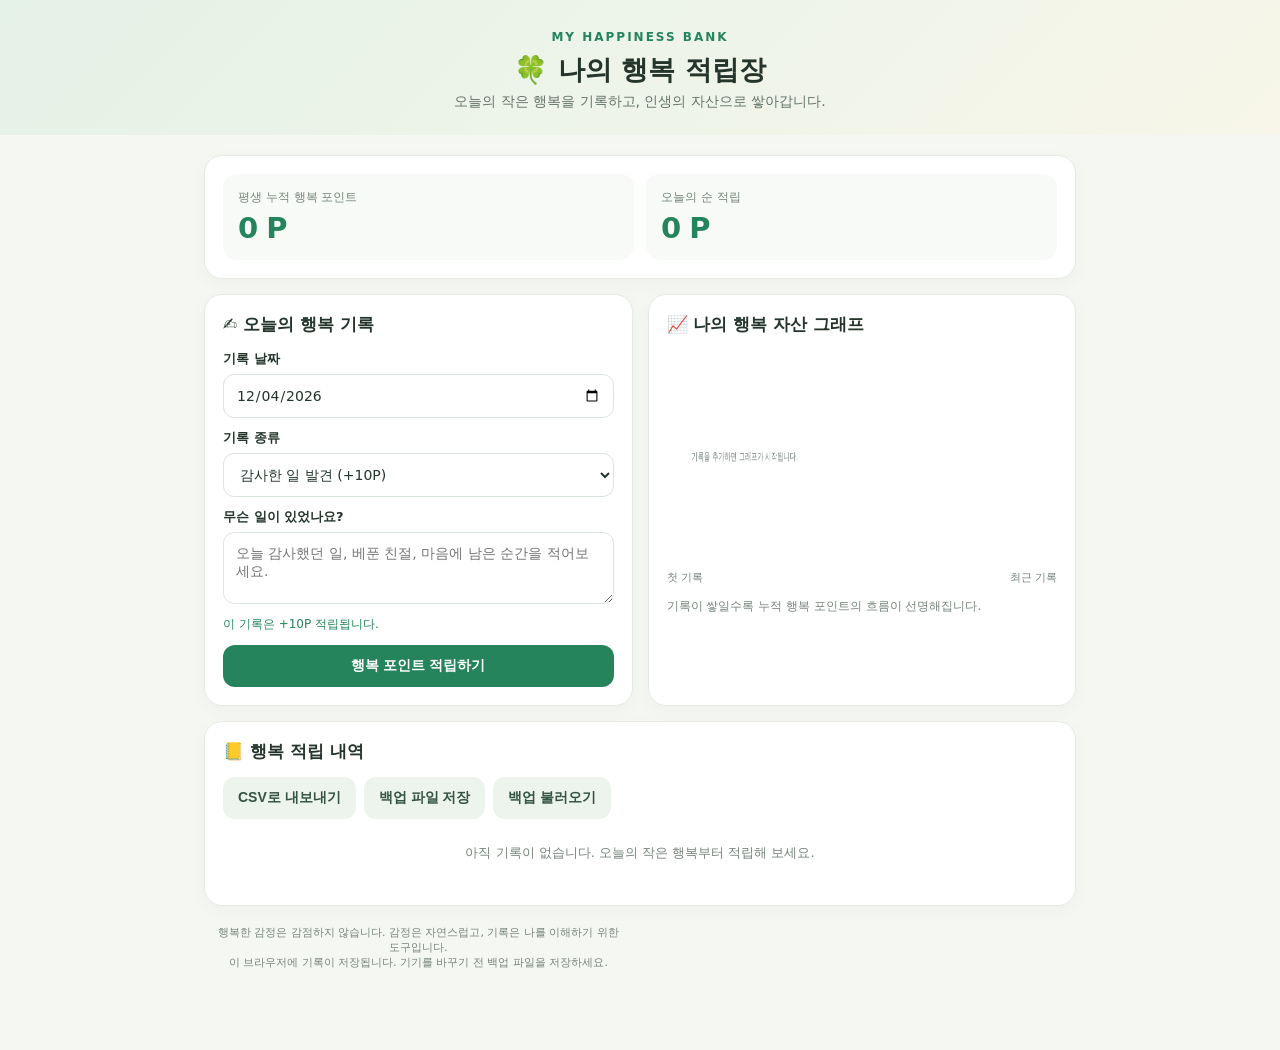
<file: happiness-ledger.html>
<!DOCTYPE html>
<html lang="ko">
<head>
<meta charset="UTF-8">
<meta name="viewport" content="width=device-width, initial-scale=1">
<meta name="theme-color" content="#f5f7f2">
<title>나의 행복 적립장</title>
<style>
:root{--bg:#f5f7f2;--card:#fff;--ink:#25352c;--muted:#77847b;--green:#25845b;--pale:#e8f4eb;--red:#c45a56;--line:#e5ebe4;--gold:#d69c37}
*{box-sizing:border-box}body{margin:0;background:var(--bg);color:var(--ink);font-family:system-ui,-apple-system,"Noto Sans KR",sans-serif}
header{padding:30px 18px 24px;background:linear-gradient(135deg,#e5f2e7,#f7f6e9);text-align:center}
header .eyebrow{font-size:12px;letter-spacing:2px;color:var(--green);font-weight:800}
h1{font-size:27px;margin:8px 0 5px}header p{margin:0;color:#64746a;font-size:14px}
main{max-width:900px;margin:20px auto;padding:0 14px 40px;display:grid;gap:15px}
.card{background:var(--card);border:1px solid var(--line);border-radius:18px;padding:18px;box-shadow:0 5px 18px #243b2a08}
.balance{display:grid;grid-template-columns:1fr 1fr;gap:12px}
.balance .tile{background:#f7faf6;border-radius:14px;padding:15px}
.label{font-size:12px;color:var(--muted)}.number{font-size:29px;font-weight:800;margin-top:5px;letter-spacing:-1px}.green{color:var(--green)}.red{color:var(--red)}
h2{font-size:17px;margin:0 0 14px}.hint{font-size:12px;color:var(--muted);line-height:1.6}
form{display:grid;gap:11px}.field{display:grid;gap:6px}.field[hidden]{display:none}label{font-size:13px;font-weight:700}
input,select,textarea{width:100%;border:1px solid #dce5dc;border-radius:11px;padding:12px;font:inherit;background:#fff;color:var(--ink);font-size:14px}
textarea{min-height:72px;resize:vertical}
.row{display:grid;grid-template-columns:1fr 1fr;gap:10px}
.points{display:flex;gap:8px;flex-wrap:wrap}.point{border:1px solid var(--line);padding:8px 11px;border-radius:10px;font-size:13px;background:#fff}
button{border:0;border-radius:12px;padding:12px 15px;background:var(--green);color:white;font-weight:750;font-size:14px;cursor:pointer}
button.secondary{background:#edf3ed;color:#345441}button.danger{background:#fff0ef;color:var(--red)}
button:active{transform:scale(.99)}
.actions{display:flex;gap:8px;flex-wrap:wrap;margin-top:12px}
.entry{display:flex;align-items:flex-start;gap:12px;padding:13px 0;border-bottom:1px solid var(--line)}.entry:last-child{border:0}
.dot{width:10px;height:10px;border-radius:50%;background:var(--green);margin-top:6px;flex:none}.dot.minus{background:var(--red)}
.entrybody{flex:1;min-width:0}.entrytitle{font-weight:700;font-size:14px}.entrymeta{font-size:12px;color:var(--muted);margin-top:4px;white-space:pre-wrap;overflow-wrap:anywhere}
.delta{font-weight:800;white-space:nowrap}.empty{color:var(--muted);text-align:center;padding:25px 5px;font-size:13px}
canvas{width:100%;height:220px;display:block}
.legend{display:flex;justify-content:space-between;font-size:11px;color:var(--muted)}
footer{text-align:center;color:var(--muted);font-size:11px;padding:4px 10px 20px}
.smallbtn{padding:6px 9px;font-size:11px;background:#f1f4f0;color:#64746a;margin-left:5px}
@media(min-width:720px){main{grid-template-columns:1fr 1fr}.wide{grid-column:1/-1}.balance{grid-column:1/-1}}
</style>
</head>
<body>
<header>
  <div class="eyebrow">MY HAPPINESS BANK</div>
  <h1>🍀 나의 행복 적립장</h1>
  <p>오늘의 작은 행복을 기록하고, 인생의 자산으로 쌓아갑니다.</p>
</header>
<main>
  <section class="card balance">
    <div class="tile"><div class="label">평생 누적 행복 포인트</div><div class="number green" id="balance">0 P</div></div>
    <div class="tile"><div class="label">오늘의 순 적립</div><div class="number" id="today">0 P</div></div>
  </section>

  <section class="card">
    <h2>✍️ 오늘의 행복 기록</h2>
    <form id="entryForm">
      <div class="field"><label for="date">기록 날짜</label><input id="date" type="date" required></div>
      <div class="field"><label for="kind">기록 종류</label>
        <select id="kind">
          <option value="감사한 일" data-points="10">감사한 일 발견 (+10P)</option>
          <option value="친절 베풀기" data-points="20">타인에게 친절 베풀기 (+20P)</option>
          <option value="미소와 배려" data-points="10">먼저 미소 짓기·배려하기 (+10P)</option>
          <option value="사랑 표현" data-points="20">가족·친구에게 사랑 표현 (+20P)</option>
          <option value="배움과 성장" data-points="10">새로운 것 배우기 (+10P)</option>
          <option value="도움받기" data-points="10">누군가에게 도움받기 (+10P)</option>
          <option value="감정 조절" data-points="10">화가 났지만 감정을 잘 다스림 (+10P)</option>
          <option value="상처 주는 행동" data-points="-20">타인에게 상처 주는 행동 (-20P)</option>
          <option value="감정에 휘둘린 행동" data-points="-10">감정에 휘둘려 후회한 행동 (-10P)</option>
          <option value="직접 입력" data-points="0">직접 포인트 입력</option>
        </select>
      </div>
      <div class="field" id="customWrap" hidden><label for="customPoints">직접 입력할 포인트 (+/-)</label><input id="customPoints" type="number" step="5" value="10"></div>
      <div class="field"><label for="memo">무슨 일이 있었나요?</label><textarea id="memo" placeholder="오늘 감사했던 일, 베푼 친절, 마음에 남은 순간을 적어보세요." required></textarea></div>
      <div class="hint" id="pointPreview">이 기록은 +10P 적립됩니다.</div>
      <button type="submit">행복 포인트 적립하기</button>
    </form>
  </section>

  <section class="card">
    <h2>📈 나의 행복 자산 그래프</h2>
    <canvas id="chart" width="760" height="250" aria-label="날짜별 누적 행복 포인트 그래프"></canvas>
    <div class="legend"><span>첫 기록</span><span>최근 기록</span></div>
    <p class="hint">기록이 쌓일수록 누적 행복 포인트의 흐름이 선명해집니다.</p>
  </section>

  <section class="card wide">
    <h2>📒 행복 적립 내역</h2>
    <div class="actions">
      <button class="secondary" id="exportBtn" type="button">CSV로 내보내기</button>
      <button class="secondary" id="backupBtn" type="button">백업 파일 저장</button>
      <button class="secondary" id="importBtn" type="button">백업 불러오기</button>
      <input id="importFile" type="file" accept=".json,application/json" hidden>
    </div>
    <div id="entries"><div class="empty">아직 기록이 없습니다. 오늘의 작은 행복부터 적립해 보세요.</div></div>
  </section>
  <footer>행복한 감정은 감점하지 않습니다. 감정은 자연스럽고, 기록은 나를 이해하기 위한 도구입니다.<br>이 브라우저에 기록이 저장됩니다. 기기를 바꾸기 전 백업 파일을 저장하세요.</footer>
</main>
<script>
const $=id=>document.getElementById(id);
const KEY='happiness-ledger-v1';
let records=[];
try{records=JSON.parse(localStorage.getItem(KEY)||'[]');if(!Array.isArray(records))records=[]}catch(e){records=[]}
const todayISO=()=>{const d=new Date();return `${d.getFullYear()}-${String(d.getMonth()+1).padStart(2,'0')}-${String(d.getDate()).padStart(2,'0')}`};
$('date').value=todayISO();
function save(){localStorage.setItem(KEY,JSON.stringify(records));render()}
function pointsForForm(){const opt=$('kind').selectedOptions[0];return opt.value==='直接入力'||opt.value==='직접 입력'?Number($('customPoints').value||0):Number(opt.dataset.points)}
function updatePreview(){
 const custom=$('kind').value==='직접 입력';$('customWrap').hidden=!custom;
 const p=pointsForForm();$('pointPreview').textContent=`이 기록은 ${p>0?'+':''}${p}P ${p>=0?'적립':'차감'}됩니다.`;
 $('pointPreview').style.color=p<0?'#c45a56':'#25845b';
}
$('kind').addEventListener('change',updatePreview);$('customPoints').addEventListener('input',updatePreview);updatePreview();
$('entryForm').addEventListener('submit',e=>{
 e.preventDefault();const memo=$('memo').value.trim();if(!memo)return;
 records.push({id:Date.now()+Math.random(),date:$('date').value,kind:$('kind').value,points:pointsForForm(),memo});
 records.sort((a,b)=>a.date.localeCompare(b.date));$('memo').value='';save();
});
function fmt(n){return `${n>0?'+':''}${n.toLocaleString('ko-KR')} P`}
function render(){
 const total=records.reduce((s,r)=>s+Number(r.points),0);
 const day=records.filter(r=>r.date===todayISO()).reduce((s,r)=>s+Number(r.points),0);
 $('balance').textContent=`${total.toLocaleString('ko-KR')} P`;
 $('today').textContent=fmt(day);$('today').className='number '+(day<0?'red':'green');
 const list=[...records].sort((a,b)=>b.date.localeCompare(a.date)||b.id-a.id);
 $('entries').innerHTML=list.length?list.map(r=>`<div class="entry"><span class="dot ${r.points<0?'minus':''}"></span><div class="entrybody"><div class="entrytitle">${escapeHTML(r.kind)} <button class="smallbtn" onclick="removeEntry('${r.id}')">삭제</button></div><div class="entrymeta">${escapeHTML(r.date)} · ${escapeHTML(r.memo)}</div></div><div class="delta ${r.points<0?'red':'green'}">${fmt(Number(r.points))}</div></div>`).join(''):'<div class="empty">아직 기록이 없습니다. 오늘의 작은 행복부터 적립해 보세요.</div>';
 drawChart();
}
function escapeHTML(s){return String(s).replace(/[&<>"']/g,c=>({'&':'&amp;','<':'&lt;','>':'&gt;','"':'&quot;',"'":'&#39;'}[c]))}
window.removeEntry=id=>{if(confirm('이 기록을 삭제할까요?')){records=records.filter(r=>String(r.id)!==String(id));save()}};
function drawChart(){
 const c=$('chart'),ctx=c.getContext('2d'),w=c.width,h=c.height,pad={l:48,r:16,t:16,b:30};
 ctx.clearRect(0,0,w,h);ctx.font='12px system-ui';ctx.strokeStyle='#e5ebe4';ctx.fillStyle='#77847b';ctx.lineWidth=1;
 if(!records.length){ctx.fillText('기록을 추가하면 그래프가 시작됩니다.',pad.l, h/2);return}
 const sorted=[...records].sort((a,b)=>a.date.localeCompare(b.date)||a.id-b.id);
 let running=0;const daily=new Map();sorted.forEach(r=>{running+=Number(r.points);daily.set(r.date,running)});
 const vals=[...daily.entries()],min=Math.min(0,...vals.map(v=>v[1])),max=Math.max(10,...vals.map(v=>v[1])),range=max-min||1;
 const x=i=>pad.l+(vals.length===1?0:i*(w-pad.l-pad.r)/(vals.length-1));
 const y=v=>h-pad.b-(v-min)*(h-pad.t-pad.b)/range;
 for(let i=0;i<=4;i++){let yy=pad.t+i*(h-pad.t-pad.b)/4;ctx.beginPath();ctx.moveTo(pad.l,yy);ctx.lineTo(w-pad.r,yy);ctx.stroke();ctx.fillText(Math.round(max-(max-min)*i/4),5,yy+4)}
 ctx.beginPath();vals.forEach((v,i)=>i?ctx.lineTo(x(i),y(v[1])):ctx.moveTo(x(i),y(v[1])));ctx.strokeStyle='#25845b';ctx.lineWidth=3;ctx.stroke();
 vals.forEach((v,i)=>{ctx.beginPath();ctx.arc(x(i),y(v[1]),4,0,Math.PI*2);ctx.fillStyle='#25845b';ctx.fill()});
 ctx.fillStyle='#77847b';ctx.fillText(vals[0][0],pad.l,h-7);const last=vals[vals.length-1][0];ctx.textAlign='right';ctx.fillText(last,w-pad.r,h-7);ctx.textAlign='left';
}
$('exportBtn').onclick=()=>{
 const rows=[['날짜','종류','포인트','기록'],...records.map(r=>[r.date,r.kind,r.points,r.memo])];
 const csv='\uFEFF'+rows.map(row=>row.map(v=>'"'+String(v).replace(/"/g,'""')+'"').join(',')).join('\n');
 download(new Blob([csv],{type:'text/csv;charset=utf-8'}),'행복적립장.csv');
};
$('backupBtn').onclick=()=>download(new Blob([JSON.stringify(records,null,2)],{type:'application/json'}),'행복적립장_백업.json');
$('importBtn').onclick=()=>$('importFile').click();
$('importFile').onchange=async e=>{
 const file=e.target.files[0];if(!file)return;
 try{const data=JSON.parse(await file.text());if(!Array.isArray(data)||!data.every(r=>r.date&&Number.isFinite(Number(r.points))&&typeof r.memo==='string'))throw Error();
 if(confirm('현재 기록을 백업 파일의 기록으로 교체할까요?')){records=data;save();alert('백업을 불러왔습니다.')}
 }catch(err){alert('올바른 행복 적립장 백업 파일이 아닙니다.')}e.target.value='';
};
function download(blob,name){const a=document.createElement('a');const url=URL.createObjectURL(blob);a.href=url;a.download=name;a.click();URL.revokeObjectURL(url)}
render();
</script>
</body>
</html>
</file>
<file: styles.css>
@import url("https://fonts.googleapis.com/css2?family=DM+Sans:wght@400;500;600&family=Noto+Serif+KR:wght@400;500;600;700&display=swap");

:root {
  color-scheme: light;
  font-family: "DM Sans", "Noto Sans KR", sans-serif;
  color: #242a25;
  background: #f5f3ee;
  font-synthesis: none;
  text-rendering: optimizeLegibility;
  -webkit-font-smoothing: antialiased;
  -moz-osx-font-smoothing: grayscale;
  font-optical-sizing: auto;
  font-weight: 400;

  --ink: #242a25;
  --muted: #898c83;
  --green: #537465;
  --paper: #fffefa;
  --serif: "Noto Serif KR", "Batang", serif;
}

* {
  box-sizing: border-box;
}

body {
  min-width: 320px;
  min-height: 100vh;
  margin: 0;
  background:
    radial-gradient(ellipse at 50% 46%, rgb(255 255 255 / 55%), transparent 58%),
    #f5f3ee;
}

button,
a {
  font: inherit;
}

.page {
  display: flex;
  min-height: 100vh;
  flex-direction: column;
  padding: 0 clamp(24px, 7.2vw, 112px);
}

.topbar {
  display: flex;
  min-height: 90px;
  align-items: center;
  justify-content: space-between;
  border-bottom: 1px solid #e7e5df;
}

.wordmark {
  display: inline-flex;
  align-items: center;
  gap: 9px;
  color: var(--ink);
  font-size: 15px;
  font-weight: 600;
  letter-spacing: -0.04em;
  text-decoration: none;
}

.wordmark-mark {
  color: var(--green);
  font-family: var(--serif);
  font-size: 27px;
  line-height: 1;
}

.topbar-note {
  color: #a4a49c;
  font-size: 9px;
  letter-spacing: 0.18em;
}

.quote-section {
  display: flex;
  width: min(100%, 720px);
  flex: 1;
  flex-direction: column;
  align-items: center;
  justify-content: center;
  align-self: center;
  padding: 80px 0 94px;
}

.date-line {
  display: flex;
  flex-wrap: wrap;
  align-items: center;
  justify-content: center;
  gap: 9px;
  color: var(--green);
  font-size: 12px;
  letter-spacing: 0.025em;
}

.date-separator {
  color: #b0b2aa;
}

.date-line [lang="ja"] {
  color: #81867d;
}

.date-dot {
  width: 6px;
  height: 6px;
  border-radius: 50%;
  background: #7f9a87;
}

.eyebrow {
  display: grid;
  gap: 7px;
  margin: 32px 0 19px;
  color: #94968e;
  font-size: 12px;
  letter-spacing: 0.04em;
  text-align: center;
}

.eyebrow [lang="ja"] {
  font-size: 11px;
}

.quote-card {
  position: relative;
  width: 100%;
  padding: 54px clamp(28px, 7vw, 83px) 48px;
  border: 1px solid #eeece5;
  border-radius: 5px;
  background: rgb(255 254 250 / 90%);
  box-shadow: 0 20px 60px rgb(52 57 47 / 5%);
  text-align: center;
}

.quote-mark {
  display: block;
  height: 42px;
  color: #9db1a0;
  font-family: Georgia, serif;
  font-size: 68px;
  line-height: 1;
}

blockquote {
  margin: 21px 0 32px;
  color: #303832;
  font-family: var(--serif);
  font-size: clamp(22px, 4vw, 34px);
  font-weight: 500;
  letter-spacing: -0.065em;
  line-height: 1.75;
  word-break: keep-all;
  overflow-wrap: anywhere;
}

.quote-translation {
  margin: 0;
  padding-top: 19px;
  border-top: 1px solid #eeece5;
  color: #777d75;
  font-family: var(--serif);
  font-size: clamp(16px, 2.5vw, 20px);
  font-weight: 400;
  letter-spacing: 0;
  line-height: 1.8;
  overflow-wrap: anywhere;
}

.quote-footer {
  display: flex;
  align-items: center;
  justify-content: center;
  gap: 11px;
  color: #777d75;
  font-size: 13px;
  font-style: normal;
  flex-wrap: wrap;
}

.quote-footer cite {
  font-style: normal;
}

.author-separator {
  color: #b0b2aa;
}

.author-rule {
  width: 18px;
  height: 1px;
  background: #a6b0a5;
}

.card-actions {
  display: flex;
  width: 100%;
  align-items: center;
  justify-content: space-between;
  margin-top: 21px;
}

.copy-button {
  display: inline-flex;
  min-height: 44px;
  align-items: center;
  gap: 9px;
  padding: 0 14px;
  border: 1px solid #e4e6df;
  border-radius: 4px;
  background: transparent;
  color: #526357;
  cursor: pointer;
  font-size: 12px;
  transition: background-color 160ms ease, border-color 160ms ease;
}

.copy-button:hover {
  border-color: #bfcdc1;
  background: #eeefe9;
}

.copy-button:focus-visible,
.wordmark:focus-visible {
  outline: 2px solid #537465;
  outline-offset: 3px;
}

.copy-button svg {
  width: 17px;
  height: 17px;
  stroke: currentColor;
  stroke-linecap: round;
  stroke-linejoin: round;
  stroke-width: 1.4;
}

.daily-note {
  color: #a0a198;
  font-size: 11px;
  text-align: right;
}

.copy-status {
  min-height: 20px;
  margin: 9px 0 0;
  color: var(--green);
  font-size: 12px;
}

.copy-fallback {
  width: 100%;
  min-height: 68px;
  margin-top: 6px;
  padding: 10px 12px;
  border: 1px solid #dfe4dc;
  border-radius: 4px;
  background: var(--paper);
  color: #526357;
  font: inherit;
  font-size: 12px;
  line-height: 1.6;
  resize: vertical;
}

.copy-fallback:focus {
  outline: 2px solid #537465;
  outline-offset: 2px;
}

.page-footer {
  display: flex;
  min-height: 65px;
  align-items: center;
  justify-content: center;
  gap: 9px;
  border-top: 1px solid #e7e5df;
  color: #999b93;
  font-size: 11px;
  letter-spacing: 0.025em;
}

.footer-sparkle {
  color: #93a895;
  font-size: 13px;
}

.visually-hidden {
  position: absolute;
  width: 1px;
  height: 1px;
  overflow: hidden;
  clip: rect(0, 0, 0, 0);
  white-space: nowrap;
  clip-path: inset(50%);
}

@media (max-width: 560px) {
  .page {
    padding-right: 22px;
    padding-left: 22px;
  }

  .topbar {
    min-height: 72px;
  }

  .topbar-note {
    font-size: 8px;
    letter-spacing: 0.12em;
  }

  .quote-section {
    padding-top: 65px;
    padding-bottom: 68px;
  }

  .eyebrow {
    margin-top: 27px;
  }

  .quote-card {
    padding: 43px 22px 39px;
  }

  blockquote {
    margin-top: 16px;
  }

  .daily-note {
    font-size: 10px;
    max-width: 46%;
  }
}

@media (prefers-reduced-motion: reduce) {
  *,
  *::before,
  *::after {
    scroll-behavior: auto !important;
    transition-duration: 0.01ms !important;
  }
}
</file>
